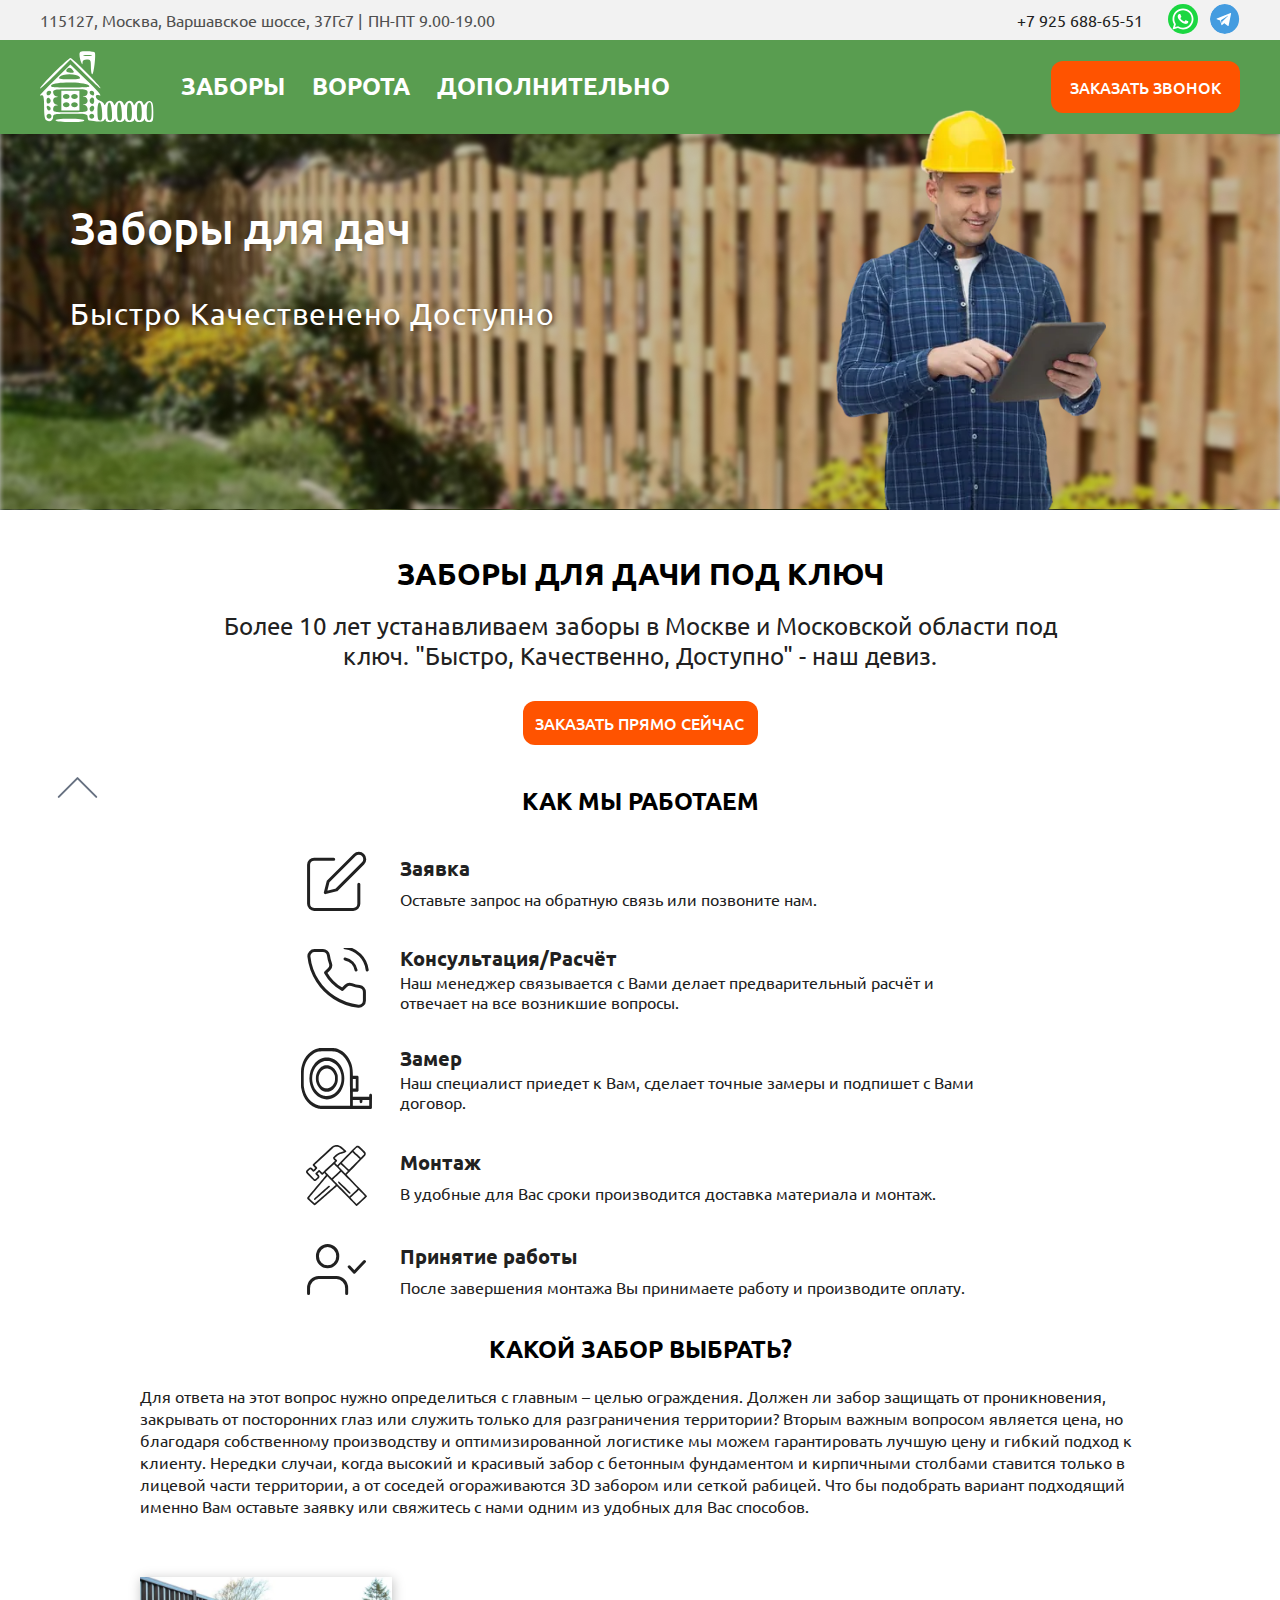
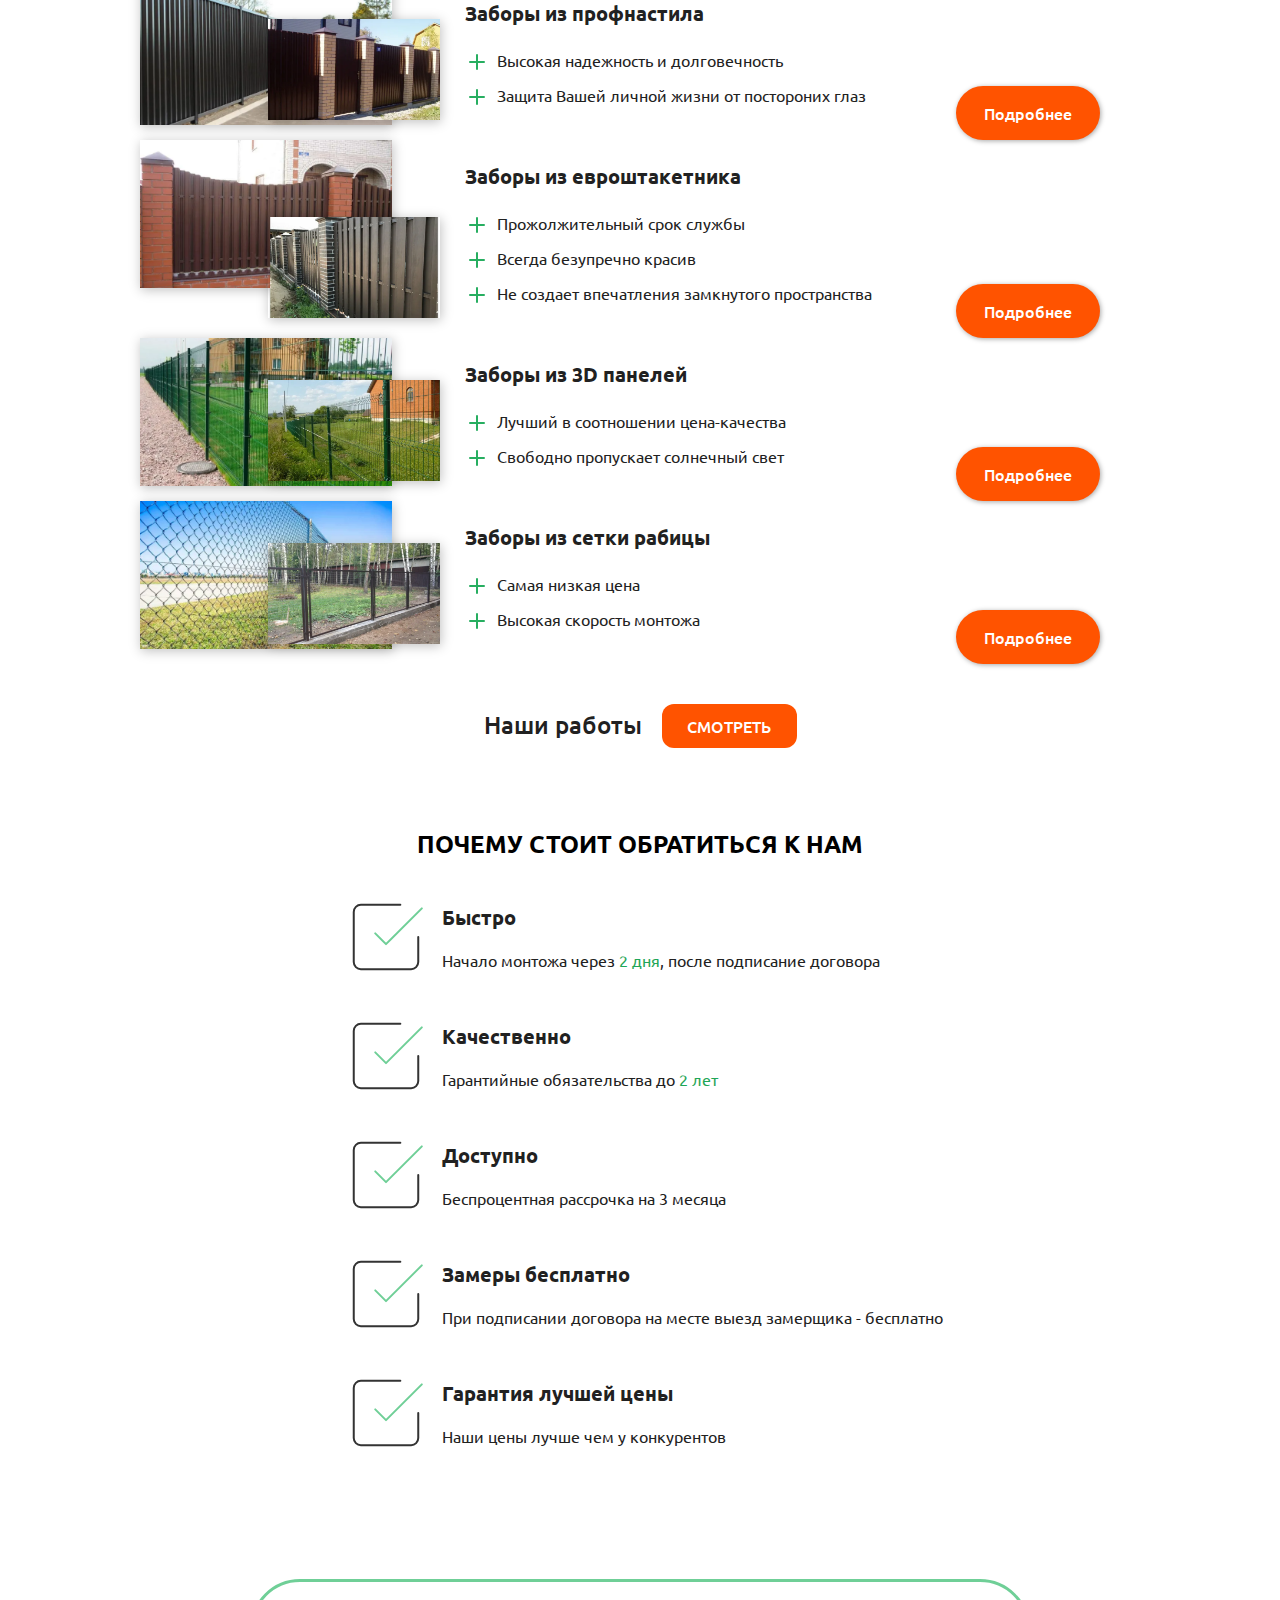
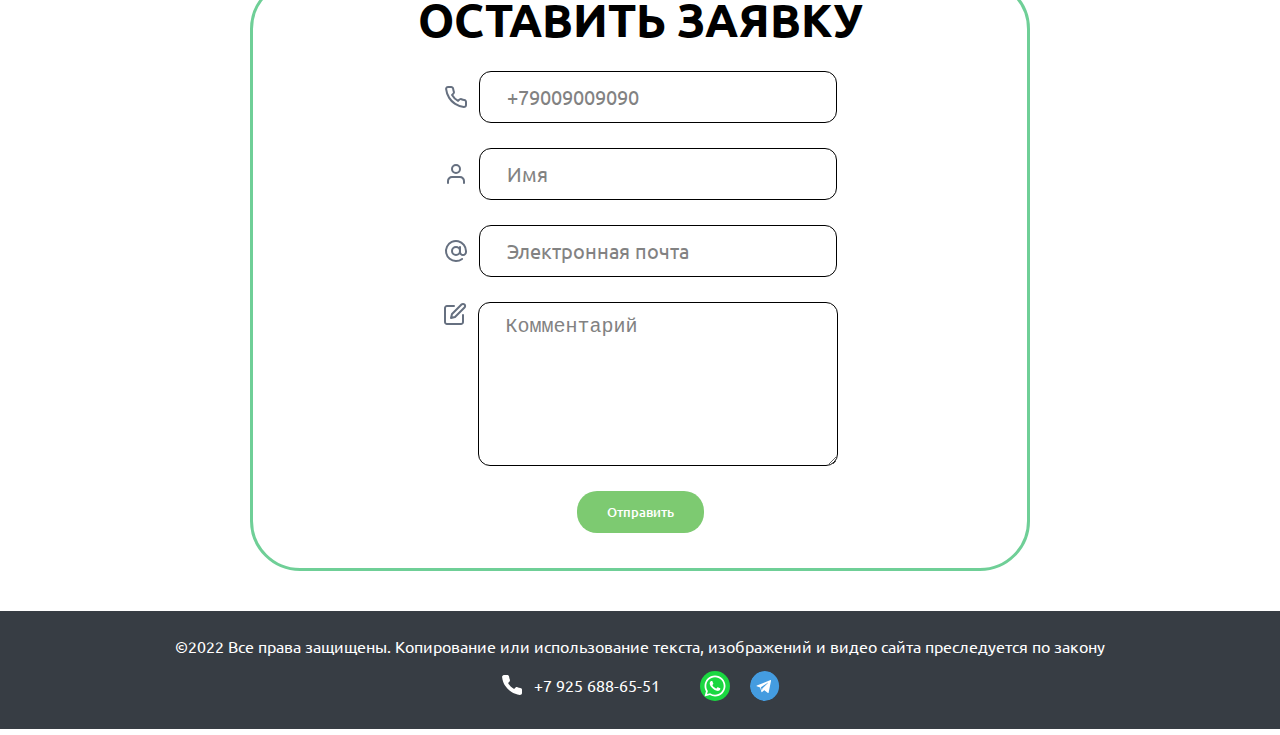
<file: index.html>
<!DOCTYPE html><html><head>    <meta charset="UTF-8">    <meta name="viewport" content="width=device-width, initial-scale=1.0">    <meta name="description" content="ЗаборыДляДач">    <link rel="icon" href="favicon.ico"><link rel="icon" href="images/icons/favicon.svg" type="image/svg+xml">    <title>ЗаборыДляДач</title>    <link rel="stylesheet" href="style/index.css"></head><body>    <div class="wrapper" id="top">        <header class="header">    <div class="header__line_info">    <div class="header__line_info__item">        <span>115127, Москва, Варшавское шоссе, 37Гс7</span>        <span style="padding: 0 2px">        <span style="padding: 0 2px">|</span>         <span>ПН-ПТ 9.00-19.00</span>    </div>    <div class="header__line_info__item">        <a class="mob__phone" data-phone="79256886551">            +7 925 688-65-51        </a>        <span class="header__line_info__network">            <a href="#">                <svg width="40" height="40" viewBox="0 0 40 40" fill="none" xmlns="http://www.w3.org/2000/svg">                    <path d="M40 0H0V40H40V0Z" fill="#1BD741"/>                    <path d="M6.01172 34.0039L7.97103 27.045C6.71108 24.9045 6.0477 22.4692 6.0477 19.9673C6.0477 12.2641 12.3147 5.99707 20.018 5.99707C27.7212 5.99707 33.9881 12.2641 33.9881 19.9673C33.9881 27.6706 27.7212 33.9376 20.018 33.9376C17.6177 33.9376 15.2674 33.3232 13.1881 32.1565L6.01172 34.0039ZM13.555 29.615L13.9826 29.8761C15.7955 30.9828 17.8825 31.5678 20.018 31.5678C26.4145 31.5678 31.6183 26.3638 31.6183 19.9673C31.6183 13.5708 26.4145 8.36689 20.018 8.36689C13.6215 8.36689 8.41752 13.5708 8.41752 19.9673C8.41752 22.1961 9.05097 24.3604 10.2492 26.2264L10.5372 26.6748L9.4089 30.6822L13.555 29.615Z" fill="white"/>                    <path d="M16.0939 13.4651L15.1874 13.4157C14.9026 13.4002 14.6233 13.4953 14.4081 13.6823C13.9687 14.0639 13.266 14.8017 13.0501 15.7631C12.7283 17.1967 13.2257 18.9521 14.513 20.7076C15.8004 22.463 18.1994 25.2716 22.4416 26.4712C23.8087 26.8578 24.884 26.5972 25.7137 26.0664C26.3709 25.6461 26.8239 24.9714 26.9871 24.2087L27.1319 23.5326C27.1779 23.3178 27.0688 23.0998 26.8692 23.0078L23.8055 21.5956C23.6066 21.504 23.3708 21.5619 23.237 21.7353L22.0343 23.2944C21.9435 23.4122 21.7879 23.4589 21.6475 23.4096C20.8238 23.1201 18.0648 21.9646 16.551 19.0485C16.4853 18.922 16.5016 18.7685 16.5948 18.6606L17.7442 17.3309C17.8617 17.1951 17.8913 17.0042 17.8208 16.8392L16.5002 13.7496C16.4298 13.5851 16.2723 13.4749 16.0939 13.4651Z" fill="white"/>                </svg>                          </a>            <a href="#">                <svg width="22" height="22" viewBox="0 0 22 22" fill="none" xmlns="http://www.w3.org/2000/svg">                    <ellipse cx="10.6721" cy="11" rx="10.6721" ry="11" fill="#449CE0"/>                    <path d="M4.98987 11.2063L7.44344 12.1493L8.39991 15.3212C8.44149 15.5355 8.69101 15.5784 8.85735 15.4498L10.2297 14.2925C10.3544 14.1639 10.5624 14.1639 10.7287 14.2925L13.1823 16.1356C13.3486 16.2642 13.5981 16.1785 13.6397 15.9642L15.4695 6.96285C15.5111 6.74853 15.3031 6.53421 15.0952 6.61994L4.98987 10.6491C4.74036 10.7348 4.74036 11.1206 4.98987 11.2063ZM8.27515 11.6778L13.0991 8.63452C13.1823 8.59166 13.2654 8.72025 13.1823 8.76311L9.23162 12.578C9.10686 12.7066 8.9821 12.878 8.9821 13.0923L8.85735 14.121C8.85735 14.2496 8.64942 14.2925 8.60783 14.121L8.1088 12.2351C7.98404 12.0207 8.06722 11.7636 8.27515 11.6778Z" fill="white"/>                </svg>            </a>        </span>    </div></div>    <div class="menu--fixed">    <nav class="header__navbar">        <div class="menu__item--logo mob-logo hidden">            <a href="index" style="display: block;">                <svg class="logotip" width="99" height="62" viewBox="0 0 99 62" fill="#fff" xmlns="http://www.w3.org/2000/svg">    <path fill-rule="evenodd" clip-rule="evenodd" d="M34.7285 6.20215C34.502 5.14062 34.3496 4.06543 34.3232 3.21387C34.2354 0.348633 34.9102 0 40.5566 0C44.04 0 47.2002 0.50293 47.5801 1.11816C48.7061 2.94531 46.7686 20 45.4336 20C44.7588 20 44.2061 17.1074 44.2061 13.5713C44.2061 7.66699 43.915 7.14258 40.6406 7.14258C38.2334 7.14258 37.043 7.95605 36.9756 9.64258C36.8906 11.7803 36.6982 11.7285 35.6494 9.28613C35.2998 8.47168 34.9717 7.34473 34.7285 6.20215ZM38.1455 3.86523C39.9092 4.20605 42.7988 4.20605 44.5625 3.86523C46.3262 3.52441 44.8828 3.24609 41.3535 3.24609C37.8242 3.24609 36.3818 3.52441 38.1455 3.86523ZM0 32.1426C0 31.3887 5.60156 25.1328 12.4473 18.2432C19.2939 11.3516 25.5635 5.71387 26.3809 5.71387C28.2812 5.71387 53.5645 31.0996 52.6133 32.0527C52.2217 32.4453 46.1709 27.001 39.1689 19.9541L26.4375 7.13965L13.2188 20.3271C5.94727 27.5801 0 32.8975 0 32.1426ZM0 38.0596C0 37.7803 5.93066 31.7031 13.1807 24.5576L26.3613 11.5645L39.3721 23.9961C52.0859 36.1455 54.9434 39.7158 50.623 38.0547C49.3096 37.5498 48.4834 38.0576 48.4834 39.3652C48.4834 40.5381 50.0879 42.1104 52.0488 42.8574C54.0098 43.6045 55.6338 45.0342 55.6562 46.0361C55.6826 47.0957 56.3086 46.8115 57.1543 45.3574C58.9746 42.2256 62.5498 42.1172 63.7139 45.1553C64.5234 47.2695 64.6992 47.2695 65.8799 45.1553C67.5322 42.1953 71.1357 42.1953 72.2695 45.1553C73.0791 47.2695 73.2549 47.2695 74.4355 45.1553C76.0889 42.1953 79.6924 42.1953 80.8252 45.1553C81.6357 47.2695 81.8105 47.2695 82.9912 45.1553C84.6172 42.2441 88.2422 42.1797 89.3389 45.041C90.0703 46.9531 90.3965 46.9229 91.9395 44.8096C92.9912 43.3701 94.6523 42.7568 96.0479 43.2939C97.8662 43.9932 98.3936 46.1348 98.3936 52.8125C98.3936 61.0498 98.2373 61.4287 94.8291 61.4287C92.8682 61.4287 91.2129 60.626 91.1514 59.6426C91.0615 58.2139 90.8945 58.2139 90.3203 59.6426C89.9238 60.626 88.0498 61.4287 86.1543 61.4287C84.2598 61.4287 82.6562 60.626 82.5957 59.6426C82.5059 58.2139 82.3389 58.2139 81.7637 59.6426C80.8271 61.9688 74.1865 61.9688 74.0391 59.6426C73.9492 58.2139 73.7822 58.2139 73.208 59.6426C72.8115 60.626 70.9375 61.4287 69.043 61.4287C67.1475 61.4287 65.5449 60.626 65.4834 59.6426C65.3936 58.2139 65.2266 58.2139 64.6523 59.6426C63.7148 61.9697 57.0469 61.9697 57.0186 59.6426C57.001 58.2646 56.7295 58.2783 55.8252 59.707C55.0576 60.917 52.7246 61.3232 49.0732 60.8799C46.0039 60.5088 43.0127 60.1572 42.4238 60.1016C41.834 60.0459 41.3535 58.7139 41.3535 57.1426C41.3535 54.4668 40.4023 54.2861 26.3809 54.2861C12.6396 54.2861 11.4082 54.5088 11.4082 56.9902C11.4082 60.1787 8.41602 61.6797 5.57422 59.9189C4.14355 59.0303 3.56445 55.6758 3.56445 48.2646C3.56445 40.7002 3.07715 37.9541 1.78223 38.2139C0.802734 38.4102 0 38.3418 0 38.0596ZM26.5547 18.5713C29.7178 18.5713 30.0215 18.2402 28.5195 16.4287C26.5879 14.0967 25.2432 13.7598 23.7666 15.2383C21.8008 17.209 22.9395 18.5713 26.5547 18.5713ZM25.668 24.2861C34.6904 24.2861 35.7734 24.0146 34.2236 22.1426C33.1016 20.7881 29.9561 20 25.668 20C21.3799 20 18.2344 20.7881 17.1113 22.1426C15.5615 24.0146 16.6455 24.2861 25.668 24.2861ZM26.4795 31.4287C42.8516 31.4287 44.4629 31.21 41.9824 29.3311C37.9971 26.3096 12.4756 26.2744 9.98145 29.2861C8.41895 31.1719 10.3984 31.4287 26.4795 31.4287ZM38.8584 38.7373C40.3486 38.6387 41.3535 37.4199 41.3535 35.7139C41.3535 33.0381 40.4023 32.8574 26.3809 32.8574C12.5488 32.8574 11.4082 33.0674 11.4082 35.6104C11.4082 37.123 12.5312 38.6553 13.9033 39.0156C16.2803 39.6367 16.2803 39.6768 13.9033 39.834C13.1455 39.8848 12.5 40.2383 12.0557 40.793C11.6465 41.3037 11.4082 41.9834 11.4082 42.7529C11.4082 44.2656 12.5312 45.7988 13.9033 46.1582C16.2803 46.7803 16.2803 46.8203 13.9033 46.9775C12.4131 47.0762 11.4082 48.2939 11.4082 50C11.4082 52.6758 12.3594 52.8574 26.3809 52.8574C40.2129 52.8574 41.3535 52.6475 41.3535 50.1045C41.3535 48.5918 40.2305 47.0586 38.8584 46.6982C37.917 46.4521 37.3486 46.2979 37.1533 46.1904C36.8545 46.0273 37.4229 45.9746 38.8584 45.8799C40.3145 45.7832 41.3535 44.5674 41.3535 42.9619C41.3535 41.4482 40.2305 39.916 38.8584 39.5557C37.9609 39.3213 37.4023 39.1699 37.1826 39.0635C36.8203 38.8877 37.3789 38.835 38.8584 38.7373ZM5.7041 36.5469C5.7041 39.0703 8.77441 38.6318 9.65527 35.9824C9.96582 35.0488 9.20312 34.2861 7.96094 34.2861C6.71875 34.2861 5.7041 35.3027 5.7041 36.5469ZM18.5381 51.4287V42.8574V34.2861H26.3809H34.2236V42.8574V51.4287H26.3809H18.5381ZM45.3652 38.2441C46.2959 38.5557 47.0576 37.791 47.0576 36.5469C47.0576 35.3027 46.043 34.2861 44.8008 34.2861C42.2822 34.2861 42.7197 37.3613 45.3652 38.2441ZM22.8154 41.4287C24.4004 41.4287 25.668 40.4756 25.668 39.2861C25.668 38.0957 24.4004 37.1426 22.8154 37.1426C21.2314 37.1426 19.9639 38.0957 19.9639 39.2861C19.9639 40.4756 21.2314 41.4287 22.8154 41.4287ZM29.9463 41.4287C31.5303 41.4287 32.7979 40.4756 32.7979 39.2861C32.7979 38.0957 31.5303 37.1426 29.9463 37.1426C28.3613 37.1426 27.0938 38.0957 27.0938 39.2861C27.0938 40.4756 28.3613 41.4287 29.9463 41.4287ZM7.48633 45.3574C8.46777 45.0303 9.26855 43.9043 9.26855 42.8574C9.26855 41.8096 8.46777 40.6846 7.48633 40.3574C6.42578 40.0029 5.7041 41.0156 5.7041 42.8574C5.7041 44.6982 6.42578 45.7119 7.48633 45.3574ZM45.7158 45.7139C46.4551 45.7139 47.0576 44.4287 47.0576 42.8574C47.0576 39.8447 44.9834 39.0127 43.4932 41.4287C42.4531 43.1143 43.8027 45.7139 45.7158 45.7139ZM22.8154 48.5713C24.4004 48.5713 25.668 47.6182 25.668 46.4287C25.668 45.2383 24.4004 44.2861 22.8154 44.2861C21.2314 44.2861 19.9639 45.2383 19.9639 46.4287C19.9639 47.6182 21.2314 48.5713 22.8154 48.5713ZM29.9463 48.5713C31.5303 48.5713 32.7979 47.6182 32.7979 46.4287C32.7979 45.2383 31.5303 44.2861 29.9463 44.2861C28.3613 44.2861 27.0938 45.2383 27.0938 46.4287C27.0938 47.6182 28.3613 48.5713 29.9463 48.5713ZM52.123 60C53.8945 60 54.251 58.5225 53.9053 52.6133C53.2881 42.0312 49.9102 41.5332 49.9102 52.0244C49.9102 58.2812 50.3877 60 52.123 60ZM60.6787 60C62.4502 60 62.8066 58.5225 62.4619 52.6133C61.8438 42.0312 58.4658 41.5332 58.4658 52.0244C58.4658 58.2812 58.9434 60 60.6787 60ZM69.2354 60C71.0059 60 71.3623 58.5225 71.0176 52.6133C70.4004 42.0312 67.0215 41.5332 67.0215 52.0244C67.0215 58.2812 67.5 60 69.2354 60ZM77.7168 60C79.3301 60 79.8555 58.2627 79.8555 52.9414C79.8555 46.2695 78.5244 43.2383 76.4893 45.2773C75.9883 45.7803 75.5781 49.2969 75.5781 53.0957C75.5781 58.2803 76.1113 60 77.7168 60ZM86.2725 60C87.8857 60 88.4121 58.2627 88.4121 52.9414C88.4121 46.2695 87.0801 43.2383 85.0449 45.2773C84.7861 45.5381 84.5508 46.6074 84.3848 48.1064C84.2295 49.501 84.1338 51.2656 84.1338 53.0957C84.1338 58.2803 84.667 60 86.2725 60ZM94.8291 60C96.4717 60 96.9678 58.1738 96.9678 52.1426C96.9678 44.8643 96.0068 42.8682 93.6406 45.2383C93.1182 45.7617 92.6904 49.2969 92.6904 53.0957C92.6904 58.2803 93.2236 60 94.8291 60ZM5.92383 49.1973C6.47852 51.874 9.26855 52.3457 9.26855 49.7617C9.26855 48.8457 8.40625 47.8076 7.34961 47.4541C6.15039 47.0547 5.61719 47.707 5.92383 49.1973ZM46.8818 50.3301C46.9941 49.96 47.0576 49.5723 47.0576 49.2012C47.0576 46.8447 44.8047 46.4453 43.4932 48.5713C42.3291 50.457 44.0352 53.1318 45.7305 52.0811C46.2217 51.7773 46.6523 51.0918 46.8818 50.3301ZM7.84277 58.5713C9.01953 58.5713 9.98145 57.6074 9.98145 56.4287C9.98145 55.25 9.01953 54.2861 7.84277 54.2861C6.66602 54.2861 5.7041 55.25 5.7041 56.4287C5.7041 57.6074 6.66602 58.5713 7.84277 58.5713ZM44.9189 58.5713C46.0957 58.5713 47.0576 57.6074 47.0576 56.4287C47.0576 55.25 46.0957 54.2861 44.9189 54.2861C43.7422 54.2861 42.7803 55.25 42.7803 56.4287C42.7803 57.6074 43.7422 58.5713 44.9189 58.5713ZM26.4648 61.4287C19.8438 61.4287 14.0312 60.7861 13.5469 60C12.9834 59.0869 17.334 58.5713 25.584 58.5713C33.2461 58.5713 38.502 59.1533 38.502 60C38.502 60.8398 33.5391 61.4287 26.4648 61.4287Z" fill="#fff"/></svg>            </a>        </div>        <ul class="menu menu--mob">            <li class="menu__item--logo menu__desk-logo">                <a href="index">                    <svg class="logotip" width="99" height="62" viewBox="0 0 99 62" fill="#fff" xmlns="http://www.w3.org/2000/svg">    <path fill-rule="evenodd" clip-rule="evenodd" d="M34.7285 6.20215C34.502 5.14062 34.3496 4.06543 34.3232 3.21387C34.2354 0.348633 34.9102 0 40.5566 0C44.04 0 47.2002 0.50293 47.5801 1.11816C48.7061 2.94531 46.7686 20 45.4336 20C44.7588 20 44.2061 17.1074 44.2061 13.5713C44.2061 7.66699 43.915 7.14258 40.6406 7.14258C38.2334 7.14258 37.043 7.95605 36.9756 9.64258C36.8906 11.7803 36.6982 11.7285 35.6494 9.28613C35.2998 8.47168 34.9717 7.34473 34.7285 6.20215ZM38.1455 3.86523C39.9092 4.20605 42.7988 4.20605 44.5625 3.86523C46.3262 3.52441 44.8828 3.24609 41.3535 3.24609C37.8242 3.24609 36.3818 3.52441 38.1455 3.86523ZM0 32.1426C0 31.3887 5.60156 25.1328 12.4473 18.2432C19.2939 11.3516 25.5635 5.71387 26.3809 5.71387C28.2812 5.71387 53.5645 31.0996 52.6133 32.0527C52.2217 32.4453 46.1709 27.001 39.1689 19.9541L26.4375 7.13965L13.2188 20.3271C5.94727 27.5801 0 32.8975 0 32.1426ZM0 38.0596C0 37.7803 5.93066 31.7031 13.1807 24.5576L26.3613 11.5645L39.3721 23.9961C52.0859 36.1455 54.9434 39.7158 50.623 38.0547C49.3096 37.5498 48.4834 38.0576 48.4834 39.3652C48.4834 40.5381 50.0879 42.1104 52.0488 42.8574C54.0098 43.6045 55.6338 45.0342 55.6562 46.0361C55.6826 47.0957 56.3086 46.8115 57.1543 45.3574C58.9746 42.2256 62.5498 42.1172 63.7139 45.1553C64.5234 47.2695 64.6992 47.2695 65.8799 45.1553C67.5322 42.1953 71.1357 42.1953 72.2695 45.1553C73.0791 47.2695 73.2549 47.2695 74.4355 45.1553C76.0889 42.1953 79.6924 42.1953 80.8252 45.1553C81.6357 47.2695 81.8105 47.2695 82.9912 45.1553C84.6172 42.2441 88.2422 42.1797 89.3389 45.041C90.0703 46.9531 90.3965 46.9229 91.9395 44.8096C92.9912 43.3701 94.6523 42.7568 96.0479 43.2939C97.8662 43.9932 98.3936 46.1348 98.3936 52.8125C98.3936 61.0498 98.2373 61.4287 94.8291 61.4287C92.8682 61.4287 91.2129 60.626 91.1514 59.6426C91.0615 58.2139 90.8945 58.2139 90.3203 59.6426C89.9238 60.626 88.0498 61.4287 86.1543 61.4287C84.2598 61.4287 82.6562 60.626 82.5957 59.6426C82.5059 58.2139 82.3389 58.2139 81.7637 59.6426C80.8271 61.9688 74.1865 61.9688 74.0391 59.6426C73.9492 58.2139 73.7822 58.2139 73.208 59.6426C72.8115 60.626 70.9375 61.4287 69.043 61.4287C67.1475 61.4287 65.5449 60.626 65.4834 59.6426C65.3936 58.2139 65.2266 58.2139 64.6523 59.6426C63.7148 61.9697 57.0469 61.9697 57.0186 59.6426C57.001 58.2646 56.7295 58.2783 55.8252 59.707C55.0576 60.917 52.7246 61.3232 49.0732 60.8799C46.0039 60.5088 43.0127 60.1572 42.4238 60.1016C41.834 60.0459 41.3535 58.7139 41.3535 57.1426C41.3535 54.4668 40.4023 54.2861 26.3809 54.2861C12.6396 54.2861 11.4082 54.5088 11.4082 56.9902C11.4082 60.1787 8.41602 61.6797 5.57422 59.9189C4.14355 59.0303 3.56445 55.6758 3.56445 48.2646C3.56445 40.7002 3.07715 37.9541 1.78223 38.2139C0.802734 38.4102 0 38.3418 0 38.0596ZM26.5547 18.5713C29.7178 18.5713 30.0215 18.2402 28.5195 16.4287C26.5879 14.0967 25.2432 13.7598 23.7666 15.2383C21.8008 17.209 22.9395 18.5713 26.5547 18.5713ZM25.668 24.2861C34.6904 24.2861 35.7734 24.0146 34.2236 22.1426C33.1016 20.7881 29.9561 20 25.668 20C21.3799 20 18.2344 20.7881 17.1113 22.1426C15.5615 24.0146 16.6455 24.2861 25.668 24.2861ZM26.4795 31.4287C42.8516 31.4287 44.4629 31.21 41.9824 29.3311C37.9971 26.3096 12.4756 26.2744 9.98145 29.2861C8.41895 31.1719 10.3984 31.4287 26.4795 31.4287ZM38.8584 38.7373C40.3486 38.6387 41.3535 37.4199 41.3535 35.7139C41.3535 33.0381 40.4023 32.8574 26.3809 32.8574C12.5488 32.8574 11.4082 33.0674 11.4082 35.6104C11.4082 37.123 12.5312 38.6553 13.9033 39.0156C16.2803 39.6367 16.2803 39.6768 13.9033 39.834C13.1455 39.8848 12.5 40.2383 12.0557 40.793C11.6465 41.3037 11.4082 41.9834 11.4082 42.7529C11.4082 44.2656 12.5312 45.7988 13.9033 46.1582C16.2803 46.7803 16.2803 46.8203 13.9033 46.9775C12.4131 47.0762 11.4082 48.2939 11.4082 50C11.4082 52.6758 12.3594 52.8574 26.3809 52.8574C40.2129 52.8574 41.3535 52.6475 41.3535 50.1045C41.3535 48.5918 40.2305 47.0586 38.8584 46.6982C37.917 46.4521 37.3486 46.2979 37.1533 46.1904C36.8545 46.0273 37.4229 45.9746 38.8584 45.8799C40.3145 45.7832 41.3535 44.5674 41.3535 42.9619C41.3535 41.4482 40.2305 39.916 38.8584 39.5557C37.9609 39.3213 37.4023 39.1699 37.1826 39.0635C36.8203 38.8877 37.3789 38.835 38.8584 38.7373ZM5.7041 36.5469C5.7041 39.0703 8.77441 38.6318 9.65527 35.9824C9.96582 35.0488 9.20312 34.2861 7.96094 34.2861C6.71875 34.2861 5.7041 35.3027 5.7041 36.5469ZM18.5381 51.4287V42.8574V34.2861H26.3809H34.2236V42.8574V51.4287H26.3809H18.5381ZM45.3652 38.2441C46.2959 38.5557 47.0576 37.791 47.0576 36.5469C47.0576 35.3027 46.043 34.2861 44.8008 34.2861C42.2822 34.2861 42.7197 37.3613 45.3652 38.2441ZM22.8154 41.4287C24.4004 41.4287 25.668 40.4756 25.668 39.2861C25.668 38.0957 24.4004 37.1426 22.8154 37.1426C21.2314 37.1426 19.9639 38.0957 19.9639 39.2861C19.9639 40.4756 21.2314 41.4287 22.8154 41.4287ZM29.9463 41.4287C31.5303 41.4287 32.7979 40.4756 32.7979 39.2861C32.7979 38.0957 31.5303 37.1426 29.9463 37.1426C28.3613 37.1426 27.0938 38.0957 27.0938 39.2861C27.0938 40.4756 28.3613 41.4287 29.9463 41.4287ZM7.48633 45.3574C8.46777 45.0303 9.26855 43.9043 9.26855 42.8574C9.26855 41.8096 8.46777 40.6846 7.48633 40.3574C6.42578 40.0029 5.7041 41.0156 5.7041 42.8574C5.7041 44.6982 6.42578 45.7119 7.48633 45.3574ZM45.7158 45.7139C46.4551 45.7139 47.0576 44.4287 47.0576 42.8574C47.0576 39.8447 44.9834 39.0127 43.4932 41.4287C42.4531 43.1143 43.8027 45.7139 45.7158 45.7139ZM22.8154 48.5713C24.4004 48.5713 25.668 47.6182 25.668 46.4287C25.668 45.2383 24.4004 44.2861 22.8154 44.2861C21.2314 44.2861 19.9639 45.2383 19.9639 46.4287C19.9639 47.6182 21.2314 48.5713 22.8154 48.5713ZM29.9463 48.5713C31.5303 48.5713 32.7979 47.6182 32.7979 46.4287C32.7979 45.2383 31.5303 44.2861 29.9463 44.2861C28.3613 44.2861 27.0938 45.2383 27.0938 46.4287C27.0938 47.6182 28.3613 48.5713 29.9463 48.5713ZM52.123 60C53.8945 60 54.251 58.5225 53.9053 52.6133C53.2881 42.0312 49.9102 41.5332 49.9102 52.0244C49.9102 58.2812 50.3877 60 52.123 60ZM60.6787 60C62.4502 60 62.8066 58.5225 62.4619 52.6133C61.8438 42.0312 58.4658 41.5332 58.4658 52.0244C58.4658 58.2812 58.9434 60 60.6787 60ZM69.2354 60C71.0059 60 71.3623 58.5225 71.0176 52.6133C70.4004 42.0312 67.0215 41.5332 67.0215 52.0244C67.0215 58.2812 67.5 60 69.2354 60ZM77.7168 60C79.3301 60 79.8555 58.2627 79.8555 52.9414C79.8555 46.2695 78.5244 43.2383 76.4893 45.2773C75.9883 45.7803 75.5781 49.2969 75.5781 53.0957C75.5781 58.2803 76.1113 60 77.7168 60ZM86.2725 60C87.8857 60 88.4121 58.2627 88.4121 52.9414C88.4121 46.2695 87.0801 43.2383 85.0449 45.2773C84.7861 45.5381 84.5508 46.6074 84.3848 48.1064C84.2295 49.501 84.1338 51.2656 84.1338 53.0957C84.1338 58.2803 84.667 60 86.2725 60ZM94.8291 60C96.4717 60 96.9678 58.1738 96.9678 52.1426C96.9678 44.8643 96.0068 42.8682 93.6406 45.2383C93.1182 45.7617 92.6904 49.2969 92.6904 53.0957C92.6904 58.2803 93.2236 60 94.8291 60ZM5.92383 49.1973C6.47852 51.874 9.26855 52.3457 9.26855 49.7617C9.26855 48.8457 8.40625 47.8076 7.34961 47.4541C6.15039 47.0547 5.61719 47.707 5.92383 49.1973ZM46.8818 50.3301C46.9941 49.96 47.0576 49.5723 47.0576 49.2012C47.0576 46.8447 44.8047 46.4453 43.4932 48.5713C42.3291 50.457 44.0352 53.1318 45.7305 52.0811C46.2217 51.7773 46.6523 51.0918 46.8818 50.3301ZM7.84277 58.5713C9.01953 58.5713 9.98145 57.6074 9.98145 56.4287C9.98145 55.25 9.01953 54.2861 7.84277 54.2861C6.66602 54.2861 5.7041 55.25 5.7041 56.4287C5.7041 57.6074 6.66602 58.5713 7.84277 58.5713ZM44.9189 58.5713C46.0957 58.5713 47.0576 57.6074 47.0576 56.4287C47.0576 55.25 46.0957 54.2861 44.9189 54.2861C43.7422 54.2861 42.7803 55.25 42.7803 56.4287C42.7803 57.6074 43.7422 58.5713 44.9189 58.5713ZM26.4648 61.4287C19.8438 61.4287 14.0312 60.7861 13.5469 60C12.9834 59.0869 17.334 58.5713 25.584 58.5713C33.2461 58.5713 38.502 59.1533 38.502 60C38.502 60.8398 33.5391 61.4287 26.4648 61.4287Z" fill="#fff"/></svg>                </a>            </li>            <li class="menu__item">                <a class="menu__link menu__list">заборы</a>                <ul class="submenu hidden">                    <li class="menu__item">                        <a href="corrugated_board" class="menu__link">из профнастила</a>                    </li>                    <li class="menu__item">                        <a href="euro_picket_fence" class="menu__link">из евроштакетника</a>                    </li>                    <li class="menu__item">                        <a href="3d_panels" class="menu__link">из 3D панелей</a>                    </li>                    <li class="menu__item">                        <a href="mesh_netting" class="menu__link">из сетки рабицы</a>                    </li>                </ul>            </li>            <li class="menu__item">                <a href="gates_and_gates" class="menu__link">ворота</a>            </li>            <li class="menu__item hidden">                <a href="gallary" class="menu__link">галерея</a>            </li>            <li class="menu__item">                <a href="extra" class="menu__link">дополнительно</a>            </li>        </ul>        <picture><source srcset="./images/person.webp" type="image/webp"><img src="./images/person.png" alt="personal" class="header__person"></picture>        <svg width="38" height="38" class="menu__icon hidden" viewBox="0 0 38 38" fill="none" xmlns="http://www.w3.org/2000/svg">            <g clip-path="url(#clip0_3_180)">            <path d="M34.503 4.76984H3.49696C1.56876 4.76984 0 6.33852 0 8.26918C0 10.1974 1.56876 11.7661 3.49696 11.7661H34.503C36.4312 11.7661 38 10.1974 38 8.26918C38 6.33852 36.4312 4.76984 34.503 4.76984Z" fill="white"/>            <path d="M34.503 15.502H3.49696C1.56876 15.502 0 17.0707 0 19.0014C0 20.9296 1.56876 22.4983 3.49696 22.4983H34.503C36.4312 22.4983 38 20.9296 38 19.0014C38 17.0707 36.4312 15.502 34.503 15.502Z" fill="white"/>            <path d="M34.503 26.2339H3.49696C1.56876 26.2339 0 27.8027 0 29.7333C0 31.6615 1.56876 33.2303 3.49696 33.2303H34.503C36.4312 33.2303 38 31.6615 38 29.7333C38 27.8027 36.4312 26.2339 34.503 26.2339Z" fill="white"/>            </g>            <defs>            <clipPath id="clip0_3_180">            <rect width="38" height="38" fill="white"/>            </clipPath>            </defs>        </svg>        <div class="menu--full hidden"></div>        <aclass="btn menu__button  menu--mob form--scroll">    Заказать звонок</a>    </nav></div></header>        <article class="banner" style="background-image: url('images/banner/bg-main.png');">    <div class="banner--hide">        <h2 class="banner__title">Заборы для дач</h2>        <p class="banner__paragraph">Быстро  Качественено  Доступно</p>    </div></article>        <section class="name_page">    <h1 class="name_page__title title__section">Заборы для дачи под ключ</h1>    <p class="name_page__paragraph">Более 10 лет устанавливаем заборы в Москве и Московской области под ключ. "Быстро, Качественно, Доступно" - наш девиз.</p></section>        <aclass="btn call_to_action form--scroll">    Заказать прямо сейчас</a>        <section class="icon_text we_work">    <h2 class="icon_text__title title__section">Как мы работаем</h2>    <div class="icon_text__list">        <div class="icon_text__item">    <div class="icon_text__item__icon we_work__icon icon--svg" style="-webkit-mask-image: url('./images/icons/we_work/edit.svg'); mask-image: url('./images/icons/we_work/edit.svg');"></div>    <h3 class="icon_text__item__title">Заявка</h3>    <p class="icon_text__item__paragraph">Оставьте запрос на обратную связь или позвоните нам.</p></div>        <div class="icon_text__item">    <div class="icon_text__item__icon we_work__icon icon--svg" style="-webkit-mask-image: url('./images/icons/we_work/phone-call.svg'); mask-image: url('./images/icons/we_work/phone-call.svg');"></div>    <h3 class="icon_text__item__title">Консультация/Расчёт</h3>    <p class="icon_text__item__paragraph">Наш менеджер связывается с Вами делает предварительный расчёт и отвечает на все возникшие вопросы.</p></div>        <div class="icon_text__item">    <div class="icon_text__item__icon we_work__icon icon--svg" style="-webkit-mask-image: url('./images/icons/we_work/roulet.svg'); mask-image: url('./images/icons/we_work/roulet.svg');"></div>    <h3 class="icon_text__item__title">Замер</h3>    <p class="icon_text__item__paragraph">Наш специалист приедет к Вам, сделает точные замеры и подпишет с Вами договор.</p></div>        <div class="icon_text__item">    <div class="icon_text__item__icon we_work__icon icon--svg" style="-webkit-mask-image: url('./images/icons/we_work/repair.svg'); mask-image: url('./images/icons/we_work/repair.svg');"></div>    <h3 class="icon_text__item__title">Монтаж</h3>    <p class="icon_text__item__paragraph">В удобные для Вас сроки производится доставка материала и монтаж.</p></div>        <div class="icon_text__item">    <div class="icon_text__item__icon we_work__icon icon--svg" style="-webkit-mask-image: url('./images/icons/we_work/user-check.svg'); mask-image: url('./images/icons/we_work/user-check.svg');"></div>    <h3 class="icon_text__item__title">Принятие работы</h3>    <p class="icon_text__item__paragraph">После завершения монтажа Вы принимаете работу и производите оплату.</p></div>    </div></section>        <section class="what_fence">    <h1 class="what_fence__title title__section">Какой забор выбрать?</h1>    <p class="what_fence__paragraph">        Для ответа на этот вопрос нужно определиться с главным – целью ограждения. Должен ли забор защищать от проникновения, закрывать от посторонних глаз или служить только для разграничения территории?         Вторым важным вопросом является цена, но благодаря собственному производству и оптимизированной логистике мы можем гарантировать лучшую цену и гибкий подход к клиенту. Нередки случаи, когда высокий и красивый забор с бетонным фундаментом и кирпичными столбами ставится только в лицевой части территории, а от соседей огораживаются 3D забором или сеткой рабицей.        Что бы подобрать вариант подходящий именно Вам оставьте заявку или свяжитесь с нами одним из удобных для Вас способов.    </p></section>        <section class="list_fences">    <div class="list_fences__item">    <div class="list_fences__item__img">        <picture><source srcset="images/corrugated_board/1.webp" type="image/webp"><img src="images/corrugated_board/1.png" alt="Изображение - Заборы из профнастила (вид 1)" class="list_fences__item__img--first"></picture>        <picture><source srcset="images/corrugated_board/2.webp" type="image/webp"><img src="images/corrugated_board/2.png" alt="Изображение - Заборы из профнастила (вид 2)" class="list_fences__item__img--last"></picture>    </div>        <h3 class="list_fences__item__title">Заборы из профнастила</h3>    <div class="list_fences__benefit">                <div class="list_fences__benefit__item">            <svg width="24" height="24" viewBox="0 0 24 24" fill="none" xmlns="http://www.w3.org/2000/svg">                <path d="M12 5V19" stroke="#27AE60" stroke-width="2" stroke-linecap="round" stroke-linejoin="round"/>                <path d="M5 12H19" stroke="#27AE60" stroke-width="2" stroke-linecap="round" stroke-linejoin="round"/>            </svg>            <p class="list_fences__benefit__text">                Высокая надежность и долговечность            </p>        </div>                <div class="list_fences__benefit__item">            <svg width="24" height="24" viewBox="0 0 24 24" fill="none" xmlns="http://www.w3.org/2000/svg">                <path d="M12 5V19" stroke="#27AE60" stroke-width="2" stroke-linecap="round" stroke-linejoin="round"/>                <path d="M5 12H19" stroke="#27AE60" stroke-width="2" stroke-linecap="round" stroke-linejoin="round"/>            </svg>            <p class="list_fences__benefit__text">                Защита Вашей личной жизни от постороних глаз            </p>        </div>                    </div>    <a     href="corrugated_board.html" class="btn next_info">    Подробнее</a></div>     <div class="list_fences__item">    <div class="list_fences__item__img">        <picture><source srcset="images/euro_picket_fence/1.webp" type="image/webp"><img src="images/euro_picket_fence/1.png" alt="Изображение - Заборы из евроштакетника (вид 1)" class="list_fences__item__img--first"></picture>        <picture><source srcset="images/euro_picket_fence/2.webp" type="image/webp"><img src="images/euro_picket_fence/2.png" alt="Изображение - Заборы из евроштакетника (вид 2)" class="list_fences__item__img--last"></picture>    </div>        <h3 class="list_fences__item__title">Заборы из евроштакетника</h3>    <div class="list_fences__benefit">                <div class="list_fences__benefit__item">            <svg width="24" height="24" viewBox="0 0 24 24" fill="none" xmlns="http://www.w3.org/2000/svg">                <path d="M12 5V19" stroke="#27AE60" stroke-width="2" stroke-linecap="round" stroke-linejoin="round"/>                <path d="M5 12H19" stroke="#27AE60" stroke-width="2" stroke-linecap="round" stroke-linejoin="round"/>            </svg>            <p class="list_fences__benefit__text">                Прожолжительный срок службы            </p>        </div>                <div class="list_fences__benefit__item">            <svg width="24" height="24" viewBox="0 0 24 24" fill="none" xmlns="http://www.w3.org/2000/svg">                <path d="M12 5V19" stroke="#27AE60" stroke-width="2" stroke-linecap="round" stroke-linejoin="round"/>                <path d="M5 12H19" stroke="#27AE60" stroke-width="2" stroke-linecap="round" stroke-linejoin="round"/>            </svg>            <p class="list_fences__benefit__text">                Всегда безупречно красив            </p>        </div>                            <div class="list_fences__benefit__item">                <svg width="24" height="24" viewBox="0 0 24 24" fill="none" xmlns="http://www.w3.org/2000/svg">                    <path d="M12 5V19" stroke="#27AE60" stroke-width="2" stroke-linecap="round" stroke-linejoin="round"/>                    <path d="M5 12H19" stroke="#27AE60" stroke-width="2" stroke-linecap="round" stroke-linejoin="round"/>                </svg>                <p class="list_fences__benefit__text">                    Не создает впечатления замкнутого пространства                </p>            </div>            </div>    <a     href="euro_picket_fence.html" class="btn next_info">    Подробнее</a></div>     <div class="list_fences__item">    <div class="list_fences__item__img">        <picture><source srcset="images/3d_panels/1.webp" type="image/webp"><img src="images/3d_panels/1.png" alt="Изображение - Заборы из 3D панелей (вид 1)" class="list_fences__item__img--first"></picture>        <picture><source srcset="images/3d_panels/2.webp" type="image/webp"><img src="images/3d_panels/2.png" alt="Изображение - Заборы из 3D панелей (вид 2)" class="list_fences__item__img--last"></picture>    </div>        <h3 class="list_fences__item__title">Заборы из 3D панелей</h3>    <div class="list_fences__benefit">                <div class="list_fences__benefit__item">            <svg width="24" height="24" viewBox="0 0 24 24" fill="none" xmlns="http://www.w3.org/2000/svg">                <path d="M12 5V19" stroke="#27AE60" stroke-width="2" stroke-linecap="round" stroke-linejoin="round"/>                <path d="M5 12H19" stroke="#27AE60" stroke-width="2" stroke-linecap="round" stroke-linejoin="round"/>            </svg>            <p class="list_fences__benefit__text">                Лучший в соотношении цена-качества            </p>        </div>                <div class="list_fences__benefit__item">            <svg width="24" height="24" viewBox="0 0 24 24" fill="none" xmlns="http://www.w3.org/2000/svg">                <path d="M12 5V19" stroke="#27AE60" stroke-width="2" stroke-linecap="round" stroke-linejoin="round"/>                <path d="M5 12H19" stroke="#27AE60" stroke-width="2" stroke-linecap="round" stroke-linejoin="round"/>            </svg>            <p class="list_fences__benefit__text">                Свободно пропускает солнечный свет            </p>        </div>                    </div>    <a     href="3d_panels.html" class="btn next_info">    Подробнее</a></div>     <div class="list_fences__item">    <div class="list_fences__item__img">        <picture><source srcset="images/mesh_netting/1.webp" type="image/webp"><img src="images/mesh_netting/1.png" alt="Изображение - Заборы из сетки рабицы (вид 1)" class="list_fences__item__img--first"></picture>        <picture><source srcset="images/mesh_netting/2.webp" type="image/webp"><img src="images/mesh_netting/2.png" alt="Изображение - Заборы из сетки рабицы (вид 2)" class="list_fences__item__img--last"></picture>    </div>        <h3 class="list_fences__item__title">Заборы из сетки рабицы</h3>    <div class="list_fences__benefit">                <div class="list_fences__benefit__item">            <svg width="24" height="24" viewBox="0 0 24 24" fill="none" xmlns="http://www.w3.org/2000/svg">                <path d="M12 5V19" stroke="#27AE60" stroke-width="2" stroke-linecap="round" stroke-linejoin="round"/>                <path d="M5 12H19" stroke="#27AE60" stroke-width="2" stroke-linecap="round" stroke-linejoin="round"/>            </svg>            <p class="list_fences__benefit__text">                Самая низкая цена            </p>        </div>                <div class="list_fences__benefit__item">            <svg width="24" height="24" viewBox="0 0 24 24" fill="none" xmlns="http://www.w3.org/2000/svg">                <path d="M12 5V19" stroke="#27AE60" stroke-width="2" stroke-linecap="round" stroke-linejoin="round"/>                <path d="M5 12H19" stroke="#27AE60" stroke-width="2" stroke-linecap="round" stroke-linejoin="round"/>            </svg>            <p class="list_fences__benefit__text">                Высокая скорость монтожа            </p>        </div>                    </div>    <a     href="mesh_netting.html" class="btn next_info">    Подробнее</a></div> </section>        <div class="gallary__go_page">    <h2 class="gallary__go_page__text">Наши работы</h2>        <a     href="gallary" class="btn call_to_action form--scroll gallary__go_page__link">    смотреть</a></div>        <section class="icon_text benefist">    <h2 class="icon_text__title title__section">Почему стоит обратиться к нам</h2>    <div class="icon_text__list">        <div class="icon_text__item">    <svg class="icon_text__item__icon" width="86" height="86" viewBox="0 0 86 86" fill="none" xmlns="http://www.w3.org/2000/svg">        <path d="M32.25 39.4163L43 50.1663L78.8333 14.333" stroke="#6FCF97" stroke-width="2" stroke-linecap="round" stroke-linejoin="round"/>        <path d="M75.25 43V68.0833C75.25 69.9841 74.4949 71.8069 73.1509 73.1509C71.8069 74.4949 69.9841 75.25 68.0833 75.25H17.9167C16.0159 75.25 14.1931 74.4949 12.8491 73.1509C11.5051 71.8069 10.75 69.9841 10.75 68.0833V17.9167C10.75 16.0159 11.5051 14.1931 12.8491 12.8491C14.1931 11.5051 16.0159 10.75 17.9167 10.75H57.3333" stroke="#333333" stroke-width="2" stroke-linecap="round" stroke-linejoin="round"/>    </svg>    <h3 class="icon_text__item__title">Быстро</h3>    <p class="icon_text__item__paragraph">Начало монтожа через <span class='attent'>2 дня</span>, после подписание договора</p></div>        <div class="icon_text__item">    <svg class="icon_text__item__icon" width="86" height="86" viewBox="0 0 86 86" fill="none" xmlns="http://www.w3.org/2000/svg">        <path d="M32.25 39.4163L43 50.1663L78.8333 14.333" stroke="#6FCF97" stroke-width="2" stroke-linecap="round" stroke-linejoin="round"/>        <path d="M75.25 43V68.0833C75.25 69.9841 74.4949 71.8069 73.1509 73.1509C71.8069 74.4949 69.9841 75.25 68.0833 75.25H17.9167C16.0159 75.25 14.1931 74.4949 12.8491 73.1509C11.5051 71.8069 10.75 69.9841 10.75 68.0833V17.9167C10.75 16.0159 11.5051 14.1931 12.8491 12.8491C14.1931 11.5051 16.0159 10.75 17.9167 10.75H57.3333" stroke="#333333" stroke-width="2" stroke-linecap="round" stroke-linejoin="round"/>    </svg>    <h3 class="icon_text__item__title">Качественно</h3>    <p class="icon_text__item__paragraph">Гарантийные обязательства до <span class='attent'>2 лет</span></p></div>        <div class="icon_text__item">    <svg class="icon_text__item__icon" width="86" height="86" viewBox="0 0 86 86" fill="none" xmlns="http://www.w3.org/2000/svg">        <path d="M32.25 39.4163L43 50.1663L78.8333 14.333" stroke="#6FCF97" stroke-width="2" stroke-linecap="round" stroke-linejoin="round"/>        <path d="M75.25 43V68.0833C75.25 69.9841 74.4949 71.8069 73.1509 73.1509C71.8069 74.4949 69.9841 75.25 68.0833 75.25H17.9167C16.0159 75.25 14.1931 74.4949 12.8491 73.1509C11.5051 71.8069 10.75 69.9841 10.75 68.0833V17.9167C10.75 16.0159 11.5051 14.1931 12.8491 12.8491C14.1931 11.5051 16.0159 10.75 17.9167 10.75H57.3333" stroke="#333333" stroke-width="2" stroke-linecap="round" stroke-linejoin="round"/>    </svg>    <h3 class="icon_text__item__title">Доступно</h3>    <p class="icon_text__item__paragraph">Беспроцентная рассрочка на 3 месяца</p></div>        <div class="icon_text__item">    <svg class="icon_text__item__icon" width="86" height="86" viewBox="0 0 86 86" fill="none" xmlns="http://www.w3.org/2000/svg">        <path d="M32.25 39.4163L43 50.1663L78.8333 14.333" stroke="#6FCF97" stroke-width="2" stroke-linecap="round" stroke-linejoin="round"/>        <path d="M75.25 43V68.0833C75.25 69.9841 74.4949 71.8069 73.1509 73.1509C71.8069 74.4949 69.9841 75.25 68.0833 75.25H17.9167C16.0159 75.25 14.1931 74.4949 12.8491 73.1509C11.5051 71.8069 10.75 69.9841 10.75 68.0833V17.9167C10.75 16.0159 11.5051 14.1931 12.8491 12.8491C14.1931 11.5051 16.0159 10.75 17.9167 10.75H57.3333" stroke="#333333" stroke-width="2" stroke-linecap="round" stroke-linejoin="round"/>    </svg>    <h3 class="icon_text__item__title">Замеры бесплатно</h3>    <p class="icon_text__item__paragraph">При подписании договора на месте выезд замерщика - бесплатно</p></div>        <div class="icon_text__item">    <svg class="icon_text__item__icon" width="86" height="86" viewBox="0 0 86 86" fill="none" xmlns="http://www.w3.org/2000/svg">        <path d="M32.25 39.4163L43 50.1663L78.8333 14.333" stroke="#6FCF97" stroke-width="2" stroke-linecap="round" stroke-linejoin="round"/>        <path d="M75.25 43V68.0833C75.25 69.9841 74.4949 71.8069 73.1509 73.1509C71.8069 74.4949 69.9841 75.25 68.0833 75.25H17.9167C16.0159 75.25 14.1931 74.4949 12.8491 73.1509C11.5051 71.8069 10.75 69.9841 10.75 68.0833V17.9167C10.75 16.0159 11.5051 14.1931 12.8491 12.8491C14.1931 11.5051 16.0159 10.75 17.9167 10.75H57.3333" stroke="#333333" stroke-width="2" stroke-linecap="round" stroke-linejoin="round"/>    </svg>    <h3 class="icon_text__item__title">Гарантия лучшей цены</h3>    <p class="icon_text__item__paragraph">Наши цены лучше чем у конкурентов</p></div>    </div></section>        <div id="form--scroll"></div><section class="order_form">    <form class="form" method="POST" id="form" action="telegram/messageTelegram.php">        <h2 class="form__title title__section">Оставить заявку</h2>        <input class="form__input" type="hidden" name="type" value="Главная">            <label class="form__item">            <svg width="24" height="24" viewBox="0 0 24 24" fill="none" xmlns="http://www.w3.org/2000/svg">                <path d="M22.0004 16.9201V19.9201C22.0016 20.1986 21.9445 20.4743 21.8329 20.7294C21.7214 20.9846 21.5577 21.2137 21.3525 21.402C21.1473 21.5902 20.905 21.7336 20.6412 21.8228C20.3773 21.912 20.0978 21.9452 19.8204 21.9201C16.7433 21.5857 13.7874 20.5342 11.1904 18.8501C8.77425 17.3148 6.72576 15.2663 5.19042 12.8501C3.5004 10.2413 2.44866 7.27109 2.12042 4.1801C2.09543 3.90356 2.1283 3.62486 2.21692 3.36172C2.30555 3.09859 2.44799 2.85679 2.63519 2.65172C2.82238 2.44665 3.05023 2.28281 3.30421 2.17062C3.5582 2.05843 3.83276 2.00036 4.11042 2.0001H7.11042C7.59573 1.99532 8.06621 2.16718 8.43418 2.48363C8.80215 2.80008 9.0425 3.23954 9.11042 3.7201C9.23704 4.68016 9.47187 5.62282 9.81042 6.5301C9.94497 6.88802 9.97408 7.27701 9.89433 7.65098C9.81457 8.02494 9.62928 8.36821 9.36042 8.6401L8.09042 9.9101C9.51398 12.4136 11.5869 14.4865 14.0904 15.9101L15.3604 14.6401C15.6323 14.3712 15.9756 14.1859 16.3495 14.1062C16.7235 14.0264 17.1125 14.0556 17.4704 14.1901C18.3777 14.5286 19.3204 14.7635 20.2804 14.8901C20.7662 14.9586 21.2098 15.2033 21.527 15.5776C21.8441 15.9519 22.0126 16.4297 22.0004 16.9201Z" stroke="#667080" stroke-width="2" stroke-linecap="round" stroke-linejoin="round"/>            </svg>            <input class="form__input" id="online_phone" type="tel" name="phone"                 required                pattern="\+7\s?[\(]{0,1}9[0-9]{2}[\)]{0,1}\s?\d{3}[-]{0,1}\d{2}[-]{0,1}\d{2}"                placeholder="+79009009090" maxlength="12">        </label>            <label class="form__item">            <svg width="24" height="24" viewBox="0 0 24 24" fill="none" xmlns="http://www.w3.org/2000/svg">                <path d="M20 21V19C20 17.9391 19.5786 16.9217 18.8284 16.1716C18.0783 15.4214 17.0609 15 16 15H8C6.93913 15 5.92172 15.4214 5.17157 16.1716C4.42143 16.9217 4 17.9391 4 19V21" stroke="#667080" stroke-width="2" stroke-linecap="round" stroke-linejoin="round"/>                <path d="M12 11C14.2091 11 16 9.20914 16 7C16 4.79086 14.2091 3 12 3C9.79086 3 8 4.79086 8 7C8 9.20914 9.79086 11 12 11Z" stroke="#667080" stroke-width="2" stroke-linecap="round" stroke-linejoin="round"/>            </svg>            <input class="form__input" type="text" name="name" placeholder="Имя" required>        </label>            <label class="form__item">            <svg width="24" height="24" viewBox="0 0 24 24" fill="none" xmlns="http://www.w3.org/2000/svg">                <path d="M12 16C14.2091 16 16 14.2091 16 12C16 9.79086 14.2091 8 12 8C9.79086 8 8 9.79086 8 12C8 14.2091 9.79086 16 12 16Z" stroke="#667080" stroke-width="2" stroke-linecap="round" stroke-linejoin="round"/>                <path d="M16 8.00036V13.0004C16 13.796 16.3161 14.5591 16.8787 15.1217C17.4413 15.6843 18.2044 16.0004 19 16.0004C19.7957 16.0004 20.5587 15.6843 21.1213 15.1217C21.6839 14.5591 22 13.796 22 13.0004V12.0004C21.9999 9.74339 21.2362 7.55283 19.8333 5.78489C18.4303 4.01694 16.4706 2.77558 14.2726 2.26265C12.0747 1.74973 9.76794 1.9954 7.72736 2.95972C5.68677 3.92405 4.03241 5.55031 3.03327 7.57408C2.03413 9.59785 1.74898 11.9001 2.22418 14.1065C2.69938 16.3128 3.90699 18.2936 5.65064 19.7266C7.39429 21.1597 9.57144 21.9607 11.8281 21.9995C14.0847 22.0383 16.2881 21.3126 18.08 19.9404" stroke="#667080" stroke-width="2" stroke-linecap="round" stroke-linejoin="round"/>            </svg>            <input class="form__input" type="email" name="email" placeholder="Электронная почта">        </label>            <label class="form__item">            <svg class="form__icon" width="24" height="24" viewBox="0 0 24 24" fill="none" xmlns="http://www.w3.org/2000/svg">                <path d="M11 4H4C3.46957 4 2.96086 4.21071 2.58579 4.58579C2.21071 4.96086 2 5.46957 2 6V20C2 20.5304 2.21071 21.0391 2.58579 21.4142C2.96086 21.7893 3.46957 22 4 22H18C18.5304 22 19.0391 21.7893 19.4142 21.4142C19.7893 21.0391 20 20.5304 20 20V13" stroke="#667080" stroke-width="2" stroke-linecap="round" stroke-linejoin="round"/>                <path d="M18.5 2.50023C18.8978 2.1024 19.4374 1.87891 20 1.87891C20.5626 1.87891 21.1022 2.1024 21.5 2.50023C21.8978 2.89805 22.1213 3.43762 22.1213 4.00023C22.1213 4.56284 21.8978 5.1024 21.5 5.50023L12 15.0002L8 16.0002L9 12.0002L18.5 2.50023Z" stroke="#667080" stroke-width="2" stroke-linecap="round" stroke-linejoin="round"/>            </svg>            <textarea class="form__input" name="comment" cols="24" rows="6" placeholder="Комментарий"></textarea>        </label>            <div class="form__item">            <input class="btn form__button" type="submit" value="Отправить">        </div>            </form></section>        <div class="arrow--fixed">    <div class="arrow__area">        <a class="arrow_up" href="#top">            <svg width="75" height="75" viewBox="0 0 75 75" fill="none" xmlns="http://www.w3.org/2000/svg">                <path d="M56.25 46.875L37.5 28.125L18.75 46.875" stroke="#667080" stroke-width="2" stroke-linecap="round" stroke-linejoin="round"/>            </svg>        </a>    </div></div><footer class="footer">        <p class="footer__paragraph">    <span class="footer__paragraph--symbol">©</span>2022 Все права защищены. Копирование или использование текста, изображений и видео сайта преследуется по закону</p>    <div class="footer__network">    <div class="footer__network_phone">        <a class="mob__phone" data-phone="79256886551">            <svg width="24" height="24" viewBox="0 0 24 24" fill="#fff" xmlns="http://www.w3.org/2000/svg">                <path d="M22.0004 16.9201V19.9201C22.0016 20.1986 21.9445 20.4743 21.8329 20.7294C21.7214 20.9846 21.5577 21.2137 21.3525 21.402C21.1473 21.5902 20.905 21.7336 20.6412 21.8228C20.3773 21.912 20.0978 21.9452 19.8204 21.9201C16.7433 21.5857 13.7874 20.5342 11.1904 18.8501C8.77425 17.3148 6.72576 15.2663 5.19042 12.8501C3.5004 10.2413 2.44866 7.27109 2.12042 4.1801C2.09543 3.90356 2.1283 3.62486 2.21692 3.36172C2.30555 3.09859 2.44799 2.85679 2.63519 2.65172C2.82238 2.44665 3.05023 2.28281 3.30421 2.17062C3.5582 2.05843 3.83276 2.00036 4.11042 2.0001H7.11042C7.59573 1.99532 8.06621 2.16718 8.43418 2.48363C8.80215 2.80008 9.0425 3.23954 9.11042 3.7201C9.23704 4.68016 9.47187 5.62282 9.81042 6.5301C9.94497 6.88802 9.97408 7.27701 9.89433 7.65098C9.81457 8.02494 9.62928 8.36821 9.36042 8.6401L8.09042 9.9101C9.51398 12.4136 11.5869 14.4865 14.0904 15.9101L15.3604 14.6401C15.6323 14.3712 15.9756 14.1859 16.3495 14.1062C16.7235 14.0264 17.1125 14.0556 17.4704 14.1901C18.3777 14.5286 19.3204 14.7635 20.2804 14.8901C20.7662 14.9586 21.2098 15.2033 21.527 15.5776C21.8441 15.9519 22.0126 16.4297 22.0004 16.9201Z" stroke="transparent" stroke-width="2" stroke-linecap="round" stroke-linejoin="round"/>            </svg>            <span>+7 925 688-65-51</span>        </a>    </div>    <div class="footer__network_soc">        <a href="#">            <svg width="40" height="40" viewBox="0 0 40 40" fill="none" xmlns="http://www.w3.org/2000/svg">                <path d="M40 0H0V40H40V0Z" fill="#1BD741"/>                <path d="M6.01172 34.0039L7.97103 27.045C6.71108 24.9045 6.0477 22.4692 6.0477 19.9673C6.0477 12.2641 12.3147 5.99707 20.018 5.99707C27.7212 5.99707 33.9881 12.2641 33.9881 19.9673C33.9881 27.6706 27.7212 33.9376 20.018 33.9376C17.6177 33.9376 15.2674 33.3232 13.1881 32.1565L6.01172 34.0039ZM13.555 29.615L13.9826 29.8761C15.7955 30.9828 17.8825 31.5678 20.018 31.5678C26.4145 31.5678 31.6183 26.3638 31.6183 19.9673C31.6183 13.5708 26.4145 8.36689 20.018 8.36689C13.6215 8.36689 8.41752 13.5708 8.41752 19.9673C8.41752 22.1961 9.05097 24.3604 10.2492 26.2264L10.5372 26.6748L9.4089 30.6822L13.555 29.615Z" fill="white"/>                <path d="M16.0939 13.4651L15.1874 13.4157C14.9026 13.4002 14.6233 13.4953 14.4081 13.6823C13.9687 14.0639 13.266 14.8017 13.0501 15.7631C12.7283 17.1967 13.2257 18.9521 14.513 20.7076C15.8004 22.463 18.1994 25.2716 22.4416 26.4712C23.8087 26.8578 24.884 26.5972 25.7137 26.0664C26.3709 25.6461 26.8239 24.9714 26.9871 24.2087L27.1319 23.5326C27.1779 23.3178 27.0688 23.0998 26.8692 23.0078L23.8055 21.5956C23.6066 21.504 23.3708 21.5619 23.237 21.7353L22.0343 23.2944C21.9435 23.4122 21.7879 23.4589 21.6475 23.4096C20.8238 23.1201 18.0648 21.9646 16.551 19.0485C16.4853 18.922 16.5016 18.7685 16.5948 18.6606L17.7442 17.3309C17.8617 17.1951 17.8913 17.0042 17.8208 16.8392L16.5002 13.7496C16.4298 13.5851 16.2723 13.4749 16.0939 13.4651Z" fill="white"/>            </svg>               </a>                    <a href="#">            <svg width="22" height="22" viewBox="0 0 22 22" fill="none" xmlns="http://www.w3.org/2000/svg">                <ellipse cx="10.6721" cy="11" rx="10.6721" ry="11" fill="#449CE0"/>                <path d="M4.98987 11.2063L7.44344 12.1493L8.39991 15.3212C8.44149 15.5355 8.69101 15.5784 8.85735 15.4498L10.2297 14.2925C10.3544 14.1639 10.5624 14.1639 10.7287 14.2925L13.1823 16.1356C13.3486 16.2642 13.5981 16.1785 13.6397 15.9642L15.4695 6.96285C15.5111 6.74853 15.3031 6.53421 15.0952 6.61994L4.98987 10.6491C4.74036 10.7348 4.74036 11.1206 4.98987 11.2063ZM8.27515 11.6778L13.0991 8.63452C13.1823 8.59166 13.2654 8.72025 13.1823 8.76311L9.23162 12.578C9.10686 12.7066 8.9821 12.878 8.9821 13.0923L8.85735 14.121C8.85735 14.2496 8.64942 14.2925 8.60783 14.121L8.1088 12.2351C7.98404 12.0207 8.06722 11.7636 8.27515 11.6778Z" fill="white"/>            </svg>        </a>    </div></div></footer>    </div>    <script src="scripts/index.js"></script></body></html>
</file>
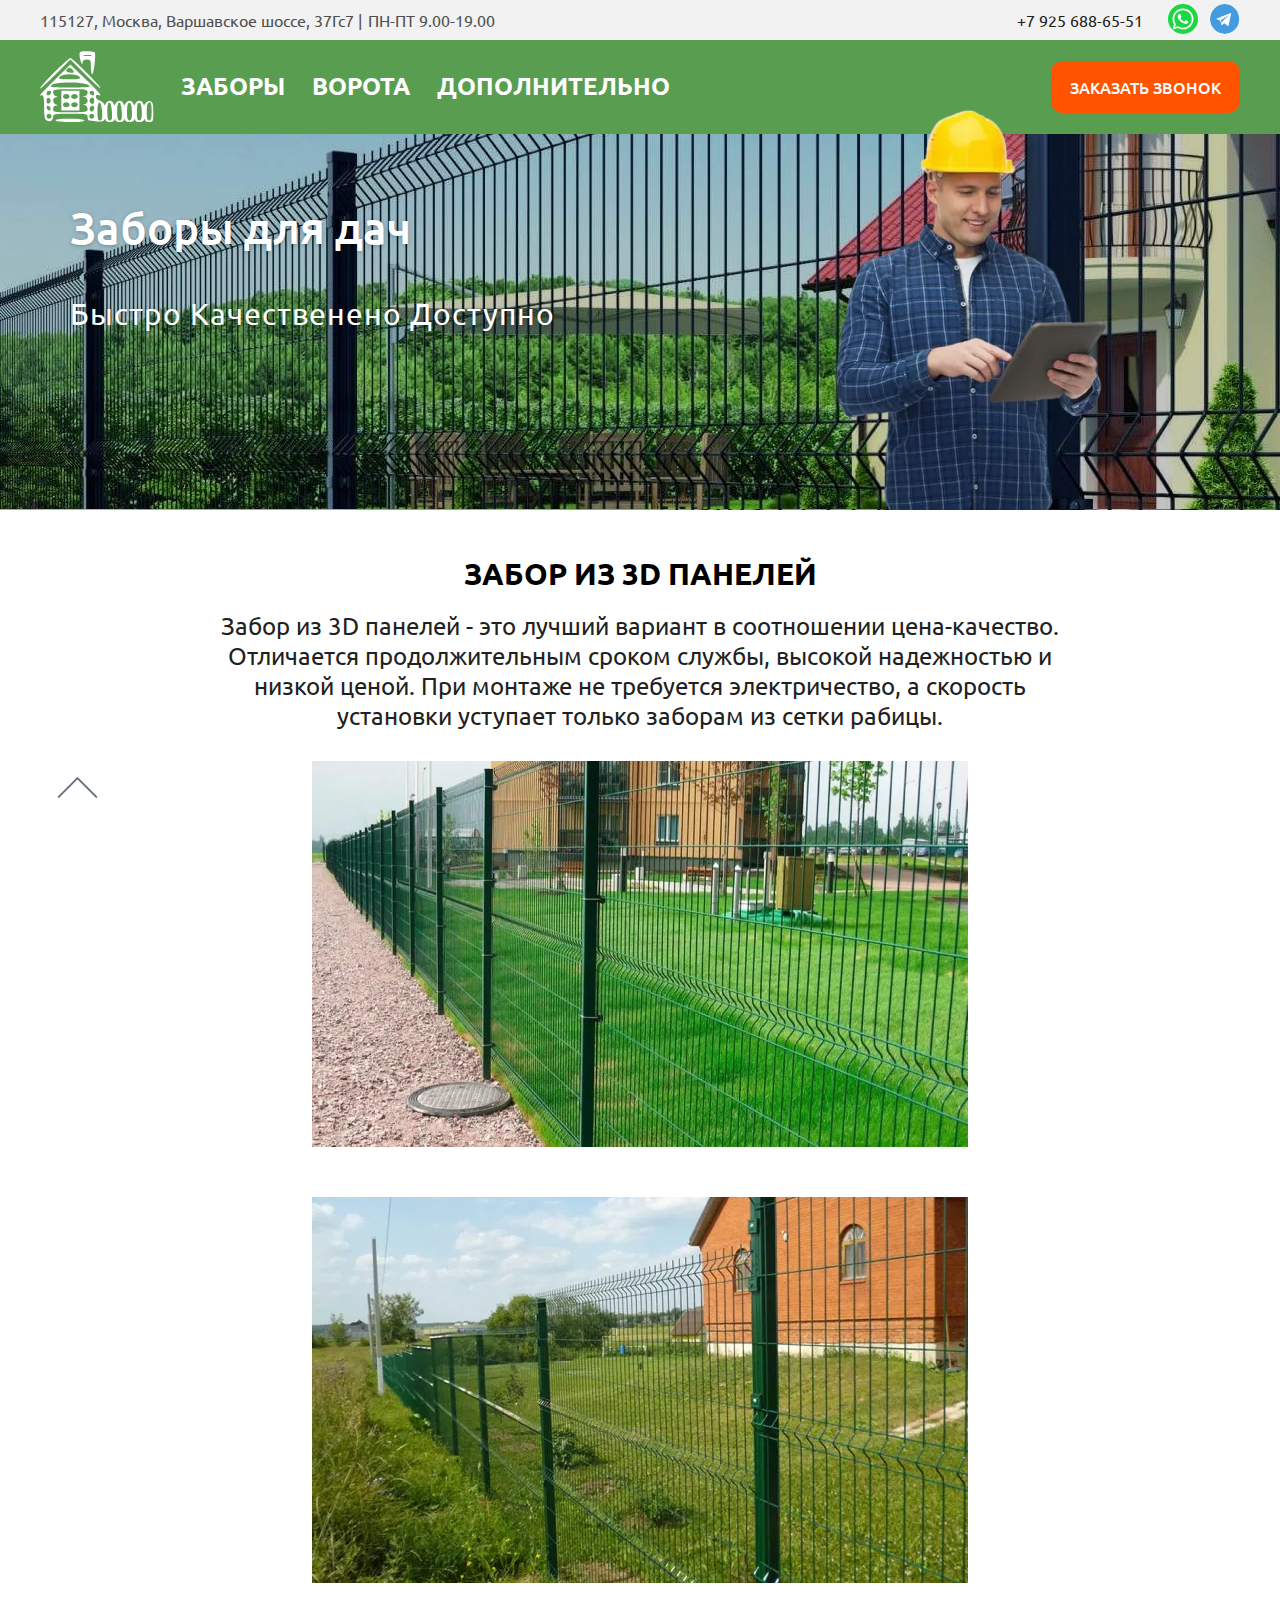
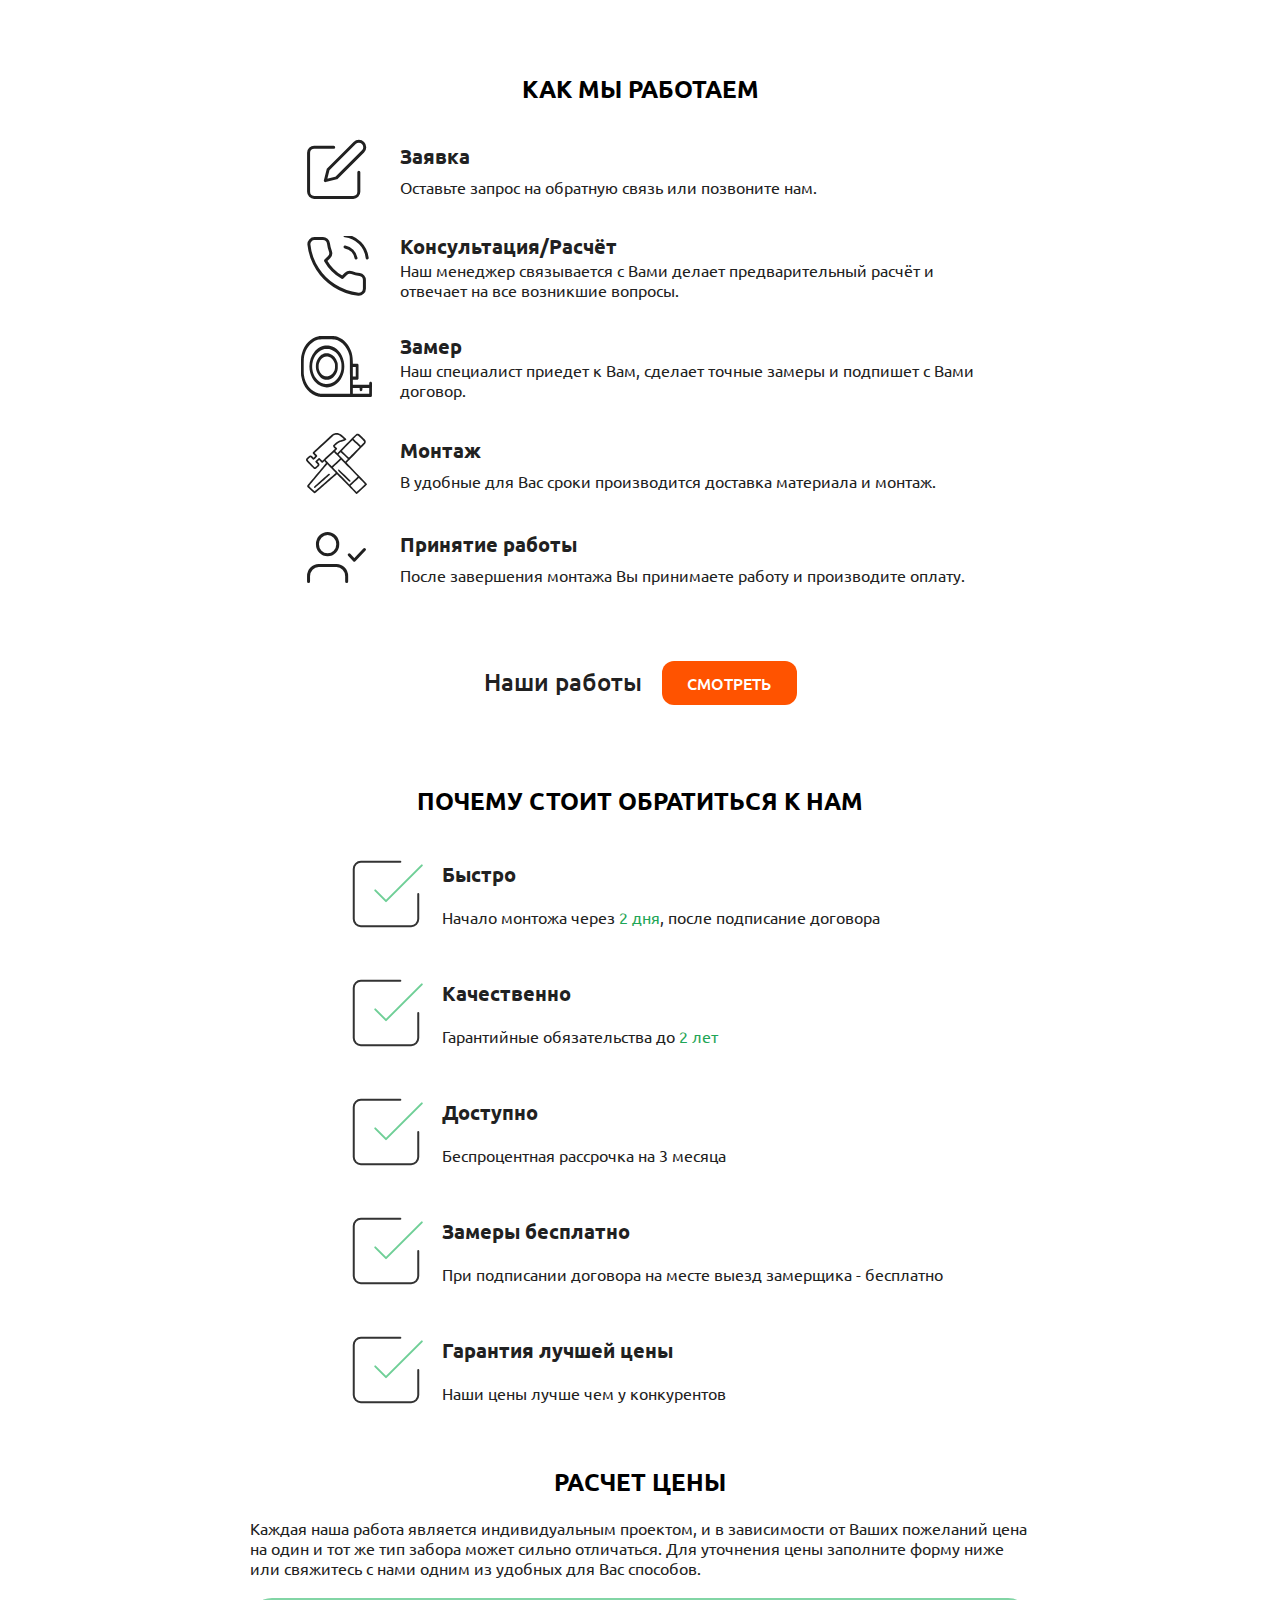
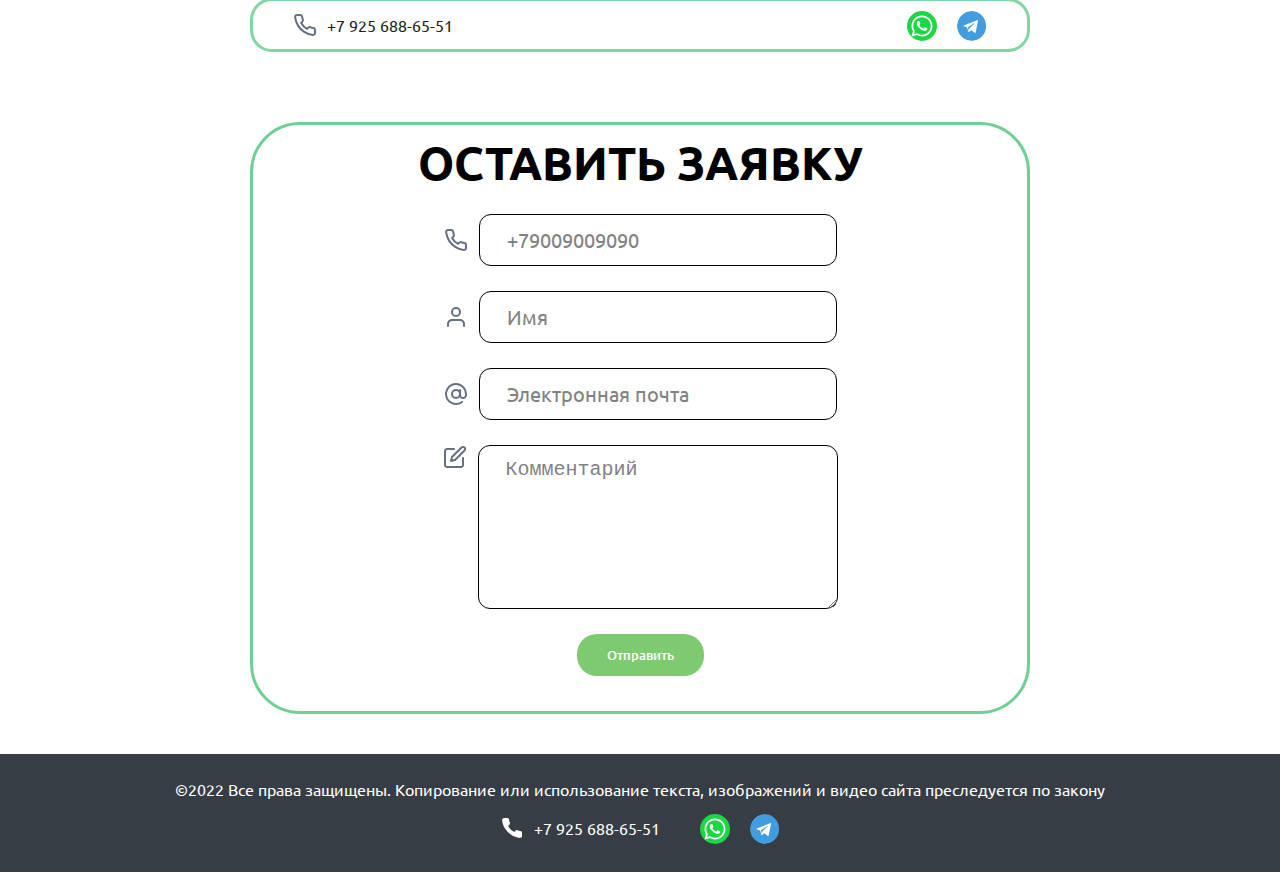
<file: 3d_panels.html>
<!DOCTYPE html><html><head>    <meta charset="UTF-8">    <meta name="viewport" content="width=device-width, initial-scale=1.0">    <meta name="description" content="ЗаборыДляДач">    <link rel="icon" href="favicon.ico"><link rel="icon" href="images/icons/favicon.svg" type="image/svg+xml">    <title>Забор из 3D панелей</title>    <link rel="stylesheet" href="style/index.css"></head><body>    <div class="wrapper">        <header class="header">    <div class="header__line_info">    <div class="header__line_info__item">        <span>115127, Москва, Варшавское шоссе, 37Гс7</span>        <span style="padding: 0 2px">        <span style="padding: 0 2px">|</span>         <span>ПН-ПТ 9.00-19.00</span>    </div>    <div class="header__line_info__item">        <a class="mob__phone" data-phone="79256886551">            +7 925 688-65-51        </a>        <span class="header__line_info__network">            <a href="#">                <svg width="40" height="40" viewBox="0 0 40 40" fill="none" xmlns="http://www.w3.org/2000/svg">                    <path d="M40 0H0V40H40V0Z" fill="#1BD741"/>                    <path d="M6.01172 34.0039L7.97103 27.045C6.71108 24.9045 6.0477 22.4692 6.0477 19.9673C6.0477 12.2641 12.3147 5.99707 20.018 5.99707C27.7212 5.99707 33.9881 12.2641 33.9881 19.9673C33.9881 27.6706 27.7212 33.9376 20.018 33.9376C17.6177 33.9376 15.2674 33.3232 13.1881 32.1565L6.01172 34.0039ZM13.555 29.615L13.9826 29.8761C15.7955 30.9828 17.8825 31.5678 20.018 31.5678C26.4145 31.5678 31.6183 26.3638 31.6183 19.9673C31.6183 13.5708 26.4145 8.36689 20.018 8.36689C13.6215 8.36689 8.41752 13.5708 8.41752 19.9673C8.41752 22.1961 9.05097 24.3604 10.2492 26.2264L10.5372 26.6748L9.4089 30.6822L13.555 29.615Z" fill="white"/>                    <path d="M16.0939 13.4651L15.1874 13.4157C14.9026 13.4002 14.6233 13.4953 14.4081 13.6823C13.9687 14.0639 13.266 14.8017 13.0501 15.7631C12.7283 17.1967 13.2257 18.9521 14.513 20.7076C15.8004 22.463 18.1994 25.2716 22.4416 26.4712C23.8087 26.8578 24.884 26.5972 25.7137 26.0664C26.3709 25.6461 26.8239 24.9714 26.9871 24.2087L27.1319 23.5326C27.1779 23.3178 27.0688 23.0998 26.8692 23.0078L23.8055 21.5956C23.6066 21.504 23.3708 21.5619 23.237 21.7353L22.0343 23.2944C21.9435 23.4122 21.7879 23.4589 21.6475 23.4096C20.8238 23.1201 18.0648 21.9646 16.551 19.0485C16.4853 18.922 16.5016 18.7685 16.5948 18.6606L17.7442 17.3309C17.8617 17.1951 17.8913 17.0042 17.8208 16.8392L16.5002 13.7496C16.4298 13.5851 16.2723 13.4749 16.0939 13.4651Z" fill="white"/>                </svg>                          </a>            <a href="#">                <svg width="22" height="22" viewBox="0 0 22 22" fill="none" xmlns="http://www.w3.org/2000/svg">                    <ellipse cx="10.6721" cy="11" rx="10.6721" ry="11" fill="#449CE0"/>                    <path d="M4.98987 11.2063L7.44344 12.1493L8.39991 15.3212C8.44149 15.5355 8.69101 15.5784 8.85735 15.4498L10.2297 14.2925C10.3544 14.1639 10.5624 14.1639 10.7287 14.2925L13.1823 16.1356C13.3486 16.2642 13.5981 16.1785 13.6397 15.9642L15.4695 6.96285C15.5111 6.74853 15.3031 6.53421 15.0952 6.61994L4.98987 10.6491C4.74036 10.7348 4.74036 11.1206 4.98987 11.2063ZM8.27515 11.6778L13.0991 8.63452C13.1823 8.59166 13.2654 8.72025 13.1823 8.76311L9.23162 12.578C9.10686 12.7066 8.9821 12.878 8.9821 13.0923L8.85735 14.121C8.85735 14.2496 8.64942 14.2925 8.60783 14.121L8.1088 12.2351C7.98404 12.0207 8.06722 11.7636 8.27515 11.6778Z" fill="white"/>                </svg>            </a>        </span>    </div></div>    <div class="menu--fixed">    <nav class="header__navbar">        <div class="menu__item--logo mob-logo hidden">            <a href="index" style="display: block;">                <svg class="logotip" width="99" height="62" viewBox="0 0 99 62" fill="#fff" xmlns="http://www.w3.org/2000/svg">    <path fill-rule="evenodd" clip-rule="evenodd" d="M34.7285 6.20215C34.502 5.14062 34.3496 4.06543 34.3232 3.21387C34.2354 0.348633 34.9102 0 40.5566 0C44.04 0 47.2002 0.50293 47.5801 1.11816C48.7061 2.94531 46.7686 20 45.4336 20C44.7588 20 44.2061 17.1074 44.2061 13.5713C44.2061 7.66699 43.915 7.14258 40.6406 7.14258C38.2334 7.14258 37.043 7.95605 36.9756 9.64258C36.8906 11.7803 36.6982 11.7285 35.6494 9.28613C35.2998 8.47168 34.9717 7.34473 34.7285 6.20215ZM38.1455 3.86523C39.9092 4.20605 42.7988 4.20605 44.5625 3.86523C46.3262 3.52441 44.8828 3.24609 41.3535 3.24609C37.8242 3.24609 36.3818 3.52441 38.1455 3.86523ZM0 32.1426C0 31.3887 5.60156 25.1328 12.4473 18.2432C19.2939 11.3516 25.5635 5.71387 26.3809 5.71387C28.2812 5.71387 53.5645 31.0996 52.6133 32.0527C52.2217 32.4453 46.1709 27.001 39.1689 19.9541L26.4375 7.13965L13.2188 20.3271C5.94727 27.5801 0 32.8975 0 32.1426ZM0 38.0596C0 37.7803 5.93066 31.7031 13.1807 24.5576L26.3613 11.5645L39.3721 23.9961C52.0859 36.1455 54.9434 39.7158 50.623 38.0547C49.3096 37.5498 48.4834 38.0576 48.4834 39.3652C48.4834 40.5381 50.0879 42.1104 52.0488 42.8574C54.0098 43.6045 55.6338 45.0342 55.6562 46.0361C55.6826 47.0957 56.3086 46.8115 57.1543 45.3574C58.9746 42.2256 62.5498 42.1172 63.7139 45.1553C64.5234 47.2695 64.6992 47.2695 65.8799 45.1553C67.5322 42.1953 71.1357 42.1953 72.2695 45.1553C73.0791 47.2695 73.2549 47.2695 74.4355 45.1553C76.0889 42.1953 79.6924 42.1953 80.8252 45.1553C81.6357 47.2695 81.8105 47.2695 82.9912 45.1553C84.6172 42.2441 88.2422 42.1797 89.3389 45.041C90.0703 46.9531 90.3965 46.9229 91.9395 44.8096C92.9912 43.3701 94.6523 42.7568 96.0479 43.2939C97.8662 43.9932 98.3936 46.1348 98.3936 52.8125C98.3936 61.0498 98.2373 61.4287 94.8291 61.4287C92.8682 61.4287 91.2129 60.626 91.1514 59.6426C91.0615 58.2139 90.8945 58.2139 90.3203 59.6426C89.9238 60.626 88.0498 61.4287 86.1543 61.4287C84.2598 61.4287 82.6562 60.626 82.5957 59.6426C82.5059 58.2139 82.3389 58.2139 81.7637 59.6426C80.8271 61.9688 74.1865 61.9688 74.0391 59.6426C73.9492 58.2139 73.7822 58.2139 73.208 59.6426C72.8115 60.626 70.9375 61.4287 69.043 61.4287C67.1475 61.4287 65.5449 60.626 65.4834 59.6426C65.3936 58.2139 65.2266 58.2139 64.6523 59.6426C63.7148 61.9697 57.0469 61.9697 57.0186 59.6426C57.001 58.2646 56.7295 58.2783 55.8252 59.707C55.0576 60.917 52.7246 61.3232 49.0732 60.8799C46.0039 60.5088 43.0127 60.1572 42.4238 60.1016C41.834 60.0459 41.3535 58.7139 41.3535 57.1426C41.3535 54.4668 40.4023 54.2861 26.3809 54.2861C12.6396 54.2861 11.4082 54.5088 11.4082 56.9902C11.4082 60.1787 8.41602 61.6797 5.57422 59.9189C4.14355 59.0303 3.56445 55.6758 3.56445 48.2646C3.56445 40.7002 3.07715 37.9541 1.78223 38.2139C0.802734 38.4102 0 38.3418 0 38.0596ZM26.5547 18.5713C29.7178 18.5713 30.0215 18.2402 28.5195 16.4287C26.5879 14.0967 25.2432 13.7598 23.7666 15.2383C21.8008 17.209 22.9395 18.5713 26.5547 18.5713ZM25.668 24.2861C34.6904 24.2861 35.7734 24.0146 34.2236 22.1426C33.1016 20.7881 29.9561 20 25.668 20C21.3799 20 18.2344 20.7881 17.1113 22.1426C15.5615 24.0146 16.6455 24.2861 25.668 24.2861ZM26.4795 31.4287C42.8516 31.4287 44.4629 31.21 41.9824 29.3311C37.9971 26.3096 12.4756 26.2744 9.98145 29.2861C8.41895 31.1719 10.3984 31.4287 26.4795 31.4287ZM38.8584 38.7373C40.3486 38.6387 41.3535 37.4199 41.3535 35.7139C41.3535 33.0381 40.4023 32.8574 26.3809 32.8574C12.5488 32.8574 11.4082 33.0674 11.4082 35.6104C11.4082 37.123 12.5312 38.6553 13.9033 39.0156C16.2803 39.6367 16.2803 39.6768 13.9033 39.834C13.1455 39.8848 12.5 40.2383 12.0557 40.793C11.6465 41.3037 11.4082 41.9834 11.4082 42.7529C11.4082 44.2656 12.5312 45.7988 13.9033 46.1582C16.2803 46.7803 16.2803 46.8203 13.9033 46.9775C12.4131 47.0762 11.4082 48.2939 11.4082 50C11.4082 52.6758 12.3594 52.8574 26.3809 52.8574C40.2129 52.8574 41.3535 52.6475 41.3535 50.1045C41.3535 48.5918 40.2305 47.0586 38.8584 46.6982C37.917 46.4521 37.3486 46.2979 37.1533 46.1904C36.8545 46.0273 37.4229 45.9746 38.8584 45.8799C40.3145 45.7832 41.3535 44.5674 41.3535 42.9619C41.3535 41.4482 40.2305 39.916 38.8584 39.5557C37.9609 39.3213 37.4023 39.1699 37.1826 39.0635C36.8203 38.8877 37.3789 38.835 38.8584 38.7373ZM5.7041 36.5469C5.7041 39.0703 8.77441 38.6318 9.65527 35.9824C9.96582 35.0488 9.20312 34.2861 7.96094 34.2861C6.71875 34.2861 5.7041 35.3027 5.7041 36.5469ZM18.5381 51.4287V42.8574V34.2861H26.3809H34.2236V42.8574V51.4287H26.3809H18.5381ZM45.3652 38.2441C46.2959 38.5557 47.0576 37.791 47.0576 36.5469C47.0576 35.3027 46.043 34.2861 44.8008 34.2861C42.2822 34.2861 42.7197 37.3613 45.3652 38.2441ZM22.8154 41.4287C24.4004 41.4287 25.668 40.4756 25.668 39.2861C25.668 38.0957 24.4004 37.1426 22.8154 37.1426C21.2314 37.1426 19.9639 38.0957 19.9639 39.2861C19.9639 40.4756 21.2314 41.4287 22.8154 41.4287ZM29.9463 41.4287C31.5303 41.4287 32.7979 40.4756 32.7979 39.2861C32.7979 38.0957 31.5303 37.1426 29.9463 37.1426C28.3613 37.1426 27.0938 38.0957 27.0938 39.2861C27.0938 40.4756 28.3613 41.4287 29.9463 41.4287ZM7.48633 45.3574C8.46777 45.0303 9.26855 43.9043 9.26855 42.8574C9.26855 41.8096 8.46777 40.6846 7.48633 40.3574C6.42578 40.0029 5.7041 41.0156 5.7041 42.8574C5.7041 44.6982 6.42578 45.7119 7.48633 45.3574ZM45.7158 45.7139C46.4551 45.7139 47.0576 44.4287 47.0576 42.8574C47.0576 39.8447 44.9834 39.0127 43.4932 41.4287C42.4531 43.1143 43.8027 45.7139 45.7158 45.7139ZM22.8154 48.5713C24.4004 48.5713 25.668 47.6182 25.668 46.4287C25.668 45.2383 24.4004 44.2861 22.8154 44.2861C21.2314 44.2861 19.9639 45.2383 19.9639 46.4287C19.9639 47.6182 21.2314 48.5713 22.8154 48.5713ZM29.9463 48.5713C31.5303 48.5713 32.7979 47.6182 32.7979 46.4287C32.7979 45.2383 31.5303 44.2861 29.9463 44.2861C28.3613 44.2861 27.0938 45.2383 27.0938 46.4287C27.0938 47.6182 28.3613 48.5713 29.9463 48.5713ZM52.123 60C53.8945 60 54.251 58.5225 53.9053 52.6133C53.2881 42.0312 49.9102 41.5332 49.9102 52.0244C49.9102 58.2812 50.3877 60 52.123 60ZM60.6787 60C62.4502 60 62.8066 58.5225 62.4619 52.6133C61.8438 42.0312 58.4658 41.5332 58.4658 52.0244C58.4658 58.2812 58.9434 60 60.6787 60ZM69.2354 60C71.0059 60 71.3623 58.5225 71.0176 52.6133C70.4004 42.0312 67.0215 41.5332 67.0215 52.0244C67.0215 58.2812 67.5 60 69.2354 60ZM77.7168 60C79.3301 60 79.8555 58.2627 79.8555 52.9414C79.8555 46.2695 78.5244 43.2383 76.4893 45.2773C75.9883 45.7803 75.5781 49.2969 75.5781 53.0957C75.5781 58.2803 76.1113 60 77.7168 60ZM86.2725 60C87.8857 60 88.4121 58.2627 88.4121 52.9414C88.4121 46.2695 87.0801 43.2383 85.0449 45.2773C84.7861 45.5381 84.5508 46.6074 84.3848 48.1064C84.2295 49.501 84.1338 51.2656 84.1338 53.0957C84.1338 58.2803 84.667 60 86.2725 60ZM94.8291 60C96.4717 60 96.9678 58.1738 96.9678 52.1426C96.9678 44.8643 96.0068 42.8682 93.6406 45.2383C93.1182 45.7617 92.6904 49.2969 92.6904 53.0957C92.6904 58.2803 93.2236 60 94.8291 60ZM5.92383 49.1973C6.47852 51.874 9.26855 52.3457 9.26855 49.7617C9.26855 48.8457 8.40625 47.8076 7.34961 47.4541C6.15039 47.0547 5.61719 47.707 5.92383 49.1973ZM46.8818 50.3301C46.9941 49.96 47.0576 49.5723 47.0576 49.2012C47.0576 46.8447 44.8047 46.4453 43.4932 48.5713C42.3291 50.457 44.0352 53.1318 45.7305 52.0811C46.2217 51.7773 46.6523 51.0918 46.8818 50.3301ZM7.84277 58.5713C9.01953 58.5713 9.98145 57.6074 9.98145 56.4287C9.98145 55.25 9.01953 54.2861 7.84277 54.2861C6.66602 54.2861 5.7041 55.25 5.7041 56.4287C5.7041 57.6074 6.66602 58.5713 7.84277 58.5713ZM44.9189 58.5713C46.0957 58.5713 47.0576 57.6074 47.0576 56.4287C47.0576 55.25 46.0957 54.2861 44.9189 54.2861C43.7422 54.2861 42.7803 55.25 42.7803 56.4287C42.7803 57.6074 43.7422 58.5713 44.9189 58.5713ZM26.4648 61.4287C19.8438 61.4287 14.0312 60.7861 13.5469 60C12.9834 59.0869 17.334 58.5713 25.584 58.5713C33.2461 58.5713 38.502 59.1533 38.502 60C38.502 60.8398 33.5391 61.4287 26.4648 61.4287Z" fill="#fff"/></svg>            </a>        </div>        <ul class="menu menu--mob">            <li class="menu__item--logo menu__desk-logo">                <a href="index">                    <svg class="logotip" width="99" height="62" viewBox="0 0 99 62" fill="#fff" xmlns="http://www.w3.org/2000/svg">    <path fill-rule="evenodd" clip-rule="evenodd" d="M34.7285 6.20215C34.502 5.14062 34.3496 4.06543 34.3232 3.21387C34.2354 0.348633 34.9102 0 40.5566 0C44.04 0 47.2002 0.50293 47.5801 1.11816C48.7061 2.94531 46.7686 20 45.4336 20C44.7588 20 44.2061 17.1074 44.2061 13.5713C44.2061 7.66699 43.915 7.14258 40.6406 7.14258C38.2334 7.14258 37.043 7.95605 36.9756 9.64258C36.8906 11.7803 36.6982 11.7285 35.6494 9.28613C35.2998 8.47168 34.9717 7.34473 34.7285 6.20215ZM38.1455 3.86523C39.9092 4.20605 42.7988 4.20605 44.5625 3.86523C46.3262 3.52441 44.8828 3.24609 41.3535 3.24609C37.8242 3.24609 36.3818 3.52441 38.1455 3.86523ZM0 32.1426C0 31.3887 5.60156 25.1328 12.4473 18.2432C19.2939 11.3516 25.5635 5.71387 26.3809 5.71387C28.2812 5.71387 53.5645 31.0996 52.6133 32.0527C52.2217 32.4453 46.1709 27.001 39.1689 19.9541L26.4375 7.13965L13.2188 20.3271C5.94727 27.5801 0 32.8975 0 32.1426ZM0 38.0596C0 37.7803 5.93066 31.7031 13.1807 24.5576L26.3613 11.5645L39.3721 23.9961C52.0859 36.1455 54.9434 39.7158 50.623 38.0547C49.3096 37.5498 48.4834 38.0576 48.4834 39.3652C48.4834 40.5381 50.0879 42.1104 52.0488 42.8574C54.0098 43.6045 55.6338 45.0342 55.6562 46.0361C55.6826 47.0957 56.3086 46.8115 57.1543 45.3574C58.9746 42.2256 62.5498 42.1172 63.7139 45.1553C64.5234 47.2695 64.6992 47.2695 65.8799 45.1553C67.5322 42.1953 71.1357 42.1953 72.2695 45.1553C73.0791 47.2695 73.2549 47.2695 74.4355 45.1553C76.0889 42.1953 79.6924 42.1953 80.8252 45.1553C81.6357 47.2695 81.8105 47.2695 82.9912 45.1553C84.6172 42.2441 88.2422 42.1797 89.3389 45.041C90.0703 46.9531 90.3965 46.9229 91.9395 44.8096C92.9912 43.3701 94.6523 42.7568 96.0479 43.2939C97.8662 43.9932 98.3936 46.1348 98.3936 52.8125C98.3936 61.0498 98.2373 61.4287 94.8291 61.4287C92.8682 61.4287 91.2129 60.626 91.1514 59.6426C91.0615 58.2139 90.8945 58.2139 90.3203 59.6426C89.9238 60.626 88.0498 61.4287 86.1543 61.4287C84.2598 61.4287 82.6562 60.626 82.5957 59.6426C82.5059 58.2139 82.3389 58.2139 81.7637 59.6426C80.8271 61.9688 74.1865 61.9688 74.0391 59.6426C73.9492 58.2139 73.7822 58.2139 73.208 59.6426C72.8115 60.626 70.9375 61.4287 69.043 61.4287C67.1475 61.4287 65.5449 60.626 65.4834 59.6426C65.3936 58.2139 65.2266 58.2139 64.6523 59.6426C63.7148 61.9697 57.0469 61.9697 57.0186 59.6426C57.001 58.2646 56.7295 58.2783 55.8252 59.707C55.0576 60.917 52.7246 61.3232 49.0732 60.8799C46.0039 60.5088 43.0127 60.1572 42.4238 60.1016C41.834 60.0459 41.3535 58.7139 41.3535 57.1426C41.3535 54.4668 40.4023 54.2861 26.3809 54.2861C12.6396 54.2861 11.4082 54.5088 11.4082 56.9902C11.4082 60.1787 8.41602 61.6797 5.57422 59.9189C4.14355 59.0303 3.56445 55.6758 3.56445 48.2646C3.56445 40.7002 3.07715 37.9541 1.78223 38.2139C0.802734 38.4102 0 38.3418 0 38.0596ZM26.5547 18.5713C29.7178 18.5713 30.0215 18.2402 28.5195 16.4287C26.5879 14.0967 25.2432 13.7598 23.7666 15.2383C21.8008 17.209 22.9395 18.5713 26.5547 18.5713ZM25.668 24.2861C34.6904 24.2861 35.7734 24.0146 34.2236 22.1426C33.1016 20.7881 29.9561 20 25.668 20C21.3799 20 18.2344 20.7881 17.1113 22.1426C15.5615 24.0146 16.6455 24.2861 25.668 24.2861ZM26.4795 31.4287C42.8516 31.4287 44.4629 31.21 41.9824 29.3311C37.9971 26.3096 12.4756 26.2744 9.98145 29.2861C8.41895 31.1719 10.3984 31.4287 26.4795 31.4287ZM38.8584 38.7373C40.3486 38.6387 41.3535 37.4199 41.3535 35.7139C41.3535 33.0381 40.4023 32.8574 26.3809 32.8574C12.5488 32.8574 11.4082 33.0674 11.4082 35.6104C11.4082 37.123 12.5312 38.6553 13.9033 39.0156C16.2803 39.6367 16.2803 39.6768 13.9033 39.834C13.1455 39.8848 12.5 40.2383 12.0557 40.793C11.6465 41.3037 11.4082 41.9834 11.4082 42.7529C11.4082 44.2656 12.5312 45.7988 13.9033 46.1582C16.2803 46.7803 16.2803 46.8203 13.9033 46.9775C12.4131 47.0762 11.4082 48.2939 11.4082 50C11.4082 52.6758 12.3594 52.8574 26.3809 52.8574C40.2129 52.8574 41.3535 52.6475 41.3535 50.1045C41.3535 48.5918 40.2305 47.0586 38.8584 46.6982C37.917 46.4521 37.3486 46.2979 37.1533 46.1904C36.8545 46.0273 37.4229 45.9746 38.8584 45.8799C40.3145 45.7832 41.3535 44.5674 41.3535 42.9619C41.3535 41.4482 40.2305 39.916 38.8584 39.5557C37.9609 39.3213 37.4023 39.1699 37.1826 39.0635C36.8203 38.8877 37.3789 38.835 38.8584 38.7373ZM5.7041 36.5469C5.7041 39.0703 8.77441 38.6318 9.65527 35.9824C9.96582 35.0488 9.20312 34.2861 7.96094 34.2861C6.71875 34.2861 5.7041 35.3027 5.7041 36.5469ZM18.5381 51.4287V42.8574V34.2861H26.3809H34.2236V42.8574V51.4287H26.3809H18.5381ZM45.3652 38.2441C46.2959 38.5557 47.0576 37.791 47.0576 36.5469C47.0576 35.3027 46.043 34.2861 44.8008 34.2861C42.2822 34.2861 42.7197 37.3613 45.3652 38.2441ZM22.8154 41.4287C24.4004 41.4287 25.668 40.4756 25.668 39.2861C25.668 38.0957 24.4004 37.1426 22.8154 37.1426C21.2314 37.1426 19.9639 38.0957 19.9639 39.2861C19.9639 40.4756 21.2314 41.4287 22.8154 41.4287ZM29.9463 41.4287C31.5303 41.4287 32.7979 40.4756 32.7979 39.2861C32.7979 38.0957 31.5303 37.1426 29.9463 37.1426C28.3613 37.1426 27.0938 38.0957 27.0938 39.2861C27.0938 40.4756 28.3613 41.4287 29.9463 41.4287ZM7.48633 45.3574C8.46777 45.0303 9.26855 43.9043 9.26855 42.8574C9.26855 41.8096 8.46777 40.6846 7.48633 40.3574C6.42578 40.0029 5.7041 41.0156 5.7041 42.8574C5.7041 44.6982 6.42578 45.7119 7.48633 45.3574ZM45.7158 45.7139C46.4551 45.7139 47.0576 44.4287 47.0576 42.8574C47.0576 39.8447 44.9834 39.0127 43.4932 41.4287C42.4531 43.1143 43.8027 45.7139 45.7158 45.7139ZM22.8154 48.5713C24.4004 48.5713 25.668 47.6182 25.668 46.4287C25.668 45.2383 24.4004 44.2861 22.8154 44.2861C21.2314 44.2861 19.9639 45.2383 19.9639 46.4287C19.9639 47.6182 21.2314 48.5713 22.8154 48.5713ZM29.9463 48.5713C31.5303 48.5713 32.7979 47.6182 32.7979 46.4287C32.7979 45.2383 31.5303 44.2861 29.9463 44.2861C28.3613 44.2861 27.0938 45.2383 27.0938 46.4287C27.0938 47.6182 28.3613 48.5713 29.9463 48.5713ZM52.123 60C53.8945 60 54.251 58.5225 53.9053 52.6133C53.2881 42.0312 49.9102 41.5332 49.9102 52.0244C49.9102 58.2812 50.3877 60 52.123 60ZM60.6787 60C62.4502 60 62.8066 58.5225 62.4619 52.6133C61.8438 42.0312 58.4658 41.5332 58.4658 52.0244C58.4658 58.2812 58.9434 60 60.6787 60ZM69.2354 60C71.0059 60 71.3623 58.5225 71.0176 52.6133C70.4004 42.0312 67.0215 41.5332 67.0215 52.0244C67.0215 58.2812 67.5 60 69.2354 60ZM77.7168 60C79.3301 60 79.8555 58.2627 79.8555 52.9414C79.8555 46.2695 78.5244 43.2383 76.4893 45.2773C75.9883 45.7803 75.5781 49.2969 75.5781 53.0957C75.5781 58.2803 76.1113 60 77.7168 60ZM86.2725 60C87.8857 60 88.4121 58.2627 88.4121 52.9414C88.4121 46.2695 87.0801 43.2383 85.0449 45.2773C84.7861 45.5381 84.5508 46.6074 84.3848 48.1064C84.2295 49.501 84.1338 51.2656 84.1338 53.0957C84.1338 58.2803 84.667 60 86.2725 60ZM94.8291 60C96.4717 60 96.9678 58.1738 96.9678 52.1426C96.9678 44.8643 96.0068 42.8682 93.6406 45.2383C93.1182 45.7617 92.6904 49.2969 92.6904 53.0957C92.6904 58.2803 93.2236 60 94.8291 60ZM5.92383 49.1973C6.47852 51.874 9.26855 52.3457 9.26855 49.7617C9.26855 48.8457 8.40625 47.8076 7.34961 47.4541C6.15039 47.0547 5.61719 47.707 5.92383 49.1973ZM46.8818 50.3301C46.9941 49.96 47.0576 49.5723 47.0576 49.2012C47.0576 46.8447 44.8047 46.4453 43.4932 48.5713C42.3291 50.457 44.0352 53.1318 45.7305 52.0811C46.2217 51.7773 46.6523 51.0918 46.8818 50.3301ZM7.84277 58.5713C9.01953 58.5713 9.98145 57.6074 9.98145 56.4287C9.98145 55.25 9.01953 54.2861 7.84277 54.2861C6.66602 54.2861 5.7041 55.25 5.7041 56.4287C5.7041 57.6074 6.66602 58.5713 7.84277 58.5713ZM44.9189 58.5713C46.0957 58.5713 47.0576 57.6074 47.0576 56.4287C47.0576 55.25 46.0957 54.2861 44.9189 54.2861C43.7422 54.2861 42.7803 55.25 42.7803 56.4287C42.7803 57.6074 43.7422 58.5713 44.9189 58.5713ZM26.4648 61.4287C19.8438 61.4287 14.0312 60.7861 13.5469 60C12.9834 59.0869 17.334 58.5713 25.584 58.5713C33.2461 58.5713 38.502 59.1533 38.502 60C38.502 60.8398 33.5391 61.4287 26.4648 61.4287Z" fill="#fff"/></svg>                </a>            </li>            <li class="menu__item">                <a class="menu__link menu__list">заборы</a>                <ul class="submenu hidden">                    <li class="menu__item">                        <a href="corrugated_board" class="menu__link">из профнастила</a>                    </li>                    <li class="menu__item">                        <a href="euro_picket_fence" class="menu__link">из евроштакетника</a>                    </li>                    <li class="menu__item">                        <a href="3d_panels" class="menu__link">из 3D панелей</a>                    </li>                    <li class="menu__item">                        <a href="mesh_netting" class="menu__link">из сетки рабицы</a>                    </li>                </ul>            </li>            <li class="menu__item">                <a href="gates_and_gates" class="menu__link">ворота</a>            </li>            <li class="menu__item hidden">                <a href="gallary" class="menu__link">галерея</a>            </li>            <li class="menu__item">                <a href="extra" class="menu__link">дополнительно</a>            </li>        </ul>        <picture><source srcset="./images/person.webp" type="image/webp"><img src="./images/person.png" alt="personal" class="header__person"></picture>        <svg width="38" height="38" class="menu__icon hidden" viewBox="0 0 38 38" fill="none" xmlns="http://www.w3.org/2000/svg">            <g clip-path="url(#clip0_3_180)">            <path d="M34.503 4.76984H3.49696C1.56876 4.76984 0 6.33852 0 8.26918C0 10.1974 1.56876 11.7661 3.49696 11.7661H34.503C36.4312 11.7661 38 10.1974 38 8.26918C38 6.33852 36.4312 4.76984 34.503 4.76984Z" fill="white"/>            <path d="M34.503 15.502H3.49696C1.56876 15.502 0 17.0707 0 19.0014C0 20.9296 1.56876 22.4983 3.49696 22.4983H34.503C36.4312 22.4983 38 20.9296 38 19.0014C38 17.0707 36.4312 15.502 34.503 15.502Z" fill="white"/>            <path d="M34.503 26.2339H3.49696C1.56876 26.2339 0 27.8027 0 29.7333C0 31.6615 1.56876 33.2303 3.49696 33.2303H34.503C36.4312 33.2303 38 31.6615 38 29.7333C38 27.8027 36.4312 26.2339 34.503 26.2339Z" fill="white"/>            </g>            <defs>            <clipPath id="clip0_3_180">            <rect width="38" height="38" fill="white"/>            </clipPath>            </defs>        </svg>        <div class="menu--full hidden"></div>        <aclass="btn menu__button  menu--mob form--scroll">    Заказать звонок</a>    </nav></div></header>        <article class="banner" style="background-image: url('images/banner/bg-3d_panels.png');">    <div class="banner--hide">        <h2 class="banner__title">Заборы для дач</h2>        <p class="banner__paragraph">Быстро  Качественено  Доступно</p>    </div></article>        <section class="name_page">    <h1 class="name_page__title title__section">Забор из 3D панелей</h1>    <p class="name_page__paragraph">Забор из 3D панелей - это лучший вариант в соотношении цена-качество. Отличается продолжительным сроком службы, высокой надежностью и низкой ценой. При монтаже не требуется электричество, а скорость установки уступает только заборам из сетки рабицы.</p></section>        <div class="preview">    <picture><source srcset="images/3d_panels/1.webp" type="image/webp"><img src="images/3d_panels/1.png" alt="Изображение - Забор из 3D панелей (вид 1)" class="preview__tem"></picture>    <picture><source srcset="images/3d_panels/2.webp" type="image/webp"><img src="images/3d_panels/2.png" alt="Изображение - Забор из 3D панелей (вид 2)" class="preview__tem"></picture></div>        <section class="icon_text we_work">    <h2 class="icon_text__title title__section">Как мы работаем</h2>    <div class="icon_text__list">        <div class="icon_text__item">    <div class="icon_text__item__icon we_work__icon icon--svg" style="-webkit-mask-image: url('./images/icons/we_work/edit.svg'); mask-image: url('./images/icons/we_work/edit.svg');"></div>    <h3 class="icon_text__item__title">Заявка</h3>    <p class="icon_text__item__paragraph">Оставьте запрос на обратную связь или позвоните нам.</p></div>        <div class="icon_text__item">    <div class="icon_text__item__icon we_work__icon icon--svg" style="-webkit-mask-image: url('./images/icons/we_work/phone-call.svg'); mask-image: url('./images/icons/we_work/phone-call.svg');"></div>    <h3 class="icon_text__item__title">Консультация/Расчёт</h3>    <p class="icon_text__item__paragraph">Наш менеджер связывается с Вами делает предварительный расчёт и отвечает на все возникшие вопросы.</p></div>        <div class="icon_text__item">    <div class="icon_text__item__icon we_work__icon icon--svg" style="-webkit-mask-image: url('./images/icons/we_work/roulet.svg'); mask-image: url('./images/icons/we_work/roulet.svg');"></div>    <h3 class="icon_text__item__title">Замер</h3>    <p class="icon_text__item__paragraph">Наш специалист приедет к Вам, сделает точные замеры и подпишет с Вами договор.</p></div>        <div class="icon_text__item">    <div class="icon_text__item__icon we_work__icon icon--svg" style="-webkit-mask-image: url('./images/icons/we_work/repair.svg'); mask-image: url('./images/icons/we_work/repair.svg');"></div>    <h3 class="icon_text__item__title">Монтаж</h3>    <p class="icon_text__item__paragraph">В удобные для Вас сроки производится доставка материала и монтаж.</p></div>        <div class="icon_text__item">    <div class="icon_text__item__icon we_work__icon icon--svg" style="-webkit-mask-image: url('./images/icons/we_work/user-check.svg'); mask-image: url('./images/icons/we_work/user-check.svg');"></div>    <h3 class="icon_text__item__title">Принятие работы</h3>    <p class="icon_text__item__paragraph">После завершения монтажа Вы принимаете работу и производите оплату.</p></div>    </div></section>        <div class="gallary__go_page">    <h2 class="gallary__go_page__text">Наши работы</h2>        <a     href="gallary" class="btn call_to_action form--scroll gallary__go_page__link">    смотреть</a></div>        <section class="icon_text benefist">    <h2 class="icon_text__title title__section">Почему стоит обратиться к нам</h2>    <div class="icon_text__list">        <div class="icon_text__item">    <svg class="icon_text__item__icon" width="86" height="86" viewBox="0 0 86 86" fill="none" xmlns="http://www.w3.org/2000/svg">        <path d="M32.25 39.4163L43 50.1663L78.8333 14.333" stroke="#6FCF97" stroke-width="2" stroke-linecap="round" stroke-linejoin="round"/>        <path d="M75.25 43V68.0833C75.25 69.9841 74.4949 71.8069 73.1509 73.1509C71.8069 74.4949 69.9841 75.25 68.0833 75.25H17.9167C16.0159 75.25 14.1931 74.4949 12.8491 73.1509C11.5051 71.8069 10.75 69.9841 10.75 68.0833V17.9167C10.75 16.0159 11.5051 14.1931 12.8491 12.8491C14.1931 11.5051 16.0159 10.75 17.9167 10.75H57.3333" stroke="#333333" stroke-width="2" stroke-linecap="round" stroke-linejoin="round"/>    </svg>    <h3 class="icon_text__item__title">Быстро</h3>    <p class="icon_text__item__paragraph">Начало монтожа через <span class='attent'>2 дня</span>, после подписание договора</p></div>        <div class="icon_text__item">    <svg class="icon_text__item__icon" width="86" height="86" viewBox="0 0 86 86" fill="none" xmlns="http://www.w3.org/2000/svg">        <path d="M32.25 39.4163L43 50.1663L78.8333 14.333" stroke="#6FCF97" stroke-width="2" stroke-linecap="round" stroke-linejoin="round"/>        <path d="M75.25 43V68.0833C75.25 69.9841 74.4949 71.8069 73.1509 73.1509C71.8069 74.4949 69.9841 75.25 68.0833 75.25H17.9167C16.0159 75.25 14.1931 74.4949 12.8491 73.1509C11.5051 71.8069 10.75 69.9841 10.75 68.0833V17.9167C10.75 16.0159 11.5051 14.1931 12.8491 12.8491C14.1931 11.5051 16.0159 10.75 17.9167 10.75H57.3333" stroke="#333333" stroke-width="2" stroke-linecap="round" stroke-linejoin="round"/>    </svg>    <h3 class="icon_text__item__title">Качественно</h3>    <p class="icon_text__item__paragraph">Гарантийные обязательства до <span class='attent'>2 лет</span></p></div>        <div class="icon_text__item">    <svg class="icon_text__item__icon" width="86" height="86" viewBox="0 0 86 86" fill="none" xmlns="http://www.w3.org/2000/svg">        <path d="M32.25 39.4163L43 50.1663L78.8333 14.333" stroke="#6FCF97" stroke-width="2" stroke-linecap="round" stroke-linejoin="round"/>        <path d="M75.25 43V68.0833C75.25 69.9841 74.4949 71.8069 73.1509 73.1509C71.8069 74.4949 69.9841 75.25 68.0833 75.25H17.9167C16.0159 75.25 14.1931 74.4949 12.8491 73.1509C11.5051 71.8069 10.75 69.9841 10.75 68.0833V17.9167C10.75 16.0159 11.5051 14.1931 12.8491 12.8491C14.1931 11.5051 16.0159 10.75 17.9167 10.75H57.3333" stroke="#333333" stroke-width="2" stroke-linecap="round" stroke-linejoin="round"/>    </svg>    <h3 class="icon_text__item__title">Доступно</h3>    <p class="icon_text__item__paragraph">Беспроцентная рассрочка на 3 месяца</p></div>        <div class="icon_text__item">    <svg class="icon_text__item__icon" width="86" height="86" viewBox="0 0 86 86" fill="none" xmlns="http://www.w3.org/2000/svg">        <path d="M32.25 39.4163L43 50.1663L78.8333 14.333" stroke="#6FCF97" stroke-width="2" stroke-linecap="round" stroke-linejoin="round"/>        <path d="M75.25 43V68.0833C75.25 69.9841 74.4949 71.8069 73.1509 73.1509C71.8069 74.4949 69.9841 75.25 68.0833 75.25H17.9167C16.0159 75.25 14.1931 74.4949 12.8491 73.1509C11.5051 71.8069 10.75 69.9841 10.75 68.0833V17.9167C10.75 16.0159 11.5051 14.1931 12.8491 12.8491C14.1931 11.5051 16.0159 10.75 17.9167 10.75H57.3333" stroke="#333333" stroke-width="2" stroke-linecap="round" stroke-linejoin="round"/>    </svg>    <h3 class="icon_text__item__title">Замеры бесплатно</h3>    <p class="icon_text__item__paragraph">При подписании договора на месте выезд замерщика - бесплатно</p></div>        <div class="icon_text__item">    <svg class="icon_text__item__icon" width="86" height="86" viewBox="0 0 86 86" fill="none" xmlns="http://www.w3.org/2000/svg">        <path d="M32.25 39.4163L43 50.1663L78.8333 14.333" stroke="#6FCF97" stroke-width="2" stroke-linecap="round" stroke-linejoin="round"/>        <path d="M75.25 43V68.0833C75.25 69.9841 74.4949 71.8069 73.1509 73.1509C71.8069 74.4949 69.9841 75.25 68.0833 75.25H17.9167C16.0159 75.25 14.1931 74.4949 12.8491 73.1509C11.5051 71.8069 10.75 69.9841 10.75 68.0833V17.9167C10.75 16.0159 11.5051 14.1931 12.8491 12.8491C14.1931 11.5051 16.0159 10.75 17.9167 10.75H57.3333" stroke="#333333" stroke-width="2" stroke-linecap="round" stroke-linejoin="round"/>    </svg>    <h3 class="icon_text__item__title">Гарантия лучшей цены</h3>    <p class="icon_text__item__paragraph">Наши цены лучше чем у конкурентов</p></div>    </div></section>        <section class="price">    <h2 class="title__section">Расчет цены</h2>    <div class="price__context">        <p class="price__text">Каждая наша работа является индивидуальным проектом, и в зависимости от Ваших пожеланий цена на один и тот же тип забора может сильно отличаться. Для уточнения цены заполните форму ниже или свяжитесь с нами одним из удобных для Вас способов.</p>        <div class="price__network">            <div class="price__network_phone">                <a class="mob__phone" data-phone="79256886551">                    <svg width="24" height="24" viewBox="0 0 24 24" fill="none" xmlns="http://www.w3.org/2000/svg">                        <path d="M22.0004 16.9201V19.9201C22.0016 20.1986 21.9445 20.4743 21.8329 20.7294C21.7214 20.9846 21.5577 21.2137 21.3525 21.402C21.1473 21.5902 20.905 21.7336 20.6412 21.8228C20.3773 21.912 20.0978 21.9452 19.8204 21.9201C16.7433 21.5857 13.7874 20.5342 11.1904 18.8501C8.77425 17.3148 6.72576 15.2663 5.19042 12.8501C3.5004 10.2413 2.44866 7.27109 2.12042 4.1801C2.09543 3.90356 2.1283 3.62486 2.21692 3.36172C2.30555 3.09859 2.44799 2.85679 2.63519 2.65172C2.82238 2.44665 3.05023 2.28281 3.30421 2.17062C3.5582 2.05843 3.83276 2.00036 4.11042 2.0001H7.11042C7.59573 1.99532 8.06621 2.16718 8.43418 2.48363C8.80215 2.80008 9.0425 3.23954 9.11042 3.7201C9.23704 4.68016 9.47187 5.62282 9.81042 6.5301C9.94497 6.88802 9.97408 7.27701 9.89433 7.65098C9.81457 8.02494 9.62928 8.36821 9.36042 8.6401L8.09042 9.9101C9.51398 12.4136 11.5869 14.4865 14.0904 15.9101L15.3604 14.6401C15.6323 14.3712 15.9756 14.1859 16.3495 14.1062C16.7235 14.0264 17.1125 14.0556 17.4704 14.1901C18.3777 14.5286 19.3204 14.7635 20.2804 14.8901C20.7662 14.9586 21.2098 15.2033 21.527 15.5776C21.8441 15.9519 22.0126 16.4297 22.0004 16.9201Z" stroke="#667080" stroke-width="2" stroke-linecap="round" stroke-linejoin="round"/>                    </svg>                    <span>+7 925 688-65-51</span>                </a>            </div>            <div class="price__network_soc">                <a href="#">                    <svg width="40" height="40" viewBox="0 0 40 40" fill="none" xmlns="http://www.w3.org/2000/svg">                        <path d="M40 0H0V40H40V0Z" fill="#1BD741"/>                        <path d="M6.01172 34.0039L7.97103 27.045C6.71108 24.9045 6.0477 22.4692 6.0477 19.9673C6.0477 12.2641 12.3147 5.99707 20.018 5.99707C27.7212 5.99707 33.9881 12.2641 33.9881 19.9673C33.9881 27.6706 27.7212 33.9376 20.018 33.9376C17.6177 33.9376 15.2674 33.3232 13.1881 32.1565L6.01172 34.0039ZM13.555 29.615L13.9826 29.8761C15.7955 30.9828 17.8825 31.5678 20.018 31.5678C26.4145 31.5678 31.6183 26.3638 31.6183 19.9673C31.6183 13.5708 26.4145 8.36689 20.018 8.36689C13.6215 8.36689 8.41752 13.5708 8.41752 19.9673C8.41752 22.1961 9.05097 24.3604 10.2492 26.2264L10.5372 26.6748L9.4089 30.6822L13.555 29.615Z" fill="white"/>                        <path d="M16.0939 13.4651L15.1874 13.4157C14.9026 13.4002 14.6233 13.4953 14.4081 13.6823C13.9687 14.0639 13.266 14.8017 13.0501 15.7631C12.7283 17.1967 13.2257 18.9521 14.513 20.7076C15.8004 22.463 18.1994 25.2716 22.4416 26.4712C23.8087 26.8578 24.884 26.5972 25.7137 26.0664C26.3709 25.6461 26.8239 24.9714 26.9871 24.2087L27.1319 23.5326C27.1779 23.3178 27.0688 23.0998 26.8692 23.0078L23.8055 21.5956C23.6066 21.504 23.3708 21.5619 23.237 21.7353L22.0343 23.2944C21.9435 23.4122 21.7879 23.4589 21.6475 23.4096C20.8238 23.1201 18.0648 21.9646 16.551 19.0485C16.4853 18.922 16.5016 18.7685 16.5948 18.6606L17.7442 17.3309C17.8617 17.1951 17.8913 17.0042 17.8208 16.8392L16.5002 13.7496C16.4298 13.5851 16.2723 13.4749 16.0939 13.4651Z" fill="white"/>                    </svg>                       </a>                                    <a href="#">                    <svg width="22" height="22" viewBox="0 0 22 22" fill="none" xmlns="http://www.w3.org/2000/svg">                        <ellipse cx="10.6721" cy="11" rx="10.6721" ry="11" fill="#449CE0"/>                        <path d="M4.98987 11.2063L7.44344 12.1493L8.39991 15.3212C8.44149 15.5355 8.69101 15.5784 8.85735 15.4498L10.2297 14.2925C10.3544 14.1639 10.5624 14.1639 10.7287 14.2925L13.1823 16.1356C13.3486 16.2642 13.5981 16.1785 13.6397 15.9642L15.4695 6.96285C15.5111 6.74853 15.3031 6.53421 15.0952 6.61994L4.98987 10.6491C4.74036 10.7348 4.74036 11.1206 4.98987 11.2063ZM8.27515 11.6778L13.0991 8.63452C13.1823 8.59166 13.2654 8.72025 13.1823 8.76311L9.23162 12.578C9.10686 12.7066 8.9821 12.878 8.9821 13.0923L8.85735 14.121C8.85735 14.2496 8.64942 14.2925 8.60783 14.121L8.1088 12.2351C7.98404 12.0207 8.06722 11.7636 8.27515 11.6778Z" fill="white"/>                    </svg>                </a>            </div>        </div>    </div></section>        <div id="form--scroll"></div><section class="order_form">    <form class="form" method="POST" id="form" action="telegram/messageTelegram.php">        <h2 class="form__title title__section">Оставить заявку</h2>        <input class="form__input" type="hidden" name="type" value="Забор из 3D панелей">            <label class="form__item">            <svg width="24" height="24" viewBox="0 0 24 24" fill="none" xmlns="http://www.w3.org/2000/svg">                <path d="M22.0004 16.9201V19.9201C22.0016 20.1986 21.9445 20.4743 21.8329 20.7294C21.7214 20.9846 21.5577 21.2137 21.3525 21.402C21.1473 21.5902 20.905 21.7336 20.6412 21.8228C20.3773 21.912 20.0978 21.9452 19.8204 21.9201C16.7433 21.5857 13.7874 20.5342 11.1904 18.8501C8.77425 17.3148 6.72576 15.2663 5.19042 12.8501C3.5004 10.2413 2.44866 7.27109 2.12042 4.1801C2.09543 3.90356 2.1283 3.62486 2.21692 3.36172C2.30555 3.09859 2.44799 2.85679 2.63519 2.65172C2.82238 2.44665 3.05023 2.28281 3.30421 2.17062C3.5582 2.05843 3.83276 2.00036 4.11042 2.0001H7.11042C7.59573 1.99532 8.06621 2.16718 8.43418 2.48363C8.80215 2.80008 9.0425 3.23954 9.11042 3.7201C9.23704 4.68016 9.47187 5.62282 9.81042 6.5301C9.94497 6.88802 9.97408 7.27701 9.89433 7.65098C9.81457 8.02494 9.62928 8.36821 9.36042 8.6401L8.09042 9.9101C9.51398 12.4136 11.5869 14.4865 14.0904 15.9101L15.3604 14.6401C15.6323 14.3712 15.9756 14.1859 16.3495 14.1062C16.7235 14.0264 17.1125 14.0556 17.4704 14.1901C18.3777 14.5286 19.3204 14.7635 20.2804 14.8901C20.7662 14.9586 21.2098 15.2033 21.527 15.5776C21.8441 15.9519 22.0126 16.4297 22.0004 16.9201Z" stroke="#667080" stroke-width="2" stroke-linecap="round" stroke-linejoin="round"/>            </svg>            <input class="form__input" id="online_phone" type="tel" name="phone"                 required                pattern="\+7\s?[\(]{0,1}9[0-9]{2}[\)]{0,1}\s?\d{3}[-]{0,1}\d{2}[-]{0,1}\d{2}"                placeholder="+79009009090" maxlength="12">        </label>            <label class="form__item">            <svg width="24" height="24" viewBox="0 0 24 24" fill="none" xmlns="http://www.w3.org/2000/svg">                <path d="M20 21V19C20 17.9391 19.5786 16.9217 18.8284 16.1716C18.0783 15.4214 17.0609 15 16 15H8C6.93913 15 5.92172 15.4214 5.17157 16.1716C4.42143 16.9217 4 17.9391 4 19V21" stroke="#667080" stroke-width="2" stroke-linecap="round" stroke-linejoin="round"/>                <path d="M12 11C14.2091 11 16 9.20914 16 7C16 4.79086 14.2091 3 12 3C9.79086 3 8 4.79086 8 7C8 9.20914 9.79086 11 12 11Z" stroke="#667080" stroke-width="2" stroke-linecap="round" stroke-linejoin="round"/>            </svg>            <input class="form__input" type="text" name="name" placeholder="Имя" required>        </label>            <label class="form__item">            <svg width="24" height="24" viewBox="0 0 24 24" fill="none" xmlns="http://www.w3.org/2000/svg">                <path d="M12 16C14.2091 16 16 14.2091 16 12C16 9.79086 14.2091 8 12 8C9.79086 8 8 9.79086 8 12C8 14.2091 9.79086 16 12 16Z" stroke="#667080" stroke-width="2" stroke-linecap="round" stroke-linejoin="round"/>                <path d="M16 8.00036V13.0004C16 13.796 16.3161 14.5591 16.8787 15.1217C17.4413 15.6843 18.2044 16.0004 19 16.0004C19.7957 16.0004 20.5587 15.6843 21.1213 15.1217C21.6839 14.5591 22 13.796 22 13.0004V12.0004C21.9999 9.74339 21.2362 7.55283 19.8333 5.78489C18.4303 4.01694 16.4706 2.77558 14.2726 2.26265C12.0747 1.74973 9.76794 1.9954 7.72736 2.95972C5.68677 3.92405 4.03241 5.55031 3.03327 7.57408C2.03413 9.59785 1.74898 11.9001 2.22418 14.1065C2.69938 16.3128 3.90699 18.2936 5.65064 19.7266C7.39429 21.1597 9.57144 21.9607 11.8281 21.9995C14.0847 22.0383 16.2881 21.3126 18.08 19.9404" stroke="#667080" stroke-width="2" stroke-linecap="round" stroke-linejoin="round"/>            </svg>            <input class="form__input" type="email" name="email" placeholder="Электронная почта">        </label>            <label class="form__item">            <svg class="form__icon" width="24" height="24" viewBox="0 0 24 24" fill="none" xmlns="http://www.w3.org/2000/svg">                <path d="M11 4H4C3.46957 4 2.96086 4.21071 2.58579 4.58579C2.21071 4.96086 2 5.46957 2 6V20C2 20.5304 2.21071 21.0391 2.58579 21.4142C2.96086 21.7893 3.46957 22 4 22H18C18.5304 22 19.0391 21.7893 19.4142 21.4142C19.7893 21.0391 20 20.5304 20 20V13" stroke="#667080" stroke-width="2" stroke-linecap="round" stroke-linejoin="round"/>                <path d="M18.5 2.50023C18.8978 2.1024 19.4374 1.87891 20 1.87891C20.5626 1.87891 21.1022 2.1024 21.5 2.50023C21.8978 2.89805 22.1213 3.43762 22.1213 4.00023C22.1213 4.56284 21.8978 5.1024 21.5 5.50023L12 15.0002L8 16.0002L9 12.0002L18.5 2.50023Z" stroke="#667080" stroke-width="2" stroke-linecap="round" stroke-linejoin="round"/>            </svg>            <textarea class="form__input" name="comment" cols="24" rows="6" placeholder="Комментарий"></textarea>        </label>            <div class="form__item">            <input class="btn form__button" type="submit" value="Отправить">        </div>            </form></section>        <div class="arrow--fixed">    <div class="arrow__area">        <a class="arrow_up" href="#top">            <svg width="75" height="75" viewBox="0 0 75 75" fill="none" xmlns="http://www.w3.org/2000/svg">                <path d="M56.25 46.875L37.5 28.125L18.75 46.875" stroke="#667080" stroke-width="2" stroke-linecap="round" stroke-linejoin="round"/>            </svg>        </a>    </div></div><footer class="footer">        <p class="footer__paragraph">    <span class="footer__paragraph--symbol">©</span>2022 Все права защищены. Копирование или использование текста, изображений и видео сайта преследуется по закону</p>    <div class="footer__network">    <div class="footer__network_phone">        <a class="mob__phone" data-phone="79256886551">            <svg width="24" height="24" viewBox="0 0 24 24" fill="#fff" xmlns="http://www.w3.org/2000/svg">                <path d="M22.0004 16.9201V19.9201C22.0016 20.1986 21.9445 20.4743 21.8329 20.7294C21.7214 20.9846 21.5577 21.2137 21.3525 21.402C21.1473 21.5902 20.905 21.7336 20.6412 21.8228C20.3773 21.912 20.0978 21.9452 19.8204 21.9201C16.7433 21.5857 13.7874 20.5342 11.1904 18.8501C8.77425 17.3148 6.72576 15.2663 5.19042 12.8501C3.5004 10.2413 2.44866 7.27109 2.12042 4.1801C2.09543 3.90356 2.1283 3.62486 2.21692 3.36172C2.30555 3.09859 2.44799 2.85679 2.63519 2.65172C2.82238 2.44665 3.05023 2.28281 3.30421 2.17062C3.5582 2.05843 3.83276 2.00036 4.11042 2.0001H7.11042C7.59573 1.99532 8.06621 2.16718 8.43418 2.48363C8.80215 2.80008 9.0425 3.23954 9.11042 3.7201C9.23704 4.68016 9.47187 5.62282 9.81042 6.5301C9.94497 6.88802 9.97408 7.27701 9.89433 7.65098C9.81457 8.02494 9.62928 8.36821 9.36042 8.6401L8.09042 9.9101C9.51398 12.4136 11.5869 14.4865 14.0904 15.9101L15.3604 14.6401C15.6323 14.3712 15.9756 14.1859 16.3495 14.1062C16.7235 14.0264 17.1125 14.0556 17.4704 14.1901C18.3777 14.5286 19.3204 14.7635 20.2804 14.8901C20.7662 14.9586 21.2098 15.2033 21.527 15.5776C21.8441 15.9519 22.0126 16.4297 22.0004 16.9201Z" stroke="transparent" stroke-width="2" stroke-linecap="round" stroke-linejoin="round"/>            </svg>            <span>+7 925 688-65-51</span>        </a>    </div>    <div class="footer__network_soc">        <a href="#">            <svg width="40" height="40" viewBox="0 0 40 40" fill="none" xmlns="http://www.w3.org/2000/svg">                <path d="M40 0H0V40H40V0Z" fill="#1BD741"/>                <path d="M6.01172 34.0039L7.97103 27.045C6.71108 24.9045 6.0477 22.4692 6.0477 19.9673C6.0477 12.2641 12.3147 5.99707 20.018 5.99707C27.7212 5.99707 33.9881 12.2641 33.9881 19.9673C33.9881 27.6706 27.7212 33.9376 20.018 33.9376C17.6177 33.9376 15.2674 33.3232 13.1881 32.1565L6.01172 34.0039ZM13.555 29.615L13.9826 29.8761C15.7955 30.9828 17.8825 31.5678 20.018 31.5678C26.4145 31.5678 31.6183 26.3638 31.6183 19.9673C31.6183 13.5708 26.4145 8.36689 20.018 8.36689C13.6215 8.36689 8.41752 13.5708 8.41752 19.9673C8.41752 22.1961 9.05097 24.3604 10.2492 26.2264L10.5372 26.6748L9.4089 30.6822L13.555 29.615Z" fill="white"/>                <path d="M16.0939 13.4651L15.1874 13.4157C14.9026 13.4002 14.6233 13.4953 14.4081 13.6823C13.9687 14.0639 13.266 14.8017 13.0501 15.7631C12.7283 17.1967 13.2257 18.9521 14.513 20.7076C15.8004 22.463 18.1994 25.2716 22.4416 26.4712C23.8087 26.8578 24.884 26.5972 25.7137 26.0664C26.3709 25.6461 26.8239 24.9714 26.9871 24.2087L27.1319 23.5326C27.1779 23.3178 27.0688 23.0998 26.8692 23.0078L23.8055 21.5956C23.6066 21.504 23.3708 21.5619 23.237 21.7353L22.0343 23.2944C21.9435 23.4122 21.7879 23.4589 21.6475 23.4096C20.8238 23.1201 18.0648 21.9646 16.551 19.0485C16.4853 18.922 16.5016 18.7685 16.5948 18.6606L17.7442 17.3309C17.8617 17.1951 17.8913 17.0042 17.8208 16.8392L16.5002 13.7496C16.4298 13.5851 16.2723 13.4749 16.0939 13.4651Z" fill="white"/>            </svg>               </a>                    <a href="#">            <svg width="22" height="22" viewBox="0 0 22 22" fill="none" xmlns="http://www.w3.org/2000/svg">                <ellipse cx="10.6721" cy="11" rx="10.6721" ry="11" fill="#449CE0"/>                <path d="M4.98987 11.2063L7.44344 12.1493L8.39991 15.3212C8.44149 15.5355 8.69101 15.5784 8.85735 15.4498L10.2297 14.2925C10.3544 14.1639 10.5624 14.1639 10.7287 14.2925L13.1823 16.1356C13.3486 16.2642 13.5981 16.1785 13.6397 15.9642L15.4695 6.96285C15.5111 6.74853 15.3031 6.53421 15.0952 6.61994L4.98987 10.6491C4.74036 10.7348 4.74036 11.1206 4.98987 11.2063ZM8.27515 11.6778L13.0991 8.63452C13.1823 8.59166 13.2654 8.72025 13.1823 8.76311L9.23162 12.578C9.10686 12.7066 8.9821 12.878 8.9821 13.0923L8.85735 14.121C8.85735 14.2496 8.64942 14.2925 8.60783 14.121L8.1088 12.2351C7.98404 12.0207 8.06722 11.7636 8.27515 11.6778Z" fill="white"/>            </svg>        </a>    </div></div></footer>    </div>    <script src="scripts/index.js"></script></body></html>
</file>
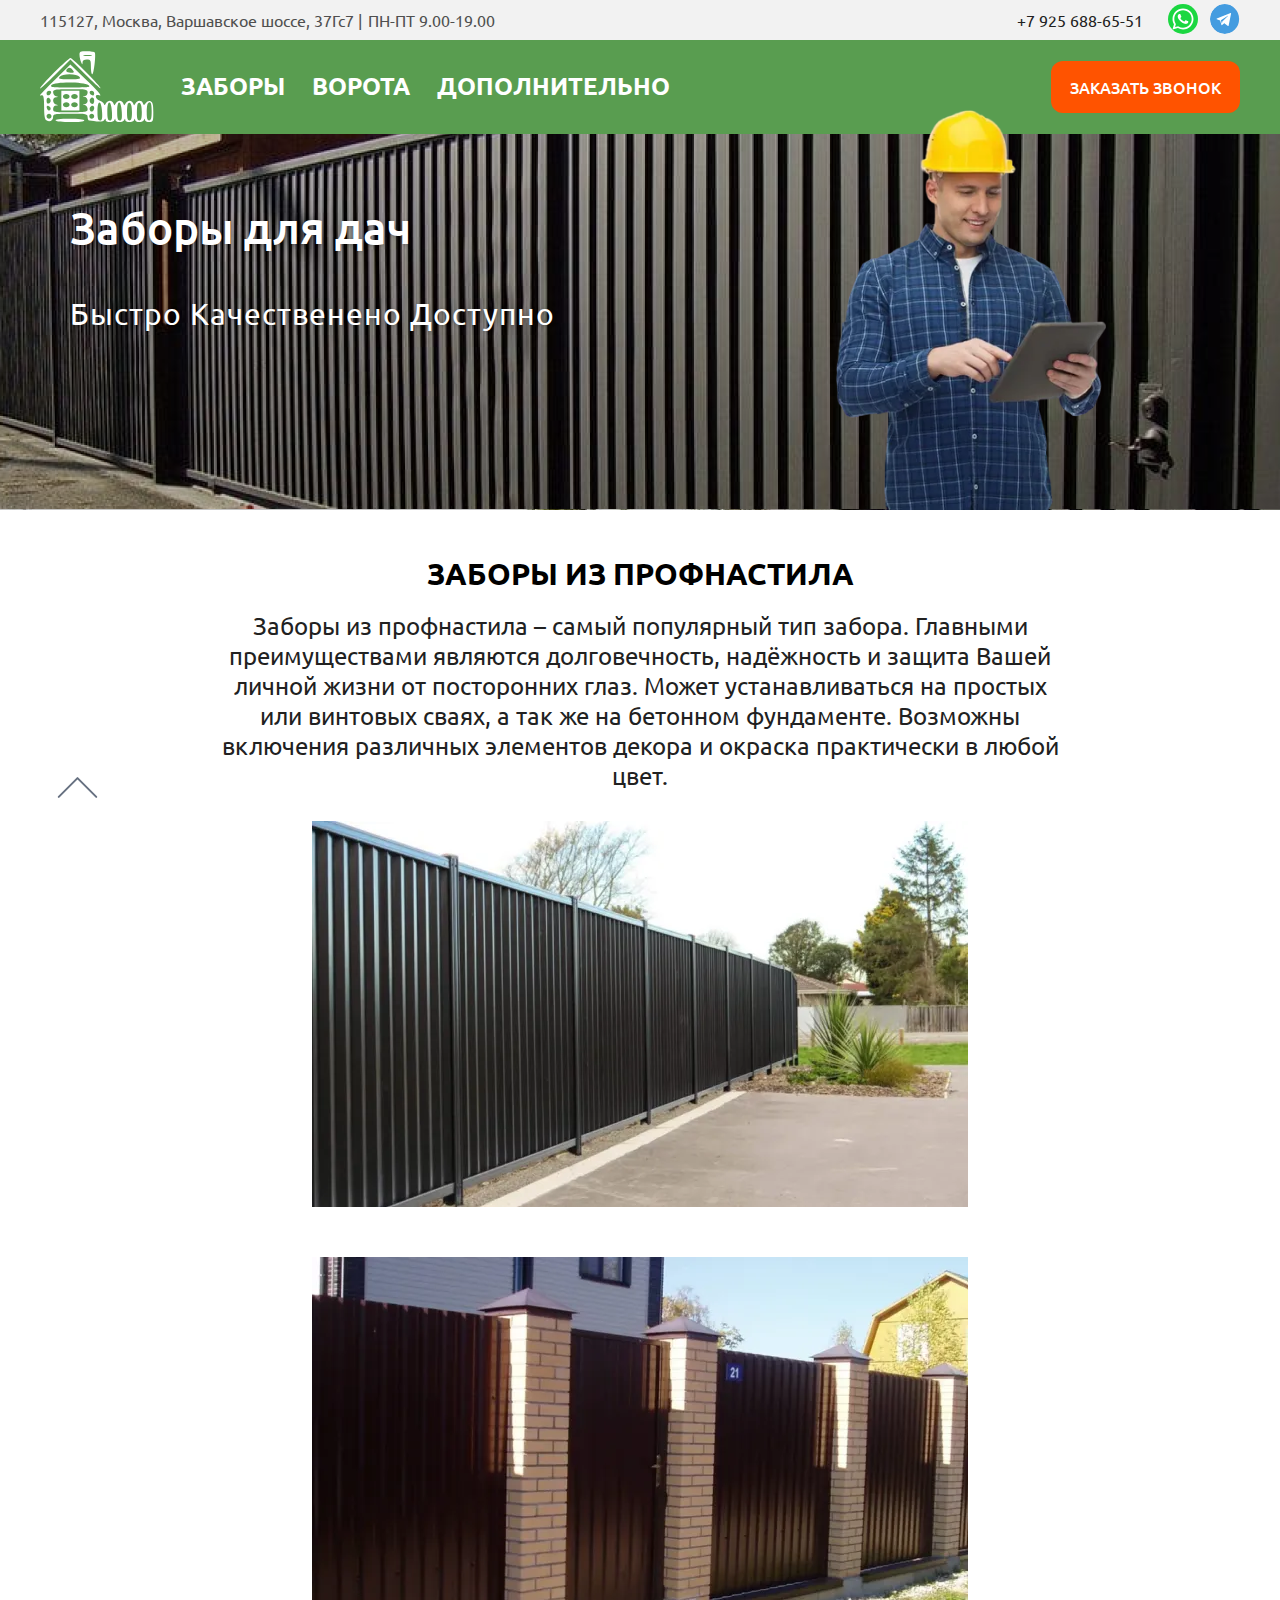
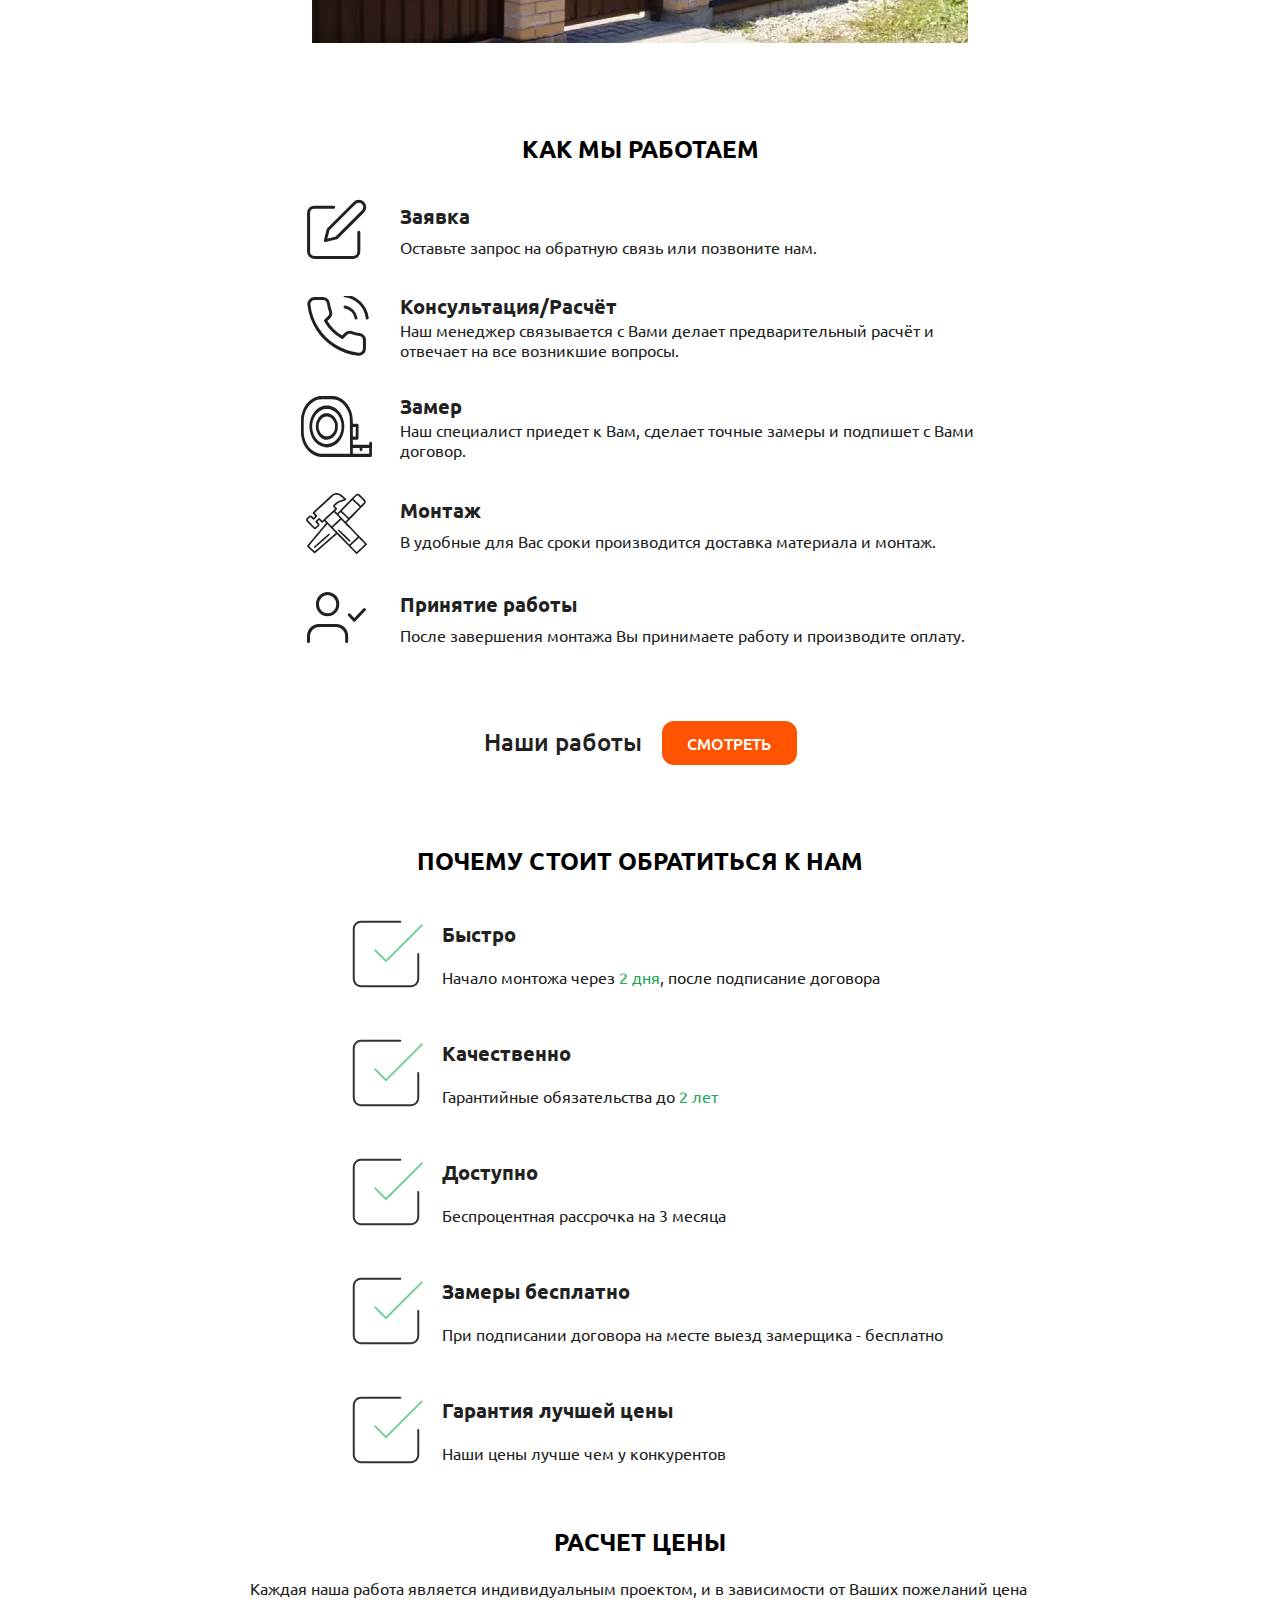
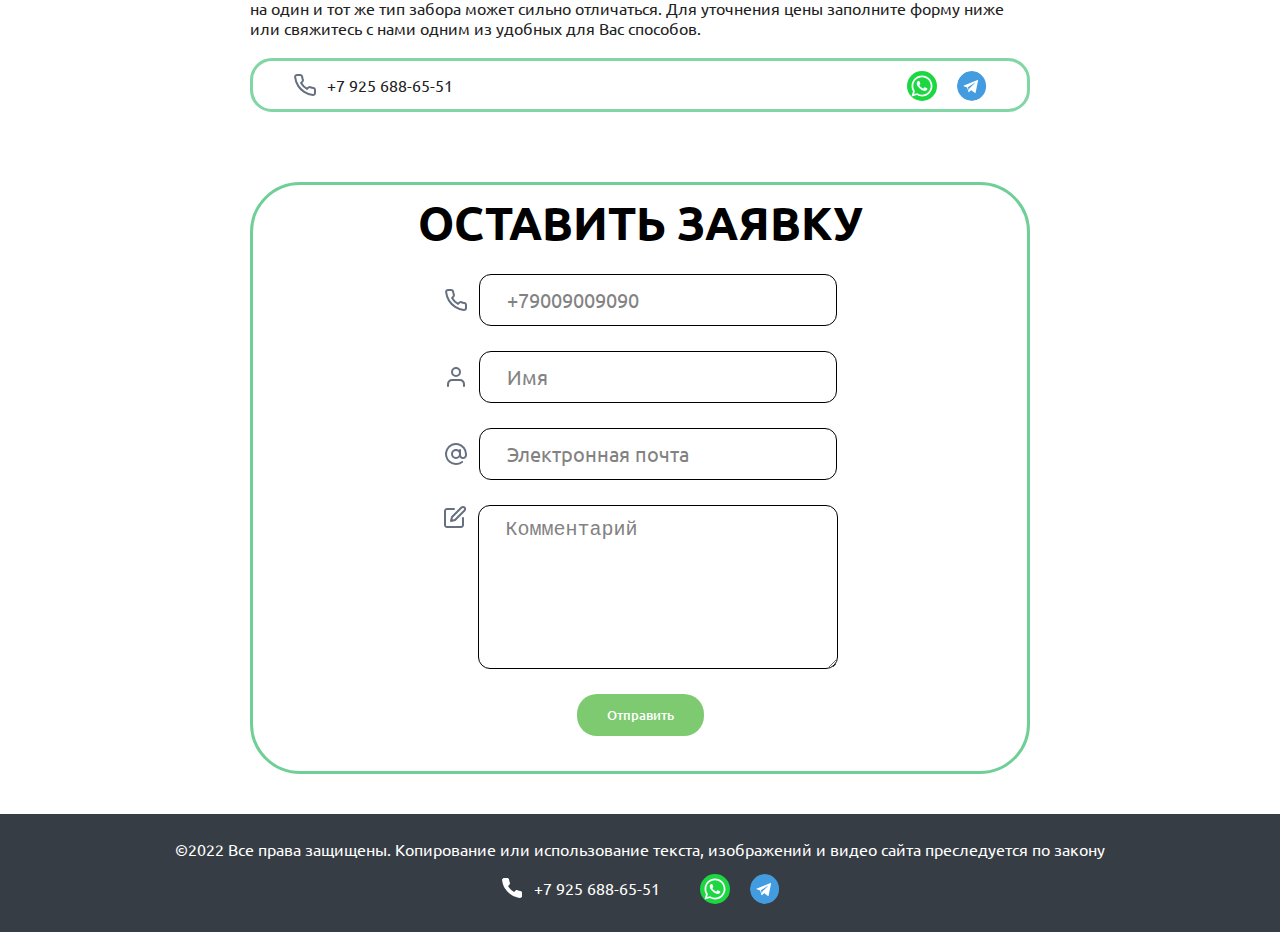
<file: corrugated_board.html>
<!DOCTYPE html><html><head>    <meta charset="UTF-8">    <meta name="viewport" content="width=device-width, initial-scale=1.0">    <meta name="description" content="ЗаборыДляДач">    <link rel="icon" href="favicon.ico"><link rel="icon" href="images/icons/favicon.svg" type="image/svg+xml">    <title>Заборы из профнастила</title>    <link rel="stylesheet" href="style/index.css"></head><body>    <div class="wrapper">        <header class="header">    <div class="header__line_info">    <div class="header__line_info__item">        <span>115127, Москва, Варшавское шоссе, 37Гс7</span>        <span style="padding: 0 2px">        <span style="padding: 0 2px">|</span>         <span>ПН-ПТ 9.00-19.00</span>    </div>    <div class="header__line_info__item">        <a class="mob__phone" data-phone="79256886551">            +7 925 688-65-51        </a>        <span class="header__line_info__network">            <a href="#">                <svg width="40" height="40" viewBox="0 0 40 40" fill="none" xmlns="http://www.w3.org/2000/svg">                    <path d="M40 0H0V40H40V0Z" fill="#1BD741"/>                    <path d="M6.01172 34.0039L7.97103 27.045C6.71108 24.9045 6.0477 22.4692 6.0477 19.9673C6.0477 12.2641 12.3147 5.99707 20.018 5.99707C27.7212 5.99707 33.9881 12.2641 33.9881 19.9673C33.9881 27.6706 27.7212 33.9376 20.018 33.9376C17.6177 33.9376 15.2674 33.3232 13.1881 32.1565L6.01172 34.0039ZM13.555 29.615L13.9826 29.8761C15.7955 30.9828 17.8825 31.5678 20.018 31.5678C26.4145 31.5678 31.6183 26.3638 31.6183 19.9673C31.6183 13.5708 26.4145 8.36689 20.018 8.36689C13.6215 8.36689 8.41752 13.5708 8.41752 19.9673C8.41752 22.1961 9.05097 24.3604 10.2492 26.2264L10.5372 26.6748L9.4089 30.6822L13.555 29.615Z" fill="white"/>                    <path d="M16.0939 13.4651L15.1874 13.4157C14.9026 13.4002 14.6233 13.4953 14.4081 13.6823C13.9687 14.0639 13.266 14.8017 13.0501 15.7631C12.7283 17.1967 13.2257 18.9521 14.513 20.7076C15.8004 22.463 18.1994 25.2716 22.4416 26.4712C23.8087 26.8578 24.884 26.5972 25.7137 26.0664C26.3709 25.6461 26.8239 24.9714 26.9871 24.2087L27.1319 23.5326C27.1779 23.3178 27.0688 23.0998 26.8692 23.0078L23.8055 21.5956C23.6066 21.504 23.3708 21.5619 23.237 21.7353L22.0343 23.2944C21.9435 23.4122 21.7879 23.4589 21.6475 23.4096C20.8238 23.1201 18.0648 21.9646 16.551 19.0485C16.4853 18.922 16.5016 18.7685 16.5948 18.6606L17.7442 17.3309C17.8617 17.1951 17.8913 17.0042 17.8208 16.8392L16.5002 13.7496C16.4298 13.5851 16.2723 13.4749 16.0939 13.4651Z" fill="white"/>                </svg>                          </a>            <a href="#">                <svg width="22" height="22" viewBox="0 0 22 22" fill="none" xmlns="http://www.w3.org/2000/svg">                    <ellipse cx="10.6721" cy="11" rx="10.6721" ry="11" fill="#449CE0"/>                    <path d="M4.98987 11.2063L7.44344 12.1493L8.39991 15.3212C8.44149 15.5355 8.69101 15.5784 8.85735 15.4498L10.2297 14.2925C10.3544 14.1639 10.5624 14.1639 10.7287 14.2925L13.1823 16.1356C13.3486 16.2642 13.5981 16.1785 13.6397 15.9642L15.4695 6.96285C15.5111 6.74853 15.3031 6.53421 15.0952 6.61994L4.98987 10.6491C4.74036 10.7348 4.74036 11.1206 4.98987 11.2063ZM8.27515 11.6778L13.0991 8.63452C13.1823 8.59166 13.2654 8.72025 13.1823 8.76311L9.23162 12.578C9.10686 12.7066 8.9821 12.878 8.9821 13.0923L8.85735 14.121C8.85735 14.2496 8.64942 14.2925 8.60783 14.121L8.1088 12.2351C7.98404 12.0207 8.06722 11.7636 8.27515 11.6778Z" fill="white"/>                </svg>            </a>        </span>    </div></div>    <div class="menu--fixed">    <nav class="header__navbar">        <div class="menu__item--logo mob-logo hidden">            <a href="index" style="display: block;">                <svg class="logotip" width="99" height="62" viewBox="0 0 99 62" fill="#fff" xmlns="http://www.w3.org/2000/svg">    <path fill-rule="evenodd" clip-rule="evenodd" d="M34.7285 6.20215C34.502 5.14062 34.3496 4.06543 34.3232 3.21387C34.2354 0.348633 34.9102 0 40.5566 0C44.04 0 47.2002 0.50293 47.5801 1.11816C48.7061 2.94531 46.7686 20 45.4336 20C44.7588 20 44.2061 17.1074 44.2061 13.5713C44.2061 7.66699 43.915 7.14258 40.6406 7.14258C38.2334 7.14258 37.043 7.95605 36.9756 9.64258C36.8906 11.7803 36.6982 11.7285 35.6494 9.28613C35.2998 8.47168 34.9717 7.34473 34.7285 6.20215ZM38.1455 3.86523C39.9092 4.20605 42.7988 4.20605 44.5625 3.86523C46.3262 3.52441 44.8828 3.24609 41.3535 3.24609C37.8242 3.24609 36.3818 3.52441 38.1455 3.86523ZM0 32.1426C0 31.3887 5.60156 25.1328 12.4473 18.2432C19.2939 11.3516 25.5635 5.71387 26.3809 5.71387C28.2812 5.71387 53.5645 31.0996 52.6133 32.0527C52.2217 32.4453 46.1709 27.001 39.1689 19.9541L26.4375 7.13965L13.2188 20.3271C5.94727 27.5801 0 32.8975 0 32.1426ZM0 38.0596C0 37.7803 5.93066 31.7031 13.1807 24.5576L26.3613 11.5645L39.3721 23.9961C52.0859 36.1455 54.9434 39.7158 50.623 38.0547C49.3096 37.5498 48.4834 38.0576 48.4834 39.3652C48.4834 40.5381 50.0879 42.1104 52.0488 42.8574C54.0098 43.6045 55.6338 45.0342 55.6562 46.0361C55.6826 47.0957 56.3086 46.8115 57.1543 45.3574C58.9746 42.2256 62.5498 42.1172 63.7139 45.1553C64.5234 47.2695 64.6992 47.2695 65.8799 45.1553C67.5322 42.1953 71.1357 42.1953 72.2695 45.1553C73.0791 47.2695 73.2549 47.2695 74.4355 45.1553C76.0889 42.1953 79.6924 42.1953 80.8252 45.1553C81.6357 47.2695 81.8105 47.2695 82.9912 45.1553C84.6172 42.2441 88.2422 42.1797 89.3389 45.041C90.0703 46.9531 90.3965 46.9229 91.9395 44.8096C92.9912 43.3701 94.6523 42.7568 96.0479 43.2939C97.8662 43.9932 98.3936 46.1348 98.3936 52.8125C98.3936 61.0498 98.2373 61.4287 94.8291 61.4287C92.8682 61.4287 91.2129 60.626 91.1514 59.6426C91.0615 58.2139 90.8945 58.2139 90.3203 59.6426C89.9238 60.626 88.0498 61.4287 86.1543 61.4287C84.2598 61.4287 82.6562 60.626 82.5957 59.6426C82.5059 58.2139 82.3389 58.2139 81.7637 59.6426C80.8271 61.9688 74.1865 61.9688 74.0391 59.6426C73.9492 58.2139 73.7822 58.2139 73.208 59.6426C72.8115 60.626 70.9375 61.4287 69.043 61.4287C67.1475 61.4287 65.5449 60.626 65.4834 59.6426C65.3936 58.2139 65.2266 58.2139 64.6523 59.6426C63.7148 61.9697 57.0469 61.9697 57.0186 59.6426C57.001 58.2646 56.7295 58.2783 55.8252 59.707C55.0576 60.917 52.7246 61.3232 49.0732 60.8799C46.0039 60.5088 43.0127 60.1572 42.4238 60.1016C41.834 60.0459 41.3535 58.7139 41.3535 57.1426C41.3535 54.4668 40.4023 54.2861 26.3809 54.2861C12.6396 54.2861 11.4082 54.5088 11.4082 56.9902C11.4082 60.1787 8.41602 61.6797 5.57422 59.9189C4.14355 59.0303 3.56445 55.6758 3.56445 48.2646C3.56445 40.7002 3.07715 37.9541 1.78223 38.2139C0.802734 38.4102 0 38.3418 0 38.0596ZM26.5547 18.5713C29.7178 18.5713 30.0215 18.2402 28.5195 16.4287C26.5879 14.0967 25.2432 13.7598 23.7666 15.2383C21.8008 17.209 22.9395 18.5713 26.5547 18.5713ZM25.668 24.2861C34.6904 24.2861 35.7734 24.0146 34.2236 22.1426C33.1016 20.7881 29.9561 20 25.668 20C21.3799 20 18.2344 20.7881 17.1113 22.1426C15.5615 24.0146 16.6455 24.2861 25.668 24.2861ZM26.4795 31.4287C42.8516 31.4287 44.4629 31.21 41.9824 29.3311C37.9971 26.3096 12.4756 26.2744 9.98145 29.2861C8.41895 31.1719 10.3984 31.4287 26.4795 31.4287ZM38.8584 38.7373C40.3486 38.6387 41.3535 37.4199 41.3535 35.7139C41.3535 33.0381 40.4023 32.8574 26.3809 32.8574C12.5488 32.8574 11.4082 33.0674 11.4082 35.6104C11.4082 37.123 12.5312 38.6553 13.9033 39.0156C16.2803 39.6367 16.2803 39.6768 13.9033 39.834C13.1455 39.8848 12.5 40.2383 12.0557 40.793C11.6465 41.3037 11.4082 41.9834 11.4082 42.7529C11.4082 44.2656 12.5312 45.7988 13.9033 46.1582C16.2803 46.7803 16.2803 46.8203 13.9033 46.9775C12.4131 47.0762 11.4082 48.2939 11.4082 50C11.4082 52.6758 12.3594 52.8574 26.3809 52.8574C40.2129 52.8574 41.3535 52.6475 41.3535 50.1045C41.3535 48.5918 40.2305 47.0586 38.8584 46.6982C37.917 46.4521 37.3486 46.2979 37.1533 46.1904C36.8545 46.0273 37.4229 45.9746 38.8584 45.8799C40.3145 45.7832 41.3535 44.5674 41.3535 42.9619C41.3535 41.4482 40.2305 39.916 38.8584 39.5557C37.9609 39.3213 37.4023 39.1699 37.1826 39.0635C36.8203 38.8877 37.3789 38.835 38.8584 38.7373ZM5.7041 36.5469C5.7041 39.0703 8.77441 38.6318 9.65527 35.9824C9.96582 35.0488 9.20312 34.2861 7.96094 34.2861C6.71875 34.2861 5.7041 35.3027 5.7041 36.5469ZM18.5381 51.4287V42.8574V34.2861H26.3809H34.2236V42.8574V51.4287H26.3809H18.5381ZM45.3652 38.2441C46.2959 38.5557 47.0576 37.791 47.0576 36.5469C47.0576 35.3027 46.043 34.2861 44.8008 34.2861C42.2822 34.2861 42.7197 37.3613 45.3652 38.2441ZM22.8154 41.4287C24.4004 41.4287 25.668 40.4756 25.668 39.2861C25.668 38.0957 24.4004 37.1426 22.8154 37.1426C21.2314 37.1426 19.9639 38.0957 19.9639 39.2861C19.9639 40.4756 21.2314 41.4287 22.8154 41.4287ZM29.9463 41.4287C31.5303 41.4287 32.7979 40.4756 32.7979 39.2861C32.7979 38.0957 31.5303 37.1426 29.9463 37.1426C28.3613 37.1426 27.0938 38.0957 27.0938 39.2861C27.0938 40.4756 28.3613 41.4287 29.9463 41.4287ZM7.48633 45.3574C8.46777 45.0303 9.26855 43.9043 9.26855 42.8574C9.26855 41.8096 8.46777 40.6846 7.48633 40.3574C6.42578 40.0029 5.7041 41.0156 5.7041 42.8574C5.7041 44.6982 6.42578 45.7119 7.48633 45.3574ZM45.7158 45.7139C46.4551 45.7139 47.0576 44.4287 47.0576 42.8574C47.0576 39.8447 44.9834 39.0127 43.4932 41.4287C42.4531 43.1143 43.8027 45.7139 45.7158 45.7139ZM22.8154 48.5713C24.4004 48.5713 25.668 47.6182 25.668 46.4287C25.668 45.2383 24.4004 44.2861 22.8154 44.2861C21.2314 44.2861 19.9639 45.2383 19.9639 46.4287C19.9639 47.6182 21.2314 48.5713 22.8154 48.5713ZM29.9463 48.5713C31.5303 48.5713 32.7979 47.6182 32.7979 46.4287C32.7979 45.2383 31.5303 44.2861 29.9463 44.2861C28.3613 44.2861 27.0938 45.2383 27.0938 46.4287C27.0938 47.6182 28.3613 48.5713 29.9463 48.5713ZM52.123 60C53.8945 60 54.251 58.5225 53.9053 52.6133C53.2881 42.0312 49.9102 41.5332 49.9102 52.0244C49.9102 58.2812 50.3877 60 52.123 60ZM60.6787 60C62.4502 60 62.8066 58.5225 62.4619 52.6133C61.8438 42.0312 58.4658 41.5332 58.4658 52.0244C58.4658 58.2812 58.9434 60 60.6787 60ZM69.2354 60C71.0059 60 71.3623 58.5225 71.0176 52.6133C70.4004 42.0312 67.0215 41.5332 67.0215 52.0244C67.0215 58.2812 67.5 60 69.2354 60ZM77.7168 60C79.3301 60 79.8555 58.2627 79.8555 52.9414C79.8555 46.2695 78.5244 43.2383 76.4893 45.2773C75.9883 45.7803 75.5781 49.2969 75.5781 53.0957C75.5781 58.2803 76.1113 60 77.7168 60ZM86.2725 60C87.8857 60 88.4121 58.2627 88.4121 52.9414C88.4121 46.2695 87.0801 43.2383 85.0449 45.2773C84.7861 45.5381 84.5508 46.6074 84.3848 48.1064C84.2295 49.501 84.1338 51.2656 84.1338 53.0957C84.1338 58.2803 84.667 60 86.2725 60ZM94.8291 60C96.4717 60 96.9678 58.1738 96.9678 52.1426C96.9678 44.8643 96.0068 42.8682 93.6406 45.2383C93.1182 45.7617 92.6904 49.2969 92.6904 53.0957C92.6904 58.2803 93.2236 60 94.8291 60ZM5.92383 49.1973C6.47852 51.874 9.26855 52.3457 9.26855 49.7617C9.26855 48.8457 8.40625 47.8076 7.34961 47.4541C6.15039 47.0547 5.61719 47.707 5.92383 49.1973ZM46.8818 50.3301C46.9941 49.96 47.0576 49.5723 47.0576 49.2012C47.0576 46.8447 44.8047 46.4453 43.4932 48.5713C42.3291 50.457 44.0352 53.1318 45.7305 52.0811C46.2217 51.7773 46.6523 51.0918 46.8818 50.3301ZM7.84277 58.5713C9.01953 58.5713 9.98145 57.6074 9.98145 56.4287C9.98145 55.25 9.01953 54.2861 7.84277 54.2861C6.66602 54.2861 5.7041 55.25 5.7041 56.4287C5.7041 57.6074 6.66602 58.5713 7.84277 58.5713ZM44.9189 58.5713C46.0957 58.5713 47.0576 57.6074 47.0576 56.4287C47.0576 55.25 46.0957 54.2861 44.9189 54.2861C43.7422 54.2861 42.7803 55.25 42.7803 56.4287C42.7803 57.6074 43.7422 58.5713 44.9189 58.5713ZM26.4648 61.4287C19.8438 61.4287 14.0312 60.7861 13.5469 60C12.9834 59.0869 17.334 58.5713 25.584 58.5713C33.2461 58.5713 38.502 59.1533 38.502 60C38.502 60.8398 33.5391 61.4287 26.4648 61.4287Z" fill="#fff"/></svg>            </a>        </div>        <ul class="menu menu--mob">            <li class="menu__item--logo menu__desk-logo">                <a href="index">                    <svg class="logotip" width="99" height="62" viewBox="0 0 99 62" fill="#fff" xmlns="http://www.w3.org/2000/svg">    <path fill-rule="evenodd" clip-rule="evenodd" d="M34.7285 6.20215C34.502 5.14062 34.3496 4.06543 34.3232 3.21387C34.2354 0.348633 34.9102 0 40.5566 0C44.04 0 47.2002 0.50293 47.5801 1.11816C48.7061 2.94531 46.7686 20 45.4336 20C44.7588 20 44.2061 17.1074 44.2061 13.5713C44.2061 7.66699 43.915 7.14258 40.6406 7.14258C38.2334 7.14258 37.043 7.95605 36.9756 9.64258C36.8906 11.7803 36.6982 11.7285 35.6494 9.28613C35.2998 8.47168 34.9717 7.34473 34.7285 6.20215ZM38.1455 3.86523C39.9092 4.20605 42.7988 4.20605 44.5625 3.86523C46.3262 3.52441 44.8828 3.24609 41.3535 3.24609C37.8242 3.24609 36.3818 3.52441 38.1455 3.86523ZM0 32.1426C0 31.3887 5.60156 25.1328 12.4473 18.2432C19.2939 11.3516 25.5635 5.71387 26.3809 5.71387C28.2812 5.71387 53.5645 31.0996 52.6133 32.0527C52.2217 32.4453 46.1709 27.001 39.1689 19.9541L26.4375 7.13965L13.2188 20.3271C5.94727 27.5801 0 32.8975 0 32.1426ZM0 38.0596C0 37.7803 5.93066 31.7031 13.1807 24.5576L26.3613 11.5645L39.3721 23.9961C52.0859 36.1455 54.9434 39.7158 50.623 38.0547C49.3096 37.5498 48.4834 38.0576 48.4834 39.3652C48.4834 40.5381 50.0879 42.1104 52.0488 42.8574C54.0098 43.6045 55.6338 45.0342 55.6562 46.0361C55.6826 47.0957 56.3086 46.8115 57.1543 45.3574C58.9746 42.2256 62.5498 42.1172 63.7139 45.1553C64.5234 47.2695 64.6992 47.2695 65.8799 45.1553C67.5322 42.1953 71.1357 42.1953 72.2695 45.1553C73.0791 47.2695 73.2549 47.2695 74.4355 45.1553C76.0889 42.1953 79.6924 42.1953 80.8252 45.1553C81.6357 47.2695 81.8105 47.2695 82.9912 45.1553C84.6172 42.2441 88.2422 42.1797 89.3389 45.041C90.0703 46.9531 90.3965 46.9229 91.9395 44.8096C92.9912 43.3701 94.6523 42.7568 96.0479 43.2939C97.8662 43.9932 98.3936 46.1348 98.3936 52.8125C98.3936 61.0498 98.2373 61.4287 94.8291 61.4287C92.8682 61.4287 91.2129 60.626 91.1514 59.6426C91.0615 58.2139 90.8945 58.2139 90.3203 59.6426C89.9238 60.626 88.0498 61.4287 86.1543 61.4287C84.2598 61.4287 82.6562 60.626 82.5957 59.6426C82.5059 58.2139 82.3389 58.2139 81.7637 59.6426C80.8271 61.9688 74.1865 61.9688 74.0391 59.6426C73.9492 58.2139 73.7822 58.2139 73.208 59.6426C72.8115 60.626 70.9375 61.4287 69.043 61.4287C67.1475 61.4287 65.5449 60.626 65.4834 59.6426C65.3936 58.2139 65.2266 58.2139 64.6523 59.6426C63.7148 61.9697 57.0469 61.9697 57.0186 59.6426C57.001 58.2646 56.7295 58.2783 55.8252 59.707C55.0576 60.917 52.7246 61.3232 49.0732 60.8799C46.0039 60.5088 43.0127 60.1572 42.4238 60.1016C41.834 60.0459 41.3535 58.7139 41.3535 57.1426C41.3535 54.4668 40.4023 54.2861 26.3809 54.2861C12.6396 54.2861 11.4082 54.5088 11.4082 56.9902C11.4082 60.1787 8.41602 61.6797 5.57422 59.9189C4.14355 59.0303 3.56445 55.6758 3.56445 48.2646C3.56445 40.7002 3.07715 37.9541 1.78223 38.2139C0.802734 38.4102 0 38.3418 0 38.0596ZM26.5547 18.5713C29.7178 18.5713 30.0215 18.2402 28.5195 16.4287C26.5879 14.0967 25.2432 13.7598 23.7666 15.2383C21.8008 17.209 22.9395 18.5713 26.5547 18.5713ZM25.668 24.2861C34.6904 24.2861 35.7734 24.0146 34.2236 22.1426C33.1016 20.7881 29.9561 20 25.668 20C21.3799 20 18.2344 20.7881 17.1113 22.1426C15.5615 24.0146 16.6455 24.2861 25.668 24.2861ZM26.4795 31.4287C42.8516 31.4287 44.4629 31.21 41.9824 29.3311C37.9971 26.3096 12.4756 26.2744 9.98145 29.2861C8.41895 31.1719 10.3984 31.4287 26.4795 31.4287ZM38.8584 38.7373C40.3486 38.6387 41.3535 37.4199 41.3535 35.7139C41.3535 33.0381 40.4023 32.8574 26.3809 32.8574C12.5488 32.8574 11.4082 33.0674 11.4082 35.6104C11.4082 37.123 12.5312 38.6553 13.9033 39.0156C16.2803 39.6367 16.2803 39.6768 13.9033 39.834C13.1455 39.8848 12.5 40.2383 12.0557 40.793C11.6465 41.3037 11.4082 41.9834 11.4082 42.7529C11.4082 44.2656 12.5312 45.7988 13.9033 46.1582C16.2803 46.7803 16.2803 46.8203 13.9033 46.9775C12.4131 47.0762 11.4082 48.2939 11.4082 50C11.4082 52.6758 12.3594 52.8574 26.3809 52.8574C40.2129 52.8574 41.3535 52.6475 41.3535 50.1045C41.3535 48.5918 40.2305 47.0586 38.8584 46.6982C37.917 46.4521 37.3486 46.2979 37.1533 46.1904C36.8545 46.0273 37.4229 45.9746 38.8584 45.8799C40.3145 45.7832 41.3535 44.5674 41.3535 42.9619C41.3535 41.4482 40.2305 39.916 38.8584 39.5557C37.9609 39.3213 37.4023 39.1699 37.1826 39.0635C36.8203 38.8877 37.3789 38.835 38.8584 38.7373ZM5.7041 36.5469C5.7041 39.0703 8.77441 38.6318 9.65527 35.9824C9.96582 35.0488 9.20312 34.2861 7.96094 34.2861C6.71875 34.2861 5.7041 35.3027 5.7041 36.5469ZM18.5381 51.4287V42.8574V34.2861H26.3809H34.2236V42.8574V51.4287H26.3809H18.5381ZM45.3652 38.2441C46.2959 38.5557 47.0576 37.791 47.0576 36.5469C47.0576 35.3027 46.043 34.2861 44.8008 34.2861C42.2822 34.2861 42.7197 37.3613 45.3652 38.2441ZM22.8154 41.4287C24.4004 41.4287 25.668 40.4756 25.668 39.2861C25.668 38.0957 24.4004 37.1426 22.8154 37.1426C21.2314 37.1426 19.9639 38.0957 19.9639 39.2861C19.9639 40.4756 21.2314 41.4287 22.8154 41.4287ZM29.9463 41.4287C31.5303 41.4287 32.7979 40.4756 32.7979 39.2861C32.7979 38.0957 31.5303 37.1426 29.9463 37.1426C28.3613 37.1426 27.0938 38.0957 27.0938 39.2861C27.0938 40.4756 28.3613 41.4287 29.9463 41.4287ZM7.48633 45.3574C8.46777 45.0303 9.26855 43.9043 9.26855 42.8574C9.26855 41.8096 8.46777 40.6846 7.48633 40.3574C6.42578 40.0029 5.7041 41.0156 5.7041 42.8574C5.7041 44.6982 6.42578 45.7119 7.48633 45.3574ZM45.7158 45.7139C46.4551 45.7139 47.0576 44.4287 47.0576 42.8574C47.0576 39.8447 44.9834 39.0127 43.4932 41.4287C42.4531 43.1143 43.8027 45.7139 45.7158 45.7139ZM22.8154 48.5713C24.4004 48.5713 25.668 47.6182 25.668 46.4287C25.668 45.2383 24.4004 44.2861 22.8154 44.2861C21.2314 44.2861 19.9639 45.2383 19.9639 46.4287C19.9639 47.6182 21.2314 48.5713 22.8154 48.5713ZM29.9463 48.5713C31.5303 48.5713 32.7979 47.6182 32.7979 46.4287C32.7979 45.2383 31.5303 44.2861 29.9463 44.2861C28.3613 44.2861 27.0938 45.2383 27.0938 46.4287C27.0938 47.6182 28.3613 48.5713 29.9463 48.5713ZM52.123 60C53.8945 60 54.251 58.5225 53.9053 52.6133C53.2881 42.0312 49.9102 41.5332 49.9102 52.0244C49.9102 58.2812 50.3877 60 52.123 60ZM60.6787 60C62.4502 60 62.8066 58.5225 62.4619 52.6133C61.8438 42.0312 58.4658 41.5332 58.4658 52.0244C58.4658 58.2812 58.9434 60 60.6787 60ZM69.2354 60C71.0059 60 71.3623 58.5225 71.0176 52.6133C70.4004 42.0312 67.0215 41.5332 67.0215 52.0244C67.0215 58.2812 67.5 60 69.2354 60ZM77.7168 60C79.3301 60 79.8555 58.2627 79.8555 52.9414C79.8555 46.2695 78.5244 43.2383 76.4893 45.2773C75.9883 45.7803 75.5781 49.2969 75.5781 53.0957C75.5781 58.2803 76.1113 60 77.7168 60ZM86.2725 60C87.8857 60 88.4121 58.2627 88.4121 52.9414C88.4121 46.2695 87.0801 43.2383 85.0449 45.2773C84.7861 45.5381 84.5508 46.6074 84.3848 48.1064C84.2295 49.501 84.1338 51.2656 84.1338 53.0957C84.1338 58.2803 84.667 60 86.2725 60ZM94.8291 60C96.4717 60 96.9678 58.1738 96.9678 52.1426C96.9678 44.8643 96.0068 42.8682 93.6406 45.2383C93.1182 45.7617 92.6904 49.2969 92.6904 53.0957C92.6904 58.2803 93.2236 60 94.8291 60ZM5.92383 49.1973C6.47852 51.874 9.26855 52.3457 9.26855 49.7617C9.26855 48.8457 8.40625 47.8076 7.34961 47.4541C6.15039 47.0547 5.61719 47.707 5.92383 49.1973ZM46.8818 50.3301C46.9941 49.96 47.0576 49.5723 47.0576 49.2012C47.0576 46.8447 44.8047 46.4453 43.4932 48.5713C42.3291 50.457 44.0352 53.1318 45.7305 52.0811C46.2217 51.7773 46.6523 51.0918 46.8818 50.3301ZM7.84277 58.5713C9.01953 58.5713 9.98145 57.6074 9.98145 56.4287C9.98145 55.25 9.01953 54.2861 7.84277 54.2861C6.66602 54.2861 5.7041 55.25 5.7041 56.4287C5.7041 57.6074 6.66602 58.5713 7.84277 58.5713ZM44.9189 58.5713C46.0957 58.5713 47.0576 57.6074 47.0576 56.4287C47.0576 55.25 46.0957 54.2861 44.9189 54.2861C43.7422 54.2861 42.7803 55.25 42.7803 56.4287C42.7803 57.6074 43.7422 58.5713 44.9189 58.5713ZM26.4648 61.4287C19.8438 61.4287 14.0312 60.7861 13.5469 60C12.9834 59.0869 17.334 58.5713 25.584 58.5713C33.2461 58.5713 38.502 59.1533 38.502 60C38.502 60.8398 33.5391 61.4287 26.4648 61.4287Z" fill="#fff"/></svg>                </a>            </li>            <li class="menu__item">                <a class="menu__link menu__list">заборы</a>                <ul class="submenu hidden">                    <li class="menu__item">                        <a href="corrugated_board" class="menu__link">из профнастила</a>                    </li>                    <li class="menu__item">                        <a href="euro_picket_fence" class="menu__link">из евроштакетника</a>                    </li>                    <li class="menu__item">                        <a href="3d_panels" class="menu__link">из 3D панелей</a>                    </li>                    <li class="menu__item">                        <a href="mesh_netting" class="menu__link">из сетки рабицы</a>                    </li>                </ul>            </li>            <li class="menu__item">                <a href="gates_and_gates" class="menu__link">ворота</a>            </li>            <li class="menu__item hidden">                <a href="gallary" class="menu__link">галерея</a>            </li>            <li class="menu__item">                <a href="extra" class="menu__link">дополнительно</a>            </li>        </ul>        <picture><source srcset="./images/person.webp" type="image/webp"><img src="./images/person.png" alt="personal" class="header__person"></picture>        <svg width="38" height="38" class="menu__icon hidden" viewBox="0 0 38 38" fill="none" xmlns="http://www.w3.org/2000/svg">            <g clip-path="url(#clip0_3_180)">            <path d="M34.503 4.76984H3.49696C1.56876 4.76984 0 6.33852 0 8.26918C0 10.1974 1.56876 11.7661 3.49696 11.7661H34.503C36.4312 11.7661 38 10.1974 38 8.26918C38 6.33852 36.4312 4.76984 34.503 4.76984Z" fill="white"/>            <path d="M34.503 15.502H3.49696C1.56876 15.502 0 17.0707 0 19.0014C0 20.9296 1.56876 22.4983 3.49696 22.4983H34.503C36.4312 22.4983 38 20.9296 38 19.0014C38 17.0707 36.4312 15.502 34.503 15.502Z" fill="white"/>            <path d="M34.503 26.2339H3.49696C1.56876 26.2339 0 27.8027 0 29.7333C0 31.6615 1.56876 33.2303 3.49696 33.2303H34.503C36.4312 33.2303 38 31.6615 38 29.7333C38 27.8027 36.4312 26.2339 34.503 26.2339Z" fill="white"/>            </g>            <defs>            <clipPath id="clip0_3_180">            <rect width="38" height="38" fill="white"/>            </clipPath>            </defs>        </svg>        <div class="menu--full hidden"></div>        <aclass="btn menu__button  menu--mob form--scroll">    Заказать звонок</a>    </nav></div></header>        <article class="banner" style="background-image: url('images/banner/bg-corrugated_board.png');">    <div class="banner--hide">        <h2 class="banner__title">Заборы для дач</h2>        <p class="banner__paragraph">Быстро  Качественено  Доступно</p>    </div></article>        <section class="name_page">    <h1 class="name_page__title title__section">Заборы из профнастила</h1>    <p class="name_page__paragraph">Заборы из профнастила – самый популярный тип забора. Главными преимуществами являются долговечность, надёжность и защита Вашей личной жизни от посторонних глаз. Может устанавливаться на простых или винтовых сваях, а так же на бетонном фундаменте. Возможны включения различных элементов декора и окраска практически в любой цвет.</p></section>        <div class="preview">    <picture><source srcset="images/corrugated_board/1.webp" type="image/webp"><img src="images/corrugated_board/1.png" alt="Изображение - Заборы из профнастила (вид 1)" class="preview__tem"></picture>    <picture><source srcset="images/corrugated_board/2.webp" type="image/webp"><img src="images/corrugated_board/2.png" alt="Изображение - Заборы из профнастила (вид 2)" class="preview__tem"></picture></div>        <section class="icon_text we_work">    <h2 class="icon_text__title title__section">Как мы работаем</h2>    <div class="icon_text__list">        <div class="icon_text__item">    <div class="icon_text__item__icon we_work__icon icon--svg" style="-webkit-mask-image: url('./images/icons/we_work/edit.svg'); mask-image: url('./images/icons/we_work/edit.svg');"></div>    <h3 class="icon_text__item__title">Заявка</h3>    <p class="icon_text__item__paragraph">Оставьте запрос на обратную связь или позвоните нам.</p></div>        <div class="icon_text__item">    <div class="icon_text__item__icon we_work__icon icon--svg" style="-webkit-mask-image: url('./images/icons/we_work/phone-call.svg'); mask-image: url('./images/icons/we_work/phone-call.svg');"></div>    <h3 class="icon_text__item__title">Консультация/Расчёт</h3>    <p class="icon_text__item__paragraph">Наш менеджер связывается с Вами делает предварительный расчёт и отвечает на все возникшие вопросы.</p></div>        <div class="icon_text__item">    <div class="icon_text__item__icon we_work__icon icon--svg" style="-webkit-mask-image: url('./images/icons/we_work/roulet.svg'); mask-image: url('./images/icons/we_work/roulet.svg');"></div>    <h3 class="icon_text__item__title">Замер</h3>    <p class="icon_text__item__paragraph">Наш специалист приедет к Вам, сделает точные замеры и подпишет с Вами договор.</p></div>        <div class="icon_text__item">    <div class="icon_text__item__icon we_work__icon icon--svg" style="-webkit-mask-image: url('./images/icons/we_work/repair.svg'); mask-image: url('./images/icons/we_work/repair.svg');"></div>    <h3 class="icon_text__item__title">Монтаж</h3>    <p class="icon_text__item__paragraph">В удобные для Вас сроки производится доставка материала и монтаж.</p></div>        <div class="icon_text__item">    <div class="icon_text__item__icon we_work__icon icon--svg" style="-webkit-mask-image: url('./images/icons/we_work/user-check.svg'); mask-image: url('./images/icons/we_work/user-check.svg');"></div>    <h3 class="icon_text__item__title">Принятие работы</h3>    <p class="icon_text__item__paragraph">После завершения монтажа Вы принимаете работу и производите оплату.</p></div>    </div></section>        <div class="gallary__go_page">    <h2 class="gallary__go_page__text">Наши работы</h2>        <a     href="gallary" class="btn call_to_action form--scroll gallary__go_page__link">    смотреть</a></div>        <section class="icon_text benefist">    <h2 class="icon_text__title title__section">Почему стоит обратиться к нам</h2>    <div class="icon_text__list">        <div class="icon_text__item">    <svg class="icon_text__item__icon" width="86" height="86" viewBox="0 0 86 86" fill="none" xmlns="http://www.w3.org/2000/svg">        <path d="M32.25 39.4163L43 50.1663L78.8333 14.333" stroke="#6FCF97" stroke-width="2" stroke-linecap="round" stroke-linejoin="round"/>        <path d="M75.25 43V68.0833C75.25 69.9841 74.4949 71.8069 73.1509 73.1509C71.8069 74.4949 69.9841 75.25 68.0833 75.25H17.9167C16.0159 75.25 14.1931 74.4949 12.8491 73.1509C11.5051 71.8069 10.75 69.9841 10.75 68.0833V17.9167C10.75 16.0159 11.5051 14.1931 12.8491 12.8491C14.1931 11.5051 16.0159 10.75 17.9167 10.75H57.3333" stroke="#333333" stroke-width="2" stroke-linecap="round" stroke-linejoin="round"/>    </svg>    <h3 class="icon_text__item__title">Быстро</h3>    <p class="icon_text__item__paragraph">Начало монтожа через <span class='attent'>2 дня</span>, после подписание договора</p></div>        <div class="icon_text__item">    <svg class="icon_text__item__icon" width="86" height="86" viewBox="0 0 86 86" fill="none" xmlns="http://www.w3.org/2000/svg">        <path d="M32.25 39.4163L43 50.1663L78.8333 14.333" stroke="#6FCF97" stroke-width="2" stroke-linecap="round" stroke-linejoin="round"/>        <path d="M75.25 43V68.0833C75.25 69.9841 74.4949 71.8069 73.1509 73.1509C71.8069 74.4949 69.9841 75.25 68.0833 75.25H17.9167C16.0159 75.25 14.1931 74.4949 12.8491 73.1509C11.5051 71.8069 10.75 69.9841 10.75 68.0833V17.9167C10.75 16.0159 11.5051 14.1931 12.8491 12.8491C14.1931 11.5051 16.0159 10.75 17.9167 10.75H57.3333" stroke="#333333" stroke-width="2" stroke-linecap="round" stroke-linejoin="round"/>    </svg>    <h3 class="icon_text__item__title">Качественно</h3>    <p class="icon_text__item__paragraph">Гарантийные обязательства до <span class='attent'>2 лет</span></p></div>        <div class="icon_text__item">    <svg class="icon_text__item__icon" width="86" height="86" viewBox="0 0 86 86" fill="none" xmlns="http://www.w3.org/2000/svg">        <path d="M32.25 39.4163L43 50.1663L78.8333 14.333" stroke="#6FCF97" stroke-width="2" stroke-linecap="round" stroke-linejoin="round"/>        <path d="M75.25 43V68.0833C75.25 69.9841 74.4949 71.8069 73.1509 73.1509C71.8069 74.4949 69.9841 75.25 68.0833 75.25H17.9167C16.0159 75.25 14.1931 74.4949 12.8491 73.1509C11.5051 71.8069 10.75 69.9841 10.75 68.0833V17.9167C10.75 16.0159 11.5051 14.1931 12.8491 12.8491C14.1931 11.5051 16.0159 10.75 17.9167 10.75H57.3333" stroke="#333333" stroke-width="2" stroke-linecap="round" stroke-linejoin="round"/>    </svg>    <h3 class="icon_text__item__title">Доступно</h3>    <p class="icon_text__item__paragraph">Беспроцентная рассрочка на 3 месяца</p></div>        <div class="icon_text__item">    <svg class="icon_text__item__icon" width="86" height="86" viewBox="0 0 86 86" fill="none" xmlns="http://www.w3.org/2000/svg">        <path d="M32.25 39.4163L43 50.1663L78.8333 14.333" stroke="#6FCF97" stroke-width="2" stroke-linecap="round" stroke-linejoin="round"/>        <path d="M75.25 43V68.0833C75.25 69.9841 74.4949 71.8069 73.1509 73.1509C71.8069 74.4949 69.9841 75.25 68.0833 75.25H17.9167C16.0159 75.25 14.1931 74.4949 12.8491 73.1509C11.5051 71.8069 10.75 69.9841 10.75 68.0833V17.9167C10.75 16.0159 11.5051 14.1931 12.8491 12.8491C14.1931 11.5051 16.0159 10.75 17.9167 10.75H57.3333" stroke="#333333" stroke-width="2" stroke-linecap="round" stroke-linejoin="round"/>    </svg>    <h3 class="icon_text__item__title">Замеры бесплатно</h3>    <p class="icon_text__item__paragraph">При подписании договора на месте выезд замерщика - бесплатно</p></div>        <div class="icon_text__item">    <svg class="icon_text__item__icon" width="86" height="86" viewBox="0 0 86 86" fill="none" xmlns="http://www.w3.org/2000/svg">        <path d="M32.25 39.4163L43 50.1663L78.8333 14.333" stroke="#6FCF97" stroke-width="2" stroke-linecap="round" stroke-linejoin="round"/>        <path d="M75.25 43V68.0833C75.25 69.9841 74.4949 71.8069 73.1509 73.1509C71.8069 74.4949 69.9841 75.25 68.0833 75.25H17.9167C16.0159 75.25 14.1931 74.4949 12.8491 73.1509C11.5051 71.8069 10.75 69.9841 10.75 68.0833V17.9167C10.75 16.0159 11.5051 14.1931 12.8491 12.8491C14.1931 11.5051 16.0159 10.75 17.9167 10.75H57.3333" stroke="#333333" stroke-width="2" stroke-linecap="round" stroke-linejoin="round"/>    </svg>    <h3 class="icon_text__item__title">Гарантия лучшей цены</h3>    <p class="icon_text__item__paragraph">Наши цены лучше чем у конкурентов</p></div>    </div></section>        <section class="price">    <h2 class="title__section">Расчет цены</h2>    <div class="price__context">        <p class="price__text">Каждая наша работа является индивидуальным проектом, и в зависимости от Ваших пожеланий цена на один и тот же тип забора может сильно отличаться. Для уточнения цены заполните форму ниже или свяжитесь с нами одним из удобных для Вас способов.</p>        <div class="price__network">            <div class="price__network_phone">                <a class="mob__phone" data-phone="79256886551">                    <svg width="24" height="24" viewBox="0 0 24 24" fill="none" xmlns="http://www.w3.org/2000/svg">                        <path d="M22.0004 16.9201V19.9201C22.0016 20.1986 21.9445 20.4743 21.8329 20.7294C21.7214 20.9846 21.5577 21.2137 21.3525 21.402C21.1473 21.5902 20.905 21.7336 20.6412 21.8228C20.3773 21.912 20.0978 21.9452 19.8204 21.9201C16.7433 21.5857 13.7874 20.5342 11.1904 18.8501C8.77425 17.3148 6.72576 15.2663 5.19042 12.8501C3.5004 10.2413 2.44866 7.27109 2.12042 4.1801C2.09543 3.90356 2.1283 3.62486 2.21692 3.36172C2.30555 3.09859 2.44799 2.85679 2.63519 2.65172C2.82238 2.44665 3.05023 2.28281 3.30421 2.17062C3.5582 2.05843 3.83276 2.00036 4.11042 2.0001H7.11042C7.59573 1.99532 8.06621 2.16718 8.43418 2.48363C8.80215 2.80008 9.0425 3.23954 9.11042 3.7201C9.23704 4.68016 9.47187 5.62282 9.81042 6.5301C9.94497 6.88802 9.97408 7.27701 9.89433 7.65098C9.81457 8.02494 9.62928 8.36821 9.36042 8.6401L8.09042 9.9101C9.51398 12.4136 11.5869 14.4865 14.0904 15.9101L15.3604 14.6401C15.6323 14.3712 15.9756 14.1859 16.3495 14.1062C16.7235 14.0264 17.1125 14.0556 17.4704 14.1901C18.3777 14.5286 19.3204 14.7635 20.2804 14.8901C20.7662 14.9586 21.2098 15.2033 21.527 15.5776C21.8441 15.9519 22.0126 16.4297 22.0004 16.9201Z" stroke="#667080" stroke-width="2" stroke-linecap="round" stroke-linejoin="round"/>                    </svg>                    <span>+7 925 688-65-51</span>                </a>            </div>            <div class="price__network_soc">                <a href="#">                    <svg width="40" height="40" viewBox="0 0 40 40" fill="none" xmlns="http://www.w3.org/2000/svg">                        <path d="M40 0H0V40H40V0Z" fill="#1BD741"/>                        <path d="M6.01172 34.0039L7.97103 27.045C6.71108 24.9045 6.0477 22.4692 6.0477 19.9673C6.0477 12.2641 12.3147 5.99707 20.018 5.99707C27.7212 5.99707 33.9881 12.2641 33.9881 19.9673C33.9881 27.6706 27.7212 33.9376 20.018 33.9376C17.6177 33.9376 15.2674 33.3232 13.1881 32.1565L6.01172 34.0039ZM13.555 29.615L13.9826 29.8761C15.7955 30.9828 17.8825 31.5678 20.018 31.5678C26.4145 31.5678 31.6183 26.3638 31.6183 19.9673C31.6183 13.5708 26.4145 8.36689 20.018 8.36689C13.6215 8.36689 8.41752 13.5708 8.41752 19.9673C8.41752 22.1961 9.05097 24.3604 10.2492 26.2264L10.5372 26.6748L9.4089 30.6822L13.555 29.615Z" fill="white"/>                        <path d="M16.0939 13.4651L15.1874 13.4157C14.9026 13.4002 14.6233 13.4953 14.4081 13.6823C13.9687 14.0639 13.266 14.8017 13.0501 15.7631C12.7283 17.1967 13.2257 18.9521 14.513 20.7076C15.8004 22.463 18.1994 25.2716 22.4416 26.4712C23.8087 26.8578 24.884 26.5972 25.7137 26.0664C26.3709 25.6461 26.8239 24.9714 26.9871 24.2087L27.1319 23.5326C27.1779 23.3178 27.0688 23.0998 26.8692 23.0078L23.8055 21.5956C23.6066 21.504 23.3708 21.5619 23.237 21.7353L22.0343 23.2944C21.9435 23.4122 21.7879 23.4589 21.6475 23.4096C20.8238 23.1201 18.0648 21.9646 16.551 19.0485C16.4853 18.922 16.5016 18.7685 16.5948 18.6606L17.7442 17.3309C17.8617 17.1951 17.8913 17.0042 17.8208 16.8392L16.5002 13.7496C16.4298 13.5851 16.2723 13.4749 16.0939 13.4651Z" fill="white"/>                    </svg>                       </a>                                    <a href="#">                    <svg width="22" height="22" viewBox="0 0 22 22" fill="none" xmlns="http://www.w3.org/2000/svg">                        <ellipse cx="10.6721" cy="11" rx="10.6721" ry="11" fill="#449CE0"/>                        <path d="M4.98987 11.2063L7.44344 12.1493L8.39991 15.3212C8.44149 15.5355 8.69101 15.5784 8.85735 15.4498L10.2297 14.2925C10.3544 14.1639 10.5624 14.1639 10.7287 14.2925L13.1823 16.1356C13.3486 16.2642 13.5981 16.1785 13.6397 15.9642L15.4695 6.96285C15.5111 6.74853 15.3031 6.53421 15.0952 6.61994L4.98987 10.6491C4.74036 10.7348 4.74036 11.1206 4.98987 11.2063ZM8.27515 11.6778L13.0991 8.63452C13.1823 8.59166 13.2654 8.72025 13.1823 8.76311L9.23162 12.578C9.10686 12.7066 8.9821 12.878 8.9821 13.0923L8.85735 14.121C8.85735 14.2496 8.64942 14.2925 8.60783 14.121L8.1088 12.2351C7.98404 12.0207 8.06722 11.7636 8.27515 11.6778Z" fill="white"/>                    </svg>                </a>            </div>        </div>    </div></section>        <div id="form--scroll"></div><section class="order_form">    <form class="form" method="POST" id="form" action="telegram/messageTelegram.php">        <h2 class="form__title title__section">Оставить заявку</h2>        <input class="form__input" type="hidden" name="type" value="Заборы из профнастила">            <label class="form__item">            <svg width="24" height="24" viewBox="0 0 24 24" fill="none" xmlns="http://www.w3.org/2000/svg">                <path d="M22.0004 16.9201V19.9201C22.0016 20.1986 21.9445 20.4743 21.8329 20.7294C21.7214 20.9846 21.5577 21.2137 21.3525 21.402C21.1473 21.5902 20.905 21.7336 20.6412 21.8228C20.3773 21.912 20.0978 21.9452 19.8204 21.9201C16.7433 21.5857 13.7874 20.5342 11.1904 18.8501C8.77425 17.3148 6.72576 15.2663 5.19042 12.8501C3.5004 10.2413 2.44866 7.27109 2.12042 4.1801C2.09543 3.90356 2.1283 3.62486 2.21692 3.36172C2.30555 3.09859 2.44799 2.85679 2.63519 2.65172C2.82238 2.44665 3.05023 2.28281 3.30421 2.17062C3.5582 2.05843 3.83276 2.00036 4.11042 2.0001H7.11042C7.59573 1.99532 8.06621 2.16718 8.43418 2.48363C8.80215 2.80008 9.0425 3.23954 9.11042 3.7201C9.23704 4.68016 9.47187 5.62282 9.81042 6.5301C9.94497 6.88802 9.97408 7.27701 9.89433 7.65098C9.81457 8.02494 9.62928 8.36821 9.36042 8.6401L8.09042 9.9101C9.51398 12.4136 11.5869 14.4865 14.0904 15.9101L15.3604 14.6401C15.6323 14.3712 15.9756 14.1859 16.3495 14.1062C16.7235 14.0264 17.1125 14.0556 17.4704 14.1901C18.3777 14.5286 19.3204 14.7635 20.2804 14.8901C20.7662 14.9586 21.2098 15.2033 21.527 15.5776C21.8441 15.9519 22.0126 16.4297 22.0004 16.9201Z" stroke="#667080" stroke-width="2" stroke-linecap="round" stroke-linejoin="round"/>            </svg>            <input class="form__input" id="online_phone" type="tel" name="phone"                 required                pattern="\+7\s?[\(]{0,1}9[0-9]{2}[\)]{0,1}\s?\d{3}[-]{0,1}\d{2}[-]{0,1}\d{2}"                placeholder="+79009009090" maxlength="12">        </label>            <label class="form__item">            <svg width="24" height="24" viewBox="0 0 24 24" fill="none" xmlns="http://www.w3.org/2000/svg">                <path d="M20 21V19C20 17.9391 19.5786 16.9217 18.8284 16.1716C18.0783 15.4214 17.0609 15 16 15H8C6.93913 15 5.92172 15.4214 5.17157 16.1716C4.42143 16.9217 4 17.9391 4 19V21" stroke="#667080" stroke-width="2" stroke-linecap="round" stroke-linejoin="round"/>                <path d="M12 11C14.2091 11 16 9.20914 16 7C16 4.79086 14.2091 3 12 3C9.79086 3 8 4.79086 8 7C8 9.20914 9.79086 11 12 11Z" stroke="#667080" stroke-width="2" stroke-linecap="round" stroke-linejoin="round"/>            </svg>            <input class="form__input" type="text" name="name" placeholder="Имя" required>        </label>            <label class="form__item">            <svg width="24" height="24" viewBox="0 0 24 24" fill="none" xmlns="http://www.w3.org/2000/svg">                <path d="M12 16C14.2091 16 16 14.2091 16 12C16 9.79086 14.2091 8 12 8C9.79086 8 8 9.79086 8 12C8 14.2091 9.79086 16 12 16Z" stroke="#667080" stroke-width="2" stroke-linecap="round" stroke-linejoin="round"/>                <path d="M16 8.00036V13.0004C16 13.796 16.3161 14.5591 16.8787 15.1217C17.4413 15.6843 18.2044 16.0004 19 16.0004C19.7957 16.0004 20.5587 15.6843 21.1213 15.1217C21.6839 14.5591 22 13.796 22 13.0004V12.0004C21.9999 9.74339 21.2362 7.55283 19.8333 5.78489C18.4303 4.01694 16.4706 2.77558 14.2726 2.26265C12.0747 1.74973 9.76794 1.9954 7.72736 2.95972C5.68677 3.92405 4.03241 5.55031 3.03327 7.57408C2.03413 9.59785 1.74898 11.9001 2.22418 14.1065C2.69938 16.3128 3.90699 18.2936 5.65064 19.7266C7.39429 21.1597 9.57144 21.9607 11.8281 21.9995C14.0847 22.0383 16.2881 21.3126 18.08 19.9404" stroke="#667080" stroke-width="2" stroke-linecap="round" stroke-linejoin="round"/>            </svg>            <input class="form__input" type="email" name="email" placeholder="Электронная почта">        </label>            <label class="form__item">            <svg class="form__icon" width="24" height="24" viewBox="0 0 24 24" fill="none" xmlns="http://www.w3.org/2000/svg">                <path d="M11 4H4C3.46957 4 2.96086 4.21071 2.58579 4.58579C2.21071 4.96086 2 5.46957 2 6V20C2 20.5304 2.21071 21.0391 2.58579 21.4142C2.96086 21.7893 3.46957 22 4 22H18C18.5304 22 19.0391 21.7893 19.4142 21.4142C19.7893 21.0391 20 20.5304 20 20V13" stroke="#667080" stroke-width="2" stroke-linecap="round" stroke-linejoin="round"/>                <path d="M18.5 2.50023C18.8978 2.1024 19.4374 1.87891 20 1.87891C20.5626 1.87891 21.1022 2.1024 21.5 2.50023C21.8978 2.89805 22.1213 3.43762 22.1213 4.00023C22.1213 4.56284 21.8978 5.1024 21.5 5.50023L12 15.0002L8 16.0002L9 12.0002L18.5 2.50023Z" stroke="#667080" stroke-width="2" stroke-linecap="round" stroke-linejoin="round"/>            </svg>            <textarea class="form__input" name="comment" cols="24" rows="6" placeholder="Комментарий"></textarea>        </label>            <div class="form__item">            <input class="btn form__button" type="submit" value="Отправить">        </div>            </form></section>        <div class="arrow--fixed">    <div class="arrow__area">        <a class="arrow_up" href="#top">            <svg width="75" height="75" viewBox="0 0 75 75" fill="none" xmlns="http://www.w3.org/2000/svg">                <path d="M56.25 46.875L37.5 28.125L18.75 46.875" stroke="#667080" stroke-width="2" stroke-linecap="round" stroke-linejoin="round"/>            </svg>        </a>    </div></div><footer class="footer">        <p class="footer__paragraph">    <span class="footer__paragraph--symbol">©</span>2022 Все права защищены. Копирование или использование текста, изображений и видео сайта преследуется по закону</p>    <div class="footer__network">    <div class="footer__network_phone">        <a class="mob__phone" data-phone="79256886551">            <svg width="24" height="24" viewBox="0 0 24 24" fill="#fff" xmlns="http://www.w3.org/2000/svg">                <path d="M22.0004 16.9201V19.9201C22.0016 20.1986 21.9445 20.4743 21.8329 20.7294C21.7214 20.9846 21.5577 21.2137 21.3525 21.402C21.1473 21.5902 20.905 21.7336 20.6412 21.8228C20.3773 21.912 20.0978 21.9452 19.8204 21.9201C16.7433 21.5857 13.7874 20.5342 11.1904 18.8501C8.77425 17.3148 6.72576 15.2663 5.19042 12.8501C3.5004 10.2413 2.44866 7.27109 2.12042 4.1801C2.09543 3.90356 2.1283 3.62486 2.21692 3.36172C2.30555 3.09859 2.44799 2.85679 2.63519 2.65172C2.82238 2.44665 3.05023 2.28281 3.30421 2.17062C3.5582 2.05843 3.83276 2.00036 4.11042 2.0001H7.11042C7.59573 1.99532 8.06621 2.16718 8.43418 2.48363C8.80215 2.80008 9.0425 3.23954 9.11042 3.7201C9.23704 4.68016 9.47187 5.62282 9.81042 6.5301C9.94497 6.88802 9.97408 7.27701 9.89433 7.65098C9.81457 8.02494 9.62928 8.36821 9.36042 8.6401L8.09042 9.9101C9.51398 12.4136 11.5869 14.4865 14.0904 15.9101L15.3604 14.6401C15.6323 14.3712 15.9756 14.1859 16.3495 14.1062C16.7235 14.0264 17.1125 14.0556 17.4704 14.1901C18.3777 14.5286 19.3204 14.7635 20.2804 14.8901C20.7662 14.9586 21.2098 15.2033 21.527 15.5776C21.8441 15.9519 22.0126 16.4297 22.0004 16.9201Z" stroke="transparent" stroke-width="2" stroke-linecap="round" stroke-linejoin="round"/>            </svg>            <span>+7 925 688-65-51</span>        </a>    </div>    <div class="footer__network_soc">        <a href="#">            <svg width="40" height="40" viewBox="0 0 40 40" fill="none" xmlns="http://www.w3.org/2000/svg">                <path d="M40 0H0V40H40V0Z" fill="#1BD741"/>                <path d="M6.01172 34.0039L7.97103 27.045C6.71108 24.9045 6.0477 22.4692 6.0477 19.9673C6.0477 12.2641 12.3147 5.99707 20.018 5.99707C27.7212 5.99707 33.9881 12.2641 33.9881 19.9673C33.9881 27.6706 27.7212 33.9376 20.018 33.9376C17.6177 33.9376 15.2674 33.3232 13.1881 32.1565L6.01172 34.0039ZM13.555 29.615L13.9826 29.8761C15.7955 30.9828 17.8825 31.5678 20.018 31.5678C26.4145 31.5678 31.6183 26.3638 31.6183 19.9673C31.6183 13.5708 26.4145 8.36689 20.018 8.36689C13.6215 8.36689 8.41752 13.5708 8.41752 19.9673C8.41752 22.1961 9.05097 24.3604 10.2492 26.2264L10.5372 26.6748L9.4089 30.6822L13.555 29.615Z" fill="white"/>                <path d="M16.0939 13.4651L15.1874 13.4157C14.9026 13.4002 14.6233 13.4953 14.4081 13.6823C13.9687 14.0639 13.266 14.8017 13.0501 15.7631C12.7283 17.1967 13.2257 18.9521 14.513 20.7076C15.8004 22.463 18.1994 25.2716 22.4416 26.4712C23.8087 26.8578 24.884 26.5972 25.7137 26.0664C26.3709 25.6461 26.8239 24.9714 26.9871 24.2087L27.1319 23.5326C27.1779 23.3178 27.0688 23.0998 26.8692 23.0078L23.8055 21.5956C23.6066 21.504 23.3708 21.5619 23.237 21.7353L22.0343 23.2944C21.9435 23.4122 21.7879 23.4589 21.6475 23.4096C20.8238 23.1201 18.0648 21.9646 16.551 19.0485C16.4853 18.922 16.5016 18.7685 16.5948 18.6606L17.7442 17.3309C17.8617 17.1951 17.8913 17.0042 17.8208 16.8392L16.5002 13.7496C16.4298 13.5851 16.2723 13.4749 16.0939 13.4651Z" fill="white"/>            </svg>               </a>                    <a href="#">            <svg width="22" height="22" viewBox="0 0 22 22" fill="none" xmlns="http://www.w3.org/2000/svg">                <ellipse cx="10.6721" cy="11" rx="10.6721" ry="11" fill="#449CE0"/>                <path d="M4.98987 11.2063L7.44344 12.1493L8.39991 15.3212C8.44149 15.5355 8.69101 15.5784 8.85735 15.4498L10.2297 14.2925C10.3544 14.1639 10.5624 14.1639 10.7287 14.2925L13.1823 16.1356C13.3486 16.2642 13.5981 16.1785 13.6397 15.9642L15.4695 6.96285C15.5111 6.74853 15.3031 6.53421 15.0952 6.61994L4.98987 10.6491C4.74036 10.7348 4.74036 11.1206 4.98987 11.2063ZM8.27515 11.6778L13.0991 8.63452C13.1823 8.59166 13.2654 8.72025 13.1823 8.76311L9.23162 12.578C9.10686 12.7066 8.9821 12.878 8.9821 13.0923L8.85735 14.121C8.85735 14.2496 8.64942 14.2925 8.60783 14.121L8.1088 12.2351C7.98404 12.0207 8.06722 11.7636 8.27515 11.6778Z" fill="white"/>            </svg>        </a>    </div></div></footer>    </div>    <script src="scripts/index.js"></script></body></html>
</file>
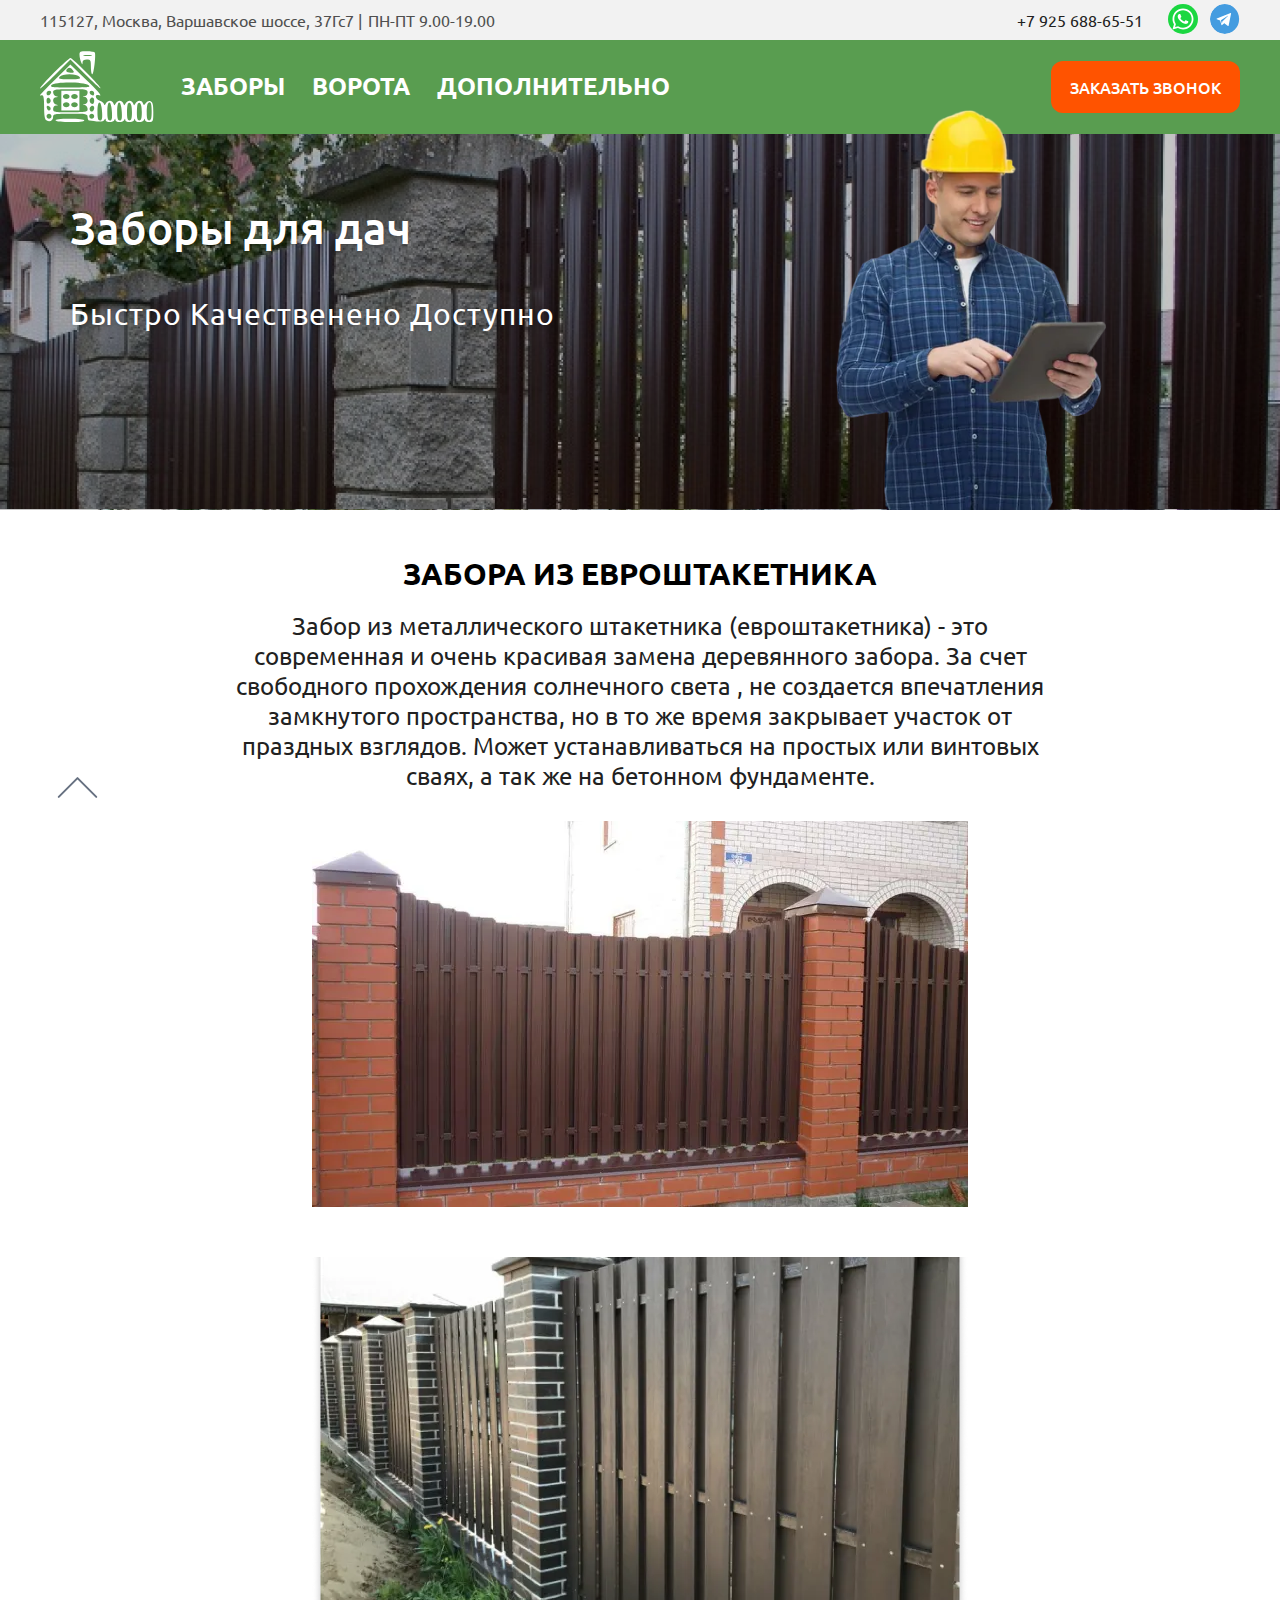
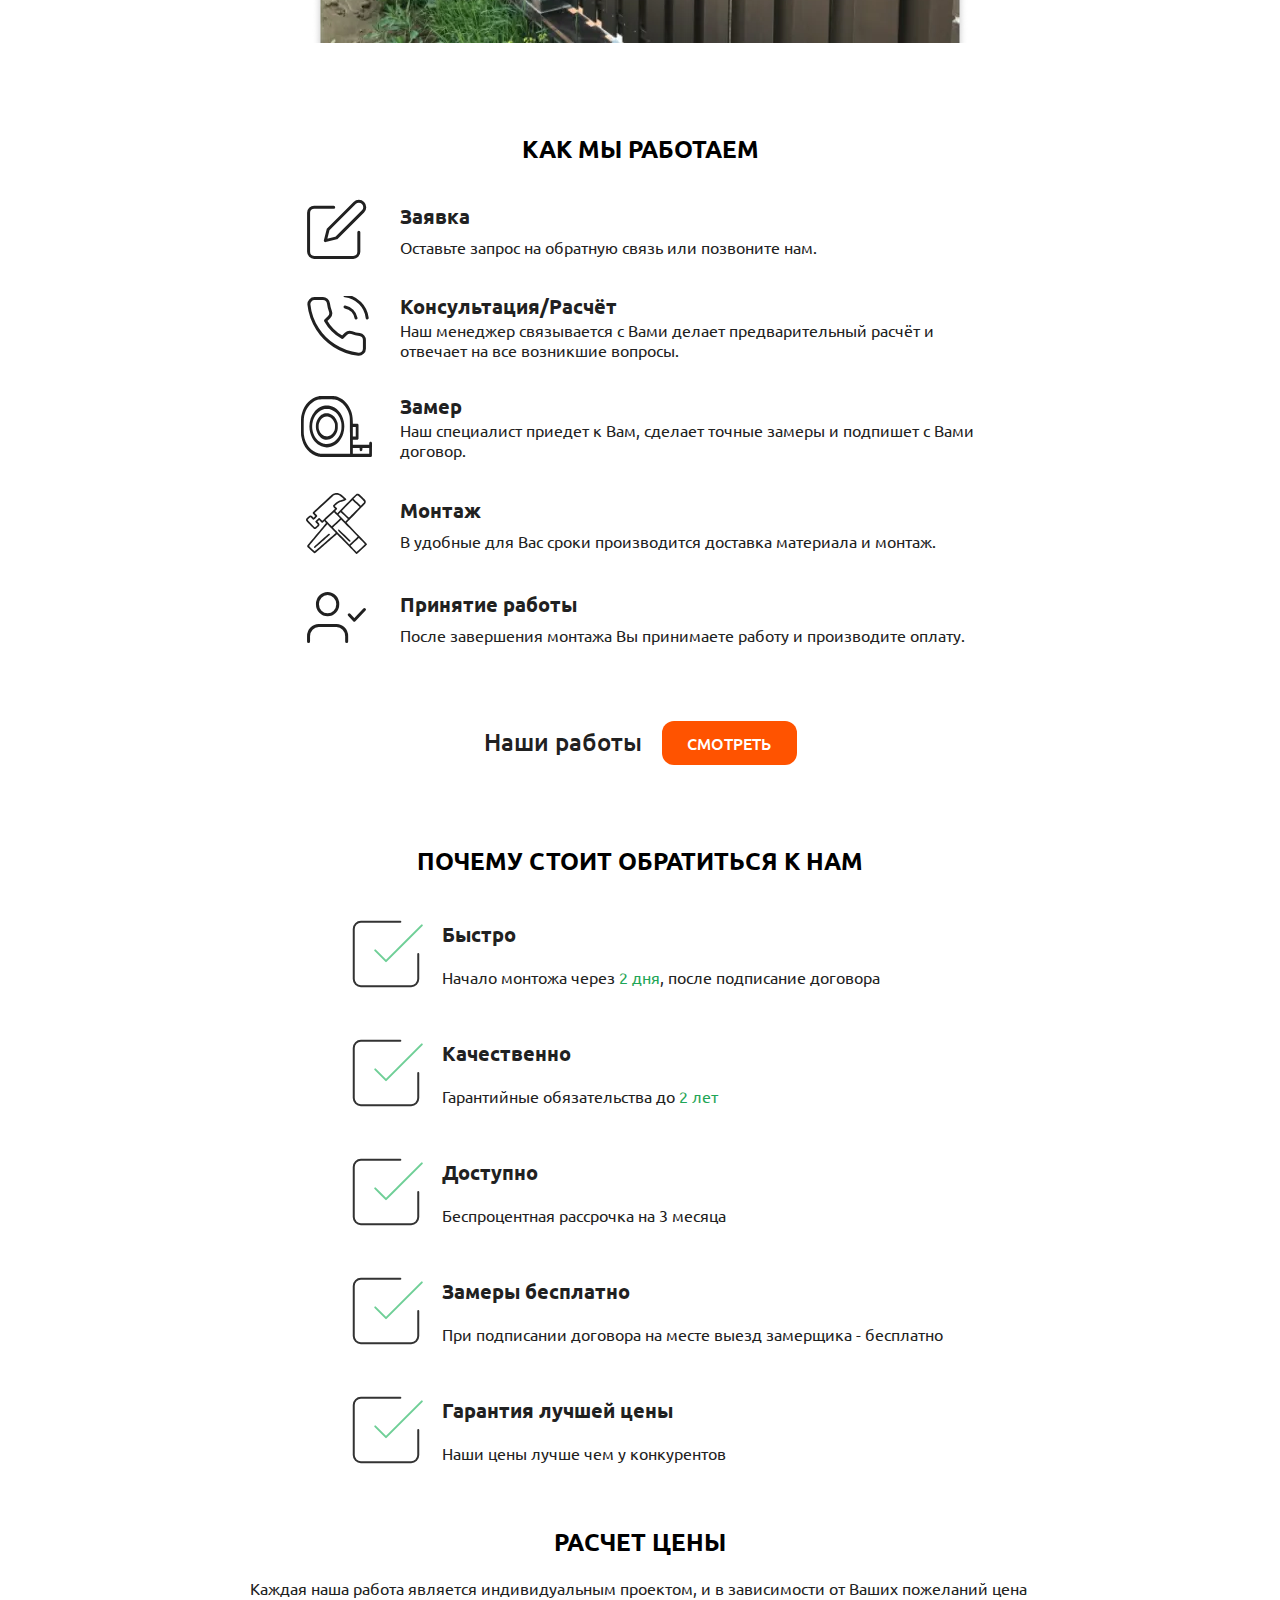
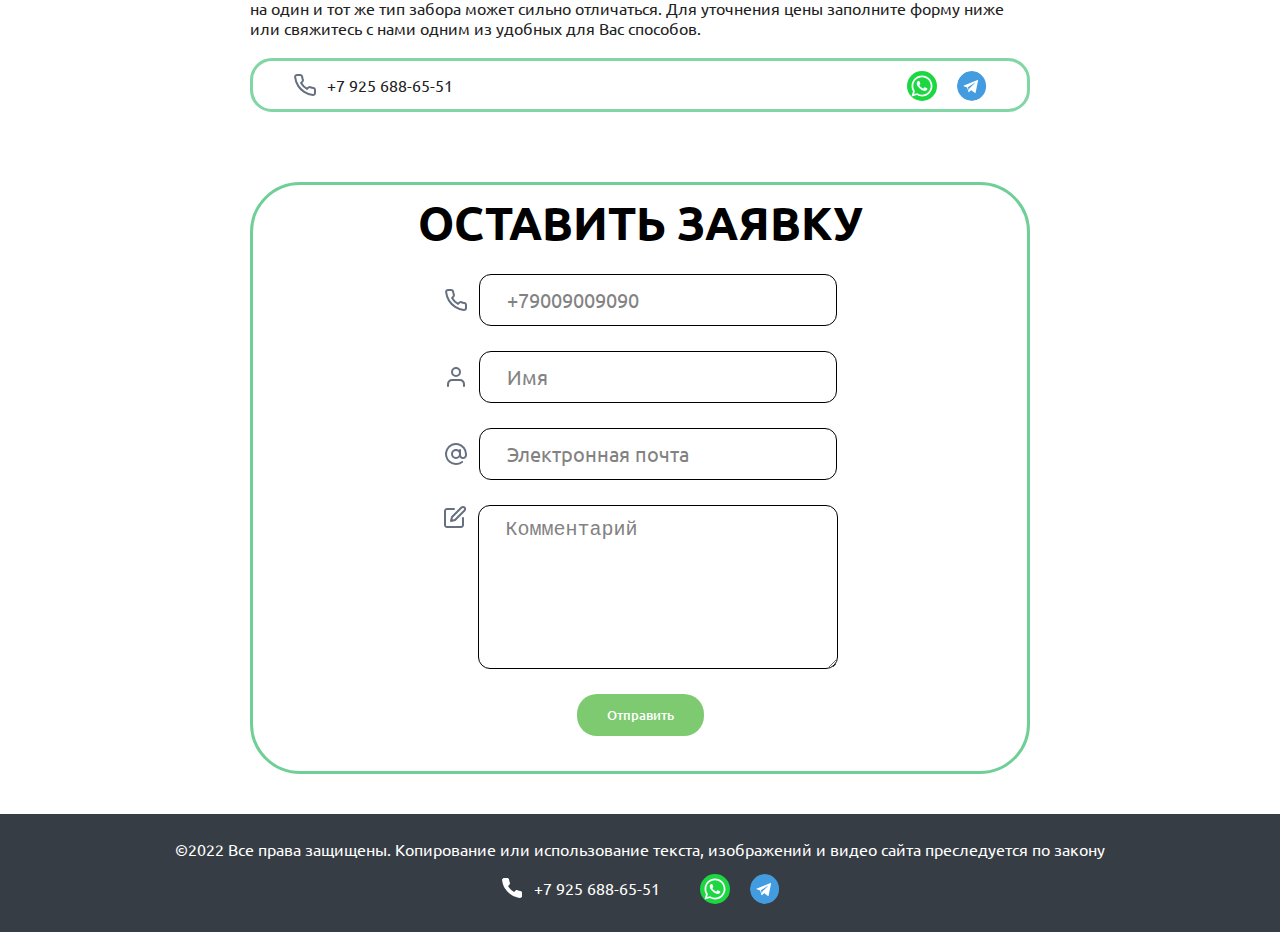
<file: euro_picket_fence.html>
<!DOCTYPE html><html><head>    <meta charset="UTF-8">    <meta name="viewport" content="width=device-width, initial-scale=1.0">    <meta name="description" content="ЗаборыДляДач">    <link rel="icon" href="favicon.ico"><link rel="icon" href="images/icons/favicon.svg" type="image/svg+xml">    <title>Забора из евроштакетника</title>    <link rel="stylesheet" href="style/index.css"></head><body>    <div class="wrapper">        <header class="header">    <div class="header__line_info">    <div class="header__line_info__item">        <span>115127, Москва, Варшавское шоссе, 37Гс7</span>        <span style="padding: 0 2px">        <span style="padding: 0 2px">|</span>         <span>ПН-ПТ 9.00-19.00</span>    </div>    <div class="header__line_info__item">        <a class="mob__phone" data-phone="79256886551">            +7 925 688-65-51        </a>        <span class="header__line_info__network">            <a href="#">                <svg width="40" height="40" viewBox="0 0 40 40" fill="none" xmlns="http://www.w3.org/2000/svg">                    <path d="M40 0H0V40H40V0Z" fill="#1BD741"/>                    <path d="M6.01172 34.0039L7.97103 27.045C6.71108 24.9045 6.0477 22.4692 6.0477 19.9673C6.0477 12.2641 12.3147 5.99707 20.018 5.99707C27.7212 5.99707 33.9881 12.2641 33.9881 19.9673C33.9881 27.6706 27.7212 33.9376 20.018 33.9376C17.6177 33.9376 15.2674 33.3232 13.1881 32.1565L6.01172 34.0039ZM13.555 29.615L13.9826 29.8761C15.7955 30.9828 17.8825 31.5678 20.018 31.5678C26.4145 31.5678 31.6183 26.3638 31.6183 19.9673C31.6183 13.5708 26.4145 8.36689 20.018 8.36689C13.6215 8.36689 8.41752 13.5708 8.41752 19.9673C8.41752 22.1961 9.05097 24.3604 10.2492 26.2264L10.5372 26.6748L9.4089 30.6822L13.555 29.615Z" fill="white"/>                    <path d="M16.0939 13.4651L15.1874 13.4157C14.9026 13.4002 14.6233 13.4953 14.4081 13.6823C13.9687 14.0639 13.266 14.8017 13.0501 15.7631C12.7283 17.1967 13.2257 18.9521 14.513 20.7076C15.8004 22.463 18.1994 25.2716 22.4416 26.4712C23.8087 26.8578 24.884 26.5972 25.7137 26.0664C26.3709 25.6461 26.8239 24.9714 26.9871 24.2087L27.1319 23.5326C27.1779 23.3178 27.0688 23.0998 26.8692 23.0078L23.8055 21.5956C23.6066 21.504 23.3708 21.5619 23.237 21.7353L22.0343 23.2944C21.9435 23.4122 21.7879 23.4589 21.6475 23.4096C20.8238 23.1201 18.0648 21.9646 16.551 19.0485C16.4853 18.922 16.5016 18.7685 16.5948 18.6606L17.7442 17.3309C17.8617 17.1951 17.8913 17.0042 17.8208 16.8392L16.5002 13.7496C16.4298 13.5851 16.2723 13.4749 16.0939 13.4651Z" fill="white"/>                </svg>                          </a>            <a href="#">                <svg width="22" height="22" viewBox="0 0 22 22" fill="none" xmlns="http://www.w3.org/2000/svg">                    <ellipse cx="10.6721" cy="11" rx="10.6721" ry="11" fill="#449CE0"/>                    <path d="M4.98987 11.2063L7.44344 12.1493L8.39991 15.3212C8.44149 15.5355 8.69101 15.5784 8.85735 15.4498L10.2297 14.2925C10.3544 14.1639 10.5624 14.1639 10.7287 14.2925L13.1823 16.1356C13.3486 16.2642 13.5981 16.1785 13.6397 15.9642L15.4695 6.96285C15.5111 6.74853 15.3031 6.53421 15.0952 6.61994L4.98987 10.6491C4.74036 10.7348 4.74036 11.1206 4.98987 11.2063ZM8.27515 11.6778L13.0991 8.63452C13.1823 8.59166 13.2654 8.72025 13.1823 8.76311L9.23162 12.578C9.10686 12.7066 8.9821 12.878 8.9821 13.0923L8.85735 14.121C8.85735 14.2496 8.64942 14.2925 8.60783 14.121L8.1088 12.2351C7.98404 12.0207 8.06722 11.7636 8.27515 11.6778Z" fill="white"/>                </svg>            </a>        </span>    </div></div>    <div class="menu--fixed">    <nav class="header__navbar">        <div class="menu__item--logo mob-logo hidden">            <a href="index" style="display: block;">                <svg class="logotip" width="99" height="62" viewBox="0 0 99 62" fill="#fff" xmlns="http://www.w3.org/2000/svg">    <path fill-rule="evenodd" clip-rule="evenodd" d="M34.7285 6.20215C34.502 5.14062 34.3496 4.06543 34.3232 3.21387C34.2354 0.348633 34.9102 0 40.5566 0C44.04 0 47.2002 0.50293 47.5801 1.11816C48.7061 2.94531 46.7686 20 45.4336 20C44.7588 20 44.2061 17.1074 44.2061 13.5713C44.2061 7.66699 43.915 7.14258 40.6406 7.14258C38.2334 7.14258 37.043 7.95605 36.9756 9.64258C36.8906 11.7803 36.6982 11.7285 35.6494 9.28613C35.2998 8.47168 34.9717 7.34473 34.7285 6.20215ZM38.1455 3.86523C39.9092 4.20605 42.7988 4.20605 44.5625 3.86523C46.3262 3.52441 44.8828 3.24609 41.3535 3.24609C37.8242 3.24609 36.3818 3.52441 38.1455 3.86523ZM0 32.1426C0 31.3887 5.60156 25.1328 12.4473 18.2432C19.2939 11.3516 25.5635 5.71387 26.3809 5.71387C28.2812 5.71387 53.5645 31.0996 52.6133 32.0527C52.2217 32.4453 46.1709 27.001 39.1689 19.9541L26.4375 7.13965L13.2188 20.3271C5.94727 27.5801 0 32.8975 0 32.1426ZM0 38.0596C0 37.7803 5.93066 31.7031 13.1807 24.5576L26.3613 11.5645L39.3721 23.9961C52.0859 36.1455 54.9434 39.7158 50.623 38.0547C49.3096 37.5498 48.4834 38.0576 48.4834 39.3652C48.4834 40.5381 50.0879 42.1104 52.0488 42.8574C54.0098 43.6045 55.6338 45.0342 55.6562 46.0361C55.6826 47.0957 56.3086 46.8115 57.1543 45.3574C58.9746 42.2256 62.5498 42.1172 63.7139 45.1553C64.5234 47.2695 64.6992 47.2695 65.8799 45.1553C67.5322 42.1953 71.1357 42.1953 72.2695 45.1553C73.0791 47.2695 73.2549 47.2695 74.4355 45.1553C76.0889 42.1953 79.6924 42.1953 80.8252 45.1553C81.6357 47.2695 81.8105 47.2695 82.9912 45.1553C84.6172 42.2441 88.2422 42.1797 89.3389 45.041C90.0703 46.9531 90.3965 46.9229 91.9395 44.8096C92.9912 43.3701 94.6523 42.7568 96.0479 43.2939C97.8662 43.9932 98.3936 46.1348 98.3936 52.8125C98.3936 61.0498 98.2373 61.4287 94.8291 61.4287C92.8682 61.4287 91.2129 60.626 91.1514 59.6426C91.0615 58.2139 90.8945 58.2139 90.3203 59.6426C89.9238 60.626 88.0498 61.4287 86.1543 61.4287C84.2598 61.4287 82.6562 60.626 82.5957 59.6426C82.5059 58.2139 82.3389 58.2139 81.7637 59.6426C80.8271 61.9688 74.1865 61.9688 74.0391 59.6426C73.9492 58.2139 73.7822 58.2139 73.208 59.6426C72.8115 60.626 70.9375 61.4287 69.043 61.4287C67.1475 61.4287 65.5449 60.626 65.4834 59.6426C65.3936 58.2139 65.2266 58.2139 64.6523 59.6426C63.7148 61.9697 57.0469 61.9697 57.0186 59.6426C57.001 58.2646 56.7295 58.2783 55.8252 59.707C55.0576 60.917 52.7246 61.3232 49.0732 60.8799C46.0039 60.5088 43.0127 60.1572 42.4238 60.1016C41.834 60.0459 41.3535 58.7139 41.3535 57.1426C41.3535 54.4668 40.4023 54.2861 26.3809 54.2861C12.6396 54.2861 11.4082 54.5088 11.4082 56.9902C11.4082 60.1787 8.41602 61.6797 5.57422 59.9189C4.14355 59.0303 3.56445 55.6758 3.56445 48.2646C3.56445 40.7002 3.07715 37.9541 1.78223 38.2139C0.802734 38.4102 0 38.3418 0 38.0596ZM26.5547 18.5713C29.7178 18.5713 30.0215 18.2402 28.5195 16.4287C26.5879 14.0967 25.2432 13.7598 23.7666 15.2383C21.8008 17.209 22.9395 18.5713 26.5547 18.5713ZM25.668 24.2861C34.6904 24.2861 35.7734 24.0146 34.2236 22.1426C33.1016 20.7881 29.9561 20 25.668 20C21.3799 20 18.2344 20.7881 17.1113 22.1426C15.5615 24.0146 16.6455 24.2861 25.668 24.2861ZM26.4795 31.4287C42.8516 31.4287 44.4629 31.21 41.9824 29.3311C37.9971 26.3096 12.4756 26.2744 9.98145 29.2861C8.41895 31.1719 10.3984 31.4287 26.4795 31.4287ZM38.8584 38.7373C40.3486 38.6387 41.3535 37.4199 41.3535 35.7139C41.3535 33.0381 40.4023 32.8574 26.3809 32.8574C12.5488 32.8574 11.4082 33.0674 11.4082 35.6104C11.4082 37.123 12.5312 38.6553 13.9033 39.0156C16.2803 39.6367 16.2803 39.6768 13.9033 39.834C13.1455 39.8848 12.5 40.2383 12.0557 40.793C11.6465 41.3037 11.4082 41.9834 11.4082 42.7529C11.4082 44.2656 12.5312 45.7988 13.9033 46.1582C16.2803 46.7803 16.2803 46.8203 13.9033 46.9775C12.4131 47.0762 11.4082 48.2939 11.4082 50C11.4082 52.6758 12.3594 52.8574 26.3809 52.8574C40.2129 52.8574 41.3535 52.6475 41.3535 50.1045C41.3535 48.5918 40.2305 47.0586 38.8584 46.6982C37.917 46.4521 37.3486 46.2979 37.1533 46.1904C36.8545 46.0273 37.4229 45.9746 38.8584 45.8799C40.3145 45.7832 41.3535 44.5674 41.3535 42.9619C41.3535 41.4482 40.2305 39.916 38.8584 39.5557C37.9609 39.3213 37.4023 39.1699 37.1826 39.0635C36.8203 38.8877 37.3789 38.835 38.8584 38.7373ZM5.7041 36.5469C5.7041 39.0703 8.77441 38.6318 9.65527 35.9824C9.96582 35.0488 9.20312 34.2861 7.96094 34.2861C6.71875 34.2861 5.7041 35.3027 5.7041 36.5469ZM18.5381 51.4287V42.8574V34.2861H26.3809H34.2236V42.8574V51.4287H26.3809H18.5381ZM45.3652 38.2441C46.2959 38.5557 47.0576 37.791 47.0576 36.5469C47.0576 35.3027 46.043 34.2861 44.8008 34.2861C42.2822 34.2861 42.7197 37.3613 45.3652 38.2441ZM22.8154 41.4287C24.4004 41.4287 25.668 40.4756 25.668 39.2861C25.668 38.0957 24.4004 37.1426 22.8154 37.1426C21.2314 37.1426 19.9639 38.0957 19.9639 39.2861C19.9639 40.4756 21.2314 41.4287 22.8154 41.4287ZM29.9463 41.4287C31.5303 41.4287 32.7979 40.4756 32.7979 39.2861C32.7979 38.0957 31.5303 37.1426 29.9463 37.1426C28.3613 37.1426 27.0938 38.0957 27.0938 39.2861C27.0938 40.4756 28.3613 41.4287 29.9463 41.4287ZM7.48633 45.3574C8.46777 45.0303 9.26855 43.9043 9.26855 42.8574C9.26855 41.8096 8.46777 40.6846 7.48633 40.3574C6.42578 40.0029 5.7041 41.0156 5.7041 42.8574C5.7041 44.6982 6.42578 45.7119 7.48633 45.3574ZM45.7158 45.7139C46.4551 45.7139 47.0576 44.4287 47.0576 42.8574C47.0576 39.8447 44.9834 39.0127 43.4932 41.4287C42.4531 43.1143 43.8027 45.7139 45.7158 45.7139ZM22.8154 48.5713C24.4004 48.5713 25.668 47.6182 25.668 46.4287C25.668 45.2383 24.4004 44.2861 22.8154 44.2861C21.2314 44.2861 19.9639 45.2383 19.9639 46.4287C19.9639 47.6182 21.2314 48.5713 22.8154 48.5713ZM29.9463 48.5713C31.5303 48.5713 32.7979 47.6182 32.7979 46.4287C32.7979 45.2383 31.5303 44.2861 29.9463 44.2861C28.3613 44.2861 27.0938 45.2383 27.0938 46.4287C27.0938 47.6182 28.3613 48.5713 29.9463 48.5713ZM52.123 60C53.8945 60 54.251 58.5225 53.9053 52.6133C53.2881 42.0312 49.9102 41.5332 49.9102 52.0244C49.9102 58.2812 50.3877 60 52.123 60ZM60.6787 60C62.4502 60 62.8066 58.5225 62.4619 52.6133C61.8438 42.0312 58.4658 41.5332 58.4658 52.0244C58.4658 58.2812 58.9434 60 60.6787 60ZM69.2354 60C71.0059 60 71.3623 58.5225 71.0176 52.6133C70.4004 42.0312 67.0215 41.5332 67.0215 52.0244C67.0215 58.2812 67.5 60 69.2354 60ZM77.7168 60C79.3301 60 79.8555 58.2627 79.8555 52.9414C79.8555 46.2695 78.5244 43.2383 76.4893 45.2773C75.9883 45.7803 75.5781 49.2969 75.5781 53.0957C75.5781 58.2803 76.1113 60 77.7168 60ZM86.2725 60C87.8857 60 88.4121 58.2627 88.4121 52.9414C88.4121 46.2695 87.0801 43.2383 85.0449 45.2773C84.7861 45.5381 84.5508 46.6074 84.3848 48.1064C84.2295 49.501 84.1338 51.2656 84.1338 53.0957C84.1338 58.2803 84.667 60 86.2725 60ZM94.8291 60C96.4717 60 96.9678 58.1738 96.9678 52.1426C96.9678 44.8643 96.0068 42.8682 93.6406 45.2383C93.1182 45.7617 92.6904 49.2969 92.6904 53.0957C92.6904 58.2803 93.2236 60 94.8291 60ZM5.92383 49.1973C6.47852 51.874 9.26855 52.3457 9.26855 49.7617C9.26855 48.8457 8.40625 47.8076 7.34961 47.4541C6.15039 47.0547 5.61719 47.707 5.92383 49.1973ZM46.8818 50.3301C46.9941 49.96 47.0576 49.5723 47.0576 49.2012C47.0576 46.8447 44.8047 46.4453 43.4932 48.5713C42.3291 50.457 44.0352 53.1318 45.7305 52.0811C46.2217 51.7773 46.6523 51.0918 46.8818 50.3301ZM7.84277 58.5713C9.01953 58.5713 9.98145 57.6074 9.98145 56.4287C9.98145 55.25 9.01953 54.2861 7.84277 54.2861C6.66602 54.2861 5.7041 55.25 5.7041 56.4287C5.7041 57.6074 6.66602 58.5713 7.84277 58.5713ZM44.9189 58.5713C46.0957 58.5713 47.0576 57.6074 47.0576 56.4287C47.0576 55.25 46.0957 54.2861 44.9189 54.2861C43.7422 54.2861 42.7803 55.25 42.7803 56.4287C42.7803 57.6074 43.7422 58.5713 44.9189 58.5713ZM26.4648 61.4287C19.8438 61.4287 14.0312 60.7861 13.5469 60C12.9834 59.0869 17.334 58.5713 25.584 58.5713C33.2461 58.5713 38.502 59.1533 38.502 60C38.502 60.8398 33.5391 61.4287 26.4648 61.4287Z" fill="#fff"/></svg>            </a>        </div>        <ul class="menu menu--mob">            <li class="menu__item--logo menu__desk-logo">                <a href="index">                    <svg class="logotip" width="99" height="62" viewBox="0 0 99 62" fill="#fff" xmlns="http://www.w3.org/2000/svg">    <path fill-rule="evenodd" clip-rule="evenodd" d="M34.7285 6.20215C34.502 5.14062 34.3496 4.06543 34.3232 3.21387C34.2354 0.348633 34.9102 0 40.5566 0C44.04 0 47.2002 0.50293 47.5801 1.11816C48.7061 2.94531 46.7686 20 45.4336 20C44.7588 20 44.2061 17.1074 44.2061 13.5713C44.2061 7.66699 43.915 7.14258 40.6406 7.14258C38.2334 7.14258 37.043 7.95605 36.9756 9.64258C36.8906 11.7803 36.6982 11.7285 35.6494 9.28613C35.2998 8.47168 34.9717 7.34473 34.7285 6.20215ZM38.1455 3.86523C39.9092 4.20605 42.7988 4.20605 44.5625 3.86523C46.3262 3.52441 44.8828 3.24609 41.3535 3.24609C37.8242 3.24609 36.3818 3.52441 38.1455 3.86523ZM0 32.1426C0 31.3887 5.60156 25.1328 12.4473 18.2432C19.2939 11.3516 25.5635 5.71387 26.3809 5.71387C28.2812 5.71387 53.5645 31.0996 52.6133 32.0527C52.2217 32.4453 46.1709 27.001 39.1689 19.9541L26.4375 7.13965L13.2188 20.3271C5.94727 27.5801 0 32.8975 0 32.1426ZM0 38.0596C0 37.7803 5.93066 31.7031 13.1807 24.5576L26.3613 11.5645L39.3721 23.9961C52.0859 36.1455 54.9434 39.7158 50.623 38.0547C49.3096 37.5498 48.4834 38.0576 48.4834 39.3652C48.4834 40.5381 50.0879 42.1104 52.0488 42.8574C54.0098 43.6045 55.6338 45.0342 55.6562 46.0361C55.6826 47.0957 56.3086 46.8115 57.1543 45.3574C58.9746 42.2256 62.5498 42.1172 63.7139 45.1553C64.5234 47.2695 64.6992 47.2695 65.8799 45.1553C67.5322 42.1953 71.1357 42.1953 72.2695 45.1553C73.0791 47.2695 73.2549 47.2695 74.4355 45.1553C76.0889 42.1953 79.6924 42.1953 80.8252 45.1553C81.6357 47.2695 81.8105 47.2695 82.9912 45.1553C84.6172 42.2441 88.2422 42.1797 89.3389 45.041C90.0703 46.9531 90.3965 46.9229 91.9395 44.8096C92.9912 43.3701 94.6523 42.7568 96.0479 43.2939C97.8662 43.9932 98.3936 46.1348 98.3936 52.8125C98.3936 61.0498 98.2373 61.4287 94.8291 61.4287C92.8682 61.4287 91.2129 60.626 91.1514 59.6426C91.0615 58.2139 90.8945 58.2139 90.3203 59.6426C89.9238 60.626 88.0498 61.4287 86.1543 61.4287C84.2598 61.4287 82.6562 60.626 82.5957 59.6426C82.5059 58.2139 82.3389 58.2139 81.7637 59.6426C80.8271 61.9688 74.1865 61.9688 74.0391 59.6426C73.9492 58.2139 73.7822 58.2139 73.208 59.6426C72.8115 60.626 70.9375 61.4287 69.043 61.4287C67.1475 61.4287 65.5449 60.626 65.4834 59.6426C65.3936 58.2139 65.2266 58.2139 64.6523 59.6426C63.7148 61.9697 57.0469 61.9697 57.0186 59.6426C57.001 58.2646 56.7295 58.2783 55.8252 59.707C55.0576 60.917 52.7246 61.3232 49.0732 60.8799C46.0039 60.5088 43.0127 60.1572 42.4238 60.1016C41.834 60.0459 41.3535 58.7139 41.3535 57.1426C41.3535 54.4668 40.4023 54.2861 26.3809 54.2861C12.6396 54.2861 11.4082 54.5088 11.4082 56.9902C11.4082 60.1787 8.41602 61.6797 5.57422 59.9189C4.14355 59.0303 3.56445 55.6758 3.56445 48.2646C3.56445 40.7002 3.07715 37.9541 1.78223 38.2139C0.802734 38.4102 0 38.3418 0 38.0596ZM26.5547 18.5713C29.7178 18.5713 30.0215 18.2402 28.5195 16.4287C26.5879 14.0967 25.2432 13.7598 23.7666 15.2383C21.8008 17.209 22.9395 18.5713 26.5547 18.5713ZM25.668 24.2861C34.6904 24.2861 35.7734 24.0146 34.2236 22.1426C33.1016 20.7881 29.9561 20 25.668 20C21.3799 20 18.2344 20.7881 17.1113 22.1426C15.5615 24.0146 16.6455 24.2861 25.668 24.2861ZM26.4795 31.4287C42.8516 31.4287 44.4629 31.21 41.9824 29.3311C37.9971 26.3096 12.4756 26.2744 9.98145 29.2861C8.41895 31.1719 10.3984 31.4287 26.4795 31.4287ZM38.8584 38.7373C40.3486 38.6387 41.3535 37.4199 41.3535 35.7139C41.3535 33.0381 40.4023 32.8574 26.3809 32.8574C12.5488 32.8574 11.4082 33.0674 11.4082 35.6104C11.4082 37.123 12.5312 38.6553 13.9033 39.0156C16.2803 39.6367 16.2803 39.6768 13.9033 39.834C13.1455 39.8848 12.5 40.2383 12.0557 40.793C11.6465 41.3037 11.4082 41.9834 11.4082 42.7529C11.4082 44.2656 12.5312 45.7988 13.9033 46.1582C16.2803 46.7803 16.2803 46.8203 13.9033 46.9775C12.4131 47.0762 11.4082 48.2939 11.4082 50C11.4082 52.6758 12.3594 52.8574 26.3809 52.8574C40.2129 52.8574 41.3535 52.6475 41.3535 50.1045C41.3535 48.5918 40.2305 47.0586 38.8584 46.6982C37.917 46.4521 37.3486 46.2979 37.1533 46.1904C36.8545 46.0273 37.4229 45.9746 38.8584 45.8799C40.3145 45.7832 41.3535 44.5674 41.3535 42.9619C41.3535 41.4482 40.2305 39.916 38.8584 39.5557C37.9609 39.3213 37.4023 39.1699 37.1826 39.0635C36.8203 38.8877 37.3789 38.835 38.8584 38.7373ZM5.7041 36.5469C5.7041 39.0703 8.77441 38.6318 9.65527 35.9824C9.96582 35.0488 9.20312 34.2861 7.96094 34.2861C6.71875 34.2861 5.7041 35.3027 5.7041 36.5469ZM18.5381 51.4287V42.8574V34.2861H26.3809H34.2236V42.8574V51.4287H26.3809H18.5381ZM45.3652 38.2441C46.2959 38.5557 47.0576 37.791 47.0576 36.5469C47.0576 35.3027 46.043 34.2861 44.8008 34.2861C42.2822 34.2861 42.7197 37.3613 45.3652 38.2441ZM22.8154 41.4287C24.4004 41.4287 25.668 40.4756 25.668 39.2861C25.668 38.0957 24.4004 37.1426 22.8154 37.1426C21.2314 37.1426 19.9639 38.0957 19.9639 39.2861C19.9639 40.4756 21.2314 41.4287 22.8154 41.4287ZM29.9463 41.4287C31.5303 41.4287 32.7979 40.4756 32.7979 39.2861C32.7979 38.0957 31.5303 37.1426 29.9463 37.1426C28.3613 37.1426 27.0938 38.0957 27.0938 39.2861C27.0938 40.4756 28.3613 41.4287 29.9463 41.4287ZM7.48633 45.3574C8.46777 45.0303 9.26855 43.9043 9.26855 42.8574C9.26855 41.8096 8.46777 40.6846 7.48633 40.3574C6.42578 40.0029 5.7041 41.0156 5.7041 42.8574C5.7041 44.6982 6.42578 45.7119 7.48633 45.3574ZM45.7158 45.7139C46.4551 45.7139 47.0576 44.4287 47.0576 42.8574C47.0576 39.8447 44.9834 39.0127 43.4932 41.4287C42.4531 43.1143 43.8027 45.7139 45.7158 45.7139ZM22.8154 48.5713C24.4004 48.5713 25.668 47.6182 25.668 46.4287C25.668 45.2383 24.4004 44.2861 22.8154 44.2861C21.2314 44.2861 19.9639 45.2383 19.9639 46.4287C19.9639 47.6182 21.2314 48.5713 22.8154 48.5713ZM29.9463 48.5713C31.5303 48.5713 32.7979 47.6182 32.7979 46.4287C32.7979 45.2383 31.5303 44.2861 29.9463 44.2861C28.3613 44.2861 27.0938 45.2383 27.0938 46.4287C27.0938 47.6182 28.3613 48.5713 29.9463 48.5713ZM52.123 60C53.8945 60 54.251 58.5225 53.9053 52.6133C53.2881 42.0312 49.9102 41.5332 49.9102 52.0244C49.9102 58.2812 50.3877 60 52.123 60ZM60.6787 60C62.4502 60 62.8066 58.5225 62.4619 52.6133C61.8438 42.0312 58.4658 41.5332 58.4658 52.0244C58.4658 58.2812 58.9434 60 60.6787 60ZM69.2354 60C71.0059 60 71.3623 58.5225 71.0176 52.6133C70.4004 42.0312 67.0215 41.5332 67.0215 52.0244C67.0215 58.2812 67.5 60 69.2354 60ZM77.7168 60C79.3301 60 79.8555 58.2627 79.8555 52.9414C79.8555 46.2695 78.5244 43.2383 76.4893 45.2773C75.9883 45.7803 75.5781 49.2969 75.5781 53.0957C75.5781 58.2803 76.1113 60 77.7168 60ZM86.2725 60C87.8857 60 88.4121 58.2627 88.4121 52.9414C88.4121 46.2695 87.0801 43.2383 85.0449 45.2773C84.7861 45.5381 84.5508 46.6074 84.3848 48.1064C84.2295 49.501 84.1338 51.2656 84.1338 53.0957C84.1338 58.2803 84.667 60 86.2725 60ZM94.8291 60C96.4717 60 96.9678 58.1738 96.9678 52.1426C96.9678 44.8643 96.0068 42.8682 93.6406 45.2383C93.1182 45.7617 92.6904 49.2969 92.6904 53.0957C92.6904 58.2803 93.2236 60 94.8291 60ZM5.92383 49.1973C6.47852 51.874 9.26855 52.3457 9.26855 49.7617C9.26855 48.8457 8.40625 47.8076 7.34961 47.4541C6.15039 47.0547 5.61719 47.707 5.92383 49.1973ZM46.8818 50.3301C46.9941 49.96 47.0576 49.5723 47.0576 49.2012C47.0576 46.8447 44.8047 46.4453 43.4932 48.5713C42.3291 50.457 44.0352 53.1318 45.7305 52.0811C46.2217 51.7773 46.6523 51.0918 46.8818 50.3301ZM7.84277 58.5713C9.01953 58.5713 9.98145 57.6074 9.98145 56.4287C9.98145 55.25 9.01953 54.2861 7.84277 54.2861C6.66602 54.2861 5.7041 55.25 5.7041 56.4287C5.7041 57.6074 6.66602 58.5713 7.84277 58.5713ZM44.9189 58.5713C46.0957 58.5713 47.0576 57.6074 47.0576 56.4287C47.0576 55.25 46.0957 54.2861 44.9189 54.2861C43.7422 54.2861 42.7803 55.25 42.7803 56.4287C42.7803 57.6074 43.7422 58.5713 44.9189 58.5713ZM26.4648 61.4287C19.8438 61.4287 14.0312 60.7861 13.5469 60C12.9834 59.0869 17.334 58.5713 25.584 58.5713C33.2461 58.5713 38.502 59.1533 38.502 60C38.502 60.8398 33.5391 61.4287 26.4648 61.4287Z" fill="#fff"/></svg>                </a>            </li>            <li class="menu__item">                <a class="menu__link menu__list">заборы</a>                <ul class="submenu hidden">                    <li class="menu__item">                        <a href="corrugated_board" class="menu__link">из профнастила</a>                    </li>                    <li class="menu__item">                        <a href="euro_picket_fence" class="menu__link">из евроштакетника</a>                    </li>                    <li class="menu__item">                        <a href="3d_panels" class="menu__link">из 3D панелей</a>                    </li>                    <li class="menu__item">                        <a href="mesh_netting" class="menu__link">из сетки рабицы</a>                    </li>                </ul>            </li>            <li class="menu__item">                <a href="gates_and_gates" class="menu__link">ворота</a>            </li>            <li class="menu__item hidden">                <a href="gallary" class="menu__link">галерея</a>            </li>            <li class="menu__item">                <a href="extra" class="menu__link">дополнительно</a>            </li>        </ul>        <picture><source srcset="./images/person.webp" type="image/webp"><img src="./images/person.png" alt="personal" class="header__person"></picture>        <svg width="38" height="38" class="menu__icon hidden" viewBox="0 0 38 38" fill="none" xmlns="http://www.w3.org/2000/svg">            <g clip-path="url(#clip0_3_180)">            <path d="M34.503 4.76984H3.49696C1.56876 4.76984 0 6.33852 0 8.26918C0 10.1974 1.56876 11.7661 3.49696 11.7661H34.503C36.4312 11.7661 38 10.1974 38 8.26918C38 6.33852 36.4312 4.76984 34.503 4.76984Z" fill="white"/>            <path d="M34.503 15.502H3.49696C1.56876 15.502 0 17.0707 0 19.0014C0 20.9296 1.56876 22.4983 3.49696 22.4983H34.503C36.4312 22.4983 38 20.9296 38 19.0014C38 17.0707 36.4312 15.502 34.503 15.502Z" fill="white"/>            <path d="M34.503 26.2339H3.49696C1.56876 26.2339 0 27.8027 0 29.7333C0 31.6615 1.56876 33.2303 3.49696 33.2303H34.503C36.4312 33.2303 38 31.6615 38 29.7333C38 27.8027 36.4312 26.2339 34.503 26.2339Z" fill="white"/>            </g>            <defs>            <clipPath id="clip0_3_180">            <rect width="38" height="38" fill="white"/>            </clipPath>            </defs>        </svg>        <div class="menu--full hidden"></div>        <aclass="btn menu__button  menu--mob form--scroll">    Заказать звонок</a>    </nav></div></header>        <article class="banner" style="background-image: url('images/banner/bg-euro_picket_fence.png');">    <div class="banner--hide">        <h2 class="banner__title">Заборы для дач</h2>        <p class="banner__paragraph">Быстро  Качественено  Доступно</p>    </div></article>        <section class="name_page">    <h1 class="name_page__title title__section">Забора из евроштакетника</h1>    <p class="name_page__paragraph">Забор из металлического штакетника (евроштакетника) - это современная и очень красивая замена деревянного забора. За счет свободного прохождения солнечного света , не создается впечатления замкнутого пространства, но в то же время закрывает участок от праздных взглядов. Может устанавливаться на простых или винтовых сваях, а так же на бетонном фундаменте.</p></section>        <div class="preview">    <picture><source srcset="images/euro_picket_fence/1.webp" type="image/webp"><img src="images/euro_picket_fence/1.png" alt="Изображение - Забора из евроштакетника (вид 1)" class="preview__tem"></picture>    <picture><source srcset="images/euro_picket_fence/2.webp" type="image/webp"><img src="images/euro_picket_fence/2.png" alt="Изображение - Забора из евроштакетника (вид 2)" class="preview__tem"></picture></div>        <section class="icon_text we_work">    <h2 class="icon_text__title title__section">Как мы работаем</h2>    <div class="icon_text__list">        <div class="icon_text__item">    <div class="icon_text__item__icon we_work__icon icon--svg" style="-webkit-mask-image: url('./images/icons/we_work/edit.svg'); mask-image: url('./images/icons/we_work/edit.svg');"></div>    <h3 class="icon_text__item__title">Заявка</h3>    <p class="icon_text__item__paragraph">Оставьте запрос на обратную связь или позвоните нам.</p></div>        <div class="icon_text__item">    <div class="icon_text__item__icon we_work__icon icon--svg" style="-webkit-mask-image: url('./images/icons/we_work/phone-call.svg'); mask-image: url('./images/icons/we_work/phone-call.svg');"></div>    <h3 class="icon_text__item__title">Консультация/Расчёт</h3>    <p class="icon_text__item__paragraph">Наш менеджер связывается с Вами делает предварительный расчёт и отвечает на все возникшие вопросы.</p></div>        <div class="icon_text__item">    <div class="icon_text__item__icon we_work__icon icon--svg" style="-webkit-mask-image: url('./images/icons/we_work/roulet.svg'); mask-image: url('./images/icons/we_work/roulet.svg');"></div>    <h3 class="icon_text__item__title">Замер</h3>    <p class="icon_text__item__paragraph">Наш специалист приедет к Вам, сделает точные замеры и подпишет с Вами договор.</p></div>        <div class="icon_text__item">    <div class="icon_text__item__icon we_work__icon icon--svg" style="-webkit-mask-image: url('./images/icons/we_work/repair.svg'); mask-image: url('./images/icons/we_work/repair.svg');"></div>    <h3 class="icon_text__item__title">Монтаж</h3>    <p class="icon_text__item__paragraph">В удобные для Вас сроки производится доставка материала и монтаж.</p></div>        <div class="icon_text__item">    <div class="icon_text__item__icon we_work__icon icon--svg" style="-webkit-mask-image: url('./images/icons/we_work/user-check.svg'); mask-image: url('./images/icons/we_work/user-check.svg');"></div>    <h3 class="icon_text__item__title">Принятие работы</h3>    <p class="icon_text__item__paragraph">После завершения монтажа Вы принимаете работу и производите оплату.</p></div>    </div></section>        <div class="gallary__go_page">    <h2 class="gallary__go_page__text">Наши работы</h2>        <a     href="gallary" class="btn call_to_action form--scroll gallary__go_page__link">    смотреть</a></div>        <section class="icon_text benefist">    <h2 class="icon_text__title title__section">Почему стоит обратиться к нам</h2>    <div class="icon_text__list">        <div class="icon_text__item">    <svg class="icon_text__item__icon" width="86" height="86" viewBox="0 0 86 86" fill="none" xmlns="http://www.w3.org/2000/svg">        <path d="M32.25 39.4163L43 50.1663L78.8333 14.333" stroke="#6FCF97" stroke-width="2" stroke-linecap="round" stroke-linejoin="round"/>        <path d="M75.25 43V68.0833C75.25 69.9841 74.4949 71.8069 73.1509 73.1509C71.8069 74.4949 69.9841 75.25 68.0833 75.25H17.9167C16.0159 75.25 14.1931 74.4949 12.8491 73.1509C11.5051 71.8069 10.75 69.9841 10.75 68.0833V17.9167C10.75 16.0159 11.5051 14.1931 12.8491 12.8491C14.1931 11.5051 16.0159 10.75 17.9167 10.75H57.3333" stroke="#333333" stroke-width="2" stroke-linecap="round" stroke-linejoin="round"/>    </svg>    <h3 class="icon_text__item__title">Быстро</h3>    <p class="icon_text__item__paragraph">Начало монтожа через <span class='attent'>2 дня</span>, после подписание договора</p></div>        <div class="icon_text__item">    <svg class="icon_text__item__icon" width="86" height="86" viewBox="0 0 86 86" fill="none" xmlns="http://www.w3.org/2000/svg">        <path d="M32.25 39.4163L43 50.1663L78.8333 14.333" stroke="#6FCF97" stroke-width="2" stroke-linecap="round" stroke-linejoin="round"/>        <path d="M75.25 43V68.0833C75.25 69.9841 74.4949 71.8069 73.1509 73.1509C71.8069 74.4949 69.9841 75.25 68.0833 75.25H17.9167C16.0159 75.25 14.1931 74.4949 12.8491 73.1509C11.5051 71.8069 10.75 69.9841 10.75 68.0833V17.9167C10.75 16.0159 11.5051 14.1931 12.8491 12.8491C14.1931 11.5051 16.0159 10.75 17.9167 10.75H57.3333" stroke="#333333" stroke-width="2" stroke-linecap="round" stroke-linejoin="round"/>    </svg>    <h3 class="icon_text__item__title">Качественно</h3>    <p class="icon_text__item__paragraph">Гарантийные обязательства до <span class='attent'>2 лет</span></p></div>        <div class="icon_text__item">    <svg class="icon_text__item__icon" width="86" height="86" viewBox="0 0 86 86" fill="none" xmlns="http://www.w3.org/2000/svg">        <path d="M32.25 39.4163L43 50.1663L78.8333 14.333" stroke="#6FCF97" stroke-width="2" stroke-linecap="round" stroke-linejoin="round"/>        <path d="M75.25 43V68.0833C75.25 69.9841 74.4949 71.8069 73.1509 73.1509C71.8069 74.4949 69.9841 75.25 68.0833 75.25H17.9167C16.0159 75.25 14.1931 74.4949 12.8491 73.1509C11.5051 71.8069 10.75 69.9841 10.75 68.0833V17.9167C10.75 16.0159 11.5051 14.1931 12.8491 12.8491C14.1931 11.5051 16.0159 10.75 17.9167 10.75H57.3333" stroke="#333333" stroke-width="2" stroke-linecap="round" stroke-linejoin="round"/>    </svg>    <h3 class="icon_text__item__title">Доступно</h3>    <p class="icon_text__item__paragraph">Беспроцентная рассрочка на 3 месяца</p></div>        <div class="icon_text__item">    <svg class="icon_text__item__icon" width="86" height="86" viewBox="0 0 86 86" fill="none" xmlns="http://www.w3.org/2000/svg">        <path d="M32.25 39.4163L43 50.1663L78.8333 14.333" stroke="#6FCF97" stroke-width="2" stroke-linecap="round" stroke-linejoin="round"/>        <path d="M75.25 43V68.0833C75.25 69.9841 74.4949 71.8069 73.1509 73.1509C71.8069 74.4949 69.9841 75.25 68.0833 75.25H17.9167C16.0159 75.25 14.1931 74.4949 12.8491 73.1509C11.5051 71.8069 10.75 69.9841 10.75 68.0833V17.9167C10.75 16.0159 11.5051 14.1931 12.8491 12.8491C14.1931 11.5051 16.0159 10.75 17.9167 10.75H57.3333" stroke="#333333" stroke-width="2" stroke-linecap="round" stroke-linejoin="round"/>    </svg>    <h3 class="icon_text__item__title">Замеры бесплатно</h3>    <p class="icon_text__item__paragraph">При подписании договора на месте выезд замерщика - бесплатно</p></div>        <div class="icon_text__item">    <svg class="icon_text__item__icon" width="86" height="86" viewBox="0 0 86 86" fill="none" xmlns="http://www.w3.org/2000/svg">        <path d="M32.25 39.4163L43 50.1663L78.8333 14.333" stroke="#6FCF97" stroke-width="2" stroke-linecap="round" stroke-linejoin="round"/>        <path d="M75.25 43V68.0833C75.25 69.9841 74.4949 71.8069 73.1509 73.1509C71.8069 74.4949 69.9841 75.25 68.0833 75.25H17.9167C16.0159 75.25 14.1931 74.4949 12.8491 73.1509C11.5051 71.8069 10.75 69.9841 10.75 68.0833V17.9167C10.75 16.0159 11.5051 14.1931 12.8491 12.8491C14.1931 11.5051 16.0159 10.75 17.9167 10.75H57.3333" stroke="#333333" stroke-width="2" stroke-linecap="round" stroke-linejoin="round"/>    </svg>    <h3 class="icon_text__item__title">Гарантия лучшей цены</h3>    <p class="icon_text__item__paragraph">Наши цены лучше чем у конкурентов</p></div>    </div></section>        <section class="price">    <h2 class="title__section">Расчет цены</h2>    <div class="price__context">        <p class="price__text">Каждая наша работа является индивидуальным проектом, и в зависимости от Ваших пожеланий цена на один и тот же тип забора может сильно отличаться. Для уточнения цены заполните форму ниже или свяжитесь с нами одним из удобных для Вас способов.</p>        <div class="price__network">            <div class="price__network_phone">                <a class="mob__phone" data-phone="79256886551">                    <svg width="24" height="24" viewBox="0 0 24 24" fill="none" xmlns="http://www.w3.org/2000/svg">                        <path d="M22.0004 16.9201V19.9201C22.0016 20.1986 21.9445 20.4743 21.8329 20.7294C21.7214 20.9846 21.5577 21.2137 21.3525 21.402C21.1473 21.5902 20.905 21.7336 20.6412 21.8228C20.3773 21.912 20.0978 21.9452 19.8204 21.9201C16.7433 21.5857 13.7874 20.5342 11.1904 18.8501C8.77425 17.3148 6.72576 15.2663 5.19042 12.8501C3.5004 10.2413 2.44866 7.27109 2.12042 4.1801C2.09543 3.90356 2.1283 3.62486 2.21692 3.36172C2.30555 3.09859 2.44799 2.85679 2.63519 2.65172C2.82238 2.44665 3.05023 2.28281 3.30421 2.17062C3.5582 2.05843 3.83276 2.00036 4.11042 2.0001H7.11042C7.59573 1.99532 8.06621 2.16718 8.43418 2.48363C8.80215 2.80008 9.0425 3.23954 9.11042 3.7201C9.23704 4.68016 9.47187 5.62282 9.81042 6.5301C9.94497 6.88802 9.97408 7.27701 9.89433 7.65098C9.81457 8.02494 9.62928 8.36821 9.36042 8.6401L8.09042 9.9101C9.51398 12.4136 11.5869 14.4865 14.0904 15.9101L15.3604 14.6401C15.6323 14.3712 15.9756 14.1859 16.3495 14.1062C16.7235 14.0264 17.1125 14.0556 17.4704 14.1901C18.3777 14.5286 19.3204 14.7635 20.2804 14.8901C20.7662 14.9586 21.2098 15.2033 21.527 15.5776C21.8441 15.9519 22.0126 16.4297 22.0004 16.9201Z" stroke="#667080" stroke-width="2" stroke-linecap="round" stroke-linejoin="round"/>                    </svg>                    <span>+7 925 688-65-51</span>                </a>            </div>            <div class="price__network_soc">                <a href="#">                    <svg width="40" height="40" viewBox="0 0 40 40" fill="none" xmlns="http://www.w3.org/2000/svg">                        <path d="M40 0H0V40H40V0Z" fill="#1BD741"/>                        <path d="M6.01172 34.0039L7.97103 27.045C6.71108 24.9045 6.0477 22.4692 6.0477 19.9673C6.0477 12.2641 12.3147 5.99707 20.018 5.99707C27.7212 5.99707 33.9881 12.2641 33.9881 19.9673C33.9881 27.6706 27.7212 33.9376 20.018 33.9376C17.6177 33.9376 15.2674 33.3232 13.1881 32.1565L6.01172 34.0039ZM13.555 29.615L13.9826 29.8761C15.7955 30.9828 17.8825 31.5678 20.018 31.5678C26.4145 31.5678 31.6183 26.3638 31.6183 19.9673C31.6183 13.5708 26.4145 8.36689 20.018 8.36689C13.6215 8.36689 8.41752 13.5708 8.41752 19.9673C8.41752 22.1961 9.05097 24.3604 10.2492 26.2264L10.5372 26.6748L9.4089 30.6822L13.555 29.615Z" fill="white"/>                        <path d="M16.0939 13.4651L15.1874 13.4157C14.9026 13.4002 14.6233 13.4953 14.4081 13.6823C13.9687 14.0639 13.266 14.8017 13.0501 15.7631C12.7283 17.1967 13.2257 18.9521 14.513 20.7076C15.8004 22.463 18.1994 25.2716 22.4416 26.4712C23.8087 26.8578 24.884 26.5972 25.7137 26.0664C26.3709 25.6461 26.8239 24.9714 26.9871 24.2087L27.1319 23.5326C27.1779 23.3178 27.0688 23.0998 26.8692 23.0078L23.8055 21.5956C23.6066 21.504 23.3708 21.5619 23.237 21.7353L22.0343 23.2944C21.9435 23.4122 21.7879 23.4589 21.6475 23.4096C20.8238 23.1201 18.0648 21.9646 16.551 19.0485C16.4853 18.922 16.5016 18.7685 16.5948 18.6606L17.7442 17.3309C17.8617 17.1951 17.8913 17.0042 17.8208 16.8392L16.5002 13.7496C16.4298 13.5851 16.2723 13.4749 16.0939 13.4651Z" fill="white"/>                    </svg>                       </a>                                    <a href="#">                    <svg width="22" height="22" viewBox="0 0 22 22" fill="none" xmlns="http://www.w3.org/2000/svg">                        <ellipse cx="10.6721" cy="11" rx="10.6721" ry="11" fill="#449CE0"/>                        <path d="M4.98987 11.2063L7.44344 12.1493L8.39991 15.3212C8.44149 15.5355 8.69101 15.5784 8.85735 15.4498L10.2297 14.2925C10.3544 14.1639 10.5624 14.1639 10.7287 14.2925L13.1823 16.1356C13.3486 16.2642 13.5981 16.1785 13.6397 15.9642L15.4695 6.96285C15.5111 6.74853 15.3031 6.53421 15.0952 6.61994L4.98987 10.6491C4.74036 10.7348 4.74036 11.1206 4.98987 11.2063ZM8.27515 11.6778L13.0991 8.63452C13.1823 8.59166 13.2654 8.72025 13.1823 8.76311L9.23162 12.578C9.10686 12.7066 8.9821 12.878 8.9821 13.0923L8.85735 14.121C8.85735 14.2496 8.64942 14.2925 8.60783 14.121L8.1088 12.2351C7.98404 12.0207 8.06722 11.7636 8.27515 11.6778Z" fill="white"/>                    </svg>                </a>            </div>        </div>    </div></section>        <div id="form--scroll"></div><section class="order_form">    <form class="form" method="POST" id="form" action="telegram/messageTelegram.php">        <h2 class="form__title title__section">Оставить заявку</h2>        <input class="form__input" type="hidden" name="type" value="Забора из евроштакетника">            <label class="form__item">            <svg width="24" height="24" viewBox="0 0 24 24" fill="none" xmlns="http://www.w3.org/2000/svg">                <path d="M22.0004 16.9201V19.9201C22.0016 20.1986 21.9445 20.4743 21.8329 20.7294C21.7214 20.9846 21.5577 21.2137 21.3525 21.402C21.1473 21.5902 20.905 21.7336 20.6412 21.8228C20.3773 21.912 20.0978 21.9452 19.8204 21.9201C16.7433 21.5857 13.7874 20.5342 11.1904 18.8501C8.77425 17.3148 6.72576 15.2663 5.19042 12.8501C3.5004 10.2413 2.44866 7.27109 2.12042 4.1801C2.09543 3.90356 2.1283 3.62486 2.21692 3.36172C2.30555 3.09859 2.44799 2.85679 2.63519 2.65172C2.82238 2.44665 3.05023 2.28281 3.30421 2.17062C3.5582 2.05843 3.83276 2.00036 4.11042 2.0001H7.11042C7.59573 1.99532 8.06621 2.16718 8.43418 2.48363C8.80215 2.80008 9.0425 3.23954 9.11042 3.7201C9.23704 4.68016 9.47187 5.62282 9.81042 6.5301C9.94497 6.88802 9.97408 7.27701 9.89433 7.65098C9.81457 8.02494 9.62928 8.36821 9.36042 8.6401L8.09042 9.9101C9.51398 12.4136 11.5869 14.4865 14.0904 15.9101L15.3604 14.6401C15.6323 14.3712 15.9756 14.1859 16.3495 14.1062C16.7235 14.0264 17.1125 14.0556 17.4704 14.1901C18.3777 14.5286 19.3204 14.7635 20.2804 14.8901C20.7662 14.9586 21.2098 15.2033 21.527 15.5776C21.8441 15.9519 22.0126 16.4297 22.0004 16.9201Z" stroke="#667080" stroke-width="2" stroke-linecap="round" stroke-linejoin="round"/>            </svg>            <input class="form__input" id="online_phone" type="tel" name="phone"                 required                pattern="\+7\s?[\(]{0,1}9[0-9]{2}[\)]{0,1}\s?\d{3}[-]{0,1}\d{2}[-]{0,1}\d{2}"                placeholder="+79009009090" maxlength="12">        </label>            <label class="form__item">            <svg width="24" height="24" viewBox="0 0 24 24" fill="none" xmlns="http://www.w3.org/2000/svg">                <path d="M20 21V19C20 17.9391 19.5786 16.9217 18.8284 16.1716C18.0783 15.4214 17.0609 15 16 15H8C6.93913 15 5.92172 15.4214 5.17157 16.1716C4.42143 16.9217 4 17.9391 4 19V21" stroke="#667080" stroke-width="2" stroke-linecap="round" stroke-linejoin="round"/>                <path d="M12 11C14.2091 11 16 9.20914 16 7C16 4.79086 14.2091 3 12 3C9.79086 3 8 4.79086 8 7C8 9.20914 9.79086 11 12 11Z" stroke="#667080" stroke-width="2" stroke-linecap="round" stroke-linejoin="round"/>            </svg>            <input class="form__input" type="text" name="name" placeholder="Имя" required>        </label>            <label class="form__item">            <svg width="24" height="24" viewBox="0 0 24 24" fill="none" xmlns="http://www.w3.org/2000/svg">                <path d="M12 16C14.2091 16 16 14.2091 16 12C16 9.79086 14.2091 8 12 8C9.79086 8 8 9.79086 8 12C8 14.2091 9.79086 16 12 16Z" stroke="#667080" stroke-width="2" stroke-linecap="round" stroke-linejoin="round"/>                <path d="M16 8.00036V13.0004C16 13.796 16.3161 14.5591 16.8787 15.1217C17.4413 15.6843 18.2044 16.0004 19 16.0004C19.7957 16.0004 20.5587 15.6843 21.1213 15.1217C21.6839 14.5591 22 13.796 22 13.0004V12.0004C21.9999 9.74339 21.2362 7.55283 19.8333 5.78489C18.4303 4.01694 16.4706 2.77558 14.2726 2.26265C12.0747 1.74973 9.76794 1.9954 7.72736 2.95972C5.68677 3.92405 4.03241 5.55031 3.03327 7.57408C2.03413 9.59785 1.74898 11.9001 2.22418 14.1065C2.69938 16.3128 3.90699 18.2936 5.65064 19.7266C7.39429 21.1597 9.57144 21.9607 11.8281 21.9995C14.0847 22.0383 16.2881 21.3126 18.08 19.9404" stroke="#667080" stroke-width="2" stroke-linecap="round" stroke-linejoin="round"/>            </svg>            <input class="form__input" type="email" name="email" placeholder="Электронная почта">        </label>            <label class="form__item">            <svg class="form__icon" width="24" height="24" viewBox="0 0 24 24" fill="none" xmlns="http://www.w3.org/2000/svg">                <path d="M11 4H4C3.46957 4 2.96086 4.21071 2.58579 4.58579C2.21071 4.96086 2 5.46957 2 6V20C2 20.5304 2.21071 21.0391 2.58579 21.4142C2.96086 21.7893 3.46957 22 4 22H18C18.5304 22 19.0391 21.7893 19.4142 21.4142C19.7893 21.0391 20 20.5304 20 20V13" stroke="#667080" stroke-width="2" stroke-linecap="round" stroke-linejoin="round"/>                <path d="M18.5 2.50023C18.8978 2.1024 19.4374 1.87891 20 1.87891C20.5626 1.87891 21.1022 2.1024 21.5 2.50023C21.8978 2.89805 22.1213 3.43762 22.1213 4.00023C22.1213 4.56284 21.8978 5.1024 21.5 5.50023L12 15.0002L8 16.0002L9 12.0002L18.5 2.50023Z" stroke="#667080" stroke-width="2" stroke-linecap="round" stroke-linejoin="round"/>            </svg>            <textarea class="form__input" name="comment" cols="24" rows="6" placeholder="Комментарий"></textarea>        </label>            <div class="form__item">            <input class="btn form__button" type="submit" value="Отправить">        </div>            </form></section>        <div class="arrow--fixed">    <div class="arrow__area">        <a class="arrow_up" href="#top">            <svg width="75" height="75" viewBox="0 0 75 75" fill="none" xmlns="http://www.w3.org/2000/svg">                <path d="M56.25 46.875L37.5 28.125L18.75 46.875" stroke="#667080" stroke-width="2" stroke-linecap="round" stroke-linejoin="round"/>            </svg>        </a>    </div></div><footer class="footer">        <p class="footer__paragraph">    <span class="footer__paragraph--symbol">©</span>2022 Все права защищены. Копирование или использование текста, изображений и видео сайта преследуется по закону</p>    <div class="footer__network">    <div class="footer__network_phone">        <a class="mob__phone" data-phone="79256886551">            <svg width="24" height="24" viewBox="0 0 24 24" fill="#fff" xmlns="http://www.w3.org/2000/svg">                <path d="M22.0004 16.9201V19.9201C22.0016 20.1986 21.9445 20.4743 21.8329 20.7294C21.7214 20.9846 21.5577 21.2137 21.3525 21.402C21.1473 21.5902 20.905 21.7336 20.6412 21.8228C20.3773 21.912 20.0978 21.9452 19.8204 21.9201C16.7433 21.5857 13.7874 20.5342 11.1904 18.8501C8.77425 17.3148 6.72576 15.2663 5.19042 12.8501C3.5004 10.2413 2.44866 7.27109 2.12042 4.1801C2.09543 3.90356 2.1283 3.62486 2.21692 3.36172C2.30555 3.09859 2.44799 2.85679 2.63519 2.65172C2.82238 2.44665 3.05023 2.28281 3.30421 2.17062C3.5582 2.05843 3.83276 2.00036 4.11042 2.0001H7.11042C7.59573 1.99532 8.06621 2.16718 8.43418 2.48363C8.80215 2.80008 9.0425 3.23954 9.11042 3.7201C9.23704 4.68016 9.47187 5.62282 9.81042 6.5301C9.94497 6.88802 9.97408 7.27701 9.89433 7.65098C9.81457 8.02494 9.62928 8.36821 9.36042 8.6401L8.09042 9.9101C9.51398 12.4136 11.5869 14.4865 14.0904 15.9101L15.3604 14.6401C15.6323 14.3712 15.9756 14.1859 16.3495 14.1062C16.7235 14.0264 17.1125 14.0556 17.4704 14.1901C18.3777 14.5286 19.3204 14.7635 20.2804 14.8901C20.7662 14.9586 21.2098 15.2033 21.527 15.5776C21.8441 15.9519 22.0126 16.4297 22.0004 16.9201Z" stroke="transparent" stroke-width="2" stroke-linecap="round" stroke-linejoin="round"/>            </svg>            <span>+7 925 688-65-51</span>        </a>    </div>    <div class="footer__network_soc">        <a href="#">            <svg width="40" height="40" viewBox="0 0 40 40" fill="none" xmlns="http://www.w3.org/2000/svg">                <path d="M40 0H0V40H40V0Z" fill="#1BD741"/>                <path d="M6.01172 34.0039L7.97103 27.045C6.71108 24.9045 6.0477 22.4692 6.0477 19.9673C6.0477 12.2641 12.3147 5.99707 20.018 5.99707C27.7212 5.99707 33.9881 12.2641 33.9881 19.9673C33.9881 27.6706 27.7212 33.9376 20.018 33.9376C17.6177 33.9376 15.2674 33.3232 13.1881 32.1565L6.01172 34.0039ZM13.555 29.615L13.9826 29.8761C15.7955 30.9828 17.8825 31.5678 20.018 31.5678C26.4145 31.5678 31.6183 26.3638 31.6183 19.9673C31.6183 13.5708 26.4145 8.36689 20.018 8.36689C13.6215 8.36689 8.41752 13.5708 8.41752 19.9673C8.41752 22.1961 9.05097 24.3604 10.2492 26.2264L10.5372 26.6748L9.4089 30.6822L13.555 29.615Z" fill="white"/>                <path d="M16.0939 13.4651L15.1874 13.4157C14.9026 13.4002 14.6233 13.4953 14.4081 13.6823C13.9687 14.0639 13.266 14.8017 13.0501 15.7631C12.7283 17.1967 13.2257 18.9521 14.513 20.7076C15.8004 22.463 18.1994 25.2716 22.4416 26.4712C23.8087 26.8578 24.884 26.5972 25.7137 26.0664C26.3709 25.6461 26.8239 24.9714 26.9871 24.2087L27.1319 23.5326C27.1779 23.3178 27.0688 23.0998 26.8692 23.0078L23.8055 21.5956C23.6066 21.504 23.3708 21.5619 23.237 21.7353L22.0343 23.2944C21.9435 23.4122 21.7879 23.4589 21.6475 23.4096C20.8238 23.1201 18.0648 21.9646 16.551 19.0485C16.4853 18.922 16.5016 18.7685 16.5948 18.6606L17.7442 17.3309C17.8617 17.1951 17.8913 17.0042 17.8208 16.8392L16.5002 13.7496C16.4298 13.5851 16.2723 13.4749 16.0939 13.4651Z" fill="white"/>            </svg>               </a>                    <a href="#">            <svg width="22" height="22" viewBox="0 0 22 22" fill="none" xmlns="http://www.w3.org/2000/svg">                <ellipse cx="10.6721" cy="11" rx="10.6721" ry="11" fill="#449CE0"/>                <path d="M4.98987 11.2063L7.44344 12.1493L8.39991 15.3212C8.44149 15.5355 8.69101 15.5784 8.85735 15.4498L10.2297 14.2925C10.3544 14.1639 10.5624 14.1639 10.7287 14.2925L13.1823 16.1356C13.3486 16.2642 13.5981 16.1785 13.6397 15.9642L15.4695 6.96285C15.5111 6.74853 15.3031 6.53421 15.0952 6.61994L4.98987 10.6491C4.74036 10.7348 4.74036 11.1206 4.98987 11.2063ZM8.27515 11.6778L13.0991 8.63452C13.1823 8.59166 13.2654 8.72025 13.1823 8.76311L9.23162 12.578C9.10686 12.7066 8.9821 12.878 8.9821 13.0923L8.85735 14.121C8.85735 14.2496 8.64942 14.2925 8.60783 14.121L8.1088 12.2351C7.98404 12.0207 8.06722 11.7636 8.27515 11.6778Z" fill="white"/>            </svg>        </a>    </div></div></footer>    </div>    <script src="scripts/index.js"></script></body></html>
</file>
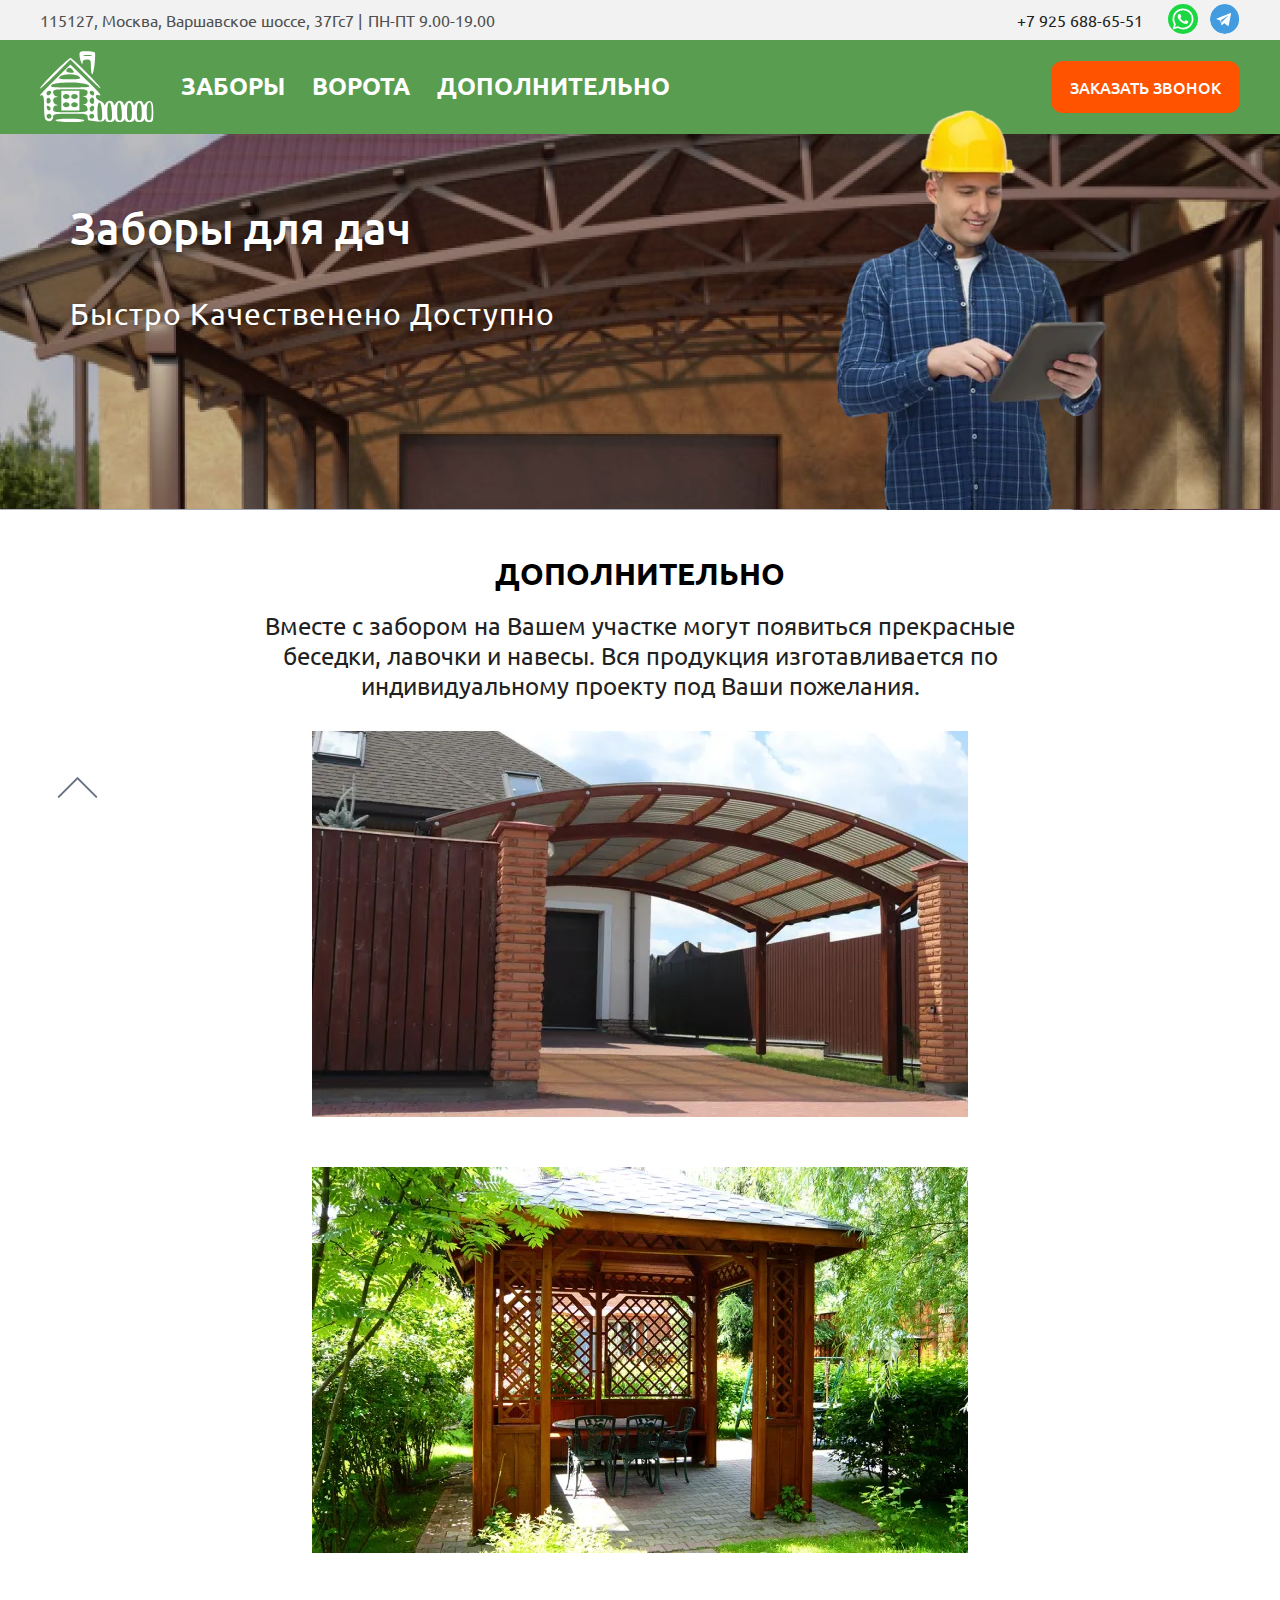
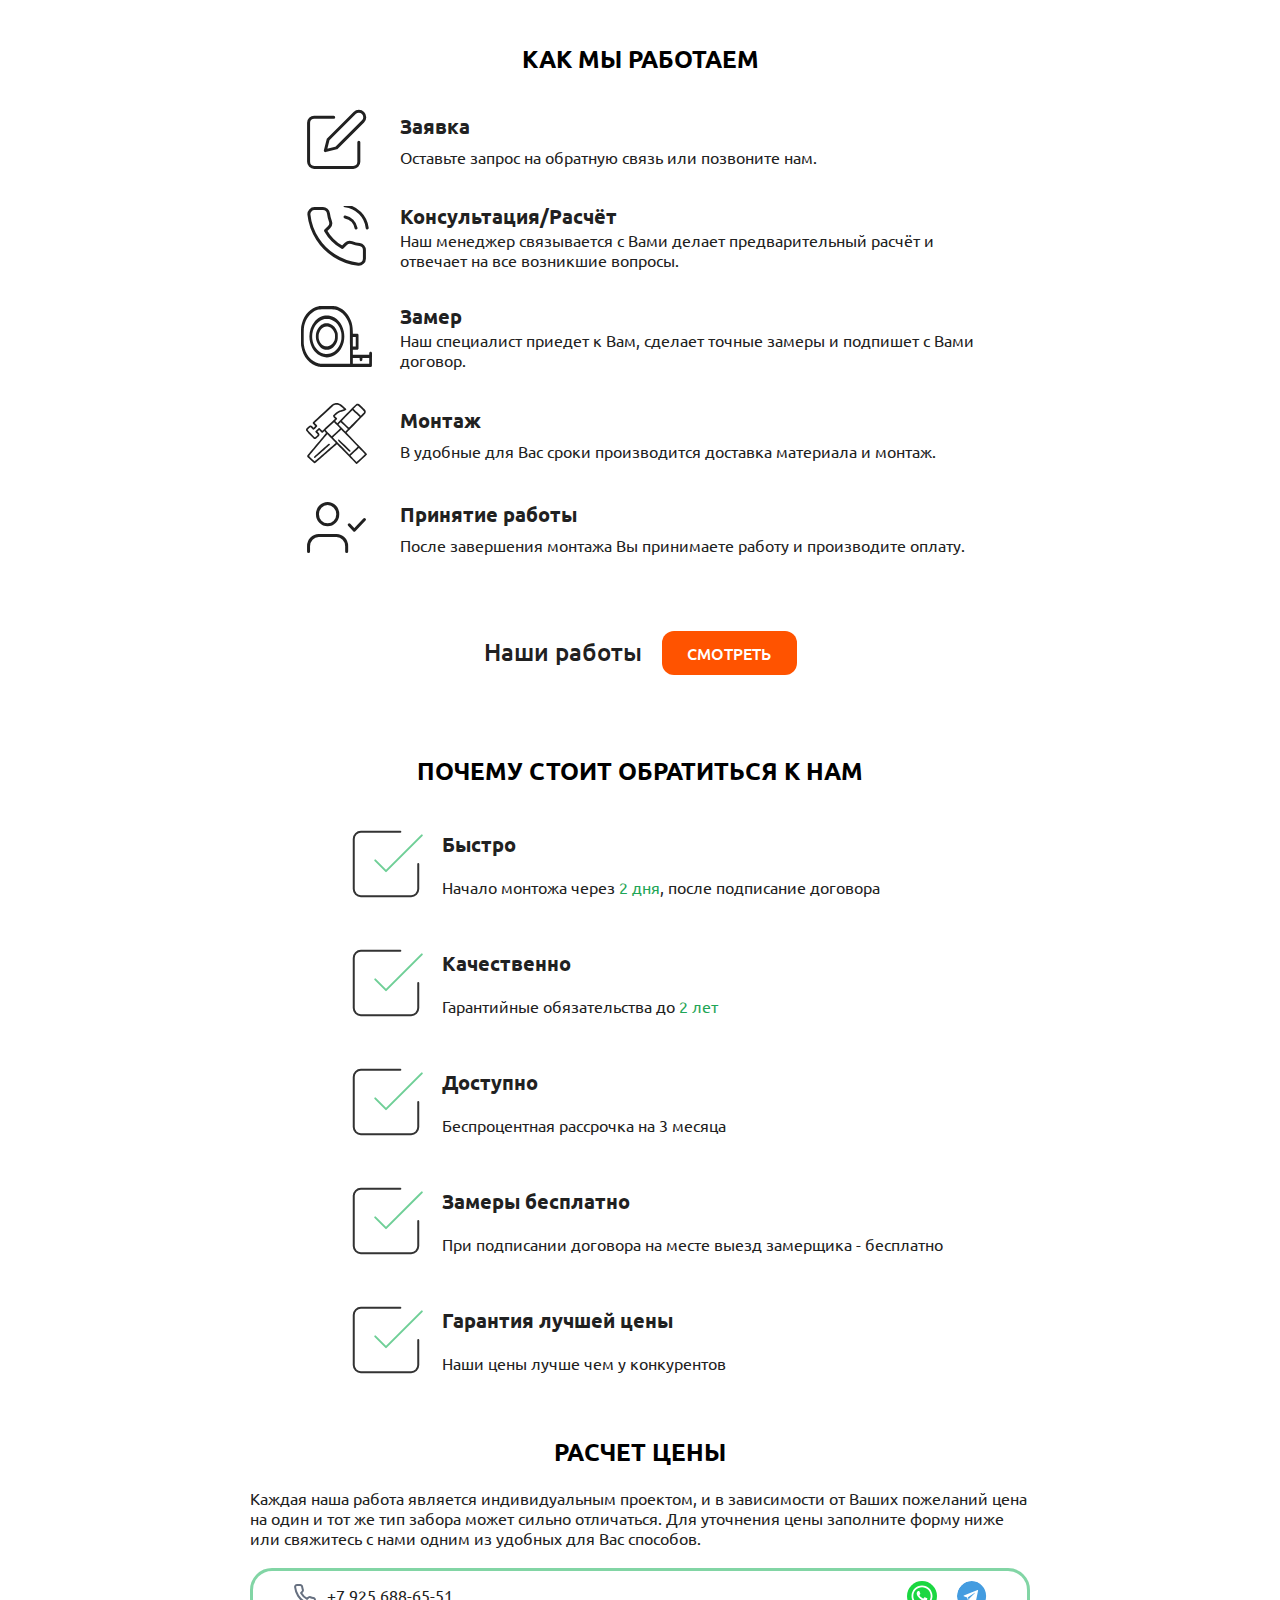
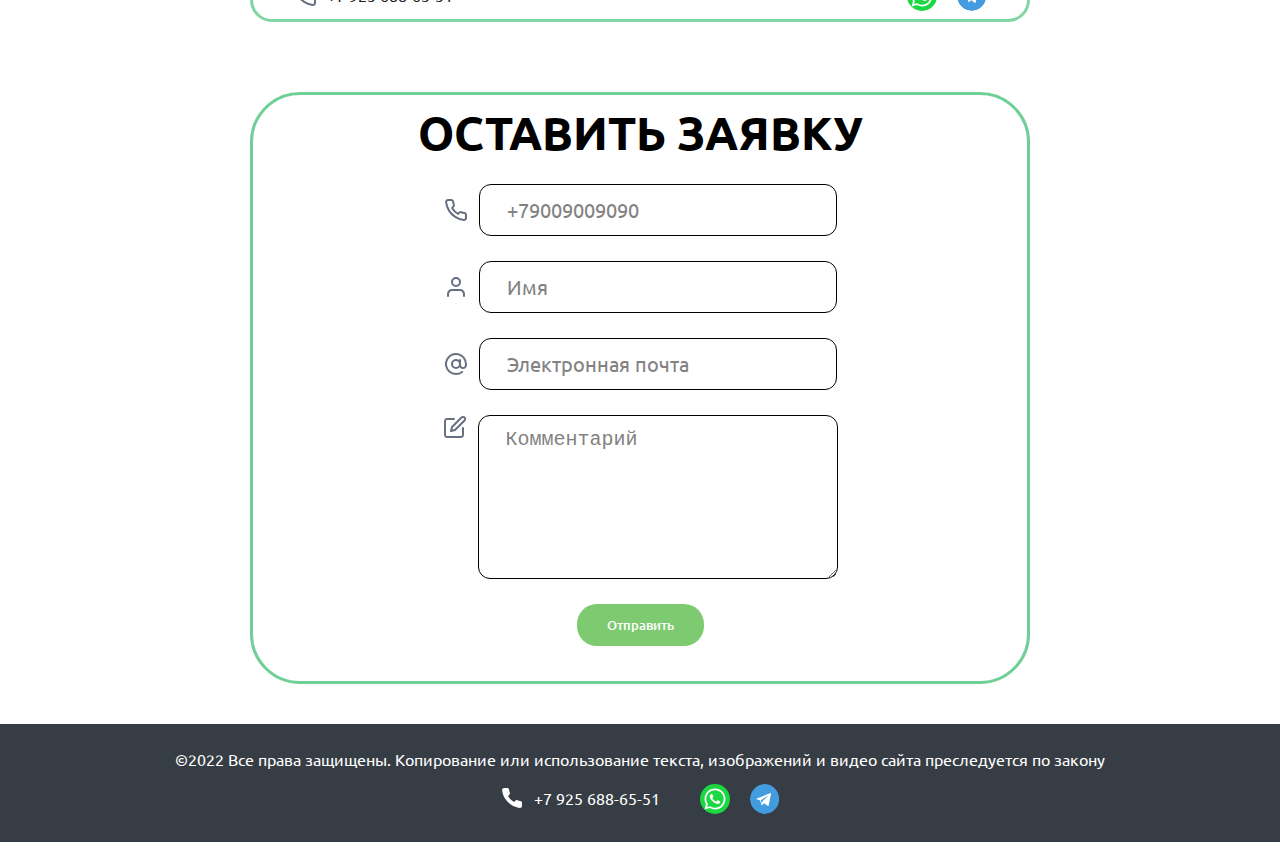
<file: extra.html>
<!DOCTYPE html><html><head>    <meta charset="UTF-8">    <meta name="viewport" content="width=device-width, initial-scale=1.0">    <meta name="description" content="ЗаборыДляДач">    <link rel="icon" href="favicon.ico"><link rel="icon" href="images/icons/favicon.svg" type="image/svg+xml">    <title>Дополнительно</title>    <link rel="stylesheet" href="style/index.css"></head><body>    <div class="wrapper">        <header class="header">    <div class="header__line_info">    <div class="header__line_info__item">        <span>115127, Москва, Варшавское шоссе, 37Гс7</span>        <span style="padding: 0 2px">        <span style="padding: 0 2px">|</span>         <span>ПН-ПТ 9.00-19.00</span>    </div>    <div class="header__line_info__item">        <a class="mob__phone" data-phone="79256886551">            +7 925 688-65-51        </a>        <span class="header__line_info__network">            <a href="#">                <svg width="40" height="40" viewBox="0 0 40 40" fill="none" xmlns="http://www.w3.org/2000/svg">                    <path d="M40 0H0V40H40V0Z" fill="#1BD741"/>                    <path d="M6.01172 34.0039L7.97103 27.045C6.71108 24.9045 6.0477 22.4692 6.0477 19.9673C6.0477 12.2641 12.3147 5.99707 20.018 5.99707C27.7212 5.99707 33.9881 12.2641 33.9881 19.9673C33.9881 27.6706 27.7212 33.9376 20.018 33.9376C17.6177 33.9376 15.2674 33.3232 13.1881 32.1565L6.01172 34.0039ZM13.555 29.615L13.9826 29.8761C15.7955 30.9828 17.8825 31.5678 20.018 31.5678C26.4145 31.5678 31.6183 26.3638 31.6183 19.9673C31.6183 13.5708 26.4145 8.36689 20.018 8.36689C13.6215 8.36689 8.41752 13.5708 8.41752 19.9673C8.41752 22.1961 9.05097 24.3604 10.2492 26.2264L10.5372 26.6748L9.4089 30.6822L13.555 29.615Z" fill="white"/>                    <path d="M16.0939 13.4651L15.1874 13.4157C14.9026 13.4002 14.6233 13.4953 14.4081 13.6823C13.9687 14.0639 13.266 14.8017 13.0501 15.7631C12.7283 17.1967 13.2257 18.9521 14.513 20.7076C15.8004 22.463 18.1994 25.2716 22.4416 26.4712C23.8087 26.8578 24.884 26.5972 25.7137 26.0664C26.3709 25.6461 26.8239 24.9714 26.9871 24.2087L27.1319 23.5326C27.1779 23.3178 27.0688 23.0998 26.8692 23.0078L23.8055 21.5956C23.6066 21.504 23.3708 21.5619 23.237 21.7353L22.0343 23.2944C21.9435 23.4122 21.7879 23.4589 21.6475 23.4096C20.8238 23.1201 18.0648 21.9646 16.551 19.0485C16.4853 18.922 16.5016 18.7685 16.5948 18.6606L17.7442 17.3309C17.8617 17.1951 17.8913 17.0042 17.8208 16.8392L16.5002 13.7496C16.4298 13.5851 16.2723 13.4749 16.0939 13.4651Z" fill="white"/>                </svg>                          </a>            <a href="#">                <svg width="22" height="22" viewBox="0 0 22 22" fill="none" xmlns="http://www.w3.org/2000/svg">                    <ellipse cx="10.6721" cy="11" rx="10.6721" ry="11" fill="#449CE0"/>                    <path d="M4.98987 11.2063L7.44344 12.1493L8.39991 15.3212C8.44149 15.5355 8.69101 15.5784 8.85735 15.4498L10.2297 14.2925C10.3544 14.1639 10.5624 14.1639 10.7287 14.2925L13.1823 16.1356C13.3486 16.2642 13.5981 16.1785 13.6397 15.9642L15.4695 6.96285C15.5111 6.74853 15.3031 6.53421 15.0952 6.61994L4.98987 10.6491C4.74036 10.7348 4.74036 11.1206 4.98987 11.2063ZM8.27515 11.6778L13.0991 8.63452C13.1823 8.59166 13.2654 8.72025 13.1823 8.76311L9.23162 12.578C9.10686 12.7066 8.9821 12.878 8.9821 13.0923L8.85735 14.121C8.85735 14.2496 8.64942 14.2925 8.60783 14.121L8.1088 12.2351C7.98404 12.0207 8.06722 11.7636 8.27515 11.6778Z" fill="white"/>                </svg>            </a>        </span>    </div></div>    <div class="menu--fixed">    <nav class="header__navbar">        <div class="menu__item--logo mob-logo hidden">            <a href="index" style="display: block;">                <svg class="logotip" width="99" height="62" viewBox="0 0 99 62" fill="#fff" xmlns="http://www.w3.org/2000/svg">    <path fill-rule="evenodd" clip-rule="evenodd" d="M34.7285 6.20215C34.502 5.14062 34.3496 4.06543 34.3232 3.21387C34.2354 0.348633 34.9102 0 40.5566 0C44.04 0 47.2002 0.50293 47.5801 1.11816C48.7061 2.94531 46.7686 20 45.4336 20C44.7588 20 44.2061 17.1074 44.2061 13.5713C44.2061 7.66699 43.915 7.14258 40.6406 7.14258C38.2334 7.14258 37.043 7.95605 36.9756 9.64258C36.8906 11.7803 36.6982 11.7285 35.6494 9.28613C35.2998 8.47168 34.9717 7.34473 34.7285 6.20215ZM38.1455 3.86523C39.9092 4.20605 42.7988 4.20605 44.5625 3.86523C46.3262 3.52441 44.8828 3.24609 41.3535 3.24609C37.8242 3.24609 36.3818 3.52441 38.1455 3.86523ZM0 32.1426C0 31.3887 5.60156 25.1328 12.4473 18.2432C19.2939 11.3516 25.5635 5.71387 26.3809 5.71387C28.2812 5.71387 53.5645 31.0996 52.6133 32.0527C52.2217 32.4453 46.1709 27.001 39.1689 19.9541L26.4375 7.13965L13.2188 20.3271C5.94727 27.5801 0 32.8975 0 32.1426ZM0 38.0596C0 37.7803 5.93066 31.7031 13.1807 24.5576L26.3613 11.5645L39.3721 23.9961C52.0859 36.1455 54.9434 39.7158 50.623 38.0547C49.3096 37.5498 48.4834 38.0576 48.4834 39.3652C48.4834 40.5381 50.0879 42.1104 52.0488 42.8574C54.0098 43.6045 55.6338 45.0342 55.6562 46.0361C55.6826 47.0957 56.3086 46.8115 57.1543 45.3574C58.9746 42.2256 62.5498 42.1172 63.7139 45.1553C64.5234 47.2695 64.6992 47.2695 65.8799 45.1553C67.5322 42.1953 71.1357 42.1953 72.2695 45.1553C73.0791 47.2695 73.2549 47.2695 74.4355 45.1553C76.0889 42.1953 79.6924 42.1953 80.8252 45.1553C81.6357 47.2695 81.8105 47.2695 82.9912 45.1553C84.6172 42.2441 88.2422 42.1797 89.3389 45.041C90.0703 46.9531 90.3965 46.9229 91.9395 44.8096C92.9912 43.3701 94.6523 42.7568 96.0479 43.2939C97.8662 43.9932 98.3936 46.1348 98.3936 52.8125C98.3936 61.0498 98.2373 61.4287 94.8291 61.4287C92.8682 61.4287 91.2129 60.626 91.1514 59.6426C91.0615 58.2139 90.8945 58.2139 90.3203 59.6426C89.9238 60.626 88.0498 61.4287 86.1543 61.4287C84.2598 61.4287 82.6562 60.626 82.5957 59.6426C82.5059 58.2139 82.3389 58.2139 81.7637 59.6426C80.8271 61.9688 74.1865 61.9688 74.0391 59.6426C73.9492 58.2139 73.7822 58.2139 73.208 59.6426C72.8115 60.626 70.9375 61.4287 69.043 61.4287C67.1475 61.4287 65.5449 60.626 65.4834 59.6426C65.3936 58.2139 65.2266 58.2139 64.6523 59.6426C63.7148 61.9697 57.0469 61.9697 57.0186 59.6426C57.001 58.2646 56.7295 58.2783 55.8252 59.707C55.0576 60.917 52.7246 61.3232 49.0732 60.8799C46.0039 60.5088 43.0127 60.1572 42.4238 60.1016C41.834 60.0459 41.3535 58.7139 41.3535 57.1426C41.3535 54.4668 40.4023 54.2861 26.3809 54.2861C12.6396 54.2861 11.4082 54.5088 11.4082 56.9902C11.4082 60.1787 8.41602 61.6797 5.57422 59.9189C4.14355 59.0303 3.56445 55.6758 3.56445 48.2646C3.56445 40.7002 3.07715 37.9541 1.78223 38.2139C0.802734 38.4102 0 38.3418 0 38.0596ZM26.5547 18.5713C29.7178 18.5713 30.0215 18.2402 28.5195 16.4287C26.5879 14.0967 25.2432 13.7598 23.7666 15.2383C21.8008 17.209 22.9395 18.5713 26.5547 18.5713ZM25.668 24.2861C34.6904 24.2861 35.7734 24.0146 34.2236 22.1426C33.1016 20.7881 29.9561 20 25.668 20C21.3799 20 18.2344 20.7881 17.1113 22.1426C15.5615 24.0146 16.6455 24.2861 25.668 24.2861ZM26.4795 31.4287C42.8516 31.4287 44.4629 31.21 41.9824 29.3311C37.9971 26.3096 12.4756 26.2744 9.98145 29.2861C8.41895 31.1719 10.3984 31.4287 26.4795 31.4287ZM38.8584 38.7373C40.3486 38.6387 41.3535 37.4199 41.3535 35.7139C41.3535 33.0381 40.4023 32.8574 26.3809 32.8574C12.5488 32.8574 11.4082 33.0674 11.4082 35.6104C11.4082 37.123 12.5312 38.6553 13.9033 39.0156C16.2803 39.6367 16.2803 39.6768 13.9033 39.834C13.1455 39.8848 12.5 40.2383 12.0557 40.793C11.6465 41.3037 11.4082 41.9834 11.4082 42.7529C11.4082 44.2656 12.5312 45.7988 13.9033 46.1582C16.2803 46.7803 16.2803 46.8203 13.9033 46.9775C12.4131 47.0762 11.4082 48.2939 11.4082 50C11.4082 52.6758 12.3594 52.8574 26.3809 52.8574C40.2129 52.8574 41.3535 52.6475 41.3535 50.1045C41.3535 48.5918 40.2305 47.0586 38.8584 46.6982C37.917 46.4521 37.3486 46.2979 37.1533 46.1904C36.8545 46.0273 37.4229 45.9746 38.8584 45.8799C40.3145 45.7832 41.3535 44.5674 41.3535 42.9619C41.3535 41.4482 40.2305 39.916 38.8584 39.5557C37.9609 39.3213 37.4023 39.1699 37.1826 39.0635C36.8203 38.8877 37.3789 38.835 38.8584 38.7373ZM5.7041 36.5469C5.7041 39.0703 8.77441 38.6318 9.65527 35.9824C9.96582 35.0488 9.20312 34.2861 7.96094 34.2861C6.71875 34.2861 5.7041 35.3027 5.7041 36.5469ZM18.5381 51.4287V42.8574V34.2861H26.3809H34.2236V42.8574V51.4287H26.3809H18.5381ZM45.3652 38.2441C46.2959 38.5557 47.0576 37.791 47.0576 36.5469C47.0576 35.3027 46.043 34.2861 44.8008 34.2861C42.2822 34.2861 42.7197 37.3613 45.3652 38.2441ZM22.8154 41.4287C24.4004 41.4287 25.668 40.4756 25.668 39.2861C25.668 38.0957 24.4004 37.1426 22.8154 37.1426C21.2314 37.1426 19.9639 38.0957 19.9639 39.2861C19.9639 40.4756 21.2314 41.4287 22.8154 41.4287ZM29.9463 41.4287C31.5303 41.4287 32.7979 40.4756 32.7979 39.2861C32.7979 38.0957 31.5303 37.1426 29.9463 37.1426C28.3613 37.1426 27.0938 38.0957 27.0938 39.2861C27.0938 40.4756 28.3613 41.4287 29.9463 41.4287ZM7.48633 45.3574C8.46777 45.0303 9.26855 43.9043 9.26855 42.8574C9.26855 41.8096 8.46777 40.6846 7.48633 40.3574C6.42578 40.0029 5.7041 41.0156 5.7041 42.8574C5.7041 44.6982 6.42578 45.7119 7.48633 45.3574ZM45.7158 45.7139C46.4551 45.7139 47.0576 44.4287 47.0576 42.8574C47.0576 39.8447 44.9834 39.0127 43.4932 41.4287C42.4531 43.1143 43.8027 45.7139 45.7158 45.7139ZM22.8154 48.5713C24.4004 48.5713 25.668 47.6182 25.668 46.4287C25.668 45.2383 24.4004 44.2861 22.8154 44.2861C21.2314 44.2861 19.9639 45.2383 19.9639 46.4287C19.9639 47.6182 21.2314 48.5713 22.8154 48.5713ZM29.9463 48.5713C31.5303 48.5713 32.7979 47.6182 32.7979 46.4287C32.7979 45.2383 31.5303 44.2861 29.9463 44.2861C28.3613 44.2861 27.0938 45.2383 27.0938 46.4287C27.0938 47.6182 28.3613 48.5713 29.9463 48.5713ZM52.123 60C53.8945 60 54.251 58.5225 53.9053 52.6133C53.2881 42.0312 49.9102 41.5332 49.9102 52.0244C49.9102 58.2812 50.3877 60 52.123 60ZM60.6787 60C62.4502 60 62.8066 58.5225 62.4619 52.6133C61.8438 42.0312 58.4658 41.5332 58.4658 52.0244C58.4658 58.2812 58.9434 60 60.6787 60ZM69.2354 60C71.0059 60 71.3623 58.5225 71.0176 52.6133C70.4004 42.0312 67.0215 41.5332 67.0215 52.0244C67.0215 58.2812 67.5 60 69.2354 60ZM77.7168 60C79.3301 60 79.8555 58.2627 79.8555 52.9414C79.8555 46.2695 78.5244 43.2383 76.4893 45.2773C75.9883 45.7803 75.5781 49.2969 75.5781 53.0957C75.5781 58.2803 76.1113 60 77.7168 60ZM86.2725 60C87.8857 60 88.4121 58.2627 88.4121 52.9414C88.4121 46.2695 87.0801 43.2383 85.0449 45.2773C84.7861 45.5381 84.5508 46.6074 84.3848 48.1064C84.2295 49.501 84.1338 51.2656 84.1338 53.0957C84.1338 58.2803 84.667 60 86.2725 60ZM94.8291 60C96.4717 60 96.9678 58.1738 96.9678 52.1426C96.9678 44.8643 96.0068 42.8682 93.6406 45.2383C93.1182 45.7617 92.6904 49.2969 92.6904 53.0957C92.6904 58.2803 93.2236 60 94.8291 60ZM5.92383 49.1973C6.47852 51.874 9.26855 52.3457 9.26855 49.7617C9.26855 48.8457 8.40625 47.8076 7.34961 47.4541C6.15039 47.0547 5.61719 47.707 5.92383 49.1973ZM46.8818 50.3301C46.9941 49.96 47.0576 49.5723 47.0576 49.2012C47.0576 46.8447 44.8047 46.4453 43.4932 48.5713C42.3291 50.457 44.0352 53.1318 45.7305 52.0811C46.2217 51.7773 46.6523 51.0918 46.8818 50.3301ZM7.84277 58.5713C9.01953 58.5713 9.98145 57.6074 9.98145 56.4287C9.98145 55.25 9.01953 54.2861 7.84277 54.2861C6.66602 54.2861 5.7041 55.25 5.7041 56.4287C5.7041 57.6074 6.66602 58.5713 7.84277 58.5713ZM44.9189 58.5713C46.0957 58.5713 47.0576 57.6074 47.0576 56.4287C47.0576 55.25 46.0957 54.2861 44.9189 54.2861C43.7422 54.2861 42.7803 55.25 42.7803 56.4287C42.7803 57.6074 43.7422 58.5713 44.9189 58.5713ZM26.4648 61.4287C19.8438 61.4287 14.0312 60.7861 13.5469 60C12.9834 59.0869 17.334 58.5713 25.584 58.5713C33.2461 58.5713 38.502 59.1533 38.502 60C38.502 60.8398 33.5391 61.4287 26.4648 61.4287Z" fill="#fff"/></svg>            </a>        </div>        <ul class="menu menu--mob">            <li class="menu__item--logo menu__desk-logo">                <a href="index">                    <svg class="logotip" width="99" height="62" viewBox="0 0 99 62" fill="#fff" xmlns="http://www.w3.org/2000/svg">    <path fill-rule="evenodd" clip-rule="evenodd" d="M34.7285 6.20215C34.502 5.14062 34.3496 4.06543 34.3232 3.21387C34.2354 0.348633 34.9102 0 40.5566 0C44.04 0 47.2002 0.50293 47.5801 1.11816C48.7061 2.94531 46.7686 20 45.4336 20C44.7588 20 44.2061 17.1074 44.2061 13.5713C44.2061 7.66699 43.915 7.14258 40.6406 7.14258C38.2334 7.14258 37.043 7.95605 36.9756 9.64258C36.8906 11.7803 36.6982 11.7285 35.6494 9.28613C35.2998 8.47168 34.9717 7.34473 34.7285 6.20215ZM38.1455 3.86523C39.9092 4.20605 42.7988 4.20605 44.5625 3.86523C46.3262 3.52441 44.8828 3.24609 41.3535 3.24609C37.8242 3.24609 36.3818 3.52441 38.1455 3.86523ZM0 32.1426C0 31.3887 5.60156 25.1328 12.4473 18.2432C19.2939 11.3516 25.5635 5.71387 26.3809 5.71387C28.2812 5.71387 53.5645 31.0996 52.6133 32.0527C52.2217 32.4453 46.1709 27.001 39.1689 19.9541L26.4375 7.13965L13.2188 20.3271C5.94727 27.5801 0 32.8975 0 32.1426ZM0 38.0596C0 37.7803 5.93066 31.7031 13.1807 24.5576L26.3613 11.5645L39.3721 23.9961C52.0859 36.1455 54.9434 39.7158 50.623 38.0547C49.3096 37.5498 48.4834 38.0576 48.4834 39.3652C48.4834 40.5381 50.0879 42.1104 52.0488 42.8574C54.0098 43.6045 55.6338 45.0342 55.6562 46.0361C55.6826 47.0957 56.3086 46.8115 57.1543 45.3574C58.9746 42.2256 62.5498 42.1172 63.7139 45.1553C64.5234 47.2695 64.6992 47.2695 65.8799 45.1553C67.5322 42.1953 71.1357 42.1953 72.2695 45.1553C73.0791 47.2695 73.2549 47.2695 74.4355 45.1553C76.0889 42.1953 79.6924 42.1953 80.8252 45.1553C81.6357 47.2695 81.8105 47.2695 82.9912 45.1553C84.6172 42.2441 88.2422 42.1797 89.3389 45.041C90.0703 46.9531 90.3965 46.9229 91.9395 44.8096C92.9912 43.3701 94.6523 42.7568 96.0479 43.2939C97.8662 43.9932 98.3936 46.1348 98.3936 52.8125C98.3936 61.0498 98.2373 61.4287 94.8291 61.4287C92.8682 61.4287 91.2129 60.626 91.1514 59.6426C91.0615 58.2139 90.8945 58.2139 90.3203 59.6426C89.9238 60.626 88.0498 61.4287 86.1543 61.4287C84.2598 61.4287 82.6562 60.626 82.5957 59.6426C82.5059 58.2139 82.3389 58.2139 81.7637 59.6426C80.8271 61.9688 74.1865 61.9688 74.0391 59.6426C73.9492 58.2139 73.7822 58.2139 73.208 59.6426C72.8115 60.626 70.9375 61.4287 69.043 61.4287C67.1475 61.4287 65.5449 60.626 65.4834 59.6426C65.3936 58.2139 65.2266 58.2139 64.6523 59.6426C63.7148 61.9697 57.0469 61.9697 57.0186 59.6426C57.001 58.2646 56.7295 58.2783 55.8252 59.707C55.0576 60.917 52.7246 61.3232 49.0732 60.8799C46.0039 60.5088 43.0127 60.1572 42.4238 60.1016C41.834 60.0459 41.3535 58.7139 41.3535 57.1426C41.3535 54.4668 40.4023 54.2861 26.3809 54.2861C12.6396 54.2861 11.4082 54.5088 11.4082 56.9902C11.4082 60.1787 8.41602 61.6797 5.57422 59.9189C4.14355 59.0303 3.56445 55.6758 3.56445 48.2646C3.56445 40.7002 3.07715 37.9541 1.78223 38.2139C0.802734 38.4102 0 38.3418 0 38.0596ZM26.5547 18.5713C29.7178 18.5713 30.0215 18.2402 28.5195 16.4287C26.5879 14.0967 25.2432 13.7598 23.7666 15.2383C21.8008 17.209 22.9395 18.5713 26.5547 18.5713ZM25.668 24.2861C34.6904 24.2861 35.7734 24.0146 34.2236 22.1426C33.1016 20.7881 29.9561 20 25.668 20C21.3799 20 18.2344 20.7881 17.1113 22.1426C15.5615 24.0146 16.6455 24.2861 25.668 24.2861ZM26.4795 31.4287C42.8516 31.4287 44.4629 31.21 41.9824 29.3311C37.9971 26.3096 12.4756 26.2744 9.98145 29.2861C8.41895 31.1719 10.3984 31.4287 26.4795 31.4287ZM38.8584 38.7373C40.3486 38.6387 41.3535 37.4199 41.3535 35.7139C41.3535 33.0381 40.4023 32.8574 26.3809 32.8574C12.5488 32.8574 11.4082 33.0674 11.4082 35.6104C11.4082 37.123 12.5312 38.6553 13.9033 39.0156C16.2803 39.6367 16.2803 39.6768 13.9033 39.834C13.1455 39.8848 12.5 40.2383 12.0557 40.793C11.6465 41.3037 11.4082 41.9834 11.4082 42.7529C11.4082 44.2656 12.5312 45.7988 13.9033 46.1582C16.2803 46.7803 16.2803 46.8203 13.9033 46.9775C12.4131 47.0762 11.4082 48.2939 11.4082 50C11.4082 52.6758 12.3594 52.8574 26.3809 52.8574C40.2129 52.8574 41.3535 52.6475 41.3535 50.1045C41.3535 48.5918 40.2305 47.0586 38.8584 46.6982C37.917 46.4521 37.3486 46.2979 37.1533 46.1904C36.8545 46.0273 37.4229 45.9746 38.8584 45.8799C40.3145 45.7832 41.3535 44.5674 41.3535 42.9619C41.3535 41.4482 40.2305 39.916 38.8584 39.5557C37.9609 39.3213 37.4023 39.1699 37.1826 39.0635C36.8203 38.8877 37.3789 38.835 38.8584 38.7373ZM5.7041 36.5469C5.7041 39.0703 8.77441 38.6318 9.65527 35.9824C9.96582 35.0488 9.20312 34.2861 7.96094 34.2861C6.71875 34.2861 5.7041 35.3027 5.7041 36.5469ZM18.5381 51.4287V42.8574V34.2861H26.3809H34.2236V42.8574V51.4287H26.3809H18.5381ZM45.3652 38.2441C46.2959 38.5557 47.0576 37.791 47.0576 36.5469C47.0576 35.3027 46.043 34.2861 44.8008 34.2861C42.2822 34.2861 42.7197 37.3613 45.3652 38.2441ZM22.8154 41.4287C24.4004 41.4287 25.668 40.4756 25.668 39.2861C25.668 38.0957 24.4004 37.1426 22.8154 37.1426C21.2314 37.1426 19.9639 38.0957 19.9639 39.2861C19.9639 40.4756 21.2314 41.4287 22.8154 41.4287ZM29.9463 41.4287C31.5303 41.4287 32.7979 40.4756 32.7979 39.2861C32.7979 38.0957 31.5303 37.1426 29.9463 37.1426C28.3613 37.1426 27.0938 38.0957 27.0938 39.2861C27.0938 40.4756 28.3613 41.4287 29.9463 41.4287ZM7.48633 45.3574C8.46777 45.0303 9.26855 43.9043 9.26855 42.8574C9.26855 41.8096 8.46777 40.6846 7.48633 40.3574C6.42578 40.0029 5.7041 41.0156 5.7041 42.8574C5.7041 44.6982 6.42578 45.7119 7.48633 45.3574ZM45.7158 45.7139C46.4551 45.7139 47.0576 44.4287 47.0576 42.8574C47.0576 39.8447 44.9834 39.0127 43.4932 41.4287C42.4531 43.1143 43.8027 45.7139 45.7158 45.7139ZM22.8154 48.5713C24.4004 48.5713 25.668 47.6182 25.668 46.4287C25.668 45.2383 24.4004 44.2861 22.8154 44.2861C21.2314 44.2861 19.9639 45.2383 19.9639 46.4287C19.9639 47.6182 21.2314 48.5713 22.8154 48.5713ZM29.9463 48.5713C31.5303 48.5713 32.7979 47.6182 32.7979 46.4287C32.7979 45.2383 31.5303 44.2861 29.9463 44.2861C28.3613 44.2861 27.0938 45.2383 27.0938 46.4287C27.0938 47.6182 28.3613 48.5713 29.9463 48.5713ZM52.123 60C53.8945 60 54.251 58.5225 53.9053 52.6133C53.2881 42.0312 49.9102 41.5332 49.9102 52.0244C49.9102 58.2812 50.3877 60 52.123 60ZM60.6787 60C62.4502 60 62.8066 58.5225 62.4619 52.6133C61.8438 42.0312 58.4658 41.5332 58.4658 52.0244C58.4658 58.2812 58.9434 60 60.6787 60ZM69.2354 60C71.0059 60 71.3623 58.5225 71.0176 52.6133C70.4004 42.0312 67.0215 41.5332 67.0215 52.0244C67.0215 58.2812 67.5 60 69.2354 60ZM77.7168 60C79.3301 60 79.8555 58.2627 79.8555 52.9414C79.8555 46.2695 78.5244 43.2383 76.4893 45.2773C75.9883 45.7803 75.5781 49.2969 75.5781 53.0957C75.5781 58.2803 76.1113 60 77.7168 60ZM86.2725 60C87.8857 60 88.4121 58.2627 88.4121 52.9414C88.4121 46.2695 87.0801 43.2383 85.0449 45.2773C84.7861 45.5381 84.5508 46.6074 84.3848 48.1064C84.2295 49.501 84.1338 51.2656 84.1338 53.0957C84.1338 58.2803 84.667 60 86.2725 60ZM94.8291 60C96.4717 60 96.9678 58.1738 96.9678 52.1426C96.9678 44.8643 96.0068 42.8682 93.6406 45.2383C93.1182 45.7617 92.6904 49.2969 92.6904 53.0957C92.6904 58.2803 93.2236 60 94.8291 60ZM5.92383 49.1973C6.47852 51.874 9.26855 52.3457 9.26855 49.7617C9.26855 48.8457 8.40625 47.8076 7.34961 47.4541C6.15039 47.0547 5.61719 47.707 5.92383 49.1973ZM46.8818 50.3301C46.9941 49.96 47.0576 49.5723 47.0576 49.2012C47.0576 46.8447 44.8047 46.4453 43.4932 48.5713C42.3291 50.457 44.0352 53.1318 45.7305 52.0811C46.2217 51.7773 46.6523 51.0918 46.8818 50.3301ZM7.84277 58.5713C9.01953 58.5713 9.98145 57.6074 9.98145 56.4287C9.98145 55.25 9.01953 54.2861 7.84277 54.2861C6.66602 54.2861 5.7041 55.25 5.7041 56.4287C5.7041 57.6074 6.66602 58.5713 7.84277 58.5713ZM44.9189 58.5713C46.0957 58.5713 47.0576 57.6074 47.0576 56.4287C47.0576 55.25 46.0957 54.2861 44.9189 54.2861C43.7422 54.2861 42.7803 55.25 42.7803 56.4287C42.7803 57.6074 43.7422 58.5713 44.9189 58.5713ZM26.4648 61.4287C19.8438 61.4287 14.0312 60.7861 13.5469 60C12.9834 59.0869 17.334 58.5713 25.584 58.5713C33.2461 58.5713 38.502 59.1533 38.502 60C38.502 60.8398 33.5391 61.4287 26.4648 61.4287Z" fill="#fff"/></svg>                </a>            </li>            <li class="menu__item">                <a class="menu__link menu__list">заборы</a>                <ul class="submenu hidden">                    <li class="menu__item">                        <a href="corrugated_board" class="menu__link">из профнастила</a>                    </li>                    <li class="menu__item">                        <a href="euro_picket_fence" class="menu__link">из евроштакетника</a>                    </li>                    <li class="menu__item">                        <a href="3d_panels" class="menu__link">из 3D панелей</a>                    </li>                    <li class="menu__item">                        <a href="mesh_netting" class="menu__link">из сетки рабицы</a>                    </li>                </ul>            </li>            <li class="menu__item">                <a href="gates_and_gates" class="menu__link">ворота</a>            </li>            <li class="menu__item hidden">                <a href="gallary" class="menu__link">галерея</a>            </li>            <li class="menu__item">                <a href="extra" class="menu__link">дополнительно</a>            </li>        </ul>        <picture><source srcset="./images/person.webp" type="image/webp"><img src="./images/person.png" alt="personal" class="header__person"></picture>        <svg width="38" height="38" class="menu__icon hidden" viewBox="0 0 38 38" fill="none" xmlns="http://www.w3.org/2000/svg">            <g clip-path="url(#clip0_3_180)">            <path d="M34.503 4.76984H3.49696C1.56876 4.76984 0 6.33852 0 8.26918C0 10.1974 1.56876 11.7661 3.49696 11.7661H34.503C36.4312 11.7661 38 10.1974 38 8.26918C38 6.33852 36.4312 4.76984 34.503 4.76984Z" fill="white"/>            <path d="M34.503 15.502H3.49696C1.56876 15.502 0 17.0707 0 19.0014C0 20.9296 1.56876 22.4983 3.49696 22.4983H34.503C36.4312 22.4983 38 20.9296 38 19.0014C38 17.0707 36.4312 15.502 34.503 15.502Z" fill="white"/>            <path d="M34.503 26.2339H3.49696C1.56876 26.2339 0 27.8027 0 29.7333C0 31.6615 1.56876 33.2303 3.49696 33.2303H34.503C36.4312 33.2303 38 31.6615 38 29.7333C38 27.8027 36.4312 26.2339 34.503 26.2339Z" fill="white"/>            </g>            <defs>            <clipPath id="clip0_3_180">            <rect width="38" height="38" fill="white"/>            </clipPath>            </defs>        </svg>        <div class="menu--full hidden"></div>        <aclass="btn menu__button  menu--mob form--scroll">    Заказать звонок</a>    </nav></div></header>        <article class="banner" style="background-image: url('images/banner/bg-extra.png');">    <div class="banner--hide">        <h2 class="banner__title">Заборы для дач</h2>        <p class="banner__paragraph">Быстро  Качественено  Доступно</p>    </div></article>        <section class="name_page">    <h1 class="name_page__title title__section">Дополнительно</h1>    <p class="name_page__paragraph">Вместе с забором на Вашем участке могут появиться прекрасные беседки, лавочки и навесы. Вся продукция изготавливается по индивидуальному проекту под Ваши пожелания.</p></section>        <div class="preview">    <picture><source srcset="images/extra/1.webp" type="image/webp"><img src="images/extra/1.png" alt="Изображение - Дополнительно (вид 1)" class="preview__tem"></picture>    <picture><source srcset="images/extra/2.webp" type="image/webp"><img src="images/extra/2.png" alt="Изображение - Дополнительно (вид 2)" class="preview__tem"></picture></div>        <section class="icon_text we_work">    <h2 class="icon_text__title title__section">Как мы работаем</h2>    <div class="icon_text__list">        <div class="icon_text__item">    <div class="icon_text__item__icon we_work__icon icon--svg" style="-webkit-mask-image: url('./images/icons/we_work/edit.svg'); mask-image: url('./images/icons/we_work/edit.svg');"></div>    <h3 class="icon_text__item__title">Заявка</h3>    <p class="icon_text__item__paragraph">Оставьте запрос на обратную связь или позвоните нам.</p></div>        <div class="icon_text__item">    <div class="icon_text__item__icon we_work__icon icon--svg" style="-webkit-mask-image: url('./images/icons/we_work/phone-call.svg'); mask-image: url('./images/icons/we_work/phone-call.svg');"></div>    <h3 class="icon_text__item__title">Консультация/Расчёт</h3>    <p class="icon_text__item__paragraph">Наш менеджер связывается с Вами делает предварительный расчёт и отвечает на все возникшие вопросы.</p></div>        <div class="icon_text__item">    <div class="icon_text__item__icon we_work__icon icon--svg" style="-webkit-mask-image: url('./images/icons/we_work/roulet.svg'); mask-image: url('./images/icons/we_work/roulet.svg');"></div>    <h3 class="icon_text__item__title">Замер</h3>    <p class="icon_text__item__paragraph">Наш специалист приедет к Вам, сделает точные замеры и подпишет с Вами договор.</p></div>        <div class="icon_text__item">    <div class="icon_text__item__icon we_work__icon icon--svg" style="-webkit-mask-image: url('./images/icons/we_work/repair.svg'); mask-image: url('./images/icons/we_work/repair.svg');"></div>    <h3 class="icon_text__item__title">Монтаж</h3>    <p class="icon_text__item__paragraph">В удобные для Вас сроки производится доставка материала и монтаж.</p></div>        <div class="icon_text__item">    <div class="icon_text__item__icon we_work__icon icon--svg" style="-webkit-mask-image: url('./images/icons/we_work/user-check.svg'); mask-image: url('./images/icons/we_work/user-check.svg');"></div>    <h3 class="icon_text__item__title">Принятие работы</h3>    <p class="icon_text__item__paragraph">После завершения монтажа Вы принимаете работу и производите оплату.</p></div>    </div></section>        <div class="gallary__go_page">    <h2 class="gallary__go_page__text">Наши работы</h2>        <a     href="gallary" class="btn call_to_action form--scroll gallary__go_page__link">    смотреть</a></div>        <section class="icon_text benefist">    <h2 class="icon_text__title title__section">Почему стоит обратиться к нам</h2>    <div class="icon_text__list">        <div class="icon_text__item">    <svg class="icon_text__item__icon" width="86" height="86" viewBox="0 0 86 86" fill="none" xmlns="http://www.w3.org/2000/svg">        <path d="M32.25 39.4163L43 50.1663L78.8333 14.333" stroke="#6FCF97" stroke-width="2" stroke-linecap="round" stroke-linejoin="round"/>        <path d="M75.25 43V68.0833C75.25 69.9841 74.4949 71.8069 73.1509 73.1509C71.8069 74.4949 69.9841 75.25 68.0833 75.25H17.9167C16.0159 75.25 14.1931 74.4949 12.8491 73.1509C11.5051 71.8069 10.75 69.9841 10.75 68.0833V17.9167C10.75 16.0159 11.5051 14.1931 12.8491 12.8491C14.1931 11.5051 16.0159 10.75 17.9167 10.75H57.3333" stroke="#333333" stroke-width="2" stroke-linecap="round" stroke-linejoin="round"/>    </svg>    <h3 class="icon_text__item__title">Быстро</h3>    <p class="icon_text__item__paragraph">Начало монтожа через <span class='attent'>2 дня</span>, после подписание договора</p></div>        <div class="icon_text__item">    <svg class="icon_text__item__icon" width="86" height="86" viewBox="0 0 86 86" fill="none" xmlns="http://www.w3.org/2000/svg">        <path d="M32.25 39.4163L43 50.1663L78.8333 14.333" stroke="#6FCF97" stroke-width="2" stroke-linecap="round" stroke-linejoin="round"/>        <path d="M75.25 43V68.0833C75.25 69.9841 74.4949 71.8069 73.1509 73.1509C71.8069 74.4949 69.9841 75.25 68.0833 75.25H17.9167C16.0159 75.25 14.1931 74.4949 12.8491 73.1509C11.5051 71.8069 10.75 69.9841 10.75 68.0833V17.9167C10.75 16.0159 11.5051 14.1931 12.8491 12.8491C14.1931 11.5051 16.0159 10.75 17.9167 10.75H57.3333" stroke="#333333" stroke-width="2" stroke-linecap="round" stroke-linejoin="round"/>    </svg>    <h3 class="icon_text__item__title">Качественно</h3>    <p class="icon_text__item__paragraph">Гарантийные обязательства до <span class='attent'>2 лет</span></p></div>        <div class="icon_text__item">    <svg class="icon_text__item__icon" width="86" height="86" viewBox="0 0 86 86" fill="none" xmlns="http://www.w3.org/2000/svg">        <path d="M32.25 39.4163L43 50.1663L78.8333 14.333" stroke="#6FCF97" stroke-width="2" stroke-linecap="round" stroke-linejoin="round"/>        <path d="M75.25 43V68.0833C75.25 69.9841 74.4949 71.8069 73.1509 73.1509C71.8069 74.4949 69.9841 75.25 68.0833 75.25H17.9167C16.0159 75.25 14.1931 74.4949 12.8491 73.1509C11.5051 71.8069 10.75 69.9841 10.75 68.0833V17.9167C10.75 16.0159 11.5051 14.1931 12.8491 12.8491C14.1931 11.5051 16.0159 10.75 17.9167 10.75H57.3333" stroke="#333333" stroke-width="2" stroke-linecap="round" stroke-linejoin="round"/>    </svg>    <h3 class="icon_text__item__title">Доступно</h3>    <p class="icon_text__item__paragraph">Беспроцентная рассрочка на 3 месяца</p></div>        <div class="icon_text__item">    <svg class="icon_text__item__icon" width="86" height="86" viewBox="0 0 86 86" fill="none" xmlns="http://www.w3.org/2000/svg">        <path d="M32.25 39.4163L43 50.1663L78.8333 14.333" stroke="#6FCF97" stroke-width="2" stroke-linecap="round" stroke-linejoin="round"/>        <path d="M75.25 43V68.0833C75.25 69.9841 74.4949 71.8069 73.1509 73.1509C71.8069 74.4949 69.9841 75.25 68.0833 75.25H17.9167C16.0159 75.25 14.1931 74.4949 12.8491 73.1509C11.5051 71.8069 10.75 69.9841 10.75 68.0833V17.9167C10.75 16.0159 11.5051 14.1931 12.8491 12.8491C14.1931 11.5051 16.0159 10.75 17.9167 10.75H57.3333" stroke="#333333" stroke-width="2" stroke-linecap="round" stroke-linejoin="round"/>    </svg>    <h3 class="icon_text__item__title">Замеры бесплатно</h3>    <p class="icon_text__item__paragraph">При подписании договора на месте выезд замерщика - бесплатно</p></div>        <div class="icon_text__item">    <svg class="icon_text__item__icon" width="86" height="86" viewBox="0 0 86 86" fill="none" xmlns="http://www.w3.org/2000/svg">        <path d="M32.25 39.4163L43 50.1663L78.8333 14.333" stroke="#6FCF97" stroke-width="2" stroke-linecap="round" stroke-linejoin="round"/>        <path d="M75.25 43V68.0833C75.25 69.9841 74.4949 71.8069 73.1509 73.1509C71.8069 74.4949 69.9841 75.25 68.0833 75.25H17.9167C16.0159 75.25 14.1931 74.4949 12.8491 73.1509C11.5051 71.8069 10.75 69.9841 10.75 68.0833V17.9167C10.75 16.0159 11.5051 14.1931 12.8491 12.8491C14.1931 11.5051 16.0159 10.75 17.9167 10.75H57.3333" stroke="#333333" stroke-width="2" stroke-linecap="round" stroke-linejoin="round"/>    </svg>    <h3 class="icon_text__item__title">Гарантия лучшей цены</h3>    <p class="icon_text__item__paragraph">Наши цены лучше чем у конкурентов</p></div>    </div></section>        <section class="price">    <h2 class="title__section">Расчет цены</h2>    <div class="price__context">        <p class="price__text">Каждая наша работа является индивидуальным проектом, и в зависимости от Ваших пожеланий цена на один и тот же тип забора может сильно отличаться. Для уточнения цены заполните форму ниже или свяжитесь с нами одним из удобных для Вас способов.</p>        <div class="price__network">            <div class="price__network_phone">                <a class="mob__phone" data-phone="79256886551">                    <svg width="24" height="24" viewBox="0 0 24 24" fill="none" xmlns="http://www.w3.org/2000/svg">                        <path d="M22.0004 16.9201V19.9201C22.0016 20.1986 21.9445 20.4743 21.8329 20.7294C21.7214 20.9846 21.5577 21.2137 21.3525 21.402C21.1473 21.5902 20.905 21.7336 20.6412 21.8228C20.3773 21.912 20.0978 21.9452 19.8204 21.9201C16.7433 21.5857 13.7874 20.5342 11.1904 18.8501C8.77425 17.3148 6.72576 15.2663 5.19042 12.8501C3.5004 10.2413 2.44866 7.27109 2.12042 4.1801C2.09543 3.90356 2.1283 3.62486 2.21692 3.36172C2.30555 3.09859 2.44799 2.85679 2.63519 2.65172C2.82238 2.44665 3.05023 2.28281 3.30421 2.17062C3.5582 2.05843 3.83276 2.00036 4.11042 2.0001H7.11042C7.59573 1.99532 8.06621 2.16718 8.43418 2.48363C8.80215 2.80008 9.0425 3.23954 9.11042 3.7201C9.23704 4.68016 9.47187 5.62282 9.81042 6.5301C9.94497 6.88802 9.97408 7.27701 9.89433 7.65098C9.81457 8.02494 9.62928 8.36821 9.36042 8.6401L8.09042 9.9101C9.51398 12.4136 11.5869 14.4865 14.0904 15.9101L15.3604 14.6401C15.6323 14.3712 15.9756 14.1859 16.3495 14.1062C16.7235 14.0264 17.1125 14.0556 17.4704 14.1901C18.3777 14.5286 19.3204 14.7635 20.2804 14.8901C20.7662 14.9586 21.2098 15.2033 21.527 15.5776C21.8441 15.9519 22.0126 16.4297 22.0004 16.9201Z" stroke="#667080" stroke-width="2" stroke-linecap="round" stroke-linejoin="round"/>                    </svg>                    <span>+7 925 688-65-51</span>                </a>            </div>            <div class="price__network_soc">                <a href="#">                    <svg width="40" height="40" viewBox="0 0 40 40" fill="none" xmlns="http://www.w3.org/2000/svg">                        <path d="M40 0H0V40H40V0Z" fill="#1BD741"/>                        <path d="M6.01172 34.0039L7.97103 27.045C6.71108 24.9045 6.0477 22.4692 6.0477 19.9673C6.0477 12.2641 12.3147 5.99707 20.018 5.99707C27.7212 5.99707 33.9881 12.2641 33.9881 19.9673C33.9881 27.6706 27.7212 33.9376 20.018 33.9376C17.6177 33.9376 15.2674 33.3232 13.1881 32.1565L6.01172 34.0039ZM13.555 29.615L13.9826 29.8761C15.7955 30.9828 17.8825 31.5678 20.018 31.5678C26.4145 31.5678 31.6183 26.3638 31.6183 19.9673C31.6183 13.5708 26.4145 8.36689 20.018 8.36689C13.6215 8.36689 8.41752 13.5708 8.41752 19.9673C8.41752 22.1961 9.05097 24.3604 10.2492 26.2264L10.5372 26.6748L9.4089 30.6822L13.555 29.615Z" fill="white"/>                        <path d="M16.0939 13.4651L15.1874 13.4157C14.9026 13.4002 14.6233 13.4953 14.4081 13.6823C13.9687 14.0639 13.266 14.8017 13.0501 15.7631C12.7283 17.1967 13.2257 18.9521 14.513 20.7076C15.8004 22.463 18.1994 25.2716 22.4416 26.4712C23.8087 26.8578 24.884 26.5972 25.7137 26.0664C26.3709 25.6461 26.8239 24.9714 26.9871 24.2087L27.1319 23.5326C27.1779 23.3178 27.0688 23.0998 26.8692 23.0078L23.8055 21.5956C23.6066 21.504 23.3708 21.5619 23.237 21.7353L22.0343 23.2944C21.9435 23.4122 21.7879 23.4589 21.6475 23.4096C20.8238 23.1201 18.0648 21.9646 16.551 19.0485C16.4853 18.922 16.5016 18.7685 16.5948 18.6606L17.7442 17.3309C17.8617 17.1951 17.8913 17.0042 17.8208 16.8392L16.5002 13.7496C16.4298 13.5851 16.2723 13.4749 16.0939 13.4651Z" fill="white"/>                    </svg>                       </a>                                    <a href="#">                    <svg width="22" height="22" viewBox="0 0 22 22" fill="none" xmlns="http://www.w3.org/2000/svg">                        <ellipse cx="10.6721" cy="11" rx="10.6721" ry="11" fill="#449CE0"/>                        <path d="M4.98987 11.2063L7.44344 12.1493L8.39991 15.3212C8.44149 15.5355 8.69101 15.5784 8.85735 15.4498L10.2297 14.2925C10.3544 14.1639 10.5624 14.1639 10.7287 14.2925L13.1823 16.1356C13.3486 16.2642 13.5981 16.1785 13.6397 15.9642L15.4695 6.96285C15.5111 6.74853 15.3031 6.53421 15.0952 6.61994L4.98987 10.6491C4.74036 10.7348 4.74036 11.1206 4.98987 11.2063ZM8.27515 11.6778L13.0991 8.63452C13.1823 8.59166 13.2654 8.72025 13.1823 8.76311L9.23162 12.578C9.10686 12.7066 8.9821 12.878 8.9821 13.0923L8.85735 14.121C8.85735 14.2496 8.64942 14.2925 8.60783 14.121L8.1088 12.2351C7.98404 12.0207 8.06722 11.7636 8.27515 11.6778Z" fill="white"/>                    </svg>                </a>            </div>        </div>    </div></section>        <div id="form--scroll"></div><section class="order_form">    <form class="form" method="POST" id="form" action="telegram/messageTelegram.php">        <h2 class="form__title title__section">Оставить заявку</h2>        <input class="form__input" type="hidden" name="type" value="Дополнительно">            <label class="form__item">            <svg width="24" height="24" viewBox="0 0 24 24" fill="none" xmlns="http://www.w3.org/2000/svg">                <path d="M22.0004 16.9201V19.9201C22.0016 20.1986 21.9445 20.4743 21.8329 20.7294C21.7214 20.9846 21.5577 21.2137 21.3525 21.402C21.1473 21.5902 20.905 21.7336 20.6412 21.8228C20.3773 21.912 20.0978 21.9452 19.8204 21.9201C16.7433 21.5857 13.7874 20.5342 11.1904 18.8501C8.77425 17.3148 6.72576 15.2663 5.19042 12.8501C3.5004 10.2413 2.44866 7.27109 2.12042 4.1801C2.09543 3.90356 2.1283 3.62486 2.21692 3.36172C2.30555 3.09859 2.44799 2.85679 2.63519 2.65172C2.82238 2.44665 3.05023 2.28281 3.30421 2.17062C3.5582 2.05843 3.83276 2.00036 4.11042 2.0001H7.11042C7.59573 1.99532 8.06621 2.16718 8.43418 2.48363C8.80215 2.80008 9.0425 3.23954 9.11042 3.7201C9.23704 4.68016 9.47187 5.62282 9.81042 6.5301C9.94497 6.88802 9.97408 7.27701 9.89433 7.65098C9.81457 8.02494 9.62928 8.36821 9.36042 8.6401L8.09042 9.9101C9.51398 12.4136 11.5869 14.4865 14.0904 15.9101L15.3604 14.6401C15.6323 14.3712 15.9756 14.1859 16.3495 14.1062C16.7235 14.0264 17.1125 14.0556 17.4704 14.1901C18.3777 14.5286 19.3204 14.7635 20.2804 14.8901C20.7662 14.9586 21.2098 15.2033 21.527 15.5776C21.8441 15.9519 22.0126 16.4297 22.0004 16.9201Z" stroke="#667080" stroke-width="2" stroke-linecap="round" stroke-linejoin="round"/>            </svg>            <input class="form__input" id="online_phone" type="tel" name="phone"                 required                pattern="\+7\s?[\(]{0,1}9[0-9]{2}[\)]{0,1}\s?\d{3}[-]{0,1}\d{2}[-]{0,1}\d{2}"                placeholder="+79009009090" maxlength="12">        </label>            <label class="form__item">            <svg width="24" height="24" viewBox="0 0 24 24" fill="none" xmlns="http://www.w3.org/2000/svg">                <path d="M20 21V19C20 17.9391 19.5786 16.9217 18.8284 16.1716C18.0783 15.4214 17.0609 15 16 15H8C6.93913 15 5.92172 15.4214 5.17157 16.1716C4.42143 16.9217 4 17.9391 4 19V21" stroke="#667080" stroke-width="2" stroke-linecap="round" stroke-linejoin="round"/>                <path d="M12 11C14.2091 11 16 9.20914 16 7C16 4.79086 14.2091 3 12 3C9.79086 3 8 4.79086 8 7C8 9.20914 9.79086 11 12 11Z" stroke="#667080" stroke-width="2" stroke-linecap="round" stroke-linejoin="round"/>            </svg>            <input class="form__input" type="text" name="name" placeholder="Имя" required>        </label>            <label class="form__item">            <svg width="24" height="24" viewBox="0 0 24 24" fill="none" xmlns="http://www.w3.org/2000/svg">                <path d="M12 16C14.2091 16 16 14.2091 16 12C16 9.79086 14.2091 8 12 8C9.79086 8 8 9.79086 8 12C8 14.2091 9.79086 16 12 16Z" stroke="#667080" stroke-width="2" stroke-linecap="round" stroke-linejoin="round"/>                <path d="M16 8.00036V13.0004C16 13.796 16.3161 14.5591 16.8787 15.1217C17.4413 15.6843 18.2044 16.0004 19 16.0004C19.7957 16.0004 20.5587 15.6843 21.1213 15.1217C21.6839 14.5591 22 13.796 22 13.0004V12.0004C21.9999 9.74339 21.2362 7.55283 19.8333 5.78489C18.4303 4.01694 16.4706 2.77558 14.2726 2.26265C12.0747 1.74973 9.76794 1.9954 7.72736 2.95972C5.68677 3.92405 4.03241 5.55031 3.03327 7.57408C2.03413 9.59785 1.74898 11.9001 2.22418 14.1065C2.69938 16.3128 3.90699 18.2936 5.65064 19.7266C7.39429 21.1597 9.57144 21.9607 11.8281 21.9995C14.0847 22.0383 16.2881 21.3126 18.08 19.9404" stroke="#667080" stroke-width="2" stroke-linecap="round" stroke-linejoin="round"/>            </svg>            <input class="form__input" type="email" name="email" placeholder="Электронная почта">        </label>            <label class="form__item">            <svg class="form__icon" width="24" height="24" viewBox="0 0 24 24" fill="none" xmlns="http://www.w3.org/2000/svg">                <path d="M11 4H4C3.46957 4 2.96086 4.21071 2.58579 4.58579C2.21071 4.96086 2 5.46957 2 6V20C2 20.5304 2.21071 21.0391 2.58579 21.4142C2.96086 21.7893 3.46957 22 4 22H18C18.5304 22 19.0391 21.7893 19.4142 21.4142C19.7893 21.0391 20 20.5304 20 20V13" stroke="#667080" stroke-width="2" stroke-linecap="round" stroke-linejoin="round"/>                <path d="M18.5 2.50023C18.8978 2.1024 19.4374 1.87891 20 1.87891C20.5626 1.87891 21.1022 2.1024 21.5 2.50023C21.8978 2.89805 22.1213 3.43762 22.1213 4.00023C22.1213 4.56284 21.8978 5.1024 21.5 5.50023L12 15.0002L8 16.0002L9 12.0002L18.5 2.50023Z" stroke="#667080" stroke-width="2" stroke-linecap="round" stroke-linejoin="round"/>            </svg>            <textarea class="form__input" name="comment" cols="24" rows="6" placeholder="Комментарий"></textarea>        </label>            <div class="form__item">            <input class="btn form__button" type="submit" value="Отправить">        </div>            </form></section>        <div class="arrow--fixed">    <div class="arrow__area">        <a class="arrow_up" href="#top">            <svg width="75" height="75" viewBox="0 0 75 75" fill="none" xmlns="http://www.w3.org/2000/svg">                <path d="M56.25 46.875L37.5 28.125L18.75 46.875" stroke="#667080" stroke-width="2" stroke-linecap="round" stroke-linejoin="round"/>            </svg>        </a>    </div></div><footer class="footer">        <p class="footer__paragraph">    <span class="footer__paragraph--symbol">©</span>2022 Все права защищены. Копирование или использование текста, изображений и видео сайта преследуется по закону</p>    <div class="footer__network">    <div class="footer__network_phone">        <a class="mob__phone" data-phone="79256886551">            <svg width="24" height="24" viewBox="0 0 24 24" fill="#fff" xmlns="http://www.w3.org/2000/svg">                <path d="M22.0004 16.9201V19.9201C22.0016 20.1986 21.9445 20.4743 21.8329 20.7294C21.7214 20.9846 21.5577 21.2137 21.3525 21.402C21.1473 21.5902 20.905 21.7336 20.6412 21.8228C20.3773 21.912 20.0978 21.9452 19.8204 21.9201C16.7433 21.5857 13.7874 20.5342 11.1904 18.8501C8.77425 17.3148 6.72576 15.2663 5.19042 12.8501C3.5004 10.2413 2.44866 7.27109 2.12042 4.1801C2.09543 3.90356 2.1283 3.62486 2.21692 3.36172C2.30555 3.09859 2.44799 2.85679 2.63519 2.65172C2.82238 2.44665 3.05023 2.28281 3.30421 2.17062C3.5582 2.05843 3.83276 2.00036 4.11042 2.0001H7.11042C7.59573 1.99532 8.06621 2.16718 8.43418 2.48363C8.80215 2.80008 9.0425 3.23954 9.11042 3.7201C9.23704 4.68016 9.47187 5.62282 9.81042 6.5301C9.94497 6.88802 9.97408 7.27701 9.89433 7.65098C9.81457 8.02494 9.62928 8.36821 9.36042 8.6401L8.09042 9.9101C9.51398 12.4136 11.5869 14.4865 14.0904 15.9101L15.3604 14.6401C15.6323 14.3712 15.9756 14.1859 16.3495 14.1062C16.7235 14.0264 17.1125 14.0556 17.4704 14.1901C18.3777 14.5286 19.3204 14.7635 20.2804 14.8901C20.7662 14.9586 21.2098 15.2033 21.527 15.5776C21.8441 15.9519 22.0126 16.4297 22.0004 16.9201Z" stroke="transparent" stroke-width="2" stroke-linecap="round" stroke-linejoin="round"/>            </svg>            <span>+7 925 688-65-51</span>        </a>    </div>    <div class="footer__network_soc">        <a href="#">            <svg width="40" height="40" viewBox="0 0 40 40" fill="none" xmlns="http://www.w3.org/2000/svg">                <path d="M40 0H0V40H40V0Z" fill="#1BD741"/>                <path d="M6.01172 34.0039L7.97103 27.045C6.71108 24.9045 6.0477 22.4692 6.0477 19.9673C6.0477 12.2641 12.3147 5.99707 20.018 5.99707C27.7212 5.99707 33.9881 12.2641 33.9881 19.9673C33.9881 27.6706 27.7212 33.9376 20.018 33.9376C17.6177 33.9376 15.2674 33.3232 13.1881 32.1565L6.01172 34.0039ZM13.555 29.615L13.9826 29.8761C15.7955 30.9828 17.8825 31.5678 20.018 31.5678C26.4145 31.5678 31.6183 26.3638 31.6183 19.9673C31.6183 13.5708 26.4145 8.36689 20.018 8.36689C13.6215 8.36689 8.41752 13.5708 8.41752 19.9673C8.41752 22.1961 9.05097 24.3604 10.2492 26.2264L10.5372 26.6748L9.4089 30.6822L13.555 29.615Z" fill="white"/>                <path d="M16.0939 13.4651L15.1874 13.4157C14.9026 13.4002 14.6233 13.4953 14.4081 13.6823C13.9687 14.0639 13.266 14.8017 13.0501 15.7631C12.7283 17.1967 13.2257 18.9521 14.513 20.7076C15.8004 22.463 18.1994 25.2716 22.4416 26.4712C23.8087 26.8578 24.884 26.5972 25.7137 26.0664C26.3709 25.6461 26.8239 24.9714 26.9871 24.2087L27.1319 23.5326C27.1779 23.3178 27.0688 23.0998 26.8692 23.0078L23.8055 21.5956C23.6066 21.504 23.3708 21.5619 23.237 21.7353L22.0343 23.2944C21.9435 23.4122 21.7879 23.4589 21.6475 23.4096C20.8238 23.1201 18.0648 21.9646 16.551 19.0485C16.4853 18.922 16.5016 18.7685 16.5948 18.6606L17.7442 17.3309C17.8617 17.1951 17.8913 17.0042 17.8208 16.8392L16.5002 13.7496C16.4298 13.5851 16.2723 13.4749 16.0939 13.4651Z" fill="white"/>            </svg>               </a>                    <a href="#">            <svg width="22" height="22" viewBox="0 0 22 22" fill="none" xmlns="http://www.w3.org/2000/svg">                <ellipse cx="10.6721" cy="11" rx="10.6721" ry="11" fill="#449CE0"/>                <path d="M4.98987 11.2063L7.44344 12.1493L8.39991 15.3212C8.44149 15.5355 8.69101 15.5784 8.85735 15.4498L10.2297 14.2925C10.3544 14.1639 10.5624 14.1639 10.7287 14.2925L13.1823 16.1356C13.3486 16.2642 13.5981 16.1785 13.6397 15.9642L15.4695 6.96285C15.5111 6.74853 15.3031 6.53421 15.0952 6.61994L4.98987 10.6491C4.74036 10.7348 4.74036 11.1206 4.98987 11.2063ZM8.27515 11.6778L13.0991 8.63452C13.1823 8.59166 13.2654 8.72025 13.1823 8.76311L9.23162 12.578C9.10686 12.7066 8.9821 12.878 8.9821 13.0923L8.85735 14.121C8.85735 14.2496 8.64942 14.2925 8.60783 14.121L8.1088 12.2351C7.98404 12.0207 8.06722 11.7636 8.27515 11.6778Z" fill="white"/>            </svg>        </a>    </div></div></footer>    </div>    <script src="scripts/index.js"></script></body></html>
</file>
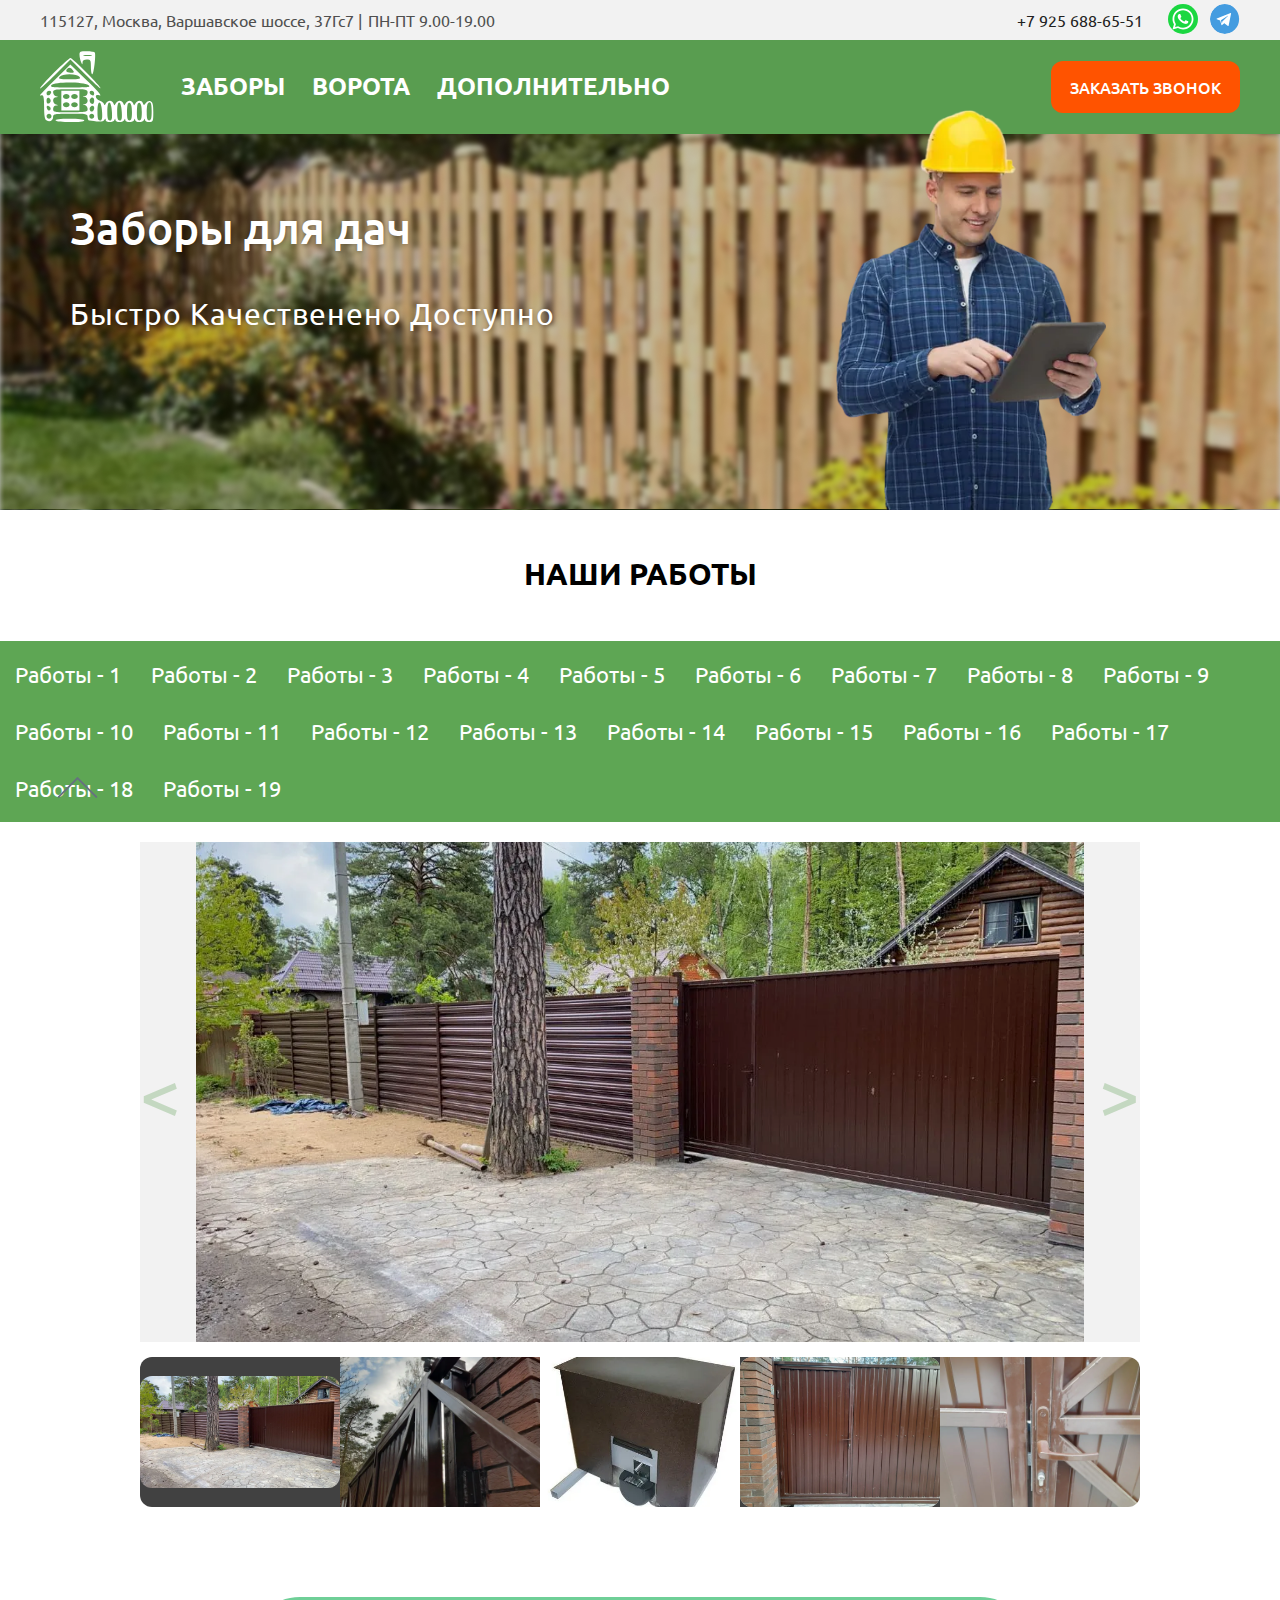
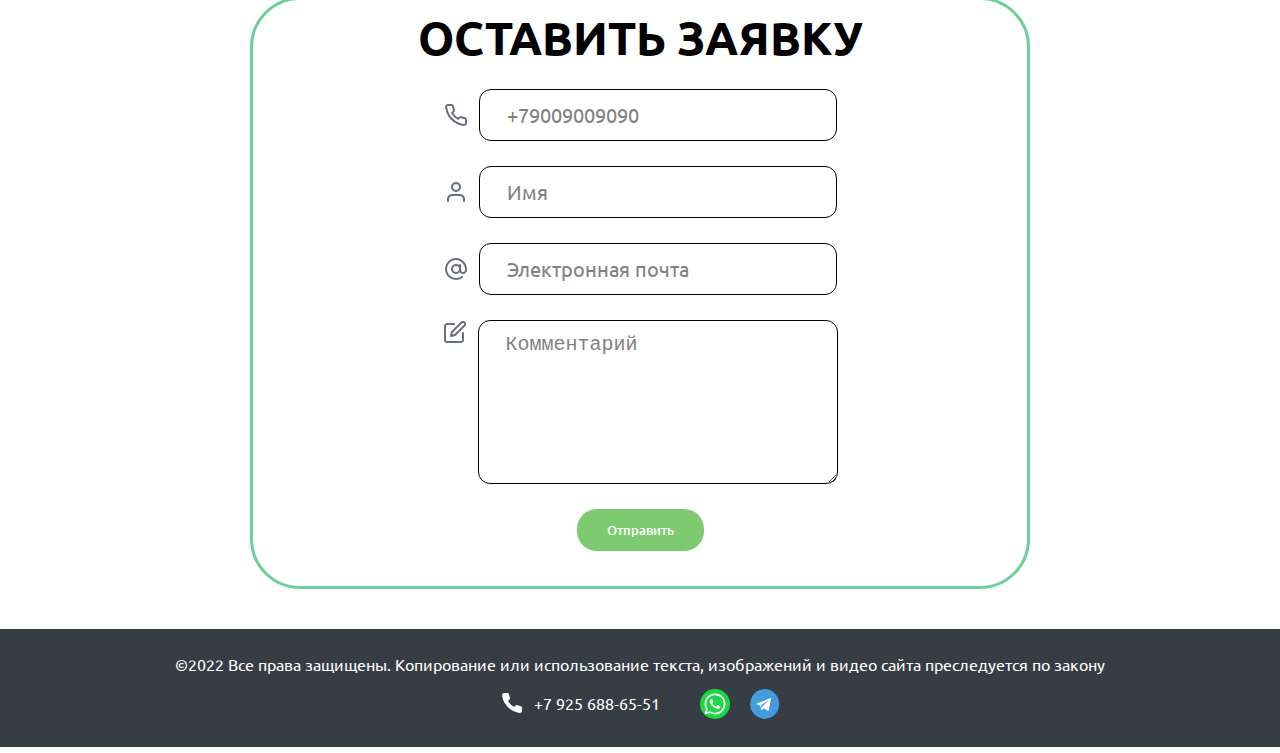
<file: gallary.html>
<!DOCTYPE html><html><head>    <meta charset="UTF-8">    <meta name="viewport" content="width=device-width, initial-scale=1.0">    <meta name="description" content="ЗаборыДляДач - наши работы">    <link rel="icon" href="favicon.ico"><link rel="icon" href="images/icons/favicon.svg" type="image/svg+xml">    <title>Наши работы</title>    <link rel="stylesheet" href="style/index.css"></head><body>    <div class="wrapper">        <header class="header">    <div class="header__line_info">    <div class="header__line_info__item">        <span>115127, Москва, Варшавское шоссе, 37Гс7</span>        <span style="padding: 0 2px">        <span style="padding: 0 2px">|</span>         <span>ПН-ПТ 9.00-19.00</span>    </div>    <div class="header__line_info__item">        <a class="mob__phone" data-phone="79256886551">            +7 925 688-65-51        </a>        <span class="header__line_info__network">            <a href="#">                <svg width="40" height="40" viewBox="0 0 40 40" fill="none" xmlns="http://www.w3.org/2000/svg">                    <path d="M40 0H0V40H40V0Z" fill="#1BD741"/>                    <path d="M6.01172 34.0039L7.97103 27.045C6.71108 24.9045 6.0477 22.4692 6.0477 19.9673C6.0477 12.2641 12.3147 5.99707 20.018 5.99707C27.7212 5.99707 33.9881 12.2641 33.9881 19.9673C33.9881 27.6706 27.7212 33.9376 20.018 33.9376C17.6177 33.9376 15.2674 33.3232 13.1881 32.1565L6.01172 34.0039ZM13.555 29.615L13.9826 29.8761C15.7955 30.9828 17.8825 31.5678 20.018 31.5678C26.4145 31.5678 31.6183 26.3638 31.6183 19.9673C31.6183 13.5708 26.4145 8.36689 20.018 8.36689C13.6215 8.36689 8.41752 13.5708 8.41752 19.9673C8.41752 22.1961 9.05097 24.3604 10.2492 26.2264L10.5372 26.6748L9.4089 30.6822L13.555 29.615Z" fill="white"/>                    <path d="M16.0939 13.4651L15.1874 13.4157C14.9026 13.4002 14.6233 13.4953 14.4081 13.6823C13.9687 14.0639 13.266 14.8017 13.0501 15.7631C12.7283 17.1967 13.2257 18.9521 14.513 20.7076C15.8004 22.463 18.1994 25.2716 22.4416 26.4712C23.8087 26.8578 24.884 26.5972 25.7137 26.0664C26.3709 25.6461 26.8239 24.9714 26.9871 24.2087L27.1319 23.5326C27.1779 23.3178 27.0688 23.0998 26.8692 23.0078L23.8055 21.5956C23.6066 21.504 23.3708 21.5619 23.237 21.7353L22.0343 23.2944C21.9435 23.4122 21.7879 23.4589 21.6475 23.4096C20.8238 23.1201 18.0648 21.9646 16.551 19.0485C16.4853 18.922 16.5016 18.7685 16.5948 18.6606L17.7442 17.3309C17.8617 17.1951 17.8913 17.0042 17.8208 16.8392L16.5002 13.7496C16.4298 13.5851 16.2723 13.4749 16.0939 13.4651Z" fill="white"/>                </svg>                          </a>            <a href="#">                <svg width="22" height="22" viewBox="0 0 22 22" fill="none" xmlns="http://www.w3.org/2000/svg">                    <ellipse cx="10.6721" cy="11" rx="10.6721" ry="11" fill="#449CE0"/>                    <path d="M4.98987 11.2063L7.44344 12.1493L8.39991 15.3212C8.44149 15.5355 8.69101 15.5784 8.85735 15.4498L10.2297 14.2925C10.3544 14.1639 10.5624 14.1639 10.7287 14.2925L13.1823 16.1356C13.3486 16.2642 13.5981 16.1785 13.6397 15.9642L15.4695 6.96285C15.5111 6.74853 15.3031 6.53421 15.0952 6.61994L4.98987 10.6491C4.74036 10.7348 4.74036 11.1206 4.98987 11.2063ZM8.27515 11.6778L13.0991 8.63452C13.1823 8.59166 13.2654 8.72025 13.1823 8.76311L9.23162 12.578C9.10686 12.7066 8.9821 12.878 8.9821 13.0923L8.85735 14.121C8.85735 14.2496 8.64942 14.2925 8.60783 14.121L8.1088 12.2351C7.98404 12.0207 8.06722 11.7636 8.27515 11.6778Z" fill="white"/>                </svg>            </a>        </span>    </div></div>    <div class="menu--fixed">    <nav class="header__navbar">        <div class="menu__item--logo mob-logo hidden">            <a href="index" style="display: block;">                <svg class="logotip" width="99" height="62" viewBox="0 0 99 62" fill="#fff" xmlns="http://www.w3.org/2000/svg">    <path fill-rule="evenodd" clip-rule="evenodd" d="M34.7285 6.20215C34.502 5.14062 34.3496 4.06543 34.3232 3.21387C34.2354 0.348633 34.9102 0 40.5566 0C44.04 0 47.2002 0.50293 47.5801 1.11816C48.7061 2.94531 46.7686 20 45.4336 20C44.7588 20 44.2061 17.1074 44.2061 13.5713C44.2061 7.66699 43.915 7.14258 40.6406 7.14258C38.2334 7.14258 37.043 7.95605 36.9756 9.64258C36.8906 11.7803 36.6982 11.7285 35.6494 9.28613C35.2998 8.47168 34.9717 7.34473 34.7285 6.20215ZM38.1455 3.86523C39.9092 4.20605 42.7988 4.20605 44.5625 3.86523C46.3262 3.52441 44.8828 3.24609 41.3535 3.24609C37.8242 3.24609 36.3818 3.52441 38.1455 3.86523ZM0 32.1426C0 31.3887 5.60156 25.1328 12.4473 18.2432C19.2939 11.3516 25.5635 5.71387 26.3809 5.71387C28.2812 5.71387 53.5645 31.0996 52.6133 32.0527C52.2217 32.4453 46.1709 27.001 39.1689 19.9541L26.4375 7.13965L13.2188 20.3271C5.94727 27.5801 0 32.8975 0 32.1426ZM0 38.0596C0 37.7803 5.93066 31.7031 13.1807 24.5576L26.3613 11.5645L39.3721 23.9961C52.0859 36.1455 54.9434 39.7158 50.623 38.0547C49.3096 37.5498 48.4834 38.0576 48.4834 39.3652C48.4834 40.5381 50.0879 42.1104 52.0488 42.8574C54.0098 43.6045 55.6338 45.0342 55.6562 46.0361C55.6826 47.0957 56.3086 46.8115 57.1543 45.3574C58.9746 42.2256 62.5498 42.1172 63.7139 45.1553C64.5234 47.2695 64.6992 47.2695 65.8799 45.1553C67.5322 42.1953 71.1357 42.1953 72.2695 45.1553C73.0791 47.2695 73.2549 47.2695 74.4355 45.1553C76.0889 42.1953 79.6924 42.1953 80.8252 45.1553C81.6357 47.2695 81.8105 47.2695 82.9912 45.1553C84.6172 42.2441 88.2422 42.1797 89.3389 45.041C90.0703 46.9531 90.3965 46.9229 91.9395 44.8096C92.9912 43.3701 94.6523 42.7568 96.0479 43.2939C97.8662 43.9932 98.3936 46.1348 98.3936 52.8125C98.3936 61.0498 98.2373 61.4287 94.8291 61.4287C92.8682 61.4287 91.2129 60.626 91.1514 59.6426C91.0615 58.2139 90.8945 58.2139 90.3203 59.6426C89.9238 60.626 88.0498 61.4287 86.1543 61.4287C84.2598 61.4287 82.6562 60.626 82.5957 59.6426C82.5059 58.2139 82.3389 58.2139 81.7637 59.6426C80.8271 61.9688 74.1865 61.9688 74.0391 59.6426C73.9492 58.2139 73.7822 58.2139 73.208 59.6426C72.8115 60.626 70.9375 61.4287 69.043 61.4287C67.1475 61.4287 65.5449 60.626 65.4834 59.6426C65.3936 58.2139 65.2266 58.2139 64.6523 59.6426C63.7148 61.9697 57.0469 61.9697 57.0186 59.6426C57.001 58.2646 56.7295 58.2783 55.8252 59.707C55.0576 60.917 52.7246 61.3232 49.0732 60.8799C46.0039 60.5088 43.0127 60.1572 42.4238 60.1016C41.834 60.0459 41.3535 58.7139 41.3535 57.1426C41.3535 54.4668 40.4023 54.2861 26.3809 54.2861C12.6396 54.2861 11.4082 54.5088 11.4082 56.9902C11.4082 60.1787 8.41602 61.6797 5.57422 59.9189C4.14355 59.0303 3.56445 55.6758 3.56445 48.2646C3.56445 40.7002 3.07715 37.9541 1.78223 38.2139C0.802734 38.4102 0 38.3418 0 38.0596ZM26.5547 18.5713C29.7178 18.5713 30.0215 18.2402 28.5195 16.4287C26.5879 14.0967 25.2432 13.7598 23.7666 15.2383C21.8008 17.209 22.9395 18.5713 26.5547 18.5713ZM25.668 24.2861C34.6904 24.2861 35.7734 24.0146 34.2236 22.1426C33.1016 20.7881 29.9561 20 25.668 20C21.3799 20 18.2344 20.7881 17.1113 22.1426C15.5615 24.0146 16.6455 24.2861 25.668 24.2861ZM26.4795 31.4287C42.8516 31.4287 44.4629 31.21 41.9824 29.3311C37.9971 26.3096 12.4756 26.2744 9.98145 29.2861C8.41895 31.1719 10.3984 31.4287 26.4795 31.4287ZM38.8584 38.7373C40.3486 38.6387 41.3535 37.4199 41.3535 35.7139C41.3535 33.0381 40.4023 32.8574 26.3809 32.8574C12.5488 32.8574 11.4082 33.0674 11.4082 35.6104C11.4082 37.123 12.5312 38.6553 13.9033 39.0156C16.2803 39.6367 16.2803 39.6768 13.9033 39.834C13.1455 39.8848 12.5 40.2383 12.0557 40.793C11.6465 41.3037 11.4082 41.9834 11.4082 42.7529C11.4082 44.2656 12.5312 45.7988 13.9033 46.1582C16.2803 46.7803 16.2803 46.8203 13.9033 46.9775C12.4131 47.0762 11.4082 48.2939 11.4082 50C11.4082 52.6758 12.3594 52.8574 26.3809 52.8574C40.2129 52.8574 41.3535 52.6475 41.3535 50.1045C41.3535 48.5918 40.2305 47.0586 38.8584 46.6982C37.917 46.4521 37.3486 46.2979 37.1533 46.1904C36.8545 46.0273 37.4229 45.9746 38.8584 45.8799C40.3145 45.7832 41.3535 44.5674 41.3535 42.9619C41.3535 41.4482 40.2305 39.916 38.8584 39.5557C37.9609 39.3213 37.4023 39.1699 37.1826 39.0635C36.8203 38.8877 37.3789 38.835 38.8584 38.7373ZM5.7041 36.5469C5.7041 39.0703 8.77441 38.6318 9.65527 35.9824C9.96582 35.0488 9.20312 34.2861 7.96094 34.2861C6.71875 34.2861 5.7041 35.3027 5.7041 36.5469ZM18.5381 51.4287V42.8574V34.2861H26.3809H34.2236V42.8574V51.4287H26.3809H18.5381ZM45.3652 38.2441C46.2959 38.5557 47.0576 37.791 47.0576 36.5469C47.0576 35.3027 46.043 34.2861 44.8008 34.2861C42.2822 34.2861 42.7197 37.3613 45.3652 38.2441ZM22.8154 41.4287C24.4004 41.4287 25.668 40.4756 25.668 39.2861C25.668 38.0957 24.4004 37.1426 22.8154 37.1426C21.2314 37.1426 19.9639 38.0957 19.9639 39.2861C19.9639 40.4756 21.2314 41.4287 22.8154 41.4287ZM29.9463 41.4287C31.5303 41.4287 32.7979 40.4756 32.7979 39.2861C32.7979 38.0957 31.5303 37.1426 29.9463 37.1426C28.3613 37.1426 27.0938 38.0957 27.0938 39.2861C27.0938 40.4756 28.3613 41.4287 29.9463 41.4287ZM7.48633 45.3574C8.46777 45.0303 9.26855 43.9043 9.26855 42.8574C9.26855 41.8096 8.46777 40.6846 7.48633 40.3574C6.42578 40.0029 5.7041 41.0156 5.7041 42.8574C5.7041 44.6982 6.42578 45.7119 7.48633 45.3574ZM45.7158 45.7139C46.4551 45.7139 47.0576 44.4287 47.0576 42.8574C47.0576 39.8447 44.9834 39.0127 43.4932 41.4287C42.4531 43.1143 43.8027 45.7139 45.7158 45.7139ZM22.8154 48.5713C24.4004 48.5713 25.668 47.6182 25.668 46.4287C25.668 45.2383 24.4004 44.2861 22.8154 44.2861C21.2314 44.2861 19.9639 45.2383 19.9639 46.4287C19.9639 47.6182 21.2314 48.5713 22.8154 48.5713ZM29.9463 48.5713C31.5303 48.5713 32.7979 47.6182 32.7979 46.4287C32.7979 45.2383 31.5303 44.2861 29.9463 44.2861C28.3613 44.2861 27.0938 45.2383 27.0938 46.4287C27.0938 47.6182 28.3613 48.5713 29.9463 48.5713ZM52.123 60C53.8945 60 54.251 58.5225 53.9053 52.6133C53.2881 42.0312 49.9102 41.5332 49.9102 52.0244C49.9102 58.2812 50.3877 60 52.123 60ZM60.6787 60C62.4502 60 62.8066 58.5225 62.4619 52.6133C61.8438 42.0312 58.4658 41.5332 58.4658 52.0244C58.4658 58.2812 58.9434 60 60.6787 60ZM69.2354 60C71.0059 60 71.3623 58.5225 71.0176 52.6133C70.4004 42.0312 67.0215 41.5332 67.0215 52.0244C67.0215 58.2812 67.5 60 69.2354 60ZM77.7168 60C79.3301 60 79.8555 58.2627 79.8555 52.9414C79.8555 46.2695 78.5244 43.2383 76.4893 45.2773C75.9883 45.7803 75.5781 49.2969 75.5781 53.0957C75.5781 58.2803 76.1113 60 77.7168 60ZM86.2725 60C87.8857 60 88.4121 58.2627 88.4121 52.9414C88.4121 46.2695 87.0801 43.2383 85.0449 45.2773C84.7861 45.5381 84.5508 46.6074 84.3848 48.1064C84.2295 49.501 84.1338 51.2656 84.1338 53.0957C84.1338 58.2803 84.667 60 86.2725 60ZM94.8291 60C96.4717 60 96.9678 58.1738 96.9678 52.1426C96.9678 44.8643 96.0068 42.8682 93.6406 45.2383C93.1182 45.7617 92.6904 49.2969 92.6904 53.0957C92.6904 58.2803 93.2236 60 94.8291 60ZM5.92383 49.1973C6.47852 51.874 9.26855 52.3457 9.26855 49.7617C9.26855 48.8457 8.40625 47.8076 7.34961 47.4541C6.15039 47.0547 5.61719 47.707 5.92383 49.1973ZM46.8818 50.3301C46.9941 49.96 47.0576 49.5723 47.0576 49.2012C47.0576 46.8447 44.8047 46.4453 43.4932 48.5713C42.3291 50.457 44.0352 53.1318 45.7305 52.0811C46.2217 51.7773 46.6523 51.0918 46.8818 50.3301ZM7.84277 58.5713C9.01953 58.5713 9.98145 57.6074 9.98145 56.4287C9.98145 55.25 9.01953 54.2861 7.84277 54.2861C6.66602 54.2861 5.7041 55.25 5.7041 56.4287C5.7041 57.6074 6.66602 58.5713 7.84277 58.5713ZM44.9189 58.5713C46.0957 58.5713 47.0576 57.6074 47.0576 56.4287C47.0576 55.25 46.0957 54.2861 44.9189 54.2861C43.7422 54.2861 42.7803 55.25 42.7803 56.4287C42.7803 57.6074 43.7422 58.5713 44.9189 58.5713ZM26.4648 61.4287C19.8438 61.4287 14.0312 60.7861 13.5469 60C12.9834 59.0869 17.334 58.5713 25.584 58.5713C33.2461 58.5713 38.502 59.1533 38.502 60C38.502 60.8398 33.5391 61.4287 26.4648 61.4287Z" fill="#fff"/></svg>            </a>        </div>        <ul class="menu menu--mob">            <li class="menu__item--logo menu__desk-logo">                <a href="index">                    <svg class="logotip" width="99" height="62" viewBox="0 0 99 62" fill="#fff" xmlns="http://www.w3.org/2000/svg">    <path fill-rule="evenodd" clip-rule="evenodd" d="M34.7285 6.20215C34.502 5.14062 34.3496 4.06543 34.3232 3.21387C34.2354 0.348633 34.9102 0 40.5566 0C44.04 0 47.2002 0.50293 47.5801 1.11816C48.7061 2.94531 46.7686 20 45.4336 20C44.7588 20 44.2061 17.1074 44.2061 13.5713C44.2061 7.66699 43.915 7.14258 40.6406 7.14258C38.2334 7.14258 37.043 7.95605 36.9756 9.64258C36.8906 11.7803 36.6982 11.7285 35.6494 9.28613C35.2998 8.47168 34.9717 7.34473 34.7285 6.20215ZM38.1455 3.86523C39.9092 4.20605 42.7988 4.20605 44.5625 3.86523C46.3262 3.52441 44.8828 3.24609 41.3535 3.24609C37.8242 3.24609 36.3818 3.52441 38.1455 3.86523ZM0 32.1426C0 31.3887 5.60156 25.1328 12.4473 18.2432C19.2939 11.3516 25.5635 5.71387 26.3809 5.71387C28.2812 5.71387 53.5645 31.0996 52.6133 32.0527C52.2217 32.4453 46.1709 27.001 39.1689 19.9541L26.4375 7.13965L13.2188 20.3271C5.94727 27.5801 0 32.8975 0 32.1426ZM0 38.0596C0 37.7803 5.93066 31.7031 13.1807 24.5576L26.3613 11.5645L39.3721 23.9961C52.0859 36.1455 54.9434 39.7158 50.623 38.0547C49.3096 37.5498 48.4834 38.0576 48.4834 39.3652C48.4834 40.5381 50.0879 42.1104 52.0488 42.8574C54.0098 43.6045 55.6338 45.0342 55.6562 46.0361C55.6826 47.0957 56.3086 46.8115 57.1543 45.3574C58.9746 42.2256 62.5498 42.1172 63.7139 45.1553C64.5234 47.2695 64.6992 47.2695 65.8799 45.1553C67.5322 42.1953 71.1357 42.1953 72.2695 45.1553C73.0791 47.2695 73.2549 47.2695 74.4355 45.1553C76.0889 42.1953 79.6924 42.1953 80.8252 45.1553C81.6357 47.2695 81.8105 47.2695 82.9912 45.1553C84.6172 42.2441 88.2422 42.1797 89.3389 45.041C90.0703 46.9531 90.3965 46.9229 91.9395 44.8096C92.9912 43.3701 94.6523 42.7568 96.0479 43.2939C97.8662 43.9932 98.3936 46.1348 98.3936 52.8125C98.3936 61.0498 98.2373 61.4287 94.8291 61.4287C92.8682 61.4287 91.2129 60.626 91.1514 59.6426C91.0615 58.2139 90.8945 58.2139 90.3203 59.6426C89.9238 60.626 88.0498 61.4287 86.1543 61.4287C84.2598 61.4287 82.6562 60.626 82.5957 59.6426C82.5059 58.2139 82.3389 58.2139 81.7637 59.6426C80.8271 61.9688 74.1865 61.9688 74.0391 59.6426C73.9492 58.2139 73.7822 58.2139 73.208 59.6426C72.8115 60.626 70.9375 61.4287 69.043 61.4287C67.1475 61.4287 65.5449 60.626 65.4834 59.6426C65.3936 58.2139 65.2266 58.2139 64.6523 59.6426C63.7148 61.9697 57.0469 61.9697 57.0186 59.6426C57.001 58.2646 56.7295 58.2783 55.8252 59.707C55.0576 60.917 52.7246 61.3232 49.0732 60.8799C46.0039 60.5088 43.0127 60.1572 42.4238 60.1016C41.834 60.0459 41.3535 58.7139 41.3535 57.1426C41.3535 54.4668 40.4023 54.2861 26.3809 54.2861C12.6396 54.2861 11.4082 54.5088 11.4082 56.9902C11.4082 60.1787 8.41602 61.6797 5.57422 59.9189C4.14355 59.0303 3.56445 55.6758 3.56445 48.2646C3.56445 40.7002 3.07715 37.9541 1.78223 38.2139C0.802734 38.4102 0 38.3418 0 38.0596ZM26.5547 18.5713C29.7178 18.5713 30.0215 18.2402 28.5195 16.4287C26.5879 14.0967 25.2432 13.7598 23.7666 15.2383C21.8008 17.209 22.9395 18.5713 26.5547 18.5713ZM25.668 24.2861C34.6904 24.2861 35.7734 24.0146 34.2236 22.1426C33.1016 20.7881 29.9561 20 25.668 20C21.3799 20 18.2344 20.7881 17.1113 22.1426C15.5615 24.0146 16.6455 24.2861 25.668 24.2861ZM26.4795 31.4287C42.8516 31.4287 44.4629 31.21 41.9824 29.3311C37.9971 26.3096 12.4756 26.2744 9.98145 29.2861C8.41895 31.1719 10.3984 31.4287 26.4795 31.4287ZM38.8584 38.7373C40.3486 38.6387 41.3535 37.4199 41.3535 35.7139C41.3535 33.0381 40.4023 32.8574 26.3809 32.8574C12.5488 32.8574 11.4082 33.0674 11.4082 35.6104C11.4082 37.123 12.5312 38.6553 13.9033 39.0156C16.2803 39.6367 16.2803 39.6768 13.9033 39.834C13.1455 39.8848 12.5 40.2383 12.0557 40.793C11.6465 41.3037 11.4082 41.9834 11.4082 42.7529C11.4082 44.2656 12.5312 45.7988 13.9033 46.1582C16.2803 46.7803 16.2803 46.8203 13.9033 46.9775C12.4131 47.0762 11.4082 48.2939 11.4082 50C11.4082 52.6758 12.3594 52.8574 26.3809 52.8574C40.2129 52.8574 41.3535 52.6475 41.3535 50.1045C41.3535 48.5918 40.2305 47.0586 38.8584 46.6982C37.917 46.4521 37.3486 46.2979 37.1533 46.1904C36.8545 46.0273 37.4229 45.9746 38.8584 45.8799C40.3145 45.7832 41.3535 44.5674 41.3535 42.9619C41.3535 41.4482 40.2305 39.916 38.8584 39.5557C37.9609 39.3213 37.4023 39.1699 37.1826 39.0635C36.8203 38.8877 37.3789 38.835 38.8584 38.7373ZM5.7041 36.5469C5.7041 39.0703 8.77441 38.6318 9.65527 35.9824C9.96582 35.0488 9.20312 34.2861 7.96094 34.2861C6.71875 34.2861 5.7041 35.3027 5.7041 36.5469ZM18.5381 51.4287V42.8574V34.2861H26.3809H34.2236V42.8574V51.4287H26.3809H18.5381ZM45.3652 38.2441C46.2959 38.5557 47.0576 37.791 47.0576 36.5469C47.0576 35.3027 46.043 34.2861 44.8008 34.2861C42.2822 34.2861 42.7197 37.3613 45.3652 38.2441ZM22.8154 41.4287C24.4004 41.4287 25.668 40.4756 25.668 39.2861C25.668 38.0957 24.4004 37.1426 22.8154 37.1426C21.2314 37.1426 19.9639 38.0957 19.9639 39.2861C19.9639 40.4756 21.2314 41.4287 22.8154 41.4287ZM29.9463 41.4287C31.5303 41.4287 32.7979 40.4756 32.7979 39.2861C32.7979 38.0957 31.5303 37.1426 29.9463 37.1426C28.3613 37.1426 27.0938 38.0957 27.0938 39.2861C27.0938 40.4756 28.3613 41.4287 29.9463 41.4287ZM7.48633 45.3574C8.46777 45.0303 9.26855 43.9043 9.26855 42.8574C9.26855 41.8096 8.46777 40.6846 7.48633 40.3574C6.42578 40.0029 5.7041 41.0156 5.7041 42.8574C5.7041 44.6982 6.42578 45.7119 7.48633 45.3574ZM45.7158 45.7139C46.4551 45.7139 47.0576 44.4287 47.0576 42.8574C47.0576 39.8447 44.9834 39.0127 43.4932 41.4287C42.4531 43.1143 43.8027 45.7139 45.7158 45.7139ZM22.8154 48.5713C24.4004 48.5713 25.668 47.6182 25.668 46.4287C25.668 45.2383 24.4004 44.2861 22.8154 44.2861C21.2314 44.2861 19.9639 45.2383 19.9639 46.4287C19.9639 47.6182 21.2314 48.5713 22.8154 48.5713ZM29.9463 48.5713C31.5303 48.5713 32.7979 47.6182 32.7979 46.4287C32.7979 45.2383 31.5303 44.2861 29.9463 44.2861C28.3613 44.2861 27.0938 45.2383 27.0938 46.4287C27.0938 47.6182 28.3613 48.5713 29.9463 48.5713ZM52.123 60C53.8945 60 54.251 58.5225 53.9053 52.6133C53.2881 42.0312 49.9102 41.5332 49.9102 52.0244C49.9102 58.2812 50.3877 60 52.123 60ZM60.6787 60C62.4502 60 62.8066 58.5225 62.4619 52.6133C61.8438 42.0312 58.4658 41.5332 58.4658 52.0244C58.4658 58.2812 58.9434 60 60.6787 60ZM69.2354 60C71.0059 60 71.3623 58.5225 71.0176 52.6133C70.4004 42.0312 67.0215 41.5332 67.0215 52.0244C67.0215 58.2812 67.5 60 69.2354 60ZM77.7168 60C79.3301 60 79.8555 58.2627 79.8555 52.9414C79.8555 46.2695 78.5244 43.2383 76.4893 45.2773C75.9883 45.7803 75.5781 49.2969 75.5781 53.0957C75.5781 58.2803 76.1113 60 77.7168 60ZM86.2725 60C87.8857 60 88.4121 58.2627 88.4121 52.9414C88.4121 46.2695 87.0801 43.2383 85.0449 45.2773C84.7861 45.5381 84.5508 46.6074 84.3848 48.1064C84.2295 49.501 84.1338 51.2656 84.1338 53.0957C84.1338 58.2803 84.667 60 86.2725 60ZM94.8291 60C96.4717 60 96.9678 58.1738 96.9678 52.1426C96.9678 44.8643 96.0068 42.8682 93.6406 45.2383C93.1182 45.7617 92.6904 49.2969 92.6904 53.0957C92.6904 58.2803 93.2236 60 94.8291 60ZM5.92383 49.1973C6.47852 51.874 9.26855 52.3457 9.26855 49.7617C9.26855 48.8457 8.40625 47.8076 7.34961 47.4541C6.15039 47.0547 5.61719 47.707 5.92383 49.1973ZM46.8818 50.3301C46.9941 49.96 47.0576 49.5723 47.0576 49.2012C47.0576 46.8447 44.8047 46.4453 43.4932 48.5713C42.3291 50.457 44.0352 53.1318 45.7305 52.0811C46.2217 51.7773 46.6523 51.0918 46.8818 50.3301ZM7.84277 58.5713C9.01953 58.5713 9.98145 57.6074 9.98145 56.4287C9.98145 55.25 9.01953 54.2861 7.84277 54.2861C6.66602 54.2861 5.7041 55.25 5.7041 56.4287C5.7041 57.6074 6.66602 58.5713 7.84277 58.5713ZM44.9189 58.5713C46.0957 58.5713 47.0576 57.6074 47.0576 56.4287C47.0576 55.25 46.0957 54.2861 44.9189 54.2861C43.7422 54.2861 42.7803 55.25 42.7803 56.4287C42.7803 57.6074 43.7422 58.5713 44.9189 58.5713ZM26.4648 61.4287C19.8438 61.4287 14.0312 60.7861 13.5469 60C12.9834 59.0869 17.334 58.5713 25.584 58.5713C33.2461 58.5713 38.502 59.1533 38.502 60C38.502 60.8398 33.5391 61.4287 26.4648 61.4287Z" fill="#fff"/></svg>                </a>            </li>            <li class="menu__item">                <a class="menu__link menu__list">заборы</a>                <ul class="submenu hidden">                    <li class="menu__item">                        <a href="corrugated_board" class="menu__link">из профнастила</a>                    </li>                    <li class="menu__item">                        <a href="euro_picket_fence" class="menu__link">из евроштакетника</a>                    </li>                    <li class="menu__item">                        <a href="3d_panels" class="menu__link">из 3D панелей</a>                    </li>                    <li class="menu__item">                        <a href="mesh_netting" class="menu__link">из сетки рабицы</a>                    </li>                </ul>            </li>            <li class="menu__item">                <a href="gates_and_gates" class="menu__link">ворота</a>            </li>            <li class="menu__item hidden">                <a href="gallary" class="menu__link">галерея</a>            </li>            <li class="menu__item">                <a href="extra" class="menu__link">дополнительно</a>            </li>        </ul>        <picture><source srcset="./images/person.webp" type="image/webp"><img src="./images/person.png" alt="personal" class="header__person"></picture>        <svg width="38" height="38" class="menu__icon hidden" viewBox="0 0 38 38" fill="none" xmlns="http://www.w3.org/2000/svg">            <g clip-path="url(#clip0_3_180)">            <path d="M34.503 4.76984H3.49696C1.56876 4.76984 0 6.33852 0 8.26918C0 10.1974 1.56876 11.7661 3.49696 11.7661H34.503C36.4312 11.7661 38 10.1974 38 8.26918C38 6.33852 36.4312 4.76984 34.503 4.76984Z" fill="white"/>            <path d="M34.503 15.502H3.49696C1.56876 15.502 0 17.0707 0 19.0014C0 20.9296 1.56876 22.4983 3.49696 22.4983H34.503C36.4312 22.4983 38 20.9296 38 19.0014C38 17.0707 36.4312 15.502 34.503 15.502Z" fill="white"/>            <path d="M34.503 26.2339H3.49696C1.56876 26.2339 0 27.8027 0 29.7333C0 31.6615 1.56876 33.2303 3.49696 33.2303H34.503C36.4312 33.2303 38 31.6615 38 29.7333C38 27.8027 36.4312 26.2339 34.503 26.2339Z" fill="white"/>            </g>            <defs>            <clipPath id="clip0_3_180">            <rect width="38" height="38" fill="white"/>            </clipPath>            </defs>        </svg>        <div class="menu--full hidden"></div>        <aclass="btn menu__button  menu--mob form--scroll">    Заказать звонок</a>    </nav></div></header>        <article class="banner" style="background-image: url('images/banner/bg-main.png');">    <div class="banner--hide">        <h2 class="banner__title">Заборы для дач</h2>        <p class="banner__paragraph">Быстро  Качественено  Доступно</p>    </div></article>        <section class="name_page">    <h1 class="name_page__title title__section">Наши работы</h1>    <p class="name_page__paragraph"></p></section>                <section class="gallary">      <ul class="gallary_menu">    <li class="gallary_menu__item">        <a href="#" class="gallary_menu__link">Работы - 1</a>    </li>    <li class="gallary_menu__item">        <a href="#" class="gallary_menu__link">Работы - 2</a>    </li>    <li class="gallary_menu__item">        <a href="#" class="gallary_menu__link">Работы - 3</a>    </li>    <li class="gallary_menu__item">        <a href="#" class="gallary_menu__link">Работы - 4</a>    </li>    <li class="gallary_menu__item">        <a href="#" class="gallary_menu__link">Работы - 5</a>    </li>    <li class="gallary_menu__item">        <a href="#" class="gallary_menu__link">Работы - 6</a>    </li>    <li class="gallary_menu__item">        <a href="#" class="gallary_menu__link">Работы - 7</a>    </li>    <li class="gallary_menu__item">        <a href="#" class="gallary_menu__link">Работы - 8</a>    </li>    <li class="gallary_menu__item">        <a href="#" class="gallary_menu__link">Работы - 9</a>    </li>    <li class="gallary_menu__item">        <a href="#" class="gallary_menu__link">Работы - 10</a>    </li>    <li class="gallary_menu__item">        <a href="#" class="gallary_menu__link">Работы - 11</a>    </li>    <li class="gallary_menu__item">        <a href="#" class="gallary_menu__link">Работы - 12</a>    </li>    <li class="gallary_menu__item">        <a href="#" class="gallary_menu__link">Работы - 13</a>    </li>    <li class="gallary_menu__item">        <a href="#" class="gallary_menu__link">Работы - 14</a>    </li>    <li class="gallary_menu__item">        <a href="#" class="gallary_menu__link">Работы - 15</a>    </li>    <li class="gallary_menu__item">        <a href="#" class="gallary_menu__link">Работы - 16</a>    </li>    <li class="gallary_menu__item">        <a href="#" class="gallary_menu__link">Работы - 17</a>    </li>    <li class="gallary_menu__item">        <a href="#" class="gallary_menu__link">Работы - 18</a>    </li>    <li class="gallary_menu__item">        <a href="#" class="gallary_menu__link">Работы - 19</a>    </li></ul>        <div class="gallary__slider slider">    <div class="gallary__slider--preview">        <picture><source srcset="./images/gallary/1/image_1.webp" type="image/webp"><img src="./images/gallary/1/image_1.jpeg" alt="" data-item="0" class="gallary__slider--preview__image"></picture>        <div class="gallary__slider--control">            <div class="gallary__slider--control__left"></div>            <div class="gallary__slider--control__right"></div>        </div>    </div>    <div class="gallary__slider--list__overflow">        <div class="gallary__slider--list">            <div class="gallary__slider--list__item">                <picture><source srcset="./images/gallary/1/image_1.webp" type="image/webp"><img src="./images/gallary/1/image_1.jpeg" alt="" class="gallary__slider--list__img"></picture>            </div>            <div class="gallary__slider--list__item">                <picture><source srcset="./images/gallary/1/image_2.webp" type="image/webp"><img src="./images/gallary/1/image_2.jpeg" alt="" class="gallary__slider--list__img"></picture>            </div>            <div class="gallary__slider--list__item">                <picture><source srcset="./images/gallary/1/image_3.webp" type="image/webp"><img src="./images/gallary/1/image_3.jpeg" alt="" class="gallary__slider--list__img"></picture>            </div>            <div class="gallary__slider--list__item">                <picture><source srcset="./images/gallary/1/image_4.webp" type="image/webp"><img src="./images/gallary/1/image_4.jpeg" alt="" class="gallary__slider--list__img"></picture>            </div>            <div class="gallary__slider--list__item">                <picture><source srcset="./images/gallary/1/image_5.webp" type="image/webp"><img src="./images/gallary/1/image_5.jpeg" alt="" class="gallary__slider--list__img"></picture>            </div>            <div class="gallary__slider--list__item">                <picture><source srcset="./images/gallary/1/image_6.webp" type="image/webp"><img src="./images/gallary/1/image_6.jpeg" alt="" class="gallary__slider--list__img"></picture>            </div>            <div class="gallary__slider--list__item">                <picture><source srcset="./images/gallary/1/image_7.webp" type="image/webp"><img src="./images/gallary/1/image_7.jpeg" alt="" class="gallary__slider--list__img"></picture>            </div>            <div class="gallary__slider--list__item">                <picture><source srcset="./images/gallary/1/image_8.webp" type="image/webp"><img src="./images/gallary/1/image_8.jpeg" alt="" class="gallary__slider--list__img"></picture>            </div>            <div class="gallary__slider--list__item">                <picture><source srcset="./images/gallary/1/image_9.webp" type="image/webp"><img src="./images/gallary/1/image_9.jpeg" alt="" class="gallary__slider--list__img"></picture>            </div>            <div class="gallary__slider--list__item">                <picture><source srcset="./images/gallary/1/image_10.webp" type="image/webp"><img src="./images/gallary/1/image_10.jpeg" alt="" class="gallary__slider--list__img"></picture>            </div>            <div class="gallary__slider--list__item">                <picture><source srcset="./images/gallary/1/image_11.webp" type="image/webp"><img src="./images/gallary/1/image_11.jpeg" alt="" class="gallary__slider--list__img"></picture>            </div>            <div class="gallary__slider--list__item">                <picture><source srcset="./images/gallary/1/image_12.webp" type="image/webp"><img src="./images/gallary/1/image_12.jpeg" alt="" class="gallary__slider--list__img"></picture>            </div>        </div>    </div></div></section>        <div id="form--scroll"></div><section class="order_form">    <form class="form" method="POST" id="form" action="telegram/messageTelegram.php">        <h2 class="form__title title__section">Оставить заявку</h2>        <input class="form__input" type="hidden" name="type" value="Галерея">            <label class="form__item">            <svg width="24" height="24" viewBox="0 0 24 24" fill="none" xmlns="http://www.w3.org/2000/svg">                <path d="M22.0004 16.9201V19.9201C22.0016 20.1986 21.9445 20.4743 21.8329 20.7294C21.7214 20.9846 21.5577 21.2137 21.3525 21.402C21.1473 21.5902 20.905 21.7336 20.6412 21.8228C20.3773 21.912 20.0978 21.9452 19.8204 21.9201C16.7433 21.5857 13.7874 20.5342 11.1904 18.8501C8.77425 17.3148 6.72576 15.2663 5.19042 12.8501C3.5004 10.2413 2.44866 7.27109 2.12042 4.1801C2.09543 3.90356 2.1283 3.62486 2.21692 3.36172C2.30555 3.09859 2.44799 2.85679 2.63519 2.65172C2.82238 2.44665 3.05023 2.28281 3.30421 2.17062C3.5582 2.05843 3.83276 2.00036 4.11042 2.0001H7.11042C7.59573 1.99532 8.06621 2.16718 8.43418 2.48363C8.80215 2.80008 9.0425 3.23954 9.11042 3.7201C9.23704 4.68016 9.47187 5.62282 9.81042 6.5301C9.94497 6.88802 9.97408 7.27701 9.89433 7.65098C9.81457 8.02494 9.62928 8.36821 9.36042 8.6401L8.09042 9.9101C9.51398 12.4136 11.5869 14.4865 14.0904 15.9101L15.3604 14.6401C15.6323 14.3712 15.9756 14.1859 16.3495 14.1062C16.7235 14.0264 17.1125 14.0556 17.4704 14.1901C18.3777 14.5286 19.3204 14.7635 20.2804 14.8901C20.7662 14.9586 21.2098 15.2033 21.527 15.5776C21.8441 15.9519 22.0126 16.4297 22.0004 16.9201Z" stroke="#667080" stroke-width="2" stroke-linecap="round" stroke-linejoin="round"/>            </svg>            <input class="form__input" id="online_phone" type="tel" name="phone"                 required                pattern="\+7\s?[\(]{0,1}9[0-9]{2}[\)]{0,1}\s?\d{3}[-]{0,1}\d{2}[-]{0,1}\d{2}"                placeholder="+79009009090" maxlength="12">        </label>            <label class="form__item">            <svg width="24" height="24" viewBox="0 0 24 24" fill="none" xmlns="http://www.w3.org/2000/svg">                <path d="M20 21V19C20 17.9391 19.5786 16.9217 18.8284 16.1716C18.0783 15.4214 17.0609 15 16 15H8C6.93913 15 5.92172 15.4214 5.17157 16.1716C4.42143 16.9217 4 17.9391 4 19V21" stroke="#667080" stroke-width="2" stroke-linecap="round" stroke-linejoin="round"/>                <path d="M12 11C14.2091 11 16 9.20914 16 7C16 4.79086 14.2091 3 12 3C9.79086 3 8 4.79086 8 7C8 9.20914 9.79086 11 12 11Z" stroke="#667080" stroke-width="2" stroke-linecap="round" stroke-linejoin="round"/>            </svg>            <input class="form__input" type="text" name="name" placeholder="Имя" required>        </label>            <label class="form__item">            <svg width="24" height="24" viewBox="0 0 24 24" fill="none" xmlns="http://www.w3.org/2000/svg">                <path d="M12 16C14.2091 16 16 14.2091 16 12C16 9.79086 14.2091 8 12 8C9.79086 8 8 9.79086 8 12C8 14.2091 9.79086 16 12 16Z" stroke="#667080" stroke-width="2" stroke-linecap="round" stroke-linejoin="round"/>                <path d="M16 8.00036V13.0004C16 13.796 16.3161 14.5591 16.8787 15.1217C17.4413 15.6843 18.2044 16.0004 19 16.0004C19.7957 16.0004 20.5587 15.6843 21.1213 15.1217C21.6839 14.5591 22 13.796 22 13.0004V12.0004C21.9999 9.74339 21.2362 7.55283 19.8333 5.78489C18.4303 4.01694 16.4706 2.77558 14.2726 2.26265C12.0747 1.74973 9.76794 1.9954 7.72736 2.95972C5.68677 3.92405 4.03241 5.55031 3.03327 7.57408C2.03413 9.59785 1.74898 11.9001 2.22418 14.1065C2.69938 16.3128 3.90699 18.2936 5.65064 19.7266C7.39429 21.1597 9.57144 21.9607 11.8281 21.9995C14.0847 22.0383 16.2881 21.3126 18.08 19.9404" stroke="#667080" stroke-width="2" stroke-linecap="round" stroke-linejoin="round"/>            </svg>            <input class="form__input" type="email" name="email" placeholder="Электронная почта">        </label>            <label class="form__item">            <svg class="form__icon" width="24" height="24" viewBox="0 0 24 24" fill="none" xmlns="http://www.w3.org/2000/svg">                <path d="M11 4H4C3.46957 4 2.96086 4.21071 2.58579 4.58579C2.21071 4.96086 2 5.46957 2 6V20C2 20.5304 2.21071 21.0391 2.58579 21.4142C2.96086 21.7893 3.46957 22 4 22H18C18.5304 22 19.0391 21.7893 19.4142 21.4142C19.7893 21.0391 20 20.5304 20 20V13" stroke="#667080" stroke-width="2" stroke-linecap="round" stroke-linejoin="round"/>                <path d="M18.5 2.50023C18.8978 2.1024 19.4374 1.87891 20 1.87891C20.5626 1.87891 21.1022 2.1024 21.5 2.50023C21.8978 2.89805 22.1213 3.43762 22.1213 4.00023C22.1213 4.56284 21.8978 5.1024 21.5 5.50023L12 15.0002L8 16.0002L9 12.0002L18.5 2.50023Z" stroke="#667080" stroke-width="2" stroke-linecap="round" stroke-linejoin="round"/>            </svg>            <textarea class="form__input" name="comment" cols="24" rows="6" placeholder="Комментарий"></textarea>        </label>            <div class="form__item">            <input class="btn form__button" type="submit" value="Отправить">        </div>            </form></section>        <div class="arrow--fixed">    <div class="arrow__area">        <a class="arrow_up" href="#top">            <svg width="75" height="75" viewBox="0 0 75 75" fill="none" xmlns="http://www.w3.org/2000/svg">                <path d="M56.25 46.875L37.5 28.125L18.75 46.875" stroke="#667080" stroke-width="2" stroke-linecap="round" stroke-linejoin="round"/>            </svg>        </a>    </div></div><footer class="footer">        <p class="footer__paragraph">    <span class="footer__paragraph--symbol">©</span>2022 Все права защищены. Копирование или использование текста, изображений и видео сайта преследуется по закону</p>    <div class="footer__network">    <div class="footer__network_phone">        <a class="mob__phone" data-phone="79256886551">            <svg width="24" height="24" viewBox="0 0 24 24" fill="#fff" xmlns="http://www.w3.org/2000/svg">                <path d="M22.0004 16.9201V19.9201C22.0016 20.1986 21.9445 20.4743 21.8329 20.7294C21.7214 20.9846 21.5577 21.2137 21.3525 21.402C21.1473 21.5902 20.905 21.7336 20.6412 21.8228C20.3773 21.912 20.0978 21.9452 19.8204 21.9201C16.7433 21.5857 13.7874 20.5342 11.1904 18.8501C8.77425 17.3148 6.72576 15.2663 5.19042 12.8501C3.5004 10.2413 2.44866 7.27109 2.12042 4.1801C2.09543 3.90356 2.1283 3.62486 2.21692 3.36172C2.30555 3.09859 2.44799 2.85679 2.63519 2.65172C2.82238 2.44665 3.05023 2.28281 3.30421 2.17062C3.5582 2.05843 3.83276 2.00036 4.11042 2.0001H7.11042C7.59573 1.99532 8.06621 2.16718 8.43418 2.48363C8.80215 2.80008 9.0425 3.23954 9.11042 3.7201C9.23704 4.68016 9.47187 5.62282 9.81042 6.5301C9.94497 6.88802 9.97408 7.27701 9.89433 7.65098C9.81457 8.02494 9.62928 8.36821 9.36042 8.6401L8.09042 9.9101C9.51398 12.4136 11.5869 14.4865 14.0904 15.9101L15.3604 14.6401C15.6323 14.3712 15.9756 14.1859 16.3495 14.1062C16.7235 14.0264 17.1125 14.0556 17.4704 14.1901C18.3777 14.5286 19.3204 14.7635 20.2804 14.8901C20.7662 14.9586 21.2098 15.2033 21.527 15.5776C21.8441 15.9519 22.0126 16.4297 22.0004 16.9201Z" stroke="transparent" stroke-width="2" stroke-linecap="round" stroke-linejoin="round"/>            </svg>            <span>+7 925 688-65-51</span>        </a>    </div>    <div class="footer__network_soc">        <a href="#">            <svg width="40" height="40" viewBox="0 0 40 40" fill="none" xmlns="http://www.w3.org/2000/svg">                <path d="M40 0H0V40H40V0Z" fill="#1BD741"/>                <path d="M6.01172 34.0039L7.97103 27.045C6.71108 24.9045 6.0477 22.4692 6.0477 19.9673C6.0477 12.2641 12.3147 5.99707 20.018 5.99707C27.7212 5.99707 33.9881 12.2641 33.9881 19.9673C33.9881 27.6706 27.7212 33.9376 20.018 33.9376C17.6177 33.9376 15.2674 33.3232 13.1881 32.1565L6.01172 34.0039ZM13.555 29.615L13.9826 29.8761C15.7955 30.9828 17.8825 31.5678 20.018 31.5678C26.4145 31.5678 31.6183 26.3638 31.6183 19.9673C31.6183 13.5708 26.4145 8.36689 20.018 8.36689C13.6215 8.36689 8.41752 13.5708 8.41752 19.9673C8.41752 22.1961 9.05097 24.3604 10.2492 26.2264L10.5372 26.6748L9.4089 30.6822L13.555 29.615Z" fill="white"/>                <path d="M16.0939 13.4651L15.1874 13.4157C14.9026 13.4002 14.6233 13.4953 14.4081 13.6823C13.9687 14.0639 13.266 14.8017 13.0501 15.7631C12.7283 17.1967 13.2257 18.9521 14.513 20.7076C15.8004 22.463 18.1994 25.2716 22.4416 26.4712C23.8087 26.8578 24.884 26.5972 25.7137 26.0664C26.3709 25.6461 26.8239 24.9714 26.9871 24.2087L27.1319 23.5326C27.1779 23.3178 27.0688 23.0998 26.8692 23.0078L23.8055 21.5956C23.6066 21.504 23.3708 21.5619 23.237 21.7353L22.0343 23.2944C21.9435 23.4122 21.7879 23.4589 21.6475 23.4096C20.8238 23.1201 18.0648 21.9646 16.551 19.0485C16.4853 18.922 16.5016 18.7685 16.5948 18.6606L17.7442 17.3309C17.8617 17.1951 17.8913 17.0042 17.8208 16.8392L16.5002 13.7496C16.4298 13.5851 16.2723 13.4749 16.0939 13.4651Z" fill="white"/>            </svg>               </a>                    <a href="#">            <svg width="22" height="22" viewBox="0 0 22 22" fill="none" xmlns="http://www.w3.org/2000/svg">                <ellipse cx="10.6721" cy="11" rx="10.6721" ry="11" fill="#449CE0"/>                <path d="M4.98987 11.2063L7.44344 12.1493L8.39991 15.3212C8.44149 15.5355 8.69101 15.5784 8.85735 15.4498L10.2297 14.2925C10.3544 14.1639 10.5624 14.1639 10.7287 14.2925L13.1823 16.1356C13.3486 16.2642 13.5981 16.1785 13.6397 15.9642L15.4695 6.96285C15.5111 6.74853 15.3031 6.53421 15.0952 6.61994L4.98987 10.6491C4.74036 10.7348 4.74036 11.1206 4.98987 11.2063ZM8.27515 11.6778L13.0991 8.63452C13.1823 8.59166 13.2654 8.72025 13.1823 8.76311L9.23162 12.578C9.10686 12.7066 8.9821 12.878 8.9821 13.0923L8.85735 14.121C8.85735 14.2496 8.64942 14.2925 8.60783 14.121L8.1088 12.2351C7.98404 12.0207 8.06722 11.7636 8.27515 11.6778Z" fill="white"/>            </svg>        </a>    </div></div></footer>    </div>    <script src="scripts/index.js"></script></body></html>
</file>
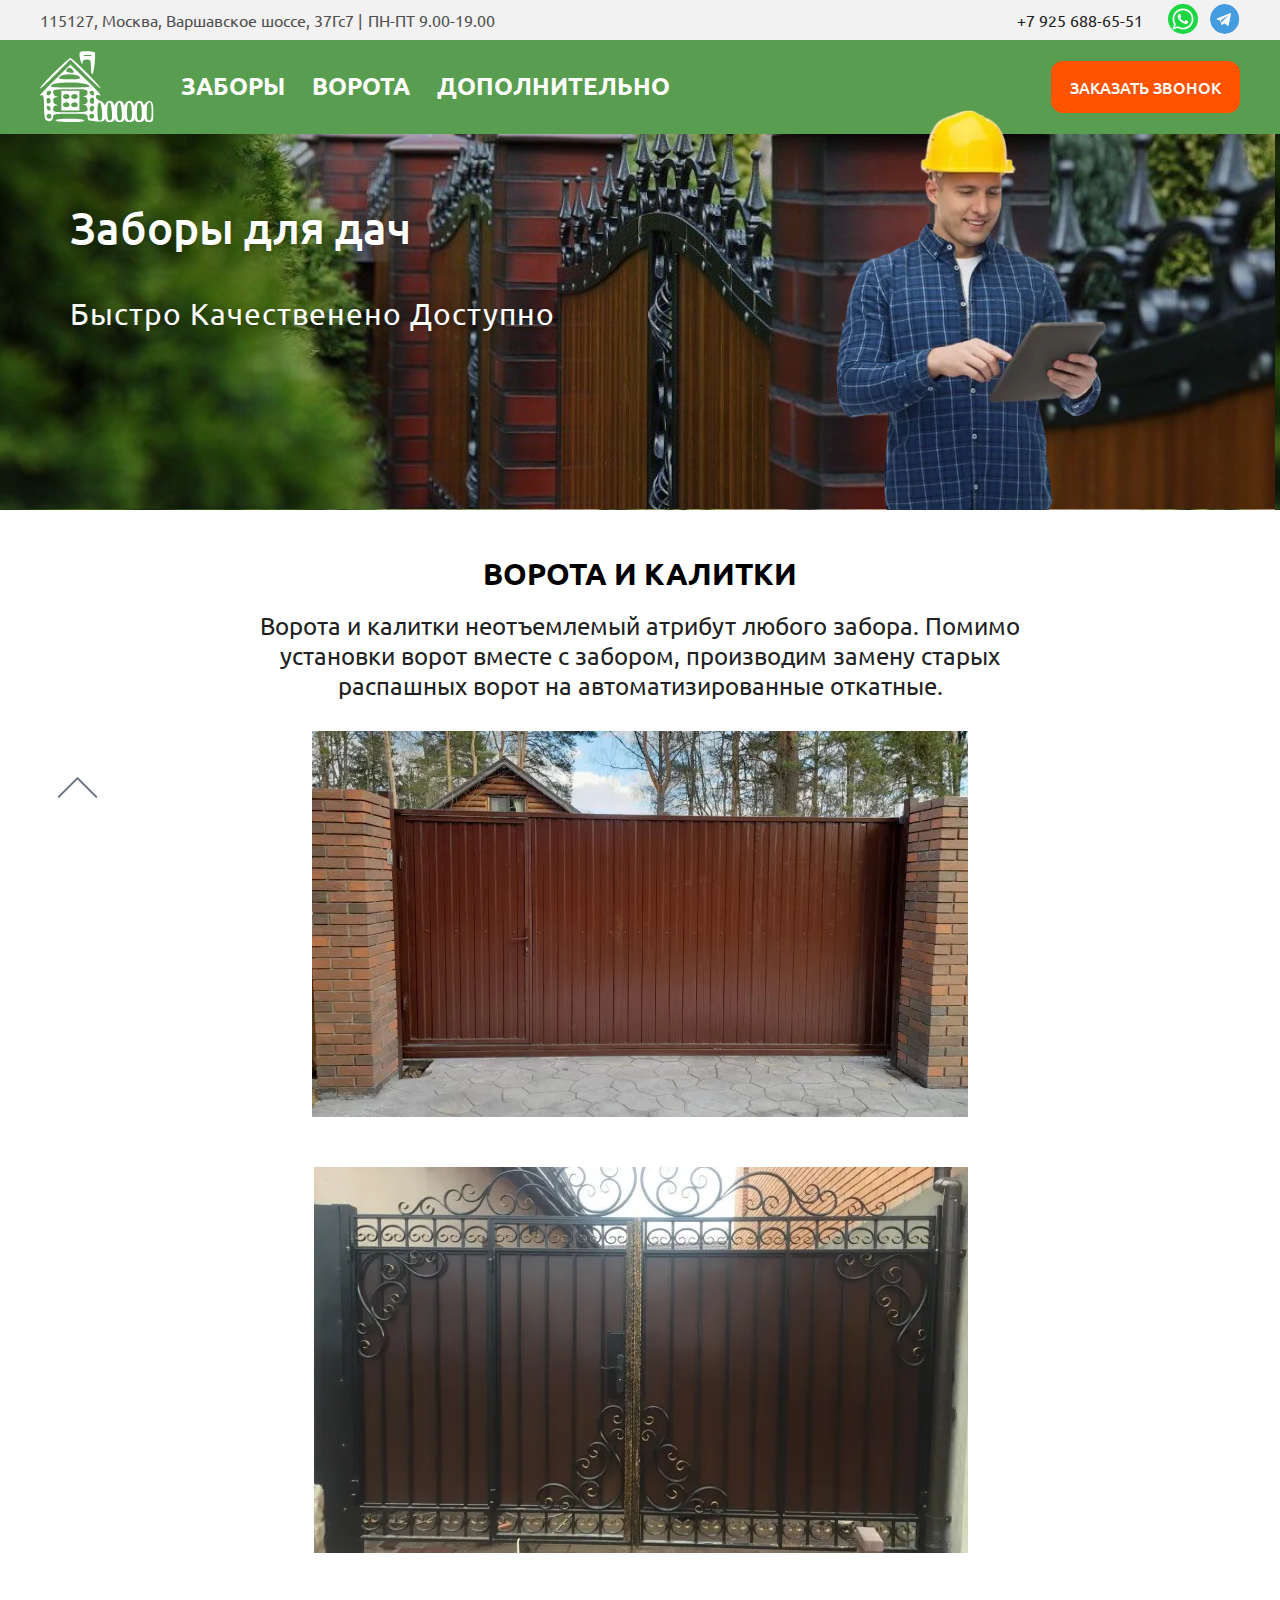
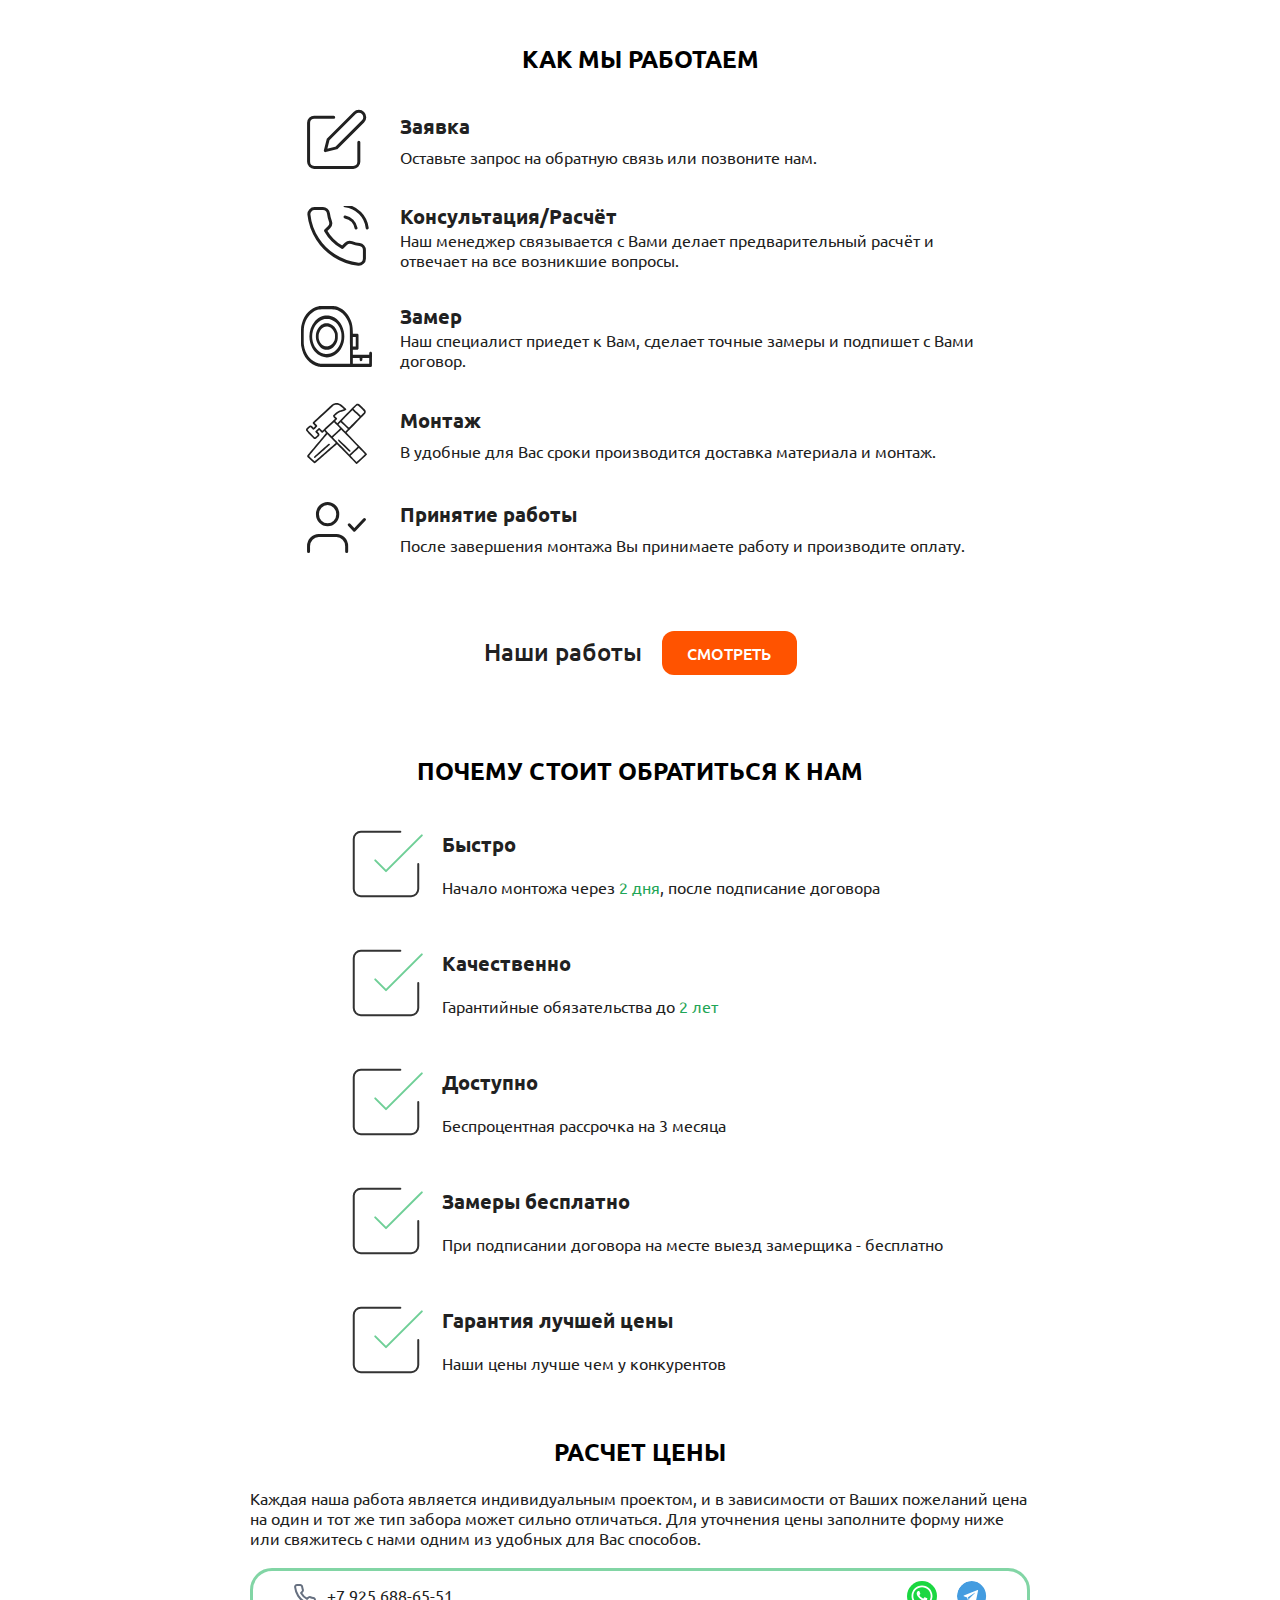
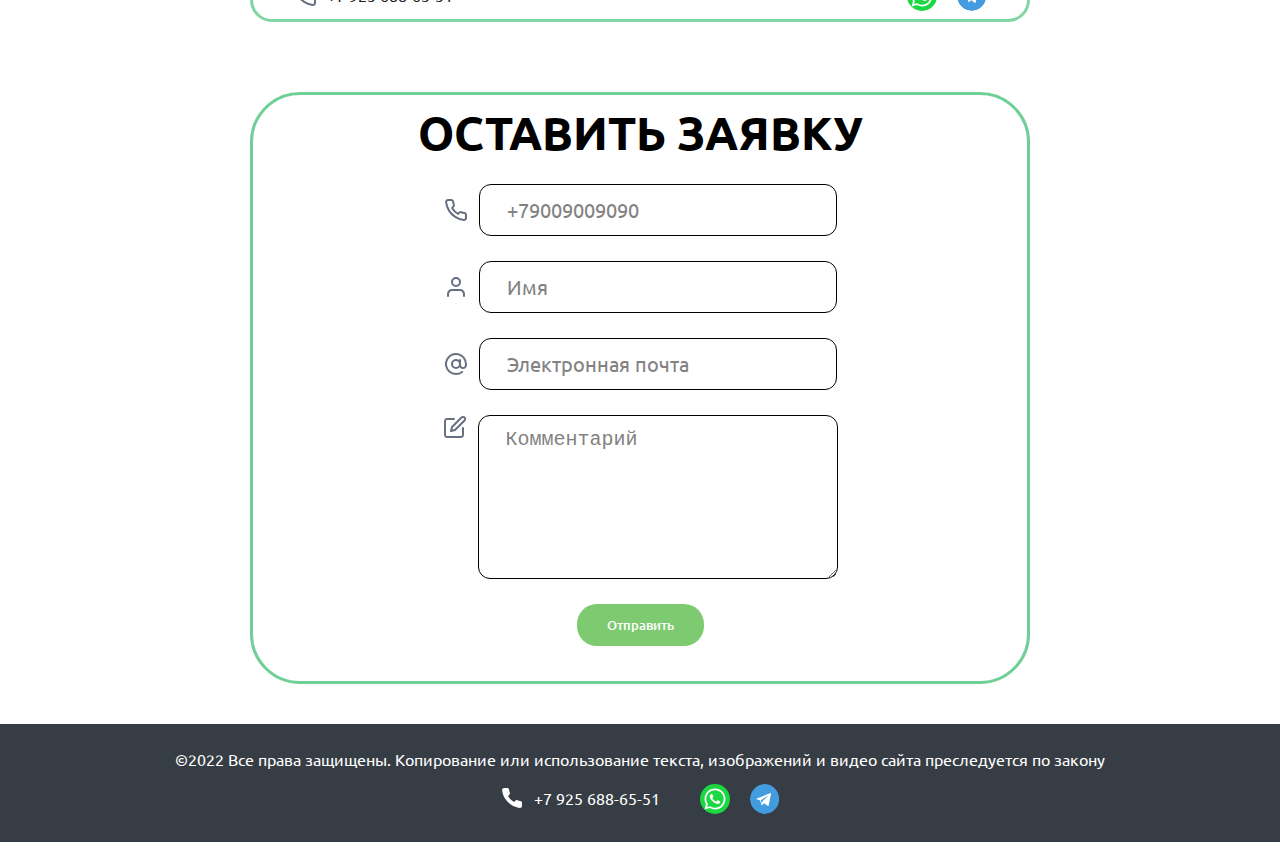
<file: gates_and_gates.html>
<!DOCTYPE html><html><head>    <meta charset="UTF-8">    <meta name="viewport" content="width=device-width, initial-scale=1.0">    <meta name="Keywords" content="ворота, откатные вороты, откатные ворота купить, вороты откатные цена, откатные ворота цена, откатные ворота под, установка откатных ворот, вороты откатные установка, откатные вороты под ключ, откатные ворота под ключ, автоматика для откатных ворот, откатные ворота под ключ цены, привод для откатных ворот, откатные ворота цена с установкой, откатные вороты калиткой, откатные ворота метра, откатные ворота дорхан, откатные ворота с калиткой, ворота откатные с электроприводом, откатные вороты с электроприводом, откатные ворота размеры, вороты откатные размеры, сделать откатные вороты, откатные ворота комплектующие купить, откатные вороты алютех, ворота откатные алютех, откатные ворота мск, монтаж откатных ворот, откатные ворота ключ установкой, установка откатных ворот под ключ, откатные вороты фото, откатные ворота фото, откатные ворота под ключ цена с установкой, откатные ворота 4, откатные ворота москва, ворота, раздвижные двери, гаражные ворота, раздвижные ворота, роллетные ворота, ворота рольставни, металлические ворота, сдвижные ворота, откатные двери, раздвижные ворота на роликах, сдвижные двери, ролл ворота, выдвижные ворота, раздвижные двери купе, раздвижные ворота для дачи, выдвижные двери, раздвижные двухстворчатые двери">    <meta name="description" content="Выдвижные ворота, рассрочка до трех месяцев. Гарантия два года.">    <link rel="icon" href="favicon.ico"><link rel="icon" href="images/icons/favicon.svg" type="image/svg+xml">    <title>Ворота и Калитки</title>    <link rel="stylesheet" href="style/index.css"></head><body>    <div class="wrapper">        <header class="header">    <div class="header__line_info">    <div class="header__line_info__item">        <span>115127, Москва, Варшавское шоссе, 37Гс7</span>        <span style="padding: 0 2px">        <span style="padding: 0 2px">|</span>         <span>ПН-ПТ 9.00-19.00</span>    </div>    <div class="header__line_info__item">        <a class="mob__phone" data-phone="79256886551">            +7 925 688-65-51        </a>        <span class="header__line_info__network">            <a href="#">                <svg width="40" height="40" viewBox="0 0 40 40" fill="none" xmlns="http://www.w3.org/2000/svg">                    <path d="M40 0H0V40H40V0Z" fill="#1BD741"/>                    <path d="M6.01172 34.0039L7.97103 27.045C6.71108 24.9045 6.0477 22.4692 6.0477 19.9673C6.0477 12.2641 12.3147 5.99707 20.018 5.99707C27.7212 5.99707 33.9881 12.2641 33.9881 19.9673C33.9881 27.6706 27.7212 33.9376 20.018 33.9376C17.6177 33.9376 15.2674 33.3232 13.1881 32.1565L6.01172 34.0039ZM13.555 29.615L13.9826 29.8761C15.7955 30.9828 17.8825 31.5678 20.018 31.5678C26.4145 31.5678 31.6183 26.3638 31.6183 19.9673C31.6183 13.5708 26.4145 8.36689 20.018 8.36689C13.6215 8.36689 8.41752 13.5708 8.41752 19.9673C8.41752 22.1961 9.05097 24.3604 10.2492 26.2264L10.5372 26.6748L9.4089 30.6822L13.555 29.615Z" fill="white"/>                    <path d="M16.0939 13.4651L15.1874 13.4157C14.9026 13.4002 14.6233 13.4953 14.4081 13.6823C13.9687 14.0639 13.266 14.8017 13.0501 15.7631C12.7283 17.1967 13.2257 18.9521 14.513 20.7076C15.8004 22.463 18.1994 25.2716 22.4416 26.4712C23.8087 26.8578 24.884 26.5972 25.7137 26.0664C26.3709 25.6461 26.8239 24.9714 26.9871 24.2087L27.1319 23.5326C27.1779 23.3178 27.0688 23.0998 26.8692 23.0078L23.8055 21.5956C23.6066 21.504 23.3708 21.5619 23.237 21.7353L22.0343 23.2944C21.9435 23.4122 21.7879 23.4589 21.6475 23.4096C20.8238 23.1201 18.0648 21.9646 16.551 19.0485C16.4853 18.922 16.5016 18.7685 16.5948 18.6606L17.7442 17.3309C17.8617 17.1951 17.8913 17.0042 17.8208 16.8392L16.5002 13.7496C16.4298 13.5851 16.2723 13.4749 16.0939 13.4651Z" fill="white"/>                </svg>                          </a>            <a href="#">                <svg width="22" height="22" viewBox="0 0 22 22" fill="none" xmlns="http://www.w3.org/2000/svg">                    <ellipse cx="10.6721" cy="11" rx="10.6721" ry="11" fill="#449CE0"/>                    <path d="M4.98987 11.2063L7.44344 12.1493L8.39991 15.3212C8.44149 15.5355 8.69101 15.5784 8.85735 15.4498L10.2297 14.2925C10.3544 14.1639 10.5624 14.1639 10.7287 14.2925L13.1823 16.1356C13.3486 16.2642 13.5981 16.1785 13.6397 15.9642L15.4695 6.96285C15.5111 6.74853 15.3031 6.53421 15.0952 6.61994L4.98987 10.6491C4.74036 10.7348 4.74036 11.1206 4.98987 11.2063ZM8.27515 11.6778L13.0991 8.63452C13.1823 8.59166 13.2654 8.72025 13.1823 8.76311L9.23162 12.578C9.10686 12.7066 8.9821 12.878 8.9821 13.0923L8.85735 14.121C8.85735 14.2496 8.64942 14.2925 8.60783 14.121L8.1088 12.2351C7.98404 12.0207 8.06722 11.7636 8.27515 11.6778Z" fill="white"/>                </svg>            </a>        </span>    </div></div>    <div class="menu--fixed">    <nav class="header__navbar">        <div class="menu__item--logo mob-logo hidden">            <a href="index" style="display: block;">                <svg class="logotip" width="99" height="62" viewBox="0 0 99 62" fill="#fff" xmlns="http://www.w3.org/2000/svg">    <path fill-rule="evenodd" clip-rule="evenodd" d="M34.7285 6.20215C34.502 5.14062 34.3496 4.06543 34.3232 3.21387C34.2354 0.348633 34.9102 0 40.5566 0C44.04 0 47.2002 0.50293 47.5801 1.11816C48.7061 2.94531 46.7686 20 45.4336 20C44.7588 20 44.2061 17.1074 44.2061 13.5713C44.2061 7.66699 43.915 7.14258 40.6406 7.14258C38.2334 7.14258 37.043 7.95605 36.9756 9.64258C36.8906 11.7803 36.6982 11.7285 35.6494 9.28613C35.2998 8.47168 34.9717 7.34473 34.7285 6.20215ZM38.1455 3.86523C39.9092 4.20605 42.7988 4.20605 44.5625 3.86523C46.3262 3.52441 44.8828 3.24609 41.3535 3.24609C37.8242 3.24609 36.3818 3.52441 38.1455 3.86523ZM0 32.1426C0 31.3887 5.60156 25.1328 12.4473 18.2432C19.2939 11.3516 25.5635 5.71387 26.3809 5.71387C28.2812 5.71387 53.5645 31.0996 52.6133 32.0527C52.2217 32.4453 46.1709 27.001 39.1689 19.9541L26.4375 7.13965L13.2188 20.3271C5.94727 27.5801 0 32.8975 0 32.1426ZM0 38.0596C0 37.7803 5.93066 31.7031 13.1807 24.5576L26.3613 11.5645L39.3721 23.9961C52.0859 36.1455 54.9434 39.7158 50.623 38.0547C49.3096 37.5498 48.4834 38.0576 48.4834 39.3652C48.4834 40.5381 50.0879 42.1104 52.0488 42.8574C54.0098 43.6045 55.6338 45.0342 55.6562 46.0361C55.6826 47.0957 56.3086 46.8115 57.1543 45.3574C58.9746 42.2256 62.5498 42.1172 63.7139 45.1553C64.5234 47.2695 64.6992 47.2695 65.8799 45.1553C67.5322 42.1953 71.1357 42.1953 72.2695 45.1553C73.0791 47.2695 73.2549 47.2695 74.4355 45.1553C76.0889 42.1953 79.6924 42.1953 80.8252 45.1553C81.6357 47.2695 81.8105 47.2695 82.9912 45.1553C84.6172 42.2441 88.2422 42.1797 89.3389 45.041C90.0703 46.9531 90.3965 46.9229 91.9395 44.8096C92.9912 43.3701 94.6523 42.7568 96.0479 43.2939C97.8662 43.9932 98.3936 46.1348 98.3936 52.8125C98.3936 61.0498 98.2373 61.4287 94.8291 61.4287C92.8682 61.4287 91.2129 60.626 91.1514 59.6426C91.0615 58.2139 90.8945 58.2139 90.3203 59.6426C89.9238 60.626 88.0498 61.4287 86.1543 61.4287C84.2598 61.4287 82.6562 60.626 82.5957 59.6426C82.5059 58.2139 82.3389 58.2139 81.7637 59.6426C80.8271 61.9688 74.1865 61.9688 74.0391 59.6426C73.9492 58.2139 73.7822 58.2139 73.208 59.6426C72.8115 60.626 70.9375 61.4287 69.043 61.4287C67.1475 61.4287 65.5449 60.626 65.4834 59.6426C65.3936 58.2139 65.2266 58.2139 64.6523 59.6426C63.7148 61.9697 57.0469 61.9697 57.0186 59.6426C57.001 58.2646 56.7295 58.2783 55.8252 59.707C55.0576 60.917 52.7246 61.3232 49.0732 60.8799C46.0039 60.5088 43.0127 60.1572 42.4238 60.1016C41.834 60.0459 41.3535 58.7139 41.3535 57.1426C41.3535 54.4668 40.4023 54.2861 26.3809 54.2861C12.6396 54.2861 11.4082 54.5088 11.4082 56.9902C11.4082 60.1787 8.41602 61.6797 5.57422 59.9189C4.14355 59.0303 3.56445 55.6758 3.56445 48.2646C3.56445 40.7002 3.07715 37.9541 1.78223 38.2139C0.802734 38.4102 0 38.3418 0 38.0596ZM26.5547 18.5713C29.7178 18.5713 30.0215 18.2402 28.5195 16.4287C26.5879 14.0967 25.2432 13.7598 23.7666 15.2383C21.8008 17.209 22.9395 18.5713 26.5547 18.5713ZM25.668 24.2861C34.6904 24.2861 35.7734 24.0146 34.2236 22.1426C33.1016 20.7881 29.9561 20 25.668 20C21.3799 20 18.2344 20.7881 17.1113 22.1426C15.5615 24.0146 16.6455 24.2861 25.668 24.2861ZM26.4795 31.4287C42.8516 31.4287 44.4629 31.21 41.9824 29.3311C37.9971 26.3096 12.4756 26.2744 9.98145 29.2861C8.41895 31.1719 10.3984 31.4287 26.4795 31.4287ZM38.8584 38.7373C40.3486 38.6387 41.3535 37.4199 41.3535 35.7139C41.3535 33.0381 40.4023 32.8574 26.3809 32.8574C12.5488 32.8574 11.4082 33.0674 11.4082 35.6104C11.4082 37.123 12.5312 38.6553 13.9033 39.0156C16.2803 39.6367 16.2803 39.6768 13.9033 39.834C13.1455 39.8848 12.5 40.2383 12.0557 40.793C11.6465 41.3037 11.4082 41.9834 11.4082 42.7529C11.4082 44.2656 12.5312 45.7988 13.9033 46.1582C16.2803 46.7803 16.2803 46.8203 13.9033 46.9775C12.4131 47.0762 11.4082 48.2939 11.4082 50C11.4082 52.6758 12.3594 52.8574 26.3809 52.8574C40.2129 52.8574 41.3535 52.6475 41.3535 50.1045C41.3535 48.5918 40.2305 47.0586 38.8584 46.6982C37.917 46.4521 37.3486 46.2979 37.1533 46.1904C36.8545 46.0273 37.4229 45.9746 38.8584 45.8799C40.3145 45.7832 41.3535 44.5674 41.3535 42.9619C41.3535 41.4482 40.2305 39.916 38.8584 39.5557C37.9609 39.3213 37.4023 39.1699 37.1826 39.0635C36.8203 38.8877 37.3789 38.835 38.8584 38.7373ZM5.7041 36.5469C5.7041 39.0703 8.77441 38.6318 9.65527 35.9824C9.96582 35.0488 9.20312 34.2861 7.96094 34.2861C6.71875 34.2861 5.7041 35.3027 5.7041 36.5469ZM18.5381 51.4287V42.8574V34.2861H26.3809H34.2236V42.8574V51.4287H26.3809H18.5381ZM45.3652 38.2441C46.2959 38.5557 47.0576 37.791 47.0576 36.5469C47.0576 35.3027 46.043 34.2861 44.8008 34.2861C42.2822 34.2861 42.7197 37.3613 45.3652 38.2441ZM22.8154 41.4287C24.4004 41.4287 25.668 40.4756 25.668 39.2861C25.668 38.0957 24.4004 37.1426 22.8154 37.1426C21.2314 37.1426 19.9639 38.0957 19.9639 39.2861C19.9639 40.4756 21.2314 41.4287 22.8154 41.4287ZM29.9463 41.4287C31.5303 41.4287 32.7979 40.4756 32.7979 39.2861C32.7979 38.0957 31.5303 37.1426 29.9463 37.1426C28.3613 37.1426 27.0938 38.0957 27.0938 39.2861C27.0938 40.4756 28.3613 41.4287 29.9463 41.4287ZM7.48633 45.3574C8.46777 45.0303 9.26855 43.9043 9.26855 42.8574C9.26855 41.8096 8.46777 40.6846 7.48633 40.3574C6.42578 40.0029 5.7041 41.0156 5.7041 42.8574C5.7041 44.6982 6.42578 45.7119 7.48633 45.3574ZM45.7158 45.7139C46.4551 45.7139 47.0576 44.4287 47.0576 42.8574C47.0576 39.8447 44.9834 39.0127 43.4932 41.4287C42.4531 43.1143 43.8027 45.7139 45.7158 45.7139ZM22.8154 48.5713C24.4004 48.5713 25.668 47.6182 25.668 46.4287C25.668 45.2383 24.4004 44.2861 22.8154 44.2861C21.2314 44.2861 19.9639 45.2383 19.9639 46.4287C19.9639 47.6182 21.2314 48.5713 22.8154 48.5713ZM29.9463 48.5713C31.5303 48.5713 32.7979 47.6182 32.7979 46.4287C32.7979 45.2383 31.5303 44.2861 29.9463 44.2861C28.3613 44.2861 27.0938 45.2383 27.0938 46.4287C27.0938 47.6182 28.3613 48.5713 29.9463 48.5713ZM52.123 60C53.8945 60 54.251 58.5225 53.9053 52.6133C53.2881 42.0312 49.9102 41.5332 49.9102 52.0244C49.9102 58.2812 50.3877 60 52.123 60ZM60.6787 60C62.4502 60 62.8066 58.5225 62.4619 52.6133C61.8438 42.0312 58.4658 41.5332 58.4658 52.0244C58.4658 58.2812 58.9434 60 60.6787 60ZM69.2354 60C71.0059 60 71.3623 58.5225 71.0176 52.6133C70.4004 42.0312 67.0215 41.5332 67.0215 52.0244C67.0215 58.2812 67.5 60 69.2354 60ZM77.7168 60C79.3301 60 79.8555 58.2627 79.8555 52.9414C79.8555 46.2695 78.5244 43.2383 76.4893 45.2773C75.9883 45.7803 75.5781 49.2969 75.5781 53.0957C75.5781 58.2803 76.1113 60 77.7168 60ZM86.2725 60C87.8857 60 88.4121 58.2627 88.4121 52.9414C88.4121 46.2695 87.0801 43.2383 85.0449 45.2773C84.7861 45.5381 84.5508 46.6074 84.3848 48.1064C84.2295 49.501 84.1338 51.2656 84.1338 53.0957C84.1338 58.2803 84.667 60 86.2725 60ZM94.8291 60C96.4717 60 96.9678 58.1738 96.9678 52.1426C96.9678 44.8643 96.0068 42.8682 93.6406 45.2383C93.1182 45.7617 92.6904 49.2969 92.6904 53.0957C92.6904 58.2803 93.2236 60 94.8291 60ZM5.92383 49.1973C6.47852 51.874 9.26855 52.3457 9.26855 49.7617C9.26855 48.8457 8.40625 47.8076 7.34961 47.4541C6.15039 47.0547 5.61719 47.707 5.92383 49.1973ZM46.8818 50.3301C46.9941 49.96 47.0576 49.5723 47.0576 49.2012C47.0576 46.8447 44.8047 46.4453 43.4932 48.5713C42.3291 50.457 44.0352 53.1318 45.7305 52.0811C46.2217 51.7773 46.6523 51.0918 46.8818 50.3301ZM7.84277 58.5713C9.01953 58.5713 9.98145 57.6074 9.98145 56.4287C9.98145 55.25 9.01953 54.2861 7.84277 54.2861C6.66602 54.2861 5.7041 55.25 5.7041 56.4287C5.7041 57.6074 6.66602 58.5713 7.84277 58.5713ZM44.9189 58.5713C46.0957 58.5713 47.0576 57.6074 47.0576 56.4287C47.0576 55.25 46.0957 54.2861 44.9189 54.2861C43.7422 54.2861 42.7803 55.25 42.7803 56.4287C42.7803 57.6074 43.7422 58.5713 44.9189 58.5713ZM26.4648 61.4287C19.8438 61.4287 14.0312 60.7861 13.5469 60C12.9834 59.0869 17.334 58.5713 25.584 58.5713C33.2461 58.5713 38.502 59.1533 38.502 60C38.502 60.8398 33.5391 61.4287 26.4648 61.4287Z" fill="#fff"/></svg>            </a>        </div>        <ul class="menu menu--mob">            <li class="menu__item--logo menu__desk-logo">                <a href="index">                    <svg class="logotip" width="99" height="62" viewBox="0 0 99 62" fill="#fff" xmlns="http://www.w3.org/2000/svg">    <path fill-rule="evenodd" clip-rule="evenodd" d="M34.7285 6.20215C34.502 5.14062 34.3496 4.06543 34.3232 3.21387C34.2354 0.348633 34.9102 0 40.5566 0C44.04 0 47.2002 0.50293 47.5801 1.11816C48.7061 2.94531 46.7686 20 45.4336 20C44.7588 20 44.2061 17.1074 44.2061 13.5713C44.2061 7.66699 43.915 7.14258 40.6406 7.14258C38.2334 7.14258 37.043 7.95605 36.9756 9.64258C36.8906 11.7803 36.6982 11.7285 35.6494 9.28613C35.2998 8.47168 34.9717 7.34473 34.7285 6.20215ZM38.1455 3.86523C39.9092 4.20605 42.7988 4.20605 44.5625 3.86523C46.3262 3.52441 44.8828 3.24609 41.3535 3.24609C37.8242 3.24609 36.3818 3.52441 38.1455 3.86523ZM0 32.1426C0 31.3887 5.60156 25.1328 12.4473 18.2432C19.2939 11.3516 25.5635 5.71387 26.3809 5.71387C28.2812 5.71387 53.5645 31.0996 52.6133 32.0527C52.2217 32.4453 46.1709 27.001 39.1689 19.9541L26.4375 7.13965L13.2188 20.3271C5.94727 27.5801 0 32.8975 0 32.1426ZM0 38.0596C0 37.7803 5.93066 31.7031 13.1807 24.5576L26.3613 11.5645L39.3721 23.9961C52.0859 36.1455 54.9434 39.7158 50.623 38.0547C49.3096 37.5498 48.4834 38.0576 48.4834 39.3652C48.4834 40.5381 50.0879 42.1104 52.0488 42.8574C54.0098 43.6045 55.6338 45.0342 55.6562 46.0361C55.6826 47.0957 56.3086 46.8115 57.1543 45.3574C58.9746 42.2256 62.5498 42.1172 63.7139 45.1553C64.5234 47.2695 64.6992 47.2695 65.8799 45.1553C67.5322 42.1953 71.1357 42.1953 72.2695 45.1553C73.0791 47.2695 73.2549 47.2695 74.4355 45.1553C76.0889 42.1953 79.6924 42.1953 80.8252 45.1553C81.6357 47.2695 81.8105 47.2695 82.9912 45.1553C84.6172 42.2441 88.2422 42.1797 89.3389 45.041C90.0703 46.9531 90.3965 46.9229 91.9395 44.8096C92.9912 43.3701 94.6523 42.7568 96.0479 43.2939C97.8662 43.9932 98.3936 46.1348 98.3936 52.8125C98.3936 61.0498 98.2373 61.4287 94.8291 61.4287C92.8682 61.4287 91.2129 60.626 91.1514 59.6426C91.0615 58.2139 90.8945 58.2139 90.3203 59.6426C89.9238 60.626 88.0498 61.4287 86.1543 61.4287C84.2598 61.4287 82.6562 60.626 82.5957 59.6426C82.5059 58.2139 82.3389 58.2139 81.7637 59.6426C80.8271 61.9688 74.1865 61.9688 74.0391 59.6426C73.9492 58.2139 73.7822 58.2139 73.208 59.6426C72.8115 60.626 70.9375 61.4287 69.043 61.4287C67.1475 61.4287 65.5449 60.626 65.4834 59.6426C65.3936 58.2139 65.2266 58.2139 64.6523 59.6426C63.7148 61.9697 57.0469 61.9697 57.0186 59.6426C57.001 58.2646 56.7295 58.2783 55.8252 59.707C55.0576 60.917 52.7246 61.3232 49.0732 60.8799C46.0039 60.5088 43.0127 60.1572 42.4238 60.1016C41.834 60.0459 41.3535 58.7139 41.3535 57.1426C41.3535 54.4668 40.4023 54.2861 26.3809 54.2861C12.6396 54.2861 11.4082 54.5088 11.4082 56.9902C11.4082 60.1787 8.41602 61.6797 5.57422 59.9189C4.14355 59.0303 3.56445 55.6758 3.56445 48.2646C3.56445 40.7002 3.07715 37.9541 1.78223 38.2139C0.802734 38.4102 0 38.3418 0 38.0596ZM26.5547 18.5713C29.7178 18.5713 30.0215 18.2402 28.5195 16.4287C26.5879 14.0967 25.2432 13.7598 23.7666 15.2383C21.8008 17.209 22.9395 18.5713 26.5547 18.5713ZM25.668 24.2861C34.6904 24.2861 35.7734 24.0146 34.2236 22.1426C33.1016 20.7881 29.9561 20 25.668 20C21.3799 20 18.2344 20.7881 17.1113 22.1426C15.5615 24.0146 16.6455 24.2861 25.668 24.2861ZM26.4795 31.4287C42.8516 31.4287 44.4629 31.21 41.9824 29.3311C37.9971 26.3096 12.4756 26.2744 9.98145 29.2861C8.41895 31.1719 10.3984 31.4287 26.4795 31.4287ZM38.8584 38.7373C40.3486 38.6387 41.3535 37.4199 41.3535 35.7139C41.3535 33.0381 40.4023 32.8574 26.3809 32.8574C12.5488 32.8574 11.4082 33.0674 11.4082 35.6104C11.4082 37.123 12.5312 38.6553 13.9033 39.0156C16.2803 39.6367 16.2803 39.6768 13.9033 39.834C13.1455 39.8848 12.5 40.2383 12.0557 40.793C11.6465 41.3037 11.4082 41.9834 11.4082 42.7529C11.4082 44.2656 12.5312 45.7988 13.9033 46.1582C16.2803 46.7803 16.2803 46.8203 13.9033 46.9775C12.4131 47.0762 11.4082 48.2939 11.4082 50C11.4082 52.6758 12.3594 52.8574 26.3809 52.8574C40.2129 52.8574 41.3535 52.6475 41.3535 50.1045C41.3535 48.5918 40.2305 47.0586 38.8584 46.6982C37.917 46.4521 37.3486 46.2979 37.1533 46.1904C36.8545 46.0273 37.4229 45.9746 38.8584 45.8799C40.3145 45.7832 41.3535 44.5674 41.3535 42.9619C41.3535 41.4482 40.2305 39.916 38.8584 39.5557C37.9609 39.3213 37.4023 39.1699 37.1826 39.0635C36.8203 38.8877 37.3789 38.835 38.8584 38.7373ZM5.7041 36.5469C5.7041 39.0703 8.77441 38.6318 9.65527 35.9824C9.96582 35.0488 9.20312 34.2861 7.96094 34.2861C6.71875 34.2861 5.7041 35.3027 5.7041 36.5469ZM18.5381 51.4287V42.8574V34.2861H26.3809H34.2236V42.8574V51.4287H26.3809H18.5381ZM45.3652 38.2441C46.2959 38.5557 47.0576 37.791 47.0576 36.5469C47.0576 35.3027 46.043 34.2861 44.8008 34.2861C42.2822 34.2861 42.7197 37.3613 45.3652 38.2441ZM22.8154 41.4287C24.4004 41.4287 25.668 40.4756 25.668 39.2861C25.668 38.0957 24.4004 37.1426 22.8154 37.1426C21.2314 37.1426 19.9639 38.0957 19.9639 39.2861C19.9639 40.4756 21.2314 41.4287 22.8154 41.4287ZM29.9463 41.4287C31.5303 41.4287 32.7979 40.4756 32.7979 39.2861C32.7979 38.0957 31.5303 37.1426 29.9463 37.1426C28.3613 37.1426 27.0938 38.0957 27.0938 39.2861C27.0938 40.4756 28.3613 41.4287 29.9463 41.4287ZM7.48633 45.3574C8.46777 45.0303 9.26855 43.9043 9.26855 42.8574C9.26855 41.8096 8.46777 40.6846 7.48633 40.3574C6.42578 40.0029 5.7041 41.0156 5.7041 42.8574C5.7041 44.6982 6.42578 45.7119 7.48633 45.3574ZM45.7158 45.7139C46.4551 45.7139 47.0576 44.4287 47.0576 42.8574C47.0576 39.8447 44.9834 39.0127 43.4932 41.4287C42.4531 43.1143 43.8027 45.7139 45.7158 45.7139ZM22.8154 48.5713C24.4004 48.5713 25.668 47.6182 25.668 46.4287C25.668 45.2383 24.4004 44.2861 22.8154 44.2861C21.2314 44.2861 19.9639 45.2383 19.9639 46.4287C19.9639 47.6182 21.2314 48.5713 22.8154 48.5713ZM29.9463 48.5713C31.5303 48.5713 32.7979 47.6182 32.7979 46.4287C32.7979 45.2383 31.5303 44.2861 29.9463 44.2861C28.3613 44.2861 27.0938 45.2383 27.0938 46.4287C27.0938 47.6182 28.3613 48.5713 29.9463 48.5713ZM52.123 60C53.8945 60 54.251 58.5225 53.9053 52.6133C53.2881 42.0312 49.9102 41.5332 49.9102 52.0244C49.9102 58.2812 50.3877 60 52.123 60ZM60.6787 60C62.4502 60 62.8066 58.5225 62.4619 52.6133C61.8438 42.0312 58.4658 41.5332 58.4658 52.0244C58.4658 58.2812 58.9434 60 60.6787 60ZM69.2354 60C71.0059 60 71.3623 58.5225 71.0176 52.6133C70.4004 42.0312 67.0215 41.5332 67.0215 52.0244C67.0215 58.2812 67.5 60 69.2354 60ZM77.7168 60C79.3301 60 79.8555 58.2627 79.8555 52.9414C79.8555 46.2695 78.5244 43.2383 76.4893 45.2773C75.9883 45.7803 75.5781 49.2969 75.5781 53.0957C75.5781 58.2803 76.1113 60 77.7168 60ZM86.2725 60C87.8857 60 88.4121 58.2627 88.4121 52.9414C88.4121 46.2695 87.0801 43.2383 85.0449 45.2773C84.7861 45.5381 84.5508 46.6074 84.3848 48.1064C84.2295 49.501 84.1338 51.2656 84.1338 53.0957C84.1338 58.2803 84.667 60 86.2725 60ZM94.8291 60C96.4717 60 96.9678 58.1738 96.9678 52.1426C96.9678 44.8643 96.0068 42.8682 93.6406 45.2383C93.1182 45.7617 92.6904 49.2969 92.6904 53.0957C92.6904 58.2803 93.2236 60 94.8291 60ZM5.92383 49.1973C6.47852 51.874 9.26855 52.3457 9.26855 49.7617C9.26855 48.8457 8.40625 47.8076 7.34961 47.4541C6.15039 47.0547 5.61719 47.707 5.92383 49.1973ZM46.8818 50.3301C46.9941 49.96 47.0576 49.5723 47.0576 49.2012C47.0576 46.8447 44.8047 46.4453 43.4932 48.5713C42.3291 50.457 44.0352 53.1318 45.7305 52.0811C46.2217 51.7773 46.6523 51.0918 46.8818 50.3301ZM7.84277 58.5713C9.01953 58.5713 9.98145 57.6074 9.98145 56.4287C9.98145 55.25 9.01953 54.2861 7.84277 54.2861C6.66602 54.2861 5.7041 55.25 5.7041 56.4287C5.7041 57.6074 6.66602 58.5713 7.84277 58.5713ZM44.9189 58.5713C46.0957 58.5713 47.0576 57.6074 47.0576 56.4287C47.0576 55.25 46.0957 54.2861 44.9189 54.2861C43.7422 54.2861 42.7803 55.25 42.7803 56.4287C42.7803 57.6074 43.7422 58.5713 44.9189 58.5713ZM26.4648 61.4287C19.8438 61.4287 14.0312 60.7861 13.5469 60C12.9834 59.0869 17.334 58.5713 25.584 58.5713C33.2461 58.5713 38.502 59.1533 38.502 60C38.502 60.8398 33.5391 61.4287 26.4648 61.4287Z" fill="#fff"/></svg>                </a>            </li>            <li class="menu__item">                <a class="menu__link menu__list">заборы</a>                <ul class="submenu hidden">                    <li class="menu__item">                        <a href="corrugated_board" class="menu__link">из профнастила</a>                    </li>                    <li class="menu__item">                        <a href="euro_picket_fence" class="menu__link">из евроштакетника</a>                    </li>                    <li class="menu__item">                        <a href="3d_panels" class="menu__link">из 3D панелей</a>                    </li>                    <li class="menu__item">                        <a href="mesh_netting" class="menu__link">из сетки рабицы</a>                    </li>                </ul>            </li>            <li class="menu__item">                <a href="gates_and_gates" class="menu__link">ворота</a>            </li>            <li class="menu__item hidden">                <a href="gallary" class="menu__link">галерея</a>            </li>            <li class="menu__item">                <a href="extra" class="menu__link">дополнительно</a>            </li>        </ul>        <picture><source srcset="./images/person.webp" type="image/webp"><img src="./images/person.png" alt="personal" class="header__person"></picture>        <svg width="38" height="38" class="menu__icon hidden" viewBox="0 0 38 38" fill="none" xmlns="http://www.w3.org/2000/svg">            <g clip-path="url(#clip0_3_180)">            <path d="M34.503 4.76984H3.49696C1.56876 4.76984 0 6.33852 0 8.26918C0 10.1974 1.56876 11.7661 3.49696 11.7661H34.503C36.4312 11.7661 38 10.1974 38 8.26918C38 6.33852 36.4312 4.76984 34.503 4.76984Z" fill="white"/>            <path d="M34.503 15.502H3.49696C1.56876 15.502 0 17.0707 0 19.0014C0 20.9296 1.56876 22.4983 3.49696 22.4983H34.503C36.4312 22.4983 38 20.9296 38 19.0014C38 17.0707 36.4312 15.502 34.503 15.502Z" fill="white"/>            <path d="M34.503 26.2339H3.49696C1.56876 26.2339 0 27.8027 0 29.7333C0 31.6615 1.56876 33.2303 3.49696 33.2303H34.503C36.4312 33.2303 38 31.6615 38 29.7333C38 27.8027 36.4312 26.2339 34.503 26.2339Z" fill="white"/>            </g>            <defs>            <clipPath id="clip0_3_180">            <rect width="38" height="38" fill="white"/>            </clipPath>            </defs>        </svg>        <div class="menu--full hidden"></div>        <aclass="btn menu__button  menu--mob form--scroll">    Заказать звонок</a>    </nav></div></header>        <article class="banner" style="background-image: url('images/banner/bg-gates_and_gates.png');">    <div class="banner--hide">        <h2 class="banner__title">Заборы для дач</h2>        <p class="banner__paragraph">Быстро  Качественено  Доступно</p>    </div></article>        <section class="name_page">    <h1 class="name_page__title title__section">Ворота и Калитки</h1>    <p class="name_page__paragraph">Ворота и калитки неотъемлемый атрибут любого забора. Помимо установки ворот вместе с забором, производим замену старых распашных ворот на автоматизированные откатные.</p></section>        <div class="preview">    <picture><source srcset="images/gates_and_gates/1.webp" type="image/webp"><img src="images/gates_and_gates/1.png" alt="Изображение - Ворота и Калитки (вид 1)" class="preview__tem"></picture>    <picture><source srcset="images/gates_and_gates/2.webp" type="image/webp"><img src="images/gates_and_gates/2.png" alt="Изображение - Ворота и Калитки (вид 2)" class="preview__tem"></picture></div>        <section class="icon_text we_work">    <h2 class="icon_text__title title__section">Как мы работаем</h2>    <div class="icon_text__list">        <div class="icon_text__item">    <div class="icon_text__item__icon we_work__icon icon--svg" style="-webkit-mask-image: url('./images/icons/we_work/edit.svg'); mask-image: url('./images/icons/we_work/edit.svg');"></div>    <h3 class="icon_text__item__title">Заявка</h3>    <p class="icon_text__item__paragraph">Оставьте запрос на обратную связь или позвоните нам.</p></div>        <div class="icon_text__item">    <div class="icon_text__item__icon we_work__icon icon--svg" style="-webkit-mask-image: url('./images/icons/we_work/phone-call.svg'); mask-image: url('./images/icons/we_work/phone-call.svg');"></div>    <h3 class="icon_text__item__title">Консультация/Расчёт</h3>    <p class="icon_text__item__paragraph">Наш менеджер связывается с Вами делает предварительный расчёт и отвечает на все возникшие вопросы.</p></div>        <div class="icon_text__item">    <div class="icon_text__item__icon we_work__icon icon--svg" style="-webkit-mask-image: url('./images/icons/we_work/roulet.svg'); mask-image: url('./images/icons/we_work/roulet.svg');"></div>    <h3 class="icon_text__item__title">Замер</h3>    <p class="icon_text__item__paragraph">Наш специалист приедет к Вам, сделает точные замеры и подпишет с Вами договор.</p></div>        <div class="icon_text__item">    <div class="icon_text__item__icon we_work__icon icon--svg" style="-webkit-mask-image: url('./images/icons/we_work/repair.svg'); mask-image: url('./images/icons/we_work/repair.svg');"></div>    <h3 class="icon_text__item__title">Монтаж</h3>    <p class="icon_text__item__paragraph">В удобные для Вас сроки производится доставка материала и монтаж.</p></div>        <div class="icon_text__item">    <div class="icon_text__item__icon we_work__icon icon--svg" style="-webkit-mask-image: url('./images/icons/we_work/user-check.svg'); mask-image: url('./images/icons/we_work/user-check.svg');"></div>    <h3 class="icon_text__item__title">Принятие работы</h3>    <p class="icon_text__item__paragraph">После завершения монтажа Вы принимаете работу и производите оплату.</p></div>    </div></section>        <div class="gallary__go_page">    <h2 class="gallary__go_page__text">Наши работы</h2>        <a     href="gallary" class="btn call_to_action form--scroll gallary__go_page__link">    смотреть</a></div>        <section class="icon_text benefist">    <h2 class="icon_text__title title__section">Почему стоит обратиться к нам</h2>    <div class="icon_text__list">        <div class="icon_text__item">    <svg class="icon_text__item__icon" width="86" height="86" viewBox="0 0 86 86" fill="none" xmlns="http://www.w3.org/2000/svg">        <path d="M32.25 39.4163L43 50.1663L78.8333 14.333" stroke="#6FCF97" stroke-width="2" stroke-linecap="round" stroke-linejoin="round"/>        <path d="M75.25 43V68.0833C75.25 69.9841 74.4949 71.8069 73.1509 73.1509C71.8069 74.4949 69.9841 75.25 68.0833 75.25H17.9167C16.0159 75.25 14.1931 74.4949 12.8491 73.1509C11.5051 71.8069 10.75 69.9841 10.75 68.0833V17.9167C10.75 16.0159 11.5051 14.1931 12.8491 12.8491C14.1931 11.5051 16.0159 10.75 17.9167 10.75H57.3333" stroke="#333333" stroke-width="2" stroke-linecap="round" stroke-linejoin="round"/>    </svg>    <h3 class="icon_text__item__title">Быстро</h3>    <p class="icon_text__item__paragraph">Начало монтожа через <span class='attent'>2 дня</span>, после подписание договора</p></div>        <div class="icon_text__item">    <svg class="icon_text__item__icon" width="86" height="86" viewBox="0 0 86 86" fill="none" xmlns="http://www.w3.org/2000/svg">        <path d="M32.25 39.4163L43 50.1663L78.8333 14.333" stroke="#6FCF97" stroke-width="2" stroke-linecap="round" stroke-linejoin="round"/>        <path d="M75.25 43V68.0833C75.25 69.9841 74.4949 71.8069 73.1509 73.1509C71.8069 74.4949 69.9841 75.25 68.0833 75.25H17.9167C16.0159 75.25 14.1931 74.4949 12.8491 73.1509C11.5051 71.8069 10.75 69.9841 10.75 68.0833V17.9167C10.75 16.0159 11.5051 14.1931 12.8491 12.8491C14.1931 11.5051 16.0159 10.75 17.9167 10.75H57.3333" stroke="#333333" stroke-width="2" stroke-linecap="round" stroke-linejoin="round"/>    </svg>    <h3 class="icon_text__item__title">Качественно</h3>    <p class="icon_text__item__paragraph">Гарантийные обязательства до <span class='attent'>2 лет</span></p></div>        <div class="icon_text__item">    <svg class="icon_text__item__icon" width="86" height="86" viewBox="0 0 86 86" fill="none" xmlns="http://www.w3.org/2000/svg">        <path d="M32.25 39.4163L43 50.1663L78.8333 14.333" stroke="#6FCF97" stroke-width="2" stroke-linecap="round" stroke-linejoin="round"/>        <path d="M75.25 43V68.0833C75.25 69.9841 74.4949 71.8069 73.1509 73.1509C71.8069 74.4949 69.9841 75.25 68.0833 75.25H17.9167C16.0159 75.25 14.1931 74.4949 12.8491 73.1509C11.5051 71.8069 10.75 69.9841 10.75 68.0833V17.9167C10.75 16.0159 11.5051 14.1931 12.8491 12.8491C14.1931 11.5051 16.0159 10.75 17.9167 10.75H57.3333" stroke="#333333" stroke-width="2" stroke-linecap="round" stroke-linejoin="round"/>    </svg>    <h3 class="icon_text__item__title">Доступно</h3>    <p class="icon_text__item__paragraph">Беспроцентная рассрочка на 3 месяца</p></div>        <div class="icon_text__item">    <svg class="icon_text__item__icon" width="86" height="86" viewBox="0 0 86 86" fill="none" xmlns="http://www.w3.org/2000/svg">        <path d="M32.25 39.4163L43 50.1663L78.8333 14.333" stroke="#6FCF97" stroke-width="2" stroke-linecap="round" stroke-linejoin="round"/>        <path d="M75.25 43V68.0833C75.25 69.9841 74.4949 71.8069 73.1509 73.1509C71.8069 74.4949 69.9841 75.25 68.0833 75.25H17.9167C16.0159 75.25 14.1931 74.4949 12.8491 73.1509C11.5051 71.8069 10.75 69.9841 10.75 68.0833V17.9167C10.75 16.0159 11.5051 14.1931 12.8491 12.8491C14.1931 11.5051 16.0159 10.75 17.9167 10.75H57.3333" stroke="#333333" stroke-width="2" stroke-linecap="round" stroke-linejoin="round"/>    </svg>    <h3 class="icon_text__item__title">Замеры бесплатно</h3>    <p class="icon_text__item__paragraph">При подписании договора на месте выезд замерщика - бесплатно</p></div>        <div class="icon_text__item">    <svg class="icon_text__item__icon" width="86" height="86" viewBox="0 0 86 86" fill="none" xmlns="http://www.w3.org/2000/svg">        <path d="M32.25 39.4163L43 50.1663L78.8333 14.333" stroke="#6FCF97" stroke-width="2" stroke-linecap="round" stroke-linejoin="round"/>        <path d="M75.25 43V68.0833C75.25 69.9841 74.4949 71.8069 73.1509 73.1509C71.8069 74.4949 69.9841 75.25 68.0833 75.25H17.9167C16.0159 75.25 14.1931 74.4949 12.8491 73.1509C11.5051 71.8069 10.75 69.9841 10.75 68.0833V17.9167C10.75 16.0159 11.5051 14.1931 12.8491 12.8491C14.1931 11.5051 16.0159 10.75 17.9167 10.75H57.3333" stroke="#333333" stroke-width="2" stroke-linecap="round" stroke-linejoin="round"/>    </svg>    <h3 class="icon_text__item__title">Гарантия лучшей цены</h3>    <p class="icon_text__item__paragraph">Наши цены лучше чем у конкурентов</p></div>    </div></section>        <section class="price">    <h2 class="title__section">Расчет цены</h2>    <div class="price__context">        <p class="price__text">Каждая наша работа является индивидуальным проектом, и в зависимости от Ваших пожеланий цена на один и тот же тип забора может сильно отличаться. Для уточнения цены заполните форму ниже или свяжитесь с нами одним из удобных для Вас способов.</p>        <div class="price__network">            <div class="price__network_phone">                <a class="mob__phone" data-phone="79256886551">                    <svg width="24" height="24" viewBox="0 0 24 24" fill="none" xmlns="http://www.w3.org/2000/svg">                        <path d="M22.0004 16.9201V19.9201C22.0016 20.1986 21.9445 20.4743 21.8329 20.7294C21.7214 20.9846 21.5577 21.2137 21.3525 21.402C21.1473 21.5902 20.905 21.7336 20.6412 21.8228C20.3773 21.912 20.0978 21.9452 19.8204 21.9201C16.7433 21.5857 13.7874 20.5342 11.1904 18.8501C8.77425 17.3148 6.72576 15.2663 5.19042 12.8501C3.5004 10.2413 2.44866 7.27109 2.12042 4.1801C2.09543 3.90356 2.1283 3.62486 2.21692 3.36172C2.30555 3.09859 2.44799 2.85679 2.63519 2.65172C2.82238 2.44665 3.05023 2.28281 3.30421 2.17062C3.5582 2.05843 3.83276 2.00036 4.11042 2.0001H7.11042C7.59573 1.99532 8.06621 2.16718 8.43418 2.48363C8.80215 2.80008 9.0425 3.23954 9.11042 3.7201C9.23704 4.68016 9.47187 5.62282 9.81042 6.5301C9.94497 6.88802 9.97408 7.27701 9.89433 7.65098C9.81457 8.02494 9.62928 8.36821 9.36042 8.6401L8.09042 9.9101C9.51398 12.4136 11.5869 14.4865 14.0904 15.9101L15.3604 14.6401C15.6323 14.3712 15.9756 14.1859 16.3495 14.1062C16.7235 14.0264 17.1125 14.0556 17.4704 14.1901C18.3777 14.5286 19.3204 14.7635 20.2804 14.8901C20.7662 14.9586 21.2098 15.2033 21.527 15.5776C21.8441 15.9519 22.0126 16.4297 22.0004 16.9201Z" stroke="#667080" stroke-width="2" stroke-linecap="round" stroke-linejoin="round"/>                    </svg>                    <span>+7 925 688-65-51</span>                </a>            </div>            <div class="price__network_soc">                <a href="#">                    <svg width="40" height="40" viewBox="0 0 40 40" fill="none" xmlns="http://www.w3.org/2000/svg">                        <path d="M40 0H0V40H40V0Z" fill="#1BD741"/>                        <path d="M6.01172 34.0039L7.97103 27.045C6.71108 24.9045 6.0477 22.4692 6.0477 19.9673C6.0477 12.2641 12.3147 5.99707 20.018 5.99707C27.7212 5.99707 33.9881 12.2641 33.9881 19.9673C33.9881 27.6706 27.7212 33.9376 20.018 33.9376C17.6177 33.9376 15.2674 33.3232 13.1881 32.1565L6.01172 34.0039ZM13.555 29.615L13.9826 29.8761C15.7955 30.9828 17.8825 31.5678 20.018 31.5678C26.4145 31.5678 31.6183 26.3638 31.6183 19.9673C31.6183 13.5708 26.4145 8.36689 20.018 8.36689C13.6215 8.36689 8.41752 13.5708 8.41752 19.9673C8.41752 22.1961 9.05097 24.3604 10.2492 26.2264L10.5372 26.6748L9.4089 30.6822L13.555 29.615Z" fill="white"/>                        <path d="M16.0939 13.4651L15.1874 13.4157C14.9026 13.4002 14.6233 13.4953 14.4081 13.6823C13.9687 14.0639 13.266 14.8017 13.0501 15.7631C12.7283 17.1967 13.2257 18.9521 14.513 20.7076C15.8004 22.463 18.1994 25.2716 22.4416 26.4712C23.8087 26.8578 24.884 26.5972 25.7137 26.0664C26.3709 25.6461 26.8239 24.9714 26.9871 24.2087L27.1319 23.5326C27.1779 23.3178 27.0688 23.0998 26.8692 23.0078L23.8055 21.5956C23.6066 21.504 23.3708 21.5619 23.237 21.7353L22.0343 23.2944C21.9435 23.4122 21.7879 23.4589 21.6475 23.4096C20.8238 23.1201 18.0648 21.9646 16.551 19.0485C16.4853 18.922 16.5016 18.7685 16.5948 18.6606L17.7442 17.3309C17.8617 17.1951 17.8913 17.0042 17.8208 16.8392L16.5002 13.7496C16.4298 13.5851 16.2723 13.4749 16.0939 13.4651Z" fill="white"/>                    </svg>                       </a>                                    <a href="#">                    <svg width="22" height="22" viewBox="0 0 22 22" fill="none" xmlns="http://www.w3.org/2000/svg">                        <ellipse cx="10.6721" cy="11" rx="10.6721" ry="11" fill="#449CE0"/>                        <path d="M4.98987 11.2063L7.44344 12.1493L8.39991 15.3212C8.44149 15.5355 8.69101 15.5784 8.85735 15.4498L10.2297 14.2925C10.3544 14.1639 10.5624 14.1639 10.7287 14.2925L13.1823 16.1356C13.3486 16.2642 13.5981 16.1785 13.6397 15.9642L15.4695 6.96285C15.5111 6.74853 15.3031 6.53421 15.0952 6.61994L4.98987 10.6491C4.74036 10.7348 4.74036 11.1206 4.98987 11.2063ZM8.27515 11.6778L13.0991 8.63452C13.1823 8.59166 13.2654 8.72025 13.1823 8.76311L9.23162 12.578C9.10686 12.7066 8.9821 12.878 8.9821 13.0923L8.85735 14.121C8.85735 14.2496 8.64942 14.2925 8.60783 14.121L8.1088 12.2351C7.98404 12.0207 8.06722 11.7636 8.27515 11.6778Z" fill="white"/>                    </svg>                </a>            </div>        </div>    </div></section>        <div id="form--scroll"></div><section class="order_form">    <form class="form" method="POST" id="form" action="telegram/messageTelegram.php">        <h2 class="form__title title__section">Оставить заявку</h2>        <input class="form__input" type="hidden" name="type" value="Ворота и Калитки">            <label class="form__item">            <svg width="24" height="24" viewBox="0 0 24 24" fill="none" xmlns="http://www.w3.org/2000/svg">                <path d="M22.0004 16.9201V19.9201C22.0016 20.1986 21.9445 20.4743 21.8329 20.7294C21.7214 20.9846 21.5577 21.2137 21.3525 21.402C21.1473 21.5902 20.905 21.7336 20.6412 21.8228C20.3773 21.912 20.0978 21.9452 19.8204 21.9201C16.7433 21.5857 13.7874 20.5342 11.1904 18.8501C8.77425 17.3148 6.72576 15.2663 5.19042 12.8501C3.5004 10.2413 2.44866 7.27109 2.12042 4.1801C2.09543 3.90356 2.1283 3.62486 2.21692 3.36172C2.30555 3.09859 2.44799 2.85679 2.63519 2.65172C2.82238 2.44665 3.05023 2.28281 3.30421 2.17062C3.5582 2.05843 3.83276 2.00036 4.11042 2.0001H7.11042C7.59573 1.99532 8.06621 2.16718 8.43418 2.48363C8.80215 2.80008 9.0425 3.23954 9.11042 3.7201C9.23704 4.68016 9.47187 5.62282 9.81042 6.5301C9.94497 6.88802 9.97408 7.27701 9.89433 7.65098C9.81457 8.02494 9.62928 8.36821 9.36042 8.6401L8.09042 9.9101C9.51398 12.4136 11.5869 14.4865 14.0904 15.9101L15.3604 14.6401C15.6323 14.3712 15.9756 14.1859 16.3495 14.1062C16.7235 14.0264 17.1125 14.0556 17.4704 14.1901C18.3777 14.5286 19.3204 14.7635 20.2804 14.8901C20.7662 14.9586 21.2098 15.2033 21.527 15.5776C21.8441 15.9519 22.0126 16.4297 22.0004 16.9201Z" stroke="#667080" stroke-width="2" stroke-linecap="round" stroke-linejoin="round"/>            </svg>            <input class="form__input" id="online_phone" type="tel" name="phone"                 required                pattern="\+7\s?[\(]{0,1}9[0-9]{2}[\)]{0,1}\s?\d{3}[-]{0,1}\d{2}[-]{0,1}\d{2}"                placeholder="+79009009090" maxlength="12">        </label>            <label class="form__item">            <svg width="24" height="24" viewBox="0 0 24 24" fill="none" xmlns="http://www.w3.org/2000/svg">                <path d="M20 21V19C20 17.9391 19.5786 16.9217 18.8284 16.1716C18.0783 15.4214 17.0609 15 16 15H8C6.93913 15 5.92172 15.4214 5.17157 16.1716C4.42143 16.9217 4 17.9391 4 19V21" stroke="#667080" stroke-width="2" stroke-linecap="round" stroke-linejoin="round"/>                <path d="M12 11C14.2091 11 16 9.20914 16 7C16 4.79086 14.2091 3 12 3C9.79086 3 8 4.79086 8 7C8 9.20914 9.79086 11 12 11Z" stroke="#667080" stroke-width="2" stroke-linecap="round" stroke-linejoin="round"/>            </svg>            <input class="form__input" type="text" name="name" placeholder="Имя" required>        </label>            <label class="form__item">            <svg width="24" height="24" viewBox="0 0 24 24" fill="none" xmlns="http://www.w3.org/2000/svg">                <path d="M12 16C14.2091 16 16 14.2091 16 12C16 9.79086 14.2091 8 12 8C9.79086 8 8 9.79086 8 12C8 14.2091 9.79086 16 12 16Z" stroke="#667080" stroke-width="2" stroke-linecap="round" stroke-linejoin="round"/>                <path d="M16 8.00036V13.0004C16 13.796 16.3161 14.5591 16.8787 15.1217C17.4413 15.6843 18.2044 16.0004 19 16.0004C19.7957 16.0004 20.5587 15.6843 21.1213 15.1217C21.6839 14.5591 22 13.796 22 13.0004V12.0004C21.9999 9.74339 21.2362 7.55283 19.8333 5.78489C18.4303 4.01694 16.4706 2.77558 14.2726 2.26265C12.0747 1.74973 9.76794 1.9954 7.72736 2.95972C5.68677 3.92405 4.03241 5.55031 3.03327 7.57408C2.03413 9.59785 1.74898 11.9001 2.22418 14.1065C2.69938 16.3128 3.90699 18.2936 5.65064 19.7266C7.39429 21.1597 9.57144 21.9607 11.8281 21.9995C14.0847 22.0383 16.2881 21.3126 18.08 19.9404" stroke="#667080" stroke-width="2" stroke-linecap="round" stroke-linejoin="round"/>            </svg>            <input class="form__input" type="email" name="email" placeholder="Электронная почта">        </label>            <label class="form__item">            <svg class="form__icon" width="24" height="24" viewBox="0 0 24 24" fill="none" xmlns="http://www.w3.org/2000/svg">                <path d="M11 4H4C3.46957 4 2.96086 4.21071 2.58579 4.58579C2.21071 4.96086 2 5.46957 2 6V20C2 20.5304 2.21071 21.0391 2.58579 21.4142C2.96086 21.7893 3.46957 22 4 22H18C18.5304 22 19.0391 21.7893 19.4142 21.4142C19.7893 21.0391 20 20.5304 20 20V13" stroke="#667080" stroke-width="2" stroke-linecap="round" stroke-linejoin="round"/>                <path d="M18.5 2.50023C18.8978 2.1024 19.4374 1.87891 20 1.87891C20.5626 1.87891 21.1022 2.1024 21.5 2.50023C21.8978 2.89805 22.1213 3.43762 22.1213 4.00023C22.1213 4.56284 21.8978 5.1024 21.5 5.50023L12 15.0002L8 16.0002L9 12.0002L18.5 2.50023Z" stroke="#667080" stroke-width="2" stroke-linecap="round" stroke-linejoin="round"/>            </svg>            <textarea class="form__input" name="comment" cols="24" rows="6" placeholder="Комментарий"></textarea>        </label>            <div class="form__item">            <input class="btn form__button" type="submit" value="Отправить">        </div>            </form></section>        <div class="arrow--fixed">    <div class="arrow__area">        <a class="arrow_up" href="#top">            <svg width="75" height="75" viewBox="0 0 75 75" fill="none" xmlns="http://www.w3.org/2000/svg">                <path d="M56.25 46.875L37.5 28.125L18.75 46.875" stroke="#667080" stroke-width="2" stroke-linecap="round" stroke-linejoin="round"/>            </svg>        </a>    </div></div><footer class="footer">        <p class="footer__paragraph">    <span class="footer__paragraph--symbol">©</span>2022 Все права защищены. Копирование или использование текста, изображений и видео сайта преследуется по закону</p>    <div class="footer__network">    <div class="footer__network_phone">        <a class="mob__phone" data-phone="79256886551">            <svg width="24" height="24" viewBox="0 0 24 24" fill="#fff" xmlns="http://www.w3.org/2000/svg">                <path d="M22.0004 16.9201V19.9201C22.0016 20.1986 21.9445 20.4743 21.8329 20.7294C21.7214 20.9846 21.5577 21.2137 21.3525 21.402C21.1473 21.5902 20.905 21.7336 20.6412 21.8228C20.3773 21.912 20.0978 21.9452 19.8204 21.9201C16.7433 21.5857 13.7874 20.5342 11.1904 18.8501C8.77425 17.3148 6.72576 15.2663 5.19042 12.8501C3.5004 10.2413 2.44866 7.27109 2.12042 4.1801C2.09543 3.90356 2.1283 3.62486 2.21692 3.36172C2.30555 3.09859 2.44799 2.85679 2.63519 2.65172C2.82238 2.44665 3.05023 2.28281 3.30421 2.17062C3.5582 2.05843 3.83276 2.00036 4.11042 2.0001H7.11042C7.59573 1.99532 8.06621 2.16718 8.43418 2.48363C8.80215 2.80008 9.0425 3.23954 9.11042 3.7201C9.23704 4.68016 9.47187 5.62282 9.81042 6.5301C9.94497 6.88802 9.97408 7.27701 9.89433 7.65098C9.81457 8.02494 9.62928 8.36821 9.36042 8.6401L8.09042 9.9101C9.51398 12.4136 11.5869 14.4865 14.0904 15.9101L15.3604 14.6401C15.6323 14.3712 15.9756 14.1859 16.3495 14.1062C16.7235 14.0264 17.1125 14.0556 17.4704 14.1901C18.3777 14.5286 19.3204 14.7635 20.2804 14.8901C20.7662 14.9586 21.2098 15.2033 21.527 15.5776C21.8441 15.9519 22.0126 16.4297 22.0004 16.9201Z" stroke="transparent" stroke-width="2" stroke-linecap="round" stroke-linejoin="round"/>            </svg>            <span>+7 925 688-65-51</span>        </a>    </div>    <div class="footer__network_soc">        <a href="#">            <svg width="40" height="40" viewBox="0 0 40 40" fill="none" xmlns="http://www.w3.org/2000/svg">                <path d="M40 0H0V40H40V0Z" fill="#1BD741"/>                <path d="M6.01172 34.0039L7.97103 27.045C6.71108 24.9045 6.0477 22.4692 6.0477 19.9673C6.0477 12.2641 12.3147 5.99707 20.018 5.99707C27.7212 5.99707 33.9881 12.2641 33.9881 19.9673C33.9881 27.6706 27.7212 33.9376 20.018 33.9376C17.6177 33.9376 15.2674 33.3232 13.1881 32.1565L6.01172 34.0039ZM13.555 29.615L13.9826 29.8761C15.7955 30.9828 17.8825 31.5678 20.018 31.5678C26.4145 31.5678 31.6183 26.3638 31.6183 19.9673C31.6183 13.5708 26.4145 8.36689 20.018 8.36689C13.6215 8.36689 8.41752 13.5708 8.41752 19.9673C8.41752 22.1961 9.05097 24.3604 10.2492 26.2264L10.5372 26.6748L9.4089 30.6822L13.555 29.615Z" fill="white"/>                <path d="M16.0939 13.4651L15.1874 13.4157C14.9026 13.4002 14.6233 13.4953 14.4081 13.6823C13.9687 14.0639 13.266 14.8017 13.0501 15.7631C12.7283 17.1967 13.2257 18.9521 14.513 20.7076C15.8004 22.463 18.1994 25.2716 22.4416 26.4712C23.8087 26.8578 24.884 26.5972 25.7137 26.0664C26.3709 25.6461 26.8239 24.9714 26.9871 24.2087L27.1319 23.5326C27.1779 23.3178 27.0688 23.0998 26.8692 23.0078L23.8055 21.5956C23.6066 21.504 23.3708 21.5619 23.237 21.7353L22.0343 23.2944C21.9435 23.4122 21.7879 23.4589 21.6475 23.4096C20.8238 23.1201 18.0648 21.9646 16.551 19.0485C16.4853 18.922 16.5016 18.7685 16.5948 18.6606L17.7442 17.3309C17.8617 17.1951 17.8913 17.0042 17.8208 16.8392L16.5002 13.7496C16.4298 13.5851 16.2723 13.4749 16.0939 13.4651Z" fill="white"/>            </svg>               </a>                    <a href="#">            <svg width="22" height="22" viewBox="0 0 22 22" fill="none" xmlns="http://www.w3.org/2000/svg">                <ellipse cx="10.6721" cy="11" rx="10.6721" ry="11" fill="#449CE0"/>                <path d="M4.98987 11.2063L7.44344 12.1493L8.39991 15.3212C8.44149 15.5355 8.69101 15.5784 8.85735 15.4498L10.2297 14.2925C10.3544 14.1639 10.5624 14.1639 10.7287 14.2925L13.1823 16.1356C13.3486 16.2642 13.5981 16.1785 13.6397 15.9642L15.4695 6.96285C15.5111 6.74853 15.3031 6.53421 15.0952 6.61994L4.98987 10.6491C4.74036 10.7348 4.74036 11.1206 4.98987 11.2063ZM8.27515 11.6778L13.0991 8.63452C13.1823 8.59166 13.2654 8.72025 13.1823 8.76311L9.23162 12.578C9.10686 12.7066 8.9821 12.878 8.9821 13.0923L8.85735 14.121C8.85735 14.2496 8.64942 14.2925 8.60783 14.121L8.1088 12.2351C7.98404 12.0207 8.06722 11.7636 8.27515 11.6778Z" fill="white"/>            </svg>        </a>    </div></div></footer>    </div>    <script src="scripts/index.js"></script></body></html>
</file>
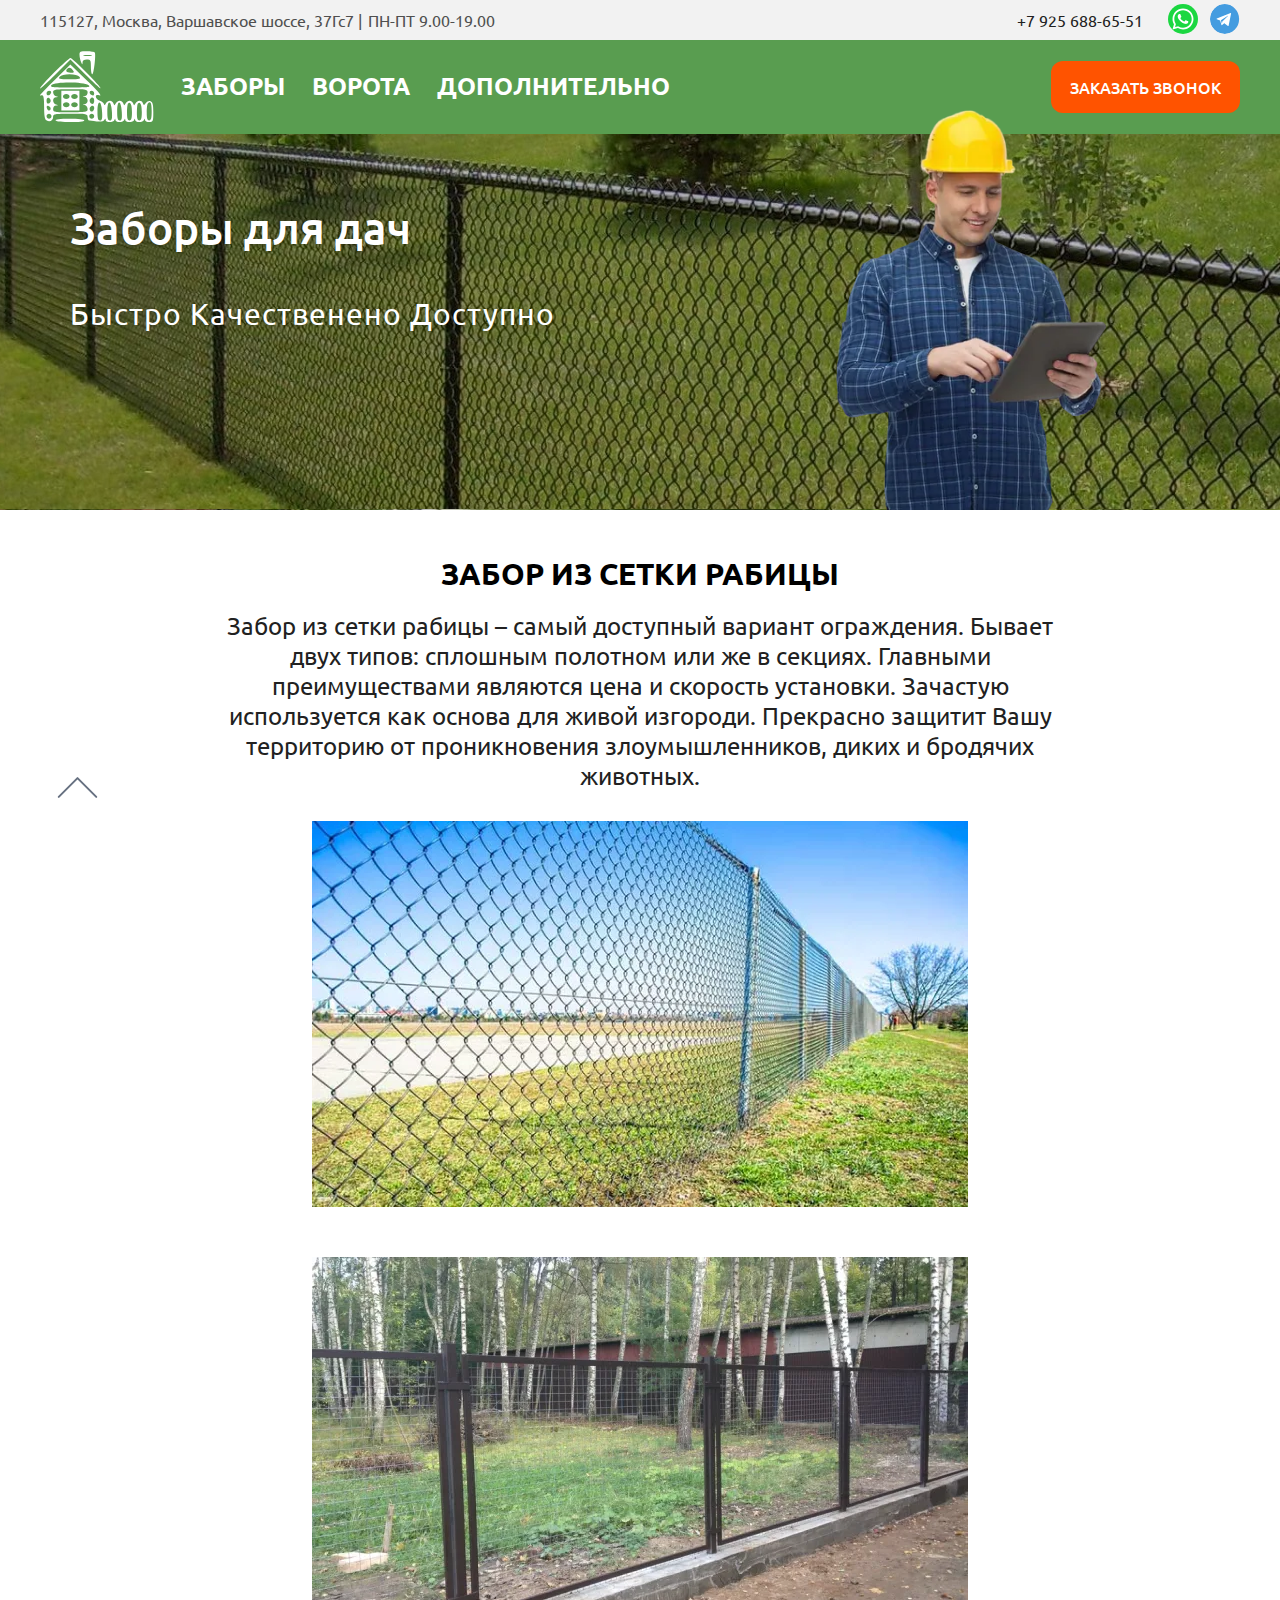
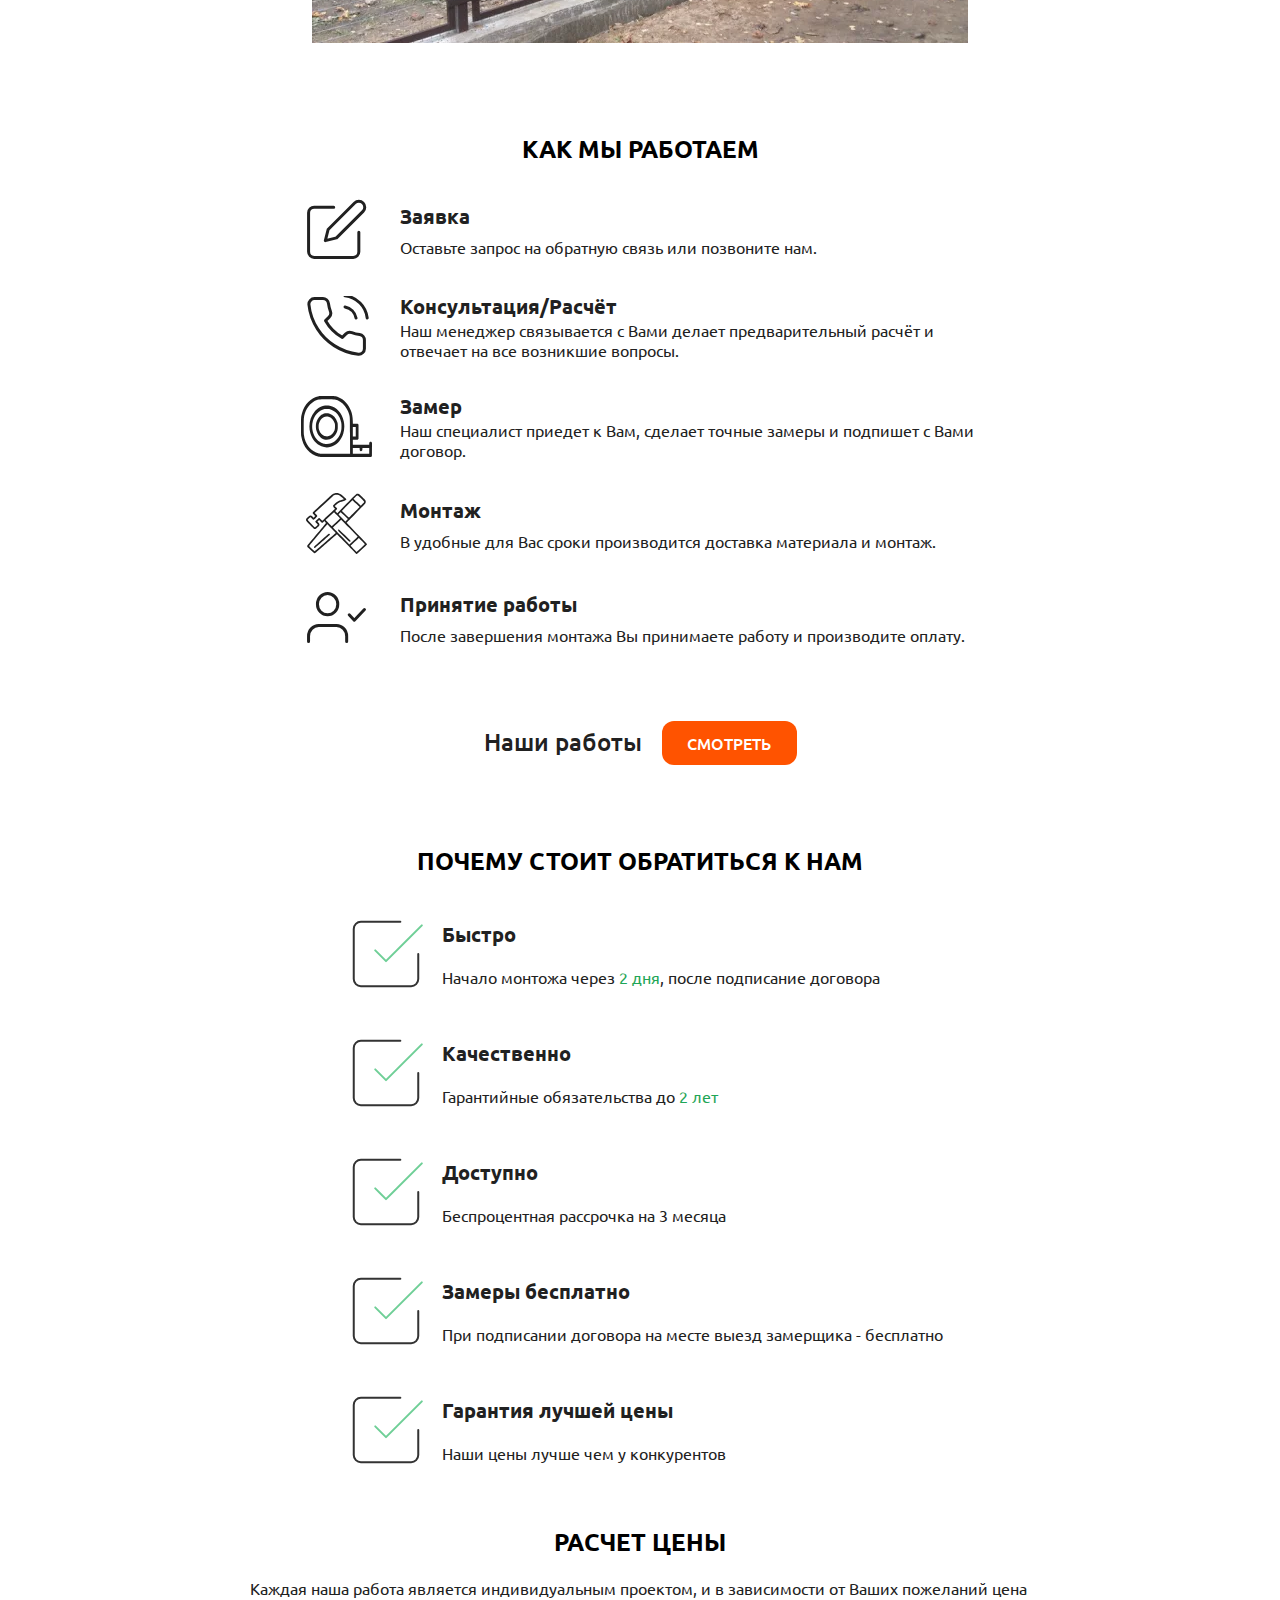
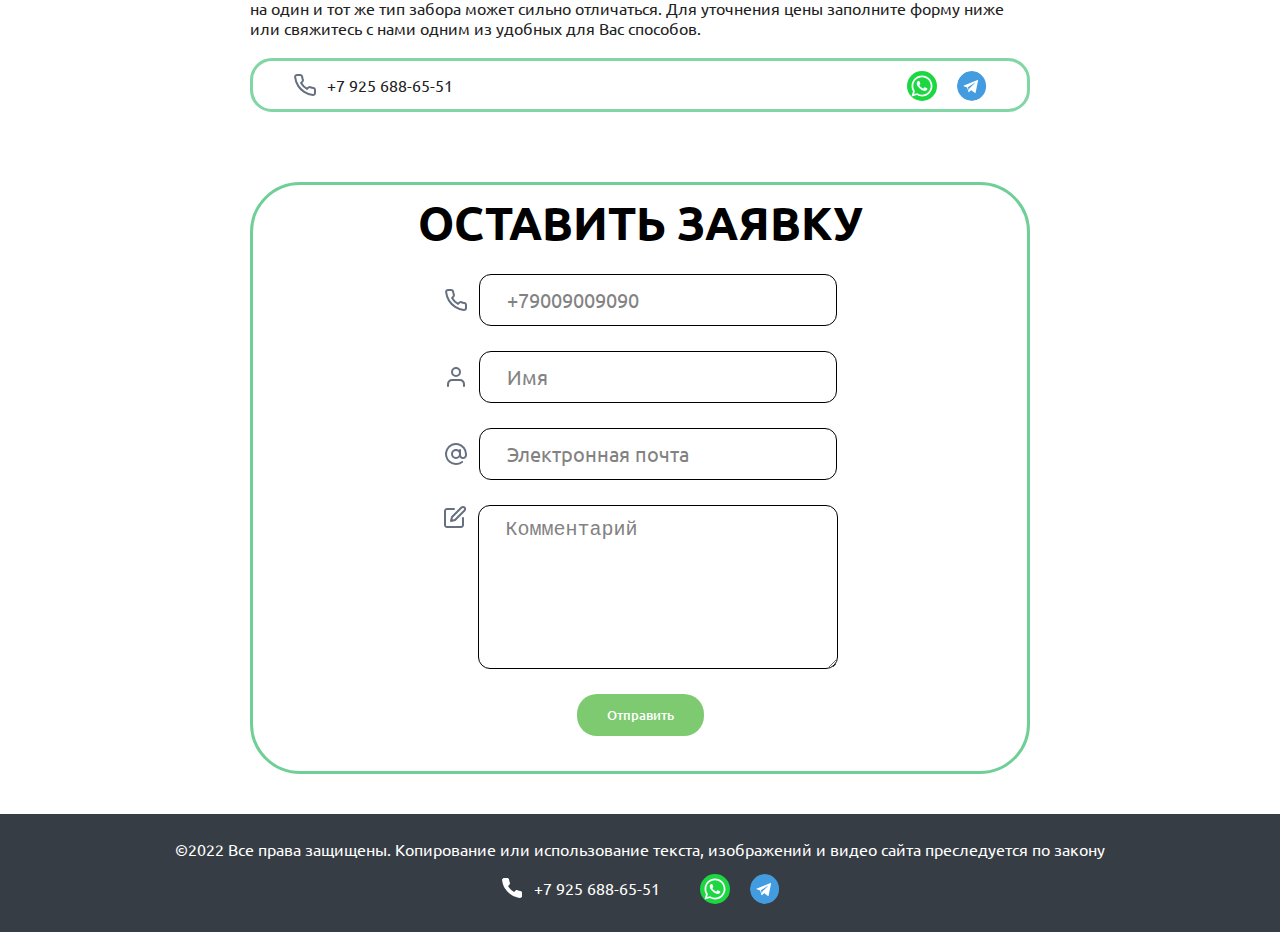
<file: mesh_netting.html>
<!DOCTYPE html><html><head>    <meta charset="UTF-8">    <meta name="viewport" content="width=device-width, initial-scale=1.0">    <meta name="description" content="ЗаборыДляДач">    <link rel="icon" href="favicon.ico"><link rel="icon" href="images/icons/favicon.svg" type="image/svg+xml">    <title>Забор из сетки рабицы</title>    <link rel="stylesheet" href="style/index.css"></head><body>    <div class="wrapper">        <header class="header">    <div class="header__line_info">    <div class="header__line_info__item">        <span>115127, Москва, Варшавское шоссе, 37Гс7</span>        <span style="padding: 0 2px">        <span style="padding: 0 2px">|</span>         <span>ПН-ПТ 9.00-19.00</span>    </div>    <div class="header__line_info__item">        <a class="mob__phone" data-phone="79256886551">            +7 925 688-65-51        </a>        <span class="header__line_info__network">            <a href="#">                <svg width="40" height="40" viewBox="0 0 40 40" fill="none" xmlns="http://www.w3.org/2000/svg">                    <path d="M40 0H0V40H40V0Z" fill="#1BD741"/>                    <path d="M6.01172 34.0039L7.97103 27.045C6.71108 24.9045 6.0477 22.4692 6.0477 19.9673C6.0477 12.2641 12.3147 5.99707 20.018 5.99707C27.7212 5.99707 33.9881 12.2641 33.9881 19.9673C33.9881 27.6706 27.7212 33.9376 20.018 33.9376C17.6177 33.9376 15.2674 33.3232 13.1881 32.1565L6.01172 34.0039ZM13.555 29.615L13.9826 29.8761C15.7955 30.9828 17.8825 31.5678 20.018 31.5678C26.4145 31.5678 31.6183 26.3638 31.6183 19.9673C31.6183 13.5708 26.4145 8.36689 20.018 8.36689C13.6215 8.36689 8.41752 13.5708 8.41752 19.9673C8.41752 22.1961 9.05097 24.3604 10.2492 26.2264L10.5372 26.6748L9.4089 30.6822L13.555 29.615Z" fill="white"/>                    <path d="M16.0939 13.4651L15.1874 13.4157C14.9026 13.4002 14.6233 13.4953 14.4081 13.6823C13.9687 14.0639 13.266 14.8017 13.0501 15.7631C12.7283 17.1967 13.2257 18.9521 14.513 20.7076C15.8004 22.463 18.1994 25.2716 22.4416 26.4712C23.8087 26.8578 24.884 26.5972 25.7137 26.0664C26.3709 25.6461 26.8239 24.9714 26.9871 24.2087L27.1319 23.5326C27.1779 23.3178 27.0688 23.0998 26.8692 23.0078L23.8055 21.5956C23.6066 21.504 23.3708 21.5619 23.237 21.7353L22.0343 23.2944C21.9435 23.4122 21.7879 23.4589 21.6475 23.4096C20.8238 23.1201 18.0648 21.9646 16.551 19.0485C16.4853 18.922 16.5016 18.7685 16.5948 18.6606L17.7442 17.3309C17.8617 17.1951 17.8913 17.0042 17.8208 16.8392L16.5002 13.7496C16.4298 13.5851 16.2723 13.4749 16.0939 13.4651Z" fill="white"/>                </svg>                          </a>            <a href="#">                <svg width="22" height="22" viewBox="0 0 22 22" fill="none" xmlns="http://www.w3.org/2000/svg">                    <ellipse cx="10.6721" cy="11" rx="10.6721" ry="11" fill="#449CE0"/>                    <path d="M4.98987 11.2063L7.44344 12.1493L8.39991 15.3212C8.44149 15.5355 8.69101 15.5784 8.85735 15.4498L10.2297 14.2925C10.3544 14.1639 10.5624 14.1639 10.7287 14.2925L13.1823 16.1356C13.3486 16.2642 13.5981 16.1785 13.6397 15.9642L15.4695 6.96285C15.5111 6.74853 15.3031 6.53421 15.0952 6.61994L4.98987 10.6491C4.74036 10.7348 4.74036 11.1206 4.98987 11.2063ZM8.27515 11.6778L13.0991 8.63452C13.1823 8.59166 13.2654 8.72025 13.1823 8.76311L9.23162 12.578C9.10686 12.7066 8.9821 12.878 8.9821 13.0923L8.85735 14.121C8.85735 14.2496 8.64942 14.2925 8.60783 14.121L8.1088 12.2351C7.98404 12.0207 8.06722 11.7636 8.27515 11.6778Z" fill="white"/>                </svg>            </a>        </span>    </div></div>    <div class="menu--fixed">    <nav class="header__navbar">        <div class="menu__item--logo mob-logo hidden">            <a href="index" style="display: block;">                <svg class="logotip" width="99" height="62" viewBox="0 0 99 62" fill="#fff" xmlns="http://www.w3.org/2000/svg">    <path fill-rule="evenodd" clip-rule="evenodd" d="M34.7285 6.20215C34.502 5.14062 34.3496 4.06543 34.3232 3.21387C34.2354 0.348633 34.9102 0 40.5566 0C44.04 0 47.2002 0.50293 47.5801 1.11816C48.7061 2.94531 46.7686 20 45.4336 20C44.7588 20 44.2061 17.1074 44.2061 13.5713C44.2061 7.66699 43.915 7.14258 40.6406 7.14258C38.2334 7.14258 37.043 7.95605 36.9756 9.64258C36.8906 11.7803 36.6982 11.7285 35.6494 9.28613C35.2998 8.47168 34.9717 7.34473 34.7285 6.20215ZM38.1455 3.86523C39.9092 4.20605 42.7988 4.20605 44.5625 3.86523C46.3262 3.52441 44.8828 3.24609 41.3535 3.24609C37.8242 3.24609 36.3818 3.52441 38.1455 3.86523ZM0 32.1426C0 31.3887 5.60156 25.1328 12.4473 18.2432C19.2939 11.3516 25.5635 5.71387 26.3809 5.71387C28.2812 5.71387 53.5645 31.0996 52.6133 32.0527C52.2217 32.4453 46.1709 27.001 39.1689 19.9541L26.4375 7.13965L13.2188 20.3271C5.94727 27.5801 0 32.8975 0 32.1426ZM0 38.0596C0 37.7803 5.93066 31.7031 13.1807 24.5576L26.3613 11.5645L39.3721 23.9961C52.0859 36.1455 54.9434 39.7158 50.623 38.0547C49.3096 37.5498 48.4834 38.0576 48.4834 39.3652C48.4834 40.5381 50.0879 42.1104 52.0488 42.8574C54.0098 43.6045 55.6338 45.0342 55.6562 46.0361C55.6826 47.0957 56.3086 46.8115 57.1543 45.3574C58.9746 42.2256 62.5498 42.1172 63.7139 45.1553C64.5234 47.2695 64.6992 47.2695 65.8799 45.1553C67.5322 42.1953 71.1357 42.1953 72.2695 45.1553C73.0791 47.2695 73.2549 47.2695 74.4355 45.1553C76.0889 42.1953 79.6924 42.1953 80.8252 45.1553C81.6357 47.2695 81.8105 47.2695 82.9912 45.1553C84.6172 42.2441 88.2422 42.1797 89.3389 45.041C90.0703 46.9531 90.3965 46.9229 91.9395 44.8096C92.9912 43.3701 94.6523 42.7568 96.0479 43.2939C97.8662 43.9932 98.3936 46.1348 98.3936 52.8125C98.3936 61.0498 98.2373 61.4287 94.8291 61.4287C92.8682 61.4287 91.2129 60.626 91.1514 59.6426C91.0615 58.2139 90.8945 58.2139 90.3203 59.6426C89.9238 60.626 88.0498 61.4287 86.1543 61.4287C84.2598 61.4287 82.6562 60.626 82.5957 59.6426C82.5059 58.2139 82.3389 58.2139 81.7637 59.6426C80.8271 61.9688 74.1865 61.9688 74.0391 59.6426C73.9492 58.2139 73.7822 58.2139 73.208 59.6426C72.8115 60.626 70.9375 61.4287 69.043 61.4287C67.1475 61.4287 65.5449 60.626 65.4834 59.6426C65.3936 58.2139 65.2266 58.2139 64.6523 59.6426C63.7148 61.9697 57.0469 61.9697 57.0186 59.6426C57.001 58.2646 56.7295 58.2783 55.8252 59.707C55.0576 60.917 52.7246 61.3232 49.0732 60.8799C46.0039 60.5088 43.0127 60.1572 42.4238 60.1016C41.834 60.0459 41.3535 58.7139 41.3535 57.1426C41.3535 54.4668 40.4023 54.2861 26.3809 54.2861C12.6396 54.2861 11.4082 54.5088 11.4082 56.9902C11.4082 60.1787 8.41602 61.6797 5.57422 59.9189C4.14355 59.0303 3.56445 55.6758 3.56445 48.2646C3.56445 40.7002 3.07715 37.9541 1.78223 38.2139C0.802734 38.4102 0 38.3418 0 38.0596ZM26.5547 18.5713C29.7178 18.5713 30.0215 18.2402 28.5195 16.4287C26.5879 14.0967 25.2432 13.7598 23.7666 15.2383C21.8008 17.209 22.9395 18.5713 26.5547 18.5713ZM25.668 24.2861C34.6904 24.2861 35.7734 24.0146 34.2236 22.1426C33.1016 20.7881 29.9561 20 25.668 20C21.3799 20 18.2344 20.7881 17.1113 22.1426C15.5615 24.0146 16.6455 24.2861 25.668 24.2861ZM26.4795 31.4287C42.8516 31.4287 44.4629 31.21 41.9824 29.3311C37.9971 26.3096 12.4756 26.2744 9.98145 29.2861C8.41895 31.1719 10.3984 31.4287 26.4795 31.4287ZM38.8584 38.7373C40.3486 38.6387 41.3535 37.4199 41.3535 35.7139C41.3535 33.0381 40.4023 32.8574 26.3809 32.8574C12.5488 32.8574 11.4082 33.0674 11.4082 35.6104C11.4082 37.123 12.5312 38.6553 13.9033 39.0156C16.2803 39.6367 16.2803 39.6768 13.9033 39.834C13.1455 39.8848 12.5 40.2383 12.0557 40.793C11.6465 41.3037 11.4082 41.9834 11.4082 42.7529C11.4082 44.2656 12.5312 45.7988 13.9033 46.1582C16.2803 46.7803 16.2803 46.8203 13.9033 46.9775C12.4131 47.0762 11.4082 48.2939 11.4082 50C11.4082 52.6758 12.3594 52.8574 26.3809 52.8574C40.2129 52.8574 41.3535 52.6475 41.3535 50.1045C41.3535 48.5918 40.2305 47.0586 38.8584 46.6982C37.917 46.4521 37.3486 46.2979 37.1533 46.1904C36.8545 46.0273 37.4229 45.9746 38.8584 45.8799C40.3145 45.7832 41.3535 44.5674 41.3535 42.9619C41.3535 41.4482 40.2305 39.916 38.8584 39.5557C37.9609 39.3213 37.4023 39.1699 37.1826 39.0635C36.8203 38.8877 37.3789 38.835 38.8584 38.7373ZM5.7041 36.5469C5.7041 39.0703 8.77441 38.6318 9.65527 35.9824C9.96582 35.0488 9.20312 34.2861 7.96094 34.2861C6.71875 34.2861 5.7041 35.3027 5.7041 36.5469ZM18.5381 51.4287V42.8574V34.2861H26.3809H34.2236V42.8574V51.4287H26.3809H18.5381ZM45.3652 38.2441C46.2959 38.5557 47.0576 37.791 47.0576 36.5469C47.0576 35.3027 46.043 34.2861 44.8008 34.2861C42.2822 34.2861 42.7197 37.3613 45.3652 38.2441ZM22.8154 41.4287C24.4004 41.4287 25.668 40.4756 25.668 39.2861C25.668 38.0957 24.4004 37.1426 22.8154 37.1426C21.2314 37.1426 19.9639 38.0957 19.9639 39.2861C19.9639 40.4756 21.2314 41.4287 22.8154 41.4287ZM29.9463 41.4287C31.5303 41.4287 32.7979 40.4756 32.7979 39.2861C32.7979 38.0957 31.5303 37.1426 29.9463 37.1426C28.3613 37.1426 27.0938 38.0957 27.0938 39.2861C27.0938 40.4756 28.3613 41.4287 29.9463 41.4287ZM7.48633 45.3574C8.46777 45.0303 9.26855 43.9043 9.26855 42.8574C9.26855 41.8096 8.46777 40.6846 7.48633 40.3574C6.42578 40.0029 5.7041 41.0156 5.7041 42.8574C5.7041 44.6982 6.42578 45.7119 7.48633 45.3574ZM45.7158 45.7139C46.4551 45.7139 47.0576 44.4287 47.0576 42.8574C47.0576 39.8447 44.9834 39.0127 43.4932 41.4287C42.4531 43.1143 43.8027 45.7139 45.7158 45.7139ZM22.8154 48.5713C24.4004 48.5713 25.668 47.6182 25.668 46.4287C25.668 45.2383 24.4004 44.2861 22.8154 44.2861C21.2314 44.2861 19.9639 45.2383 19.9639 46.4287C19.9639 47.6182 21.2314 48.5713 22.8154 48.5713ZM29.9463 48.5713C31.5303 48.5713 32.7979 47.6182 32.7979 46.4287C32.7979 45.2383 31.5303 44.2861 29.9463 44.2861C28.3613 44.2861 27.0938 45.2383 27.0938 46.4287C27.0938 47.6182 28.3613 48.5713 29.9463 48.5713ZM52.123 60C53.8945 60 54.251 58.5225 53.9053 52.6133C53.2881 42.0312 49.9102 41.5332 49.9102 52.0244C49.9102 58.2812 50.3877 60 52.123 60ZM60.6787 60C62.4502 60 62.8066 58.5225 62.4619 52.6133C61.8438 42.0312 58.4658 41.5332 58.4658 52.0244C58.4658 58.2812 58.9434 60 60.6787 60ZM69.2354 60C71.0059 60 71.3623 58.5225 71.0176 52.6133C70.4004 42.0312 67.0215 41.5332 67.0215 52.0244C67.0215 58.2812 67.5 60 69.2354 60ZM77.7168 60C79.3301 60 79.8555 58.2627 79.8555 52.9414C79.8555 46.2695 78.5244 43.2383 76.4893 45.2773C75.9883 45.7803 75.5781 49.2969 75.5781 53.0957C75.5781 58.2803 76.1113 60 77.7168 60ZM86.2725 60C87.8857 60 88.4121 58.2627 88.4121 52.9414C88.4121 46.2695 87.0801 43.2383 85.0449 45.2773C84.7861 45.5381 84.5508 46.6074 84.3848 48.1064C84.2295 49.501 84.1338 51.2656 84.1338 53.0957C84.1338 58.2803 84.667 60 86.2725 60ZM94.8291 60C96.4717 60 96.9678 58.1738 96.9678 52.1426C96.9678 44.8643 96.0068 42.8682 93.6406 45.2383C93.1182 45.7617 92.6904 49.2969 92.6904 53.0957C92.6904 58.2803 93.2236 60 94.8291 60ZM5.92383 49.1973C6.47852 51.874 9.26855 52.3457 9.26855 49.7617C9.26855 48.8457 8.40625 47.8076 7.34961 47.4541C6.15039 47.0547 5.61719 47.707 5.92383 49.1973ZM46.8818 50.3301C46.9941 49.96 47.0576 49.5723 47.0576 49.2012C47.0576 46.8447 44.8047 46.4453 43.4932 48.5713C42.3291 50.457 44.0352 53.1318 45.7305 52.0811C46.2217 51.7773 46.6523 51.0918 46.8818 50.3301ZM7.84277 58.5713C9.01953 58.5713 9.98145 57.6074 9.98145 56.4287C9.98145 55.25 9.01953 54.2861 7.84277 54.2861C6.66602 54.2861 5.7041 55.25 5.7041 56.4287C5.7041 57.6074 6.66602 58.5713 7.84277 58.5713ZM44.9189 58.5713C46.0957 58.5713 47.0576 57.6074 47.0576 56.4287C47.0576 55.25 46.0957 54.2861 44.9189 54.2861C43.7422 54.2861 42.7803 55.25 42.7803 56.4287C42.7803 57.6074 43.7422 58.5713 44.9189 58.5713ZM26.4648 61.4287C19.8438 61.4287 14.0312 60.7861 13.5469 60C12.9834 59.0869 17.334 58.5713 25.584 58.5713C33.2461 58.5713 38.502 59.1533 38.502 60C38.502 60.8398 33.5391 61.4287 26.4648 61.4287Z" fill="#fff"/></svg>            </a>        </div>        <ul class="menu menu--mob">            <li class="menu__item--logo menu__desk-logo">                <a href="index">                    <svg class="logotip" width="99" height="62" viewBox="0 0 99 62" fill="#fff" xmlns="http://www.w3.org/2000/svg">    <path fill-rule="evenodd" clip-rule="evenodd" d="M34.7285 6.20215C34.502 5.14062 34.3496 4.06543 34.3232 3.21387C34.2354 0.348633 34.9102 0 40.5566 0C44.04 0 47.2002 0.50293 47.5801 1.11816C48.7061 2.94531 46.7686 20 45.4336 20C44.7588 20 44.2061 17.1074 44.2061 13.5713C44.2061 7.66699 43.915 7.14258 40.6406 7.14258C38.2334 7.14258 37.043 7.95605 36.9756 9.64258C36.8906 11.7803 36.6982 11.7285 35.6494 9.28613C35.2998 8.47168 34.9717 7.34473 34.7285 6.20215ZM38.1455 3.86523C39.9092 4.20605 42.7988 4.20605 44.5625 3.86523C46.3262 3.52441 44.8828 3.24609 41.3535 3.24609C37.8242 3.24609 36.3818 3.52441 38.1455 3.86523ZM0 32.1426C0 31.3887 5.60156 25.1328 12.4473 18.2432C19.2939 11.3516 25.5635 5.71387 26.3809 5.71387C28.2812 5.71387 53.5645 31.0996 52.6133 32.0527C52.2217 32.4453 46.1709 27.001 39.1689 19.9541L26.4375 7.13965L13.2188 20.3271C5.94727 27.5801 0 32.8975 0 32.1426ZM0 38.0596C0 37.7803 5.93066 31.7031 13.1807 24.5576L26.3613 11.5645L39.3721 23.9961C52.0859 36.1455 54.9434 39.7158 50.623 38.0547C49.3096 37.5498 48.4834 38.0576 48.4834 39.3652C48.4834 40.5381 50.0879 42.1104 52.0488 42.8574C54.0098 43.6045 55.6338 45.0342 55.6562 46.0361C55.6826 47.0957 56.3086 46.8115 57.1543 45.3574C58.9746 42.2256 62.5498 42.1172 63.7139 45.1553C64.5234 47.2695 64.6992 47.2695 65.8799 45.1553C67.5322 42.1953 71.1357 42.1953 72.2695 45.1553C73.0791 47.2695 73.2549 47.2695 74.4355 45.1553C76.0889 42.1953 79.6924 42.1953 80.8252 45.1553C81.6357 47.2695 81.8105 47.2695 82.9912 45.1553C84.6172 42.2441 88.2422 42.1797 89.3389 45.041C90.0703 46.9531 90.3965 46.9229 91.9395 44.8096C92.9912 43.3701 94.6523 42.7568 96.0479 43.2939C97.8662 43.9932 98.3936 46.1348 98.3936 52.8125C98.3936 61.0498 98.2373 61.4287 94.8291 61.4287C92.8682 61.4287 91.2129 60.626 91.1514 59.6426C91.0615 58.2139 90.8945 58.2139 90.3203 59.6426C89.9238 60.626 88.0498 61.4287 86.1543 61.4287C84.2598 61.4287 82.6562 60.626 82.5957 59.6426C82.5059 58.2139 82.3389 58.2139 81.7637 59.6426C80.8271 61.9688 74.1865 61.9688 74.0391 59.6426C73.9492 58.2139 73.7822 58.2139 73.208 59.6426C72.8115 60.626 70.9375 61.4287 69.043 61.4287C67.1475 61.4287 65.5449 60.626 65.4834 59.6426C65.3936 58.2139 65.2266 58.2139 64.6523 59.6426C63.7148 61.9697 57.0469 61.9697 57.0186 59.6426C57.001 58.2646 56.7295 58.2783 55.8252 59.707C55.0576 60.917 52.7246 61.3232 49.0732 60.8799C46.0039 60.5088 43.0127 60.1572 42.4238 60.1016C41.834 60.0459 41.3535 58.7139 41.3535 57.1426C41.3535 54.4668 40.4023 54.2861 26.3809 54.2861C12.6396 54.2861 11.4082 54.5088 11.4082 56.9902C11.4082 60.1787 8.41602 61.6797 5.57422 59.9189C4.14355 59.0303 3.56445 55.6758 3.56445 48.2646C3.56445 40.7002 3.07715 37.9541 1.78223 38.2139C0.802734 38.4102 0 38.3418 0 38.0596ZM26.5547 18.5713C29.7178 18.5713 30.0215 18.2402 28.5195 16.4287C26.5879 14.0967 25.2432 13.7598 23.7666 15.2383C21.8008 17.209 22.9395 18.5713 26.5547 18.5713ZM25.668 24.2861C34.6904 24.2861 35.7734 24.0146 34.2236 22.1426C33.1016 20.7881 29.9561 20 25.668 20C21.3799 20 18.2344 20.7881 17.1113 22.1426C15.5615 24.0146 16.6455 24.2861 25.668 24.2861ZM26.4795 31.4287C42.8516 31.4287 44.4629 31.21 41.9824 29.3311C37.9971 26.3096 12.4756 26.2744 9.98145 29.2861C8.41895 31.1719 10.3984 31.4287 26.4795 31.4287ZM38.8584 38.7373C40.3486 38.6387 41.3535 37.4199 41.3535 35.7139C41.3535 33.0381 40.4023 32.8574 26.3809 32.8574C12.5488 32.8574 11.4082 33.0674 11.4082 35.6104C11.4082 37.123 12.5312 38.6553 13.9033 39.0156C16.2803 39.6367 16.2803 39.6768 13.9033 39.834C13.1455 39.8848 12.5 40.2383 12.0557 40.793C11.6465 41.3037 11.4082 41.9834 11.4082 42.7529C11.4082 44.2656 12.5312 45.7988 13.9033 46.1582C16.2803 46.7803 16.2803 46.8203 13.9033 46.9775C12.4131 47.0762 11.4082 48.2939 11.4082 50C11.4082 52.6758 12.3594 52.8574 26.3809 52.8574C40.2129 52.8574 41.3535 52.6475 41.3535 50.1045C41.3535 48.5918 40.2305 47.0586 38.8584 46.6982C37.917 46.4521 37.3486 46.2979 37.1533 46.1904C36.8545 46.0273 37.4229 45.9746 38.8584 45.8799C40.3145 45.7832 41.3535 44.5674 41.3535 42.9619C41.3535 41.4482 40.2305 39.916 38.8584 39.5557C37.9609 39.3213 37.4023 39.1699 37.1826 39.0635C36.8203 38.8877 37.3789 38.835 38.8584 38.7373ZM5.7041 36.5469C5.7041 39.0703 8.77441 38.6318 9.65527 35.9824C9.96582 35.0488 9.20312 34.2861 7.96094 34.2861C6.71875 34.2861 5.7041 35.3027 5.7041 36.5469ZM18.5381 51.4287V42.8574V34.2861H26.3809H34.2236V42.8574V51.4287H26.3809H18.5381ZM45.3652 38.2441C46.2959 38.5557 47.0576 37.791 47.0576 36.5469C47.0576 35.3027 46.043 34.2861 44.8008 34.2861C42.2822 34.2861 42.7197 37.3613 45.3652 38.2441ZM22.8154 41.4287C24.4004 41.4287 25.668 40.4756 25.668 39.2861C25.668 38.0957 24.4004 37.1426 22.8154 37.1426C21.2314 37.1426 19.9639 38.0957 19.9639 39.2861C19.9639 40.4756 21.2314 41.4287 22.8154 41.4287ZM29.9463 41.4287C31.5303 41.4287 32.7979 40.4756 32.7979 39.2861C32.7979 38.0957 31.5303 37.1426 29.9463 37.1426C28.3613 37.1426 27.0938 38.0957 27.0938 39.2861C27.0938 40.4756 28.3613 41.4287 29.9463 41.4287ZM7.48633 45.3574C8.46777 45.0303 9.26855 43.9043 9.26855 42.8574C9.26855 41.8096 8.46777 40.6846 7.48633 40.3574C6.42578 40.0029 5.7041 41.0156 5.7041 42.8574C5.7041 44.6982 6.42578 45.7119 7.48633 45.3574ZM45.7158 45.7139C46.4551 45.7139 47.0576 44.4287 47.0576 42.8574C47.0576 39.8447 44.9834 39.0127 43.4932 41.4287C42.4531 43.1143 43.8027 45.7139 45.7158 45.7139ZM22.8154 48.5713C24.4004 48.5713 25.668 47.6182 25.668 46.4287C25.668 45.2383 24.4004 44.2861 22.8154 44.2861C21.2314 44.2861 19.9639 45.2383 19.9639 46.4287C19.9639 47.6182 21.2314 48.5713 22.8154 48.5713ZM29.9463 48.5713C31.5303 48.5713 32.7979 47.6182 32.7979 46.4287C32.7979 45.2383 31.5303 44.2861 29.9463 44.2861C28.3613 44.2861 27.0938 45.2383 27.0938 46.4287C27.0938 47.6182 28.3613 48.5713 29.9463 48.5713ZM52.123 60C53.8945 60 54.251 58.5225 53.9053 52.6133C53.2881 42.0312 49.9102 41.5332 49.9102 52.0244C49.9102 58.2812 50.3877 60 52.123 60ZM60.6787 60C62.4502 60 62.8066 58.5225 62.4619 52.6133C61.8438 42.0312 58.4658 41.5332 58.4658 52.0244C58.4658 58.2812 58.9434 60 60.6787 60ZM69.2354 60C71.0059 60 71.3623 58.5225 71.0176 52.6133C70.4004 42.0312 67.0215 41.5332 67.0215 52.0244C67.0215 58.2812 67.5 60 69.2354 60ZM77.7168 60C79.3301 60 79.8555 58.2627 79.8555 52.9414C79.8555 46.2695 78.5244 43.2383 76.4893 45.2773C75.9883 45.7803 75.5781 49.2969 75.5781 53.0957C75.5781 58.2803 76.1113 60 77.7168 60ZM86.2725 60C87.8857 60 88.4121 58.2627 88.4121 52.9414C88.4121 46.2695 87.0801 43.2383 85.0449 45.2773C84.7861 45.5381 84.5508 46.6074 84.3848 48.1064C84.2295 49.501 84.1338 51.2656 84.1338 53.0957C84.1338 58.2803 84.667 60 86.2725 60ZM94.8291 60C96.4717 60 96.9678 58.1738 96.9678 52.1426C96.9678 44.8643 96.0068 42.8682 93.6406 45.2383C93.1182 45.7617 92.6904 49.2969 92.6904 53.0957C92.6904 58.2803 93.2236 60 94.8291 60ZM5.92383 49.1973C6.47852 51.874 9.26855 52.3457 9.26855 49.7617C9.26855 48.8457 8.40625 47.8076 7.34961 47.4541C6.15039 47.0547 5.61719 47.707 5.92383 49.1973ZM46.8818 50.3301C46.9941 49.96 47.0576 49.5723 47.0576 49.2012C47.0576 46.8447 44.8047 46.4453 43.4932 48.5713C42.3291 50.457 44.0352 53.1318 45.7305 52.0811C46.2217 51.7773 46.6523 51.0918 46.8818 50.3301ZM7.84277 58.5713C9.01953 58.5713 9.98145 57.6074 9.98145 56.4287C9.98145 55.25 9.01953 54.2861 7.84277 54.2861C6.66602 54.2861 5.7041 55.25 5.7041 56.4287C5.7041 57.6074 6.66602 58.5713 7.84277 58.5713ZM44.9189 58.5713C46.0957 58.5713 47.0576 57.6074 47.0576 56.4287C47.0576 55.25 46.0957 54.2861 44.9189 54.2861C43.7422 54.2861 42.7803 55.25 42.7803 56.4287C42.7803 57.6074 43.7422 58.5713 44.9189 58.5713ZM26.4648 61.4287C19.8438 61.4287 14.0312 60.7861 13.5469 60C12.9834 59.0869 17.334 58.5713 25.584 58.5713C33.2461 58.5713 38.502 59.1533 38.502 60C38.502 60.8398 33.5391 61.4287 26.4648 61.4287Z" fill="#fff"/></svg>                </a>            </li>            <li class="menu__item">                <a class="menu__link menu__list">заборы</a>                <ul class="submenu hidden">                    <li class="menu__item">                        <a href="corrugated_board" class="menu__link">из профнастила</a>                    </li>                    <li class="menu__item">                        <a href="euro_picket_fence" class="menu__link">из евроштакетника</a>                    </li>                    <li class="menu__item">                        <a href="3d_panels" class="menu__link">из 3D панелей</a>                    </li>                    <li class="menu__item">                        <a href="mesh_netting" class="menu__link">из сетки рабицы</a>                    </li>                </ul>            </li>            <li class="menu__item">                <a href="gates_and_gates" class="menu__link">ворота</a>            </li>            <li class="menu__item hidden">                <a href="gallary" class="menu__link">галерея</a>            </li>            <li class="menu__item">                <a href="extra" class="menu__link">дополнительно</a>            </li>        </ul>        <picture><source srcset="./images/person.webp" type="image/webp"><img src="./images/person.png" alt="personal" class="header__person"></picture>        <svg width="38" height="38" class="menu__icon hidden" viewBox="0 0 38 38" fill="none" xmlns="http://www.w3.org/2000/svg">            <g clip-path="url(#clip0_3_180)">            <path d="M34.503 4.76984H3.49696C1.56876 4.76984 0 6.33852 0 8.26918C0 10.1974 1.56876 11.7661 3.49696 11.7661H34.503C36.4312 11.7661 38 10.1974 38 8.26918C38 6.33852 36.4312 4.76984 34.503 4.76984Z" fill="white"/>            <path d="M34.503 15.502H3.49696C1.56876 15.502 0 17.0707 0 19.0014C0 20.9296 1.56876 22.4983 3.49696 22.4983H34.503C36.4312 22.4983 38 20.9296 38 19.0014C38 17.0707 36.4312 15.502 34.503 15.502Z" fill="white"/>            <path d="M34.503 26.2339H3.49696C1.56876 26.2339 0 27.8027 0 29.7333C0 31.6615 1.56876 33.2303 3.49696 33.2303H34.503C36.4312 33.2303 38 31.6615 38 29.7333C38 27.8027 36.4312 26.2339 34.503 26.2339Z" fill="white"/>            </g>            <defs>            <clipPath id="clip0_3_180">            <rect width="38" height="38" fill="white"/>            </clipPath>            </defs>        </svg>        <div class="menu--full hidden"></div>        <aclass="btn menu__button  menu--mob form--scroll">    Заказать звонок</a>    </nav></div></header>        <article class="banner" style="background-image: url('images/banner/bg-mesh_netting.png');">    <div class="banner--hide">        <h2 class="banner__title">Заборы для дач</h2>        <p class="banner__paragraph">Быстро  Качественено  Доступно</p>    </div></article>        <section class="name_page">    <h1 class="name_page__title title__section">Забор из сетки рабицы</h1>    <p class="name_page__paragraph">Забор из сетки рабицы – самый доступный вариант ограждения. Бывает двух типов: сплошным полотном или же в секциях. Главными преимуществами являются цена и скорость установки. Зачастую используется как основа для живой изгороди. Прекрасно защитит Вашу территорию от проникновения злоумышленников, диких и бродячих животных.</p></section>        <div class="preview">    <picture><source srcset="images/mesh_netting/1.webp" type="image/webp"><img src="images/mesh_netting/1.png" alt="Изображение - Забор из сетки рабицы (вид 1)" class="preview__tem"></picture>    <picture><source srcset="images/mesh_netting/2.webp" type="image/webp"><img src="images/mesh_netting/2.png" alt="Изображение - Забор из сетки рабицы (вид 2)" class="preview__tem"></picture></div>        <section class="icon_text we_work">    <h2 class="icon_text__title title__section">Как мы работаем</h2>    <div class="icon_text__list">        <div class="icon_text__item">    <div class="icon_text__item__icon we_work__icon icon--svg" style="-webkit-mask-image: url('./images/icons/we_work/edit.svg'); mask-image: url('./images/icons/we_work/edit.svg');"></div>    <h3 class="icon_text__item__title">Заявка</h3>    <p class="icon_text__item__paragraph">Оставьте запрос на обратную связь или позвоните нам.</p></div>        <div class="icon_text__item">    <div class="icon_text__item__icon we_work__icon icon--svg" style="-webkit-mask-image: url('./images/icons/we_work/phone-call.svg'); mask-image: url('./images/icons/we_work/phone-call.svg');"></div>    <h3 class="icon_text__item__title">Консультация/Расчёт</h3>    <p class="icon_text__item__paragraph">Наш менеджер связывается с Вами делает предварительный расчёт и отвечает на все возникшие вопросы.</p></div>        <div class="icon_text__item">    <div class="icon_text__item__icon we_work__icon icon--svg" style="-webkit-mask-image: url('./images/icons/we_work/roulet.svg'); mask-image: url('./images/icons/we_work/roulet.svg');"></div>    <h3 class="icon_text__item__title">Замер</h3>    <p class="icon_text__item__paragraph">Наш специалист приедет к Вам, сделает точные замеры и подпишет с Вами договор.</p></div>        <div class="icon_text__item">    <div class="icon_text__item__icon we_work__icon icon--svg" style="-webkit-mask-image: url('./images/icons/we_work/repair.svg'); mask-image: url('./images/icons/we_work/repair.svg');"></div>    <h3 class="icon_text__item__title">Монтаж</h3>    <p class="icon_text__item__paragraph">В удобные для Вас сроки производится доставка материала и монтаж.</p></div>        <div class="icon_text__item">    <div class="icon_text__item__icon we_work__icon icon--svg" style="-webkit-mask-image: url('./images/icons/we_work/user-check.svg'); mask-image: url('./images/icons/we_work/user-check.svg');"></div>    <h3 class="icon_text__item__title">Принятие работы</h3>    <p class="icon_text__item__paragraph">После завершения монтажа Вы принимаете работу и производите оплату.</p></div>    </div></section>        <div class="gallary__go_page">    <h2 class="gallary__go_page__text">Наши работы</h2>        <a     href="gallary" class="btn call_to_action form--scroll gallary__go_page__link">    смотреть</a></div>        <section class="icon_text benefist">    <h2 class="icon_text__title title__section">Почему стоит обратиться к нам</h2>    <div class="icon_text__list">        <div class="icon_text__item">    <svg class="icon_text__item__icon" width="86" height="86" viewBox="0 0 86 86" fill="none" xmlns="http://www.w3.org/2000/svg">        <path d="M32.25 39.4163L43 50.1663L78.8333 14.333" stroke="#6FCF97" stroke-width="2" stroke-linecap="round" stroke-linejoin="round"/>        <path d="M75.25 43V68.0833C75.25 69.9841 74.4949 71.8069 73.1509 73.1509C71.8069 74.4949 69.9841 75.25 68.0833 75.25H17.9167C16.0159 75.25 14.1931 74.4949 12.8491 73.1509C11.5051 71.8069 10.75 69.9841 10.75 68.0833V17.9167C10.75 16.0159 11.5051 14.1931 12.8491 12.8491C14.1931 11.5051 16.0159 10.75 17.9167 10.75H57.3333" stroke="#333333" stroke-width="2" stroke-linecap="round" stroke-linejoin="round"/>    </svg>    <h3 class="icon_text__item__title">Быстро</h3>    <p class="icon_text__item__paragraph">Начало монтожа через <span class='attent'>2 дня</span>, после подписание договора</p></div>        <div class="icon_text__item">    <svg class="icon_text__item__icon" width="86" height="86" viewBox="0 0 86 86" fill="none" xmlns="http://www.w3.org/2000/svg">        <path d="M32.25 39.4163L43 50.1663L78.8333 14.333" stroke="#6FCF97" stroke-width="2" stroke-linecap="round" stroke-linejoin="round"/>        <path d="M75.25 43V68.0833C75.25 69.9841 74.4949 71.8069 73.1509 73.1509C71.8069 74.4949 69.9841 75.25 68.0833 75.25H17.9167C16.0159 75.25 14.1931 74.4949 12.8491 73.1509C11.5051 71.8069 10.75 69.9841 10.75 68.0833V17.9167C10.75 16.0159 11.5051 14.1931 12.8491 12.8491C14.1931 11.5051 16.0159 10.75 17.9167 10.75H57.3333" stroke="#333333" stroke-width="2" stroke-linecap="round" stroke-linejoin="round"/>    </svg>    <h3 class="icon_text__item__title">Качественно</h3>    <p class="icon_text__item__paragraph">Гарантийные обязательства до <span class='attent'>2 лет</span></p></div>        <div class="icon_text__item">    <svg class="icon_text__item__icon" width="86" height="86" viewBox="0 0 86 86" fill="none" xmlns="http://www.w3.org/2000/svg">        <path d="M32.25 39.4163L43 50.1663L78.8333 14.333" stroke="#6FCF97" stroke-width="2" stroke-linecap="round" stroke-linejoin="round"/>        <path d="M75.25 43V68.0833C75.25 69.9841 74.4949 71.8069 73.1509 73.1509C71.8069 74.4949 69.9841 75.25 68.0833 75.25H17.9167C16.0159 75.25 14.1931 74.4949 12.8491 73.1509C11.5051 71.8069 10.75 69.9841 10.75 68.0833V17.9167C10.75 16.0159 11.5051 14.1931 12.8491 12.8491C14.1931 11.5051 16.0159 10.75 17.9167 10.75H57.3333" stroke="#333333" stroke-width="2" stroke-linecap="round" stroke-linejoin="round"/>    </svg>    <h3 class="icon_text__item__title">Доступно</h3>    <p class="icon_text__item__paragraph">Беспроцентная рассрочка на 3 месяца</p></div>        <div class="icon_text__item">    <svg class="icon_text__item__icon" width="86" height="86" viewBox="0 0 86 86" fill="none" xmlns="http://www.w3.org/2000/svg">        <path d="M32.25 39.4163L43 50.1663L78.8333 14.333" stroke="#6FCF97" stroke-width="2" stroke-linecap="round" stroke-linejoin="round"/>        <path d="M75.25 43V68.0833C75.25 69.9841 74.4949 71.8069 73.1509 73.1509C71.8069 74.4949 69.9841 75.25 68.0833 75.25H17.9167C16.0159 75.25 14.1931 74.4949 12.8491 73.1509C11.5051 71.8069 10.75 69.9841 10.75 68.0833V17.9167C10.75 16.0159 11.5051 14.1931 12.8491 12.8491C14.1931 11.5051 16.0159 10.75 17.9167 10.75H57.3333" stroke="#333333" stroke-width="2" stroke-linecap="round" stroke-linejoin="round"/>    </svg>    <h3 class="icon_text__item__title">Замеры бесплатно</h3>    <p class="icon_text__item__paragraph">При подписании договора на месте выезд замерщика - бесплатно</p></div>        <div class="icon_text__item">    <svg class="icon_text__item__icon" width="86" height="86" viewBox="0 0 86 86" fill="none" xmlns="http://www.w3.org/2000/svg">        <path d="M32.25 39.4163L43 50.1663L78.8333 14.333" stroke="#6FCF97" stroke-width="2" stroke-linecap="round" stroke-linejoin="round"/>        <path d="M75.25 43V68.0833C75.25 69.9841 74.4949 71.8069 73.1509 73.1509C71.8069 74.4949 69.9841 75.25 68.0833 75.25H17.9167C16.0159 75.25 14.1931 74.4949 12.8491 73.1509C11.5051 71.8069 10.75 69.9841 10.75 68.0833V17.9167C10.75 16.0159 11.5051 14.1931 12.8491 12.8491C14.1931 11.5051 16.0159 10.75 17.9167 10.75H57.3333" stroke="#333333" stroke-width="2" stroke-linecap="round" stroke-linejoin="round"/>    </svg>    <h3 class="icon_text__item__title">Гарантия лучшей цены</h3>    <p class="icon_text__item__paragraph">Наши цены лучше чем у конкурентов</p></div>    </div></section>        <section class="price">    <h2 class="title__section">Расчет цены</h2>    <div class="price__context">        <p class="price__text">Каждая наша работа является индивидуальным проектом, и в зависимости от Ваших пожеланий цена на один и тот же тип забора может сильно отличаться. Для уточнения цены заполните форму ниже или свяжитесь с нами одним из удобных для Вас способов.</p>        <div class="price__network">            <div class="price__network_phone">                <a class="mob__phone" data-phone="79256886551">                    <svg width="24" height="24" viewBox="0 0 24 24" fill="none" xmlns="http://www.w3.org/2000/svg">                        <path d="M22.0004 16.9201V19.9201C22.0016 20.1986 21.9445 20.4743 21.8329 20.7294C21.7214 20.9846 21.5577 21.2137 21.3525 21.402C21.1473 21.5902 20.905 21.7336 20.6412 21.8228C20.3773 21.912 20.0978 21.9452 19.8204 21.9201C16.7433 21.5857 13.7874 20.5342 11.1904 18.8501C8.77425 17.3148 6.72576 15.2663 5.19042 12.8501C3.5004 10.2413 2.44866 7.27109 2.12042 4.1801C2.09543 3.90356 2.1283 3.62486 2.21692 3.36172C2.30555 3.09859 2.44799 2.85679 2.63519 2.65172C2.82238 2.44665 3.05023 2.28281 3.30421 2.17062C3.5582 2.05843 3.83276 2.00036 4.11042 2.0001H7.11042C7.59573 1.99532 8.06621 2.16718 8.43418 2.48363C8.80215 2.80008 9.0425 3.23954 9.11042 3.7201C9.23704 4.68016 9.47187 5.62282 9.81042 6.5301C9.94497 6.88802 9.97408 7.27701 9.89433 7.65098C9.81457 8.02494 9.62928 8.36821 9.36042 8.6401L8.09042 9.9101C9.51398 12.4136 11.5869 14.4865 14.0904 15.9101L15.3604 14.6401C15.6323 14.3712 15.9756 14.1859 16.3495 14.1062C16.7235 14.0264 17.1125 14.0556 17.4704 14.1901C18.3777 14.5286 19.3204 14.7635 20.2804 14.8901C20.7662 14.9586 21.2098 15.2033 21.527 15.5776C21.8441 15.9519 22.0126 16.4297 22.0004 16.9201Z" stroke="#667080" stroke-width="2" stroke-linecap="round" stroke-linejoin="round"/>                    </svg>                    <span>+7 925 688-65-51</span>                </a>            </div>            <div class="price__network_soc">                <a href="#">                    <svg width="40" height="40" viewBox="0 0 40 40" fill="none" xmlns="http://www.w3.org/2000/svg">                        <path d="M40 0H0V40H40V0Z" fill="#1BD741"/>                        <path d="M6.01172 34.0039L7.97103 27.045C6.71108 24.9045 6.0477 22.4692 6.0477 19.9673C6.0477 12.2641 12.3147 5.99707 20.018 5.99707C27.7212 5.99707 33.9881 12.2641 33.9881 19.9673C33.9881 27.6706 27.7212 33.9376 20.018 33.9376C17.6177 33.9376 15.2674 33.3232 13.1881 32.1565L6.01172 34.0039ZM13.555 29.615L13.9826 29.8761C15.7955 30.9828 17.8825 31.5678 20.018 31.5678C26.4145 31.5678 31.6183 26.3638 31.6183 19.9673C31.6183 13.5708 26.4145 8.36689 20.018 8.36689C13.6215 8.36689 8.41752 13.5708 8.41752 19.9673C8.41752 22.1961 9.05097 24.3604 10.2492 26.2264L10.5372 26.6748L9.4089 30.6822L13.555 29.615Z" fill="white"/>                        <path d="M16.0939 13.4651L15.1874 13.4157C14.9026 13.4002 14.6233 13.4953 14.4081 13.6823C13.9687 14.0639 13.266 14.8017 13.0501 15.7631C12.7283 17.1967 13.2257 18.9521 14.513 20.7076C15.8004 22.463 18.1994 25.2716 22.4416 26.4712C23.8087 26.8578 24.884 26.5972 25.7137 26.0664C26.3709 25.6461 26.8239 24.9714 26.9871 24.2087L27.1319 23.5326C27.1779 23.3178 27.0688 23.0998 26.8692 23.0078L23.8055 21.5956C23.6066 21.504 23.3708 21.5619 23.237 21.7353L22.0343 23.2944C21.9435 23.4122 21.7879 23.4589 21.6475 23.4096C20.8238 23.1201 18.0648 21.9646 16.551 19.0485C16.4853 18.922 16.5016 18.7685 16.5948 18.6606L17.7442 17.3309C17.8617 17.1951 17.8913 17.0042 17.8208 16.8392L16.5002 13.7496C16.4298 13.5851 16.2723 13.4749 16.0939 13.4651Z" fill="white"/>                    </svg>                       </a>                                    <a href="#">                    <svg width="22" height="22" viewBox="0 0 22 22" fill="none" xmlns="http://www.w3.org/2000/svg">                        <ellipse cx="10.6721" cy="11" rx="10.6721" ry="11" fill="#449CE0"/>                        <path d="M4.98987 11.2063L7.44344 12.1493L8.39991 15.3212C8.44149 15.5355 8.69101 15.5784 8.85735 15.4498L10.2297 14.2925C10.3544 14.1639 10.5624 14.1639 10.7287 14.2925L13.1823 16.1356C13.3486 16.2642 13.5981 16.1785 13.6397 15.9642L15.4695 6.96285C15.5111 6.74853 15.3031 6.53421 15.0952 6.61994L4.98987 10.6491C4.74036 10.7348 4.74036 11.1206 4.98987 11.2063ZM8.27515 11.6778L13.0991 8.63452C13.1823 8.59166 13.2654 8.72025 13.1823 8.76311L9.23162 12.578C9.10686 12.7066 8.9821 12.878 8.9821 13.0923L8.85735 14.121C8.85735 14.2496 8.64942 14.2925 8.60783 14.121L8.1088 12.2351C7.98404 12.0207 8.06722 11.7636 8.27515 11.6778Z" fill="white"/>                    </svg>                </a>            </div>        </div>    </div></section>        <div id="form--scroll"></div><section class="order_form">    <form class="form" method="POST" id="form" action="telegram/messageTelegram.php">        <h2 class="form__title title__section">Оставить заявку</h2>        <input class="form__input" type="hidden" name="type" value="Забор из сетки рабицы">            <label class="form__item">            <svg width="24" height="24" viewBox="0 0 24 24" fill="none" xmlns="http://www.w3.org/2000/svg">                <path d="M22.0004 16.9201V19.9201C22.0016 20.1986 21.9445 20.4743 21.8329 20.7294C21.7214 20.9846 21.5577 21.2137 21.3525 21.402C21.1473 21.5902 20.905 21.7336 20.6412 21.8228C20.3773 21.912 20.0978 21.9452 19.8204 21.9201C16.7433 21.5857 13.7874 20.5342 11.1904 18.8501C8.77425 17.3148 6.72576 15.2663 5.19042 12.8501C3.5004 10.2413 2.44866 7.27109 2.12042 4.1801C2.09543 3.90356 2.1283 3.62486 2.21692 3.36172C2.30555 3.09859 2.44799 2.85679 2.63519 2.65172C2.82238 2.44665 3.05023 2.28281 3.30421 2.17062C3.5582 2.05843 3.83276 2.00036 4.11042 2.0001H7.11042C7.59573 1.99532 8.06621 2.16718 8.43418 2.48363C8.80215 2.80008 9.0425 3.23954 9.11042 3.7201C9.23704 4.68016 9.47187 5.62282 9.81042 6.5301C9.94497 6.88802 9.97408 7.27701 9.89433 7.65098C9.81457 8.02494 9.62928 8.36821 9.36042 8.6401L8.09042 9.9101C9.51398 12.4136 11.5869 14.4865 14.0904 15.9101L15.3604 14.6401C15.6323 14.3712 15.9756 14.1859 16.3495 14.1062C16.7235 14.0264 17.1125 14.0556 17.4704 14.1901C18.3777 14.5286 19.3204 14.7635 20.2804 14.8901C20.7662 14.9586 21.2098 15.2033 21.527 15.5776C21.8441 15.9519 22.0126 16.4297 22.0004 16.9201Z" stroke="#667080" stroke-width="2" stroke-linecap="round" stroke-linejoin="round"/>            </svg>            <input class="form__input" id="online_phone" type="tel" name="phone"                 required                pattern="\+7\s?[\(]{0,1}9[0-9]{2}[\)]{0,1}\s?\d{3}[-]{0,1}\d{2}[-]{0,1}\d{2}"                placeholder="+79009009090" maxlength="12">        </label>            <label class="form__item">            <svg width="24" height="24" viewBox="0 0 24 24" fill="none" xmlns="http://www.w3.org/2000/svg">                <path d="M20 21V19C20 17.9391 19.5786 16.9217 18.8284 16.1716C18.0783 15.4214 17.0609 15 16 15H8C6.93913 15 5.92172 15.4214 5.17157 16.1716C4.42143 16.9217 4 17.9391 4 19V21" stroke="#667080" stroke-width="2" stroke-linecap="round" stroke-linejoin="round"/>                <path d="M12 11C14.2091 11 16 9.20914 16 7C16 4.79086 14.2091 3 12 3C9.79086 3 8 4.79086 8 7C8 9.20914 9.79086 11 12 11Z" stroke="#667080" stroke-width="2" stroke-linecap="round" stroke-linejoin="round"/>            </svg>            <input class="form__input" type="text" name="name" placeholder="Имя" required>        </label>            <label class="form__item">            <svg width="24" height="24" viewBox="0 0 24 24" fill="none" xmlns="http://www.w3.org/2000/svg">                <path d="M12 16C14.2091 16 16 14.2091 16 12C16 9.79086 14.2091 8 12 8C9.79086 8 8 9.79086 8 12C8 14.2091 9.79086 16 12 16Z" stroke="#667080" stroke-width="2" stroke-linecap="round" stroke-linejoin="round"/>                <path d="M16 8.00036V13.0004C16 13.796 16.3161 14.5591 16.8787 15.1217C17.4413 15.6843 18.2044 16.0004 19 16.0004C19.7957 16.0004 20.5587 15.6843 21.1213 15.1217C21.6839 14.5591 22 13.796 22 13.0004V12.0004C21.9999 9.74339 21.2362 7.55283 19.8333 5.78489C18.4303 4.01694 16.4706 2.77558 14.2726 2.26265C12.0747 1.74973 9.76794 1.9954 7.72736 2.95972C5.68677 3.92405 4.03241 5.55031 3.03327 7.57408C2.03413 9.59785 1.74898 11.9001 2.22418 14.1065C2.69938 16.3128 3.90699 18.2936 5.65064 19.7266C7.39429 21.1597 9.57144 21.9607 11.8281 21.9995C14.0847 22.0383 16.2881 21.3126 18.08 19.9404" stroke="#667080" stroke-width="2" stroke-linecap="round" stroke-linejoin="round"/>            </svg>            <input class="form__input" type="email" name="email" placeholder="Электронная почта">        </label>            <label class="form__item">            <svg class="form__icon" width="24" height="24" viewBox="0 0 24 24" fill="none" xmlns="http://www.w3.org/2000/svg">                <path d="M11 4H4C3.46957 4 2.96086 4.21071 2.58579 4.58579C2.21071 4.96086 2 5.46957 2 6V20C2 20.5304 2.21071 21.0391 2.58579 21.4142C2.96086 21.7893 3.46957 22 4 22H18C18.5304 22 19.0391 21.7893 19.4142 21.4142C19.7893 21.0391 20 20.5304 20 20V13" stroke="#667080" stroke-width="2" stroke-linecap="round" stroke-linejoin="round"/>                <path d="M18.5 2.50023C18.8978 2.1024 19.4374 1.87891 20 1.87891C20.5626 1.87891 21.1022 2.1024 21.5 2.50023C21.8978 2.89805 22.1213 3.43762 22.1213 4.00023C22.1213 4.56284 21.8978 5.1024 21.5 5.50023L12 15.0002L8 16.0002L9 12.0002L18.5 2.50023Z" stroke="#667080" stroke-width="2" stroke-linecap="round" stroke-linejoin="round"/>            </svg>            <textarea class="form__input" name="comment" cols="24" rows="6" placeholder="Комментарий"></textarea>        </label>            <div class="form__item">            <input class="btn form__button" type="submit" value="Отправить">        </div>            </form></section>        <div class="arrow--fixed">    <div class="arrow__area">        <a class="arrow_up" href="#top">            <svg width="75" height="75" viewBox="0 0 75 75" fill="none" xmlns="http://www.w3.org/2000/svg">                <path d="M56.25 46.875L37.5 28.125L18.75 46.875" stroke="#667080" stroke-width="2" stroke-linecap="round" stroke-linejoin="round"/>            </svg>        </a>    </div></div><footer class="footer">        <p class="footer__paragraph">    <span class="footer__paragraph--symbol">©</span>2022 Все права защищены. Копирование или использование текста, изображений и видео сайта преследуется по закону</p>    <div class="footer__network">    <div class="footer__network_phone">        <a class="mob__phone" data-phone="79256886551">            <svg width="24" height="24" viewBox="0 0 24 24" fill="#fff" xmlns="http://www.w3.org/2000/svg">                <path d="M22.0004 16.9201V19.9201C22.0016 20.1986 21.9445 20.4743 21.8329 20.7294C21.7214 20.9846 21.5577 21.2137 21.3525 21.402C21.1473 21.5902 20.905 21.7336 20.6412 21.8228C20.3773 21.912 20.0978 21.9452 19.8204 21.9201C16.7433 21.5857 13.7874 20.5342 11.1904 18.8501C8.77425 17.3148 6.72576 15.2663 5.19042 12.8501C3.5004 10.2413 2.44866 7.27109 2.12042 4.1801C2.09543 3.90356 2.1283 3.62486 2.21692 3.36172C2.30555 3.09859 2.44799 2.85679 2.63519 2.65172C2.82238 2.44665 3.05023 2.28281 3.30421 2.17062C3.5582 2.05843 3.83276 2.00036 4.11042 2.0001H7.11042C7.59573 1.99532 8.06621 2.16718 8.43418 2.48363C8.80215 2.80008 9.0425 3.23954 9.11042 3.7201C9.23704 4.68016 9.47187 5.62282 9.81042 6.5301C9.94497 6.88802 9.97408 7.27701 9.89433 7.65098C9.81457 8.02494 9.62928 8.36821 9.36042 8.6401L8.09042 9.9101C9.51398 12.4136 11.5869 14.4865 14.0904 15.9101L15.3604 14.6401C15.6323 14.3712 15.9756 14.1859 16.3495 14.1062C16.7235 14.0264 17.1125 14.0556 17.4704 14.1901C18.3777 14.5286 19.3204 14.7635 20.2804 14.8901C20.7662 14.9586 21.2098 15.2033 21.527 15.5776C21.8441 15.9519 22.0126 16.4297 22.0004 16.9201Z" stroke="transparent" stroke-width="2" stroke-linecap="round" stroke-linejoin="round"/>            </svg>            <span>+7 925 688-65-51</span>        </a>    </div>    <div class="footer__network_soc">        <a href="#">            <svg width="40" height="40" viewBox="0 0 40 40" fill="none" xmlns="http://www.w3.org/2000/svg">                <path d="M40 0H0V40H40V0Z" fill="#1BD741"/>                <path d="M6.01172 34.0039L7.97103 27.045C6.71108 24.9045 6.0477 22.4692 6.0477 19.9673C6.0477 12.2641 12.3147 5.99707 20.018 5.99707C27.7212 5.99707 33.9881 12.2641 33.9881 19.9673C33.9881 27.6706 27.7212 33.9376 20.018 33.9376C17.6177 33.9376 15.2674 33.3232 13.1881 32.1565L6.01172 34.0039ZM13.555 29.615L13.9826 29.8761C15.7955 30.9828 17.8825 31.5678 20.018 31.5678C26.4145 31.5678 31.6183 26.3638 31.6183 19.9673C31.6183 13.5708 26.4145 8.36689 20.018 8.36689C13.6215 8.36689 8.41752 13.5708 8.41752 19.9673C8.41752 22.1961 9.05097 24.3604 10.2492 26.2264L10.5372 26.6748L9.4089 30.6822L13.555 29.615Z" fill="white"/>                <path d="M16.0939 13.4651L15.1874 13.4157C14.9026 13.4002 14.6233 13.4953 14.4081 13.6823C13.9687 14.0639 13.266 14.8017 13.0501 15.7631C12.7283 17.1967 13.2257 18.9521 14.513 20.7076C15.8004 22.463 18.1994 25.2716 22.4416 26.4712C23.8087 26.8578 24.884 26.5972 25.7137 26.0664C26.3709 25.6461 26.8239 24.9714 26.9871 24.2087L27.1319 23.5326C27.1779 23.3178 27.0688 23.0998 26.8692 23.0078L23.8055 21.5956C23.6066 21.504 23.3708 21.5619 23.237 21.7353L22.0343 23.2944C21.9435 23.4122 21.7879 23.4589 21.6475 23.4096C20.8238 23.1201 18.0648 21.9646 16.551 19.0485C16.4853 18.922 16.5016 18.7685 16.5948 18.6606L17.7442 17.3309C17.8617 17.1951 17.8913 17.0042 17.8208 16.8392L16.5002 13.7496C16.4298 13.5851 16.2723 13.4749 16.0939 13.4651Z" fill="white"/>            </svg>               </a>                    <a href="#">            <svg width="22" height="22" viewBox="0 0 22 22" fill="none" xmlns="http://www.w3.org/2000/svg">                <ellipse cx="10.6721" cy="11" rx="10.6721" ry="11" fill="#449CE0"/>                <path d="M4.98987 11.2063L7.44344 12.1493L8.39991 15.3212C8.44149 15.5355 8.69101 15.5784 8.85735 15.4498L10.2297 14.2925C10.3544 14.1639 10.5624 14.1639 10.7287 14.2925L13.1823 16.1356C13.3486 16.2642 13.5981 16.1785 13.6397 15.9642L15.4695 6.96285C15.5111 6.74853 15.3031 6.53421 15.0952 6.61994L4.98987 10.6491C4.74036 10.7348 4.74036 11.1206 4.98987 11.2063ZM8.27515 11.6778L13.0991 8.63452C13.1823 8.59166 13.2654 8.72025 13.1823 8.76311L9.23162 12.578C9.10686 12.7066 8.9821 12.878 8.9821 13.0923L8.85735 14.121C8.85735 14.2496 8.64942 14.2925 8.60783 14.121L8.1088 12.2351C7.98404 12.0207 8.06722 11.7636 8.27515 11.6778Z" fill="white"/>            </svg>        </a>    </div></div></footer>    </div>    <script src="scripts/index.js"></script></body></html>
</file>
<file: style/index.css>
@charset "UTF-8";
@import url("https://fonts.googleapis.com/css2?family=Ubuntu:wght@300;400;500;600;700;800&display=swap");
*, *::after, *::before {
  margin: 0;
  padding: 0;
  -webkit-box-sizing: border-box;
          box-sizing: border-box; }

body {
  position: relative;
  font-size: 16px; }

ul, li, ol {
  list-style: none; }

a {
  text-decoration: none;
  font-weight: 400; }

button {
  margin: 0;
  padding: 0;
  border: none;
  background-color: transparent;
  cursor: pointer; }

iframe {
  border: none; }

body,
input,
button,
a {
  color: #212121;
  font-family: "Ubuntu", sans-serif; }

h2,
.btn {
  font-weight: 500; }

img {
  display: block;
  width: 100%; }

.wrapper {
  display: -webkit-box;
  display: -ms-flexbox;
  display: flex;
  -webkit-box-orient: vertical;
  -webkit-box-direction: normal;
      -ms-flex-direction: column;
          flex-direction: column;
  -webkit-box-pack: start;
      -ms-flex-pack: start;
          justify-content: flex-start;
  -ms-flex-item-align: start;
      align-self: flex-start;
  max-width: 1280px;
  width: 100%;
  margin: 0 auto; }

.logotip {
  width: 114px;
  height: 84px; }

.title__section {
  font-size: 24px;
  font-weight: 800;
  color: #000;
  text-transform: uppercase;
  text-align: center;
  padding-left: 10px;
  padding-right: 10px; }

.btn {
  border-radius: 12px;
  color: #fff;
  -webkit-user-select: none;
     -moz-user-select: none;
      -ms-user-select: none;
          user-select: none;
  cursor: pointer;
  -webkit-box-shadow: 0 0 0 rgba(0, 0, 0, 0);
          box-shadow: 0 0 0 rgba(0, 0, 0, 0);
  -webkit-transition: all ease .35s;
  -o-transition: all ease .35s;
  transition: all ease .35s; }
  .btn:hover {
    -webkit-box-shadow: 1px 1px 5px rgba(0, 0, 0, 0.25);
            box-shadow: 1px 1px 5px rgba(0, 0, 0, 0.25); }

.hidden {
  display: none; }

.disable {
  position: absolute;
  top: 0;
  left: 0;
  width: 0;
  height: 0;
  z-index: -1; }

.attent {
  color: #1fa657; }

.arrow--fixed {
  position: fixed;
  width: 100%;
  bottom: 0;
  left: 0;
  height: 1px; }

.arrow__area {
  position: relative;
  max-width: 1280px;
  width: 100%;
  height: inherit;
  margin: 0 auto; }

.arrow_up {
  position: absolute;
  display: block;
  width: 75px;
  height: 75px;
  bottom: 75px;
  left: 40px; }

.header {
  position: relative;
  width: 100%;
  height: 40px; }
  .header__line_info {
    display: -webkit-box;
    display: -ms-flexbox;
    display: flex;
    -webkit-box-pack: justify;
        -ms-flex-pack: justify;
            justify-content: space-between;
    width: 100%;
    padding: 0 40px;
    line-height: 40px;
    color: #4F4F4F;
    background-color: #f2f2f2; }
    .header__line_info__item {
      display: -webkit-box;
      display: -ms-flexbox;
      display: flex; }
    .header__line_info__network {
      display: -webkit-box;
      display: -ms-flexbox;
      display: flex;
      -webkit-box-pack: center;
          -ms-flex-pack: center;
              justify-content: center;
      gap: 12px;
      margin-left: 25px; }
      .header__line_info__network a {
        display: block; }
      .header__line_info__network svg {
        width: 30px;
        height: 30px;
        margin-top: 4px;
        border-radius: 100%;
        -webkit-transition: all liner 0.35s;
        -o-transition: all liner 0.35s;
        transition: all liner 0.35s; }
        .header__line_info__network svg:hover {
          -webkit-box-shadow: 0 0 10px rgba(0, 0, 0, 0.4);
                  box-shadow: 0 0 10px rgba(0, 0, 0, 0.4);
          -webkit-transition: all liner 0.35s;
          -o-transition: all liner 0.35s;
          transition: all liner 0.35s; }
  .header__navbar {
    display: -webkit-box;
    display: -ms-flexbox;
    display: flex;
    -webkit-box-pack: justify;
        -ms-flex-pack: justify;
            justify-content: space-between;
    -webkit-box-align: center;
        -ms-flex-align: center;
            align-items: center;
    max-width: 1280px;
    width: 100%;
    height: 94px;
    margin: 0 auto;
    padding-left: 40px;
    padding-right: 40px;
    background-color: #599D50; }
  .header__person {
    position: absolute;
    width: 270px;
    top: 70px;
    right: 174px; }

.menu {
  display: -webkit-box;
  display: -ms-flexbox;
  display: flex;
  -webkit-box-align: center;
      -ms-flex-align: center;
          align-items: center;
  gap: 27px; }
  .menu--fixed {
    position: absolute;
    top: 40px;
    left: 0;
    width: 100%;
    z-index: 9999; }
  .menu__button {
    padding: 15px 19px;
    background-color: #ff5300;
    text-transform: uppercase; }
  .menu__item {
    position: relative; }
    .menu__item--logo {
      height: 84px; }
  .menu__link {
    line-height: 18px;
    font-size: 24px;
    font-weight: 800;
    color: #fff;
    text-transform: uppercase;
    -webkit-transition: all ease .35s;
    -o-transition: all ease .35s;
    transition: all ease .35s;
    cursor: pointer; }
    .menu__link:hover {
      text-shadow: 1px 1px 10px #000;
      -webkit-transition: all ease .35s;
      -o-transition: all ease .35s;
      transition: all ease .35s; }

.submenu {
  position: absolute;
  top: 23px;
  left: -15px;
  width: 330px;
  padding-top: 10px; }
  .submenu .menu__link {
    display: block;
    padding: 10px 15px;
    font-size: 22px;
    background-color: #599D50; }

.banner {
  display: block;
  width: 100%;
  height: 470px; }
  .banner--hide {
    width: 100%;
    height: 100%;
    background: rgba(0, 0, 0, 0.23);
    color: #fff; }
  .banner__title {
    padding-top: 160px;
    padding-left: 70px;
    font-size: 44px;
    text-shadow: 0px 1px 4px rgba(0, 0, 0, 0.25); }
  .banner__paragraph {
    padding-top: 40px;
    padding-left: 70px;
    font-size: 30px;
    letter-spacing: 1px;
    text-shadow: 0px 1px 4px rgba(0, 0, 0, 0.25); }

.name_page {
  width: 100%;
  padding-top: 45px;
  padding-bottom: 30px;
  text-align: center; }
  .name_page__title {
    font-size: 30px;
    padding-bottom: 18px; }
  .name_page__paragraph {
    max-width: 850px;
    margin: 0 auto;
    font-size: 24px; }

.we_work__icon {
  background-color: #212121;
  width: 71px;
  height: 61px;
  -webkit-mask-repeat: no-repeat;
          mask-repeat: no-repeat;
  -webkit-mask-position: center;
          mask-position: center; }

.call_to_action {
  position: relative;
  max-width: 235px;
  width: 100%;
  margin: 0 auto;
  padding: 11px 12px;
  background-color: #ff5300;
  text-transform: uppercase; }

.what_fence {
  padding-bottom: 60px; }
  .what_fence__title {
    text-align: center;
    padding-bottom: 20px; }
  .what_fence__paragraph {
    max-width: 1000px;
    width: 100%;
    margin: 0 auto;
    line-height: 22px; }

.icon_text {
  padding-top: 40px;
  padding-bottom: 20px; }
  .icon_text__title {
    padding-bottom: 34px;
    text-align: center; }
  .icon_text__list {
    display: -ms-grid;
    display: grid;
    -webkit-box-pack: center;
        -ms-flex-pack: center;
            justify-content: center; }
  .icon_text__item {
    display: -ms-grid;
    display: grid;
    -ms-grid-columns: 71px 38px auto;
    grid-template-columns: 71px auto;
    -webkit-box-align: center;
        -ms-flex-align: center;
            align-items: center;
        grid-template-areas: "sidebar header" "sidebar content";
    -webkit-column-gap: 38px;
       -moz-column-gap: 38px;
            column-gap: 38px;
    margin-bottom: 33px; }
    .icon_text__item__title {
      -ms-grid-row: 1;
      -ms-grid-column: 3;
      grid-area: header;
      font-size: 20px; }
    .list_fences__item > .icon_text__item__title {
  -ms-grid-row: 1;
  -ms-grid-column: 3; }
    .icon_text__item__paragraph {
      -ms-grid-row: 2;
      -ms-grid-column: 3;
      grid-area: content;
      max-width: 590px;
      padding-right: 5px; }
    .list_fences__item > .icon_text__item__paragraph {
  -ms-grid-row: 2;
  -ms-grid-column: 3; }
    .icon_text__item__icon {
      -ms-grid-row: 1;
      -ms-grid-row-span: 2;
      -ms-grid-column: 1;
      grid-area: sidebar;
      margin-left: 10px; }
    .list_fences__item > .icon_text__item__icon {
  -ms-grid-row: 1;
  -ms-grid-row-span: 2;
  -ms-grid-column: 1; }

.we_work {
  padding-bottom: 0px; }

.list_fences {
  max-width: 1000px;
  width: 100%;
  margin: 0 auto; }
  .list_fences__item {
    position: relative;
    display: -ms-grid;
    display: grid;
    -ms-grid-columns: 300px 25px auto;
    grid-template-columns: 300px auto;
    -ms-grid-rows: 50px auto;
    grid-template-rows: 50px auto;
        grid-template-areas: "sidebar header" "sidebar content";
    -webkit-column-gap: 25px;
       -moz-column-gap: 25px;
            column-gap: 25px;
    padding-bottom: 20px; }
    .list_fences__item__img {
      -ms-grid-row: 1;
      -ms-grid-row-span: 2;
      -ms-grid-column: 1;
      grid-area: sidebar;
      position: relative;
      max-width: 300px;
      max-height: 245px;
      width: 100%;
      height: 100%; }
    .list_fences__item > .list_fences__item__img {
  -ms-grid-row: 1;
  -ms-grid-row-span: 2;
  -ms-grid-column: 1; }
      .list_fences__item__img--first {
        position: absolute;
        top: 0;
        left: 0;
        max-width: 252px;
        width: 100%;
        -webkit-box-shadow: 1px 2px 11px rgba(0, 0, 0, 0.25);
                box-shadow: 1px 2px 11px rgba(0, 0, 0, 0.25); }
      .list_fences__item__img--last {
        position: absolute;
        bottom: 0;
        right: 0;
        max-width: 172px;
        width: 100%;
        -webkit-box-shadow: 1px 2px 11px rgba(0, 0, 0, 0.25);
                box-shadow: 1px 2px 11px rgba(0, 0, 0, 0.25); }
    .list_fences__item__title {
      -ms-grid-row: 1;
      -ms-grid-column: 3;
      grid-area: header;
      -ms-grid-row-align: end;
          align-self: end;
      font-size: 20px; }
    .list_fences__item > .list_fences__item__title {
  -ms-grid-row: 1;
  -ms-grid-column: 3; }
  .list_fences__benefit {
    -ms-grid-row: 2;
    -ms-grid-column: 3;
    grid-area: content;
    padding-top: 23px; }
  .list_fences__item > .list_fences__benefit {
  -ms-grid-row: 2;
  -ms-grid-column: 3; }
    .list_fences__benefit__item {
      display: -webkit-box;
      display: -ms-flexbox;
      display: flex;
      gap: 8px;
      padding-bottom: 11px; }
      .list_fences__benefit__item svg {
        -webkit-box-flex: 0;
            -ms-flex-positive: 0;
                flex-grow: 0;
        -ms-flex-negative: 0;
            flex-shrink: 0; }
  .list_fences .next_info {
    position: absolute;
    bottom: 0;
    right: 40px;
    padding: 16px 28px;
    border-radius: 40px;
    background-color: #ff5300;
    -webkit-box-shadow: 1px 1px 5px rgba(0, 0, 0, 0.35);
            box-shadow: 1px 1px 5px rgba(0, 0, 0, 0.35);
    -webkit-transition: all ease .35s;
    -o-transition: all ease .35s;
    transition: all ease .35s; }
    .list_fences .next_info:hover {
      -webkit-box-shadow: 0 0 0 rgba(0, 0, 0, 0);
              box-shadow: 0 0 0 rgba(0, 0, 0, 0);
      -webkit-transition: all ease .35s;
      -o-transition: all ease .35s;
      transition: all ease .35s; }

.gallary__go_page {
  display: -webkit-box;
  display: -ms-flexbox;
  display: flex;
  -webkit-box-orient: vertical;
  -webkit-box-direction: normal;
      -ms-flex-direction: center;
          flex-direction: center;
  -webkit-box-pack: center;
      -ms-flex-pack: center;
          justify-content: center;
  gap: 20px;
  padding: 40px 0; }
  .gallary__go_page__text {
    margin-top: 5px; }
  .gallary__go_page__link {
    max-width: 135px;
    text-align: center;
    margin: 0; }

.gallary__slider {
  padding: 20px; }
  .gallary__slider--preview {
    position: relative;
    max-width: 1000px;
    width: 100%;
    height: 500px;
    margin: 0 auto; }
    .gallary__slider--preview__image {
      -webkit-box-flex: 0;
          -ms-flex-positive: 0;
              flex-grow: 0;
      -ms-flex-negative: 0;
          flex-shrink: 0;
      max-width: 100%;
      max-height: 100%;
      width: auto;
      height: auto;
      margin: 0 auto; }
  .gallary__slider--control__left {
    position: absolute;
    top: 0;
    left: 0;
    width: 50%;
    height: 100%;
    background-color: rgba(0, 0, 0, 0.05); }
    .gallary__slider--control__left::after {
      content: "<";
      position: absolute;
      top: 50%;
      left: 0;
      -webkit-transform: translateY(-50%);
          -ms-transform: translateY(-50%);
              transform: translateY(-50%);
      font-size: 72px;
      color: rgba(89, 157, 80, 0.3);
      -webkit-transition: all linear .35s;
      -o-transition: all linear .35s;
      transition: all linear .35s; }
    .gallary__slider--control__left:hover {
      background-color: rgba(0, 0, 0, 0.3);
      -webkit-transition: all linear .35s;
      -o-transition: all linear .35s;
      transition: all linear .35s; }
      .gallary__slider--control__left:hover::after {
        color: rgba(255, 255, 255, 0.5);
        -webkit-transition: all linear .35s;
        -o-transition: all linear .35s;
        transition: all linear .35s; }
  .gallary__slider--control__right {
    position: absolute;
    top: 0;
    right: 0;
    width: 50%;
    height: 100%;
    background-color: rgba(0, 0, 0, 0.05); }
    .gallary__slider--control__right::after {
      content: ">";
      position: absolute;
      top: 50%;
      right: 0;
      -webkit-transform: translateY(-50%);
          -ms-transform: translateY(-50%);
              transform: translateY(-50%);
      font-size: 72px;
      color: rgba(89, 157, 80, 0.3); }
    .gallary__slider--control__right:hover {
      background-color: rgba(0, 0, 0, 0.3);
      -webkit-transition: all linear .35s;
      -o-transition: all linear .35s;
      transition: all linear .35s; }
      .gallary__slider--control__right:hover::after {
        color: rgba(255, 255, 255, 0.5);
        -webkit-transition: all linear .35s;
        -o-transition: all linear .35s;
        transition: all linear .35s; }
  .gallary__slider--list {
    display: -webkit-box;
    display: -ms-flexbox;
    display: flex;
    height: 100%;
    width: 100%;
    margin-top: 15px;
    overflow: hidden;
    overflow-x: scroll;
    scroll-behavior: smooth;
    border-radius: 12px;
    background-color: #414141; }
    .gallary__slider--list__overflow {
      max-width: 1000px;
      width: 100%;
      height: 150px;
      margin: 0 auto; }
    .gallary__slider--list__item {
      display: -webkit-box;
      display: -ms-flexbox;
      display: flex;
      -webkit-box-align: center;
          -ms-flex-align: center;
              align-items: center;
      width: 200px;
      height: 150px;
      -webkit-box-flex: 0;
          -ms-flex-positive: 0;
              flex-grow: 0;
      -ms-flex-negative: 0;
          flex-shrink: 0; }
    .gallary__slider--list__img {
      border-radius: 12px;
      background-color: #ddd; }

.gallary_menu {
  display: -webkit-box;
  display: -ms-flexbox;
  display: flex;
  -webkit-box-pack: start;
      -ms-flex-pack: start;
          justify-content: flex-start;
  -ms-flex-wrap: wrap;
      flex-wrap: wrap;
  row-gap: 10px;
  width: 100%;
  height: auto;
  background-color: #5ea654;
  padding: 10px 0; }
  .gallary_menu__link {
    display: block;
    font-size: 22px;
    padding: 10px 15px;
    color: #fff;
    background-color: #5ea654;
    -webkit-transition: all linear .35s;
    -o-transition: all linear .35s;
    transition: all linear .35s; }
    .gallary_menu__link:hover {
      background-color: #4d8545;
      -webkit-transition: all linear .35s;
      -o-transition: all linear .35s;
      transition: all linear .35s; }

.gallary__video {
  display: -webkit-box;
  display: -ms-flexbox;
  display: flex;
  -ms-flex-wrap: wrap;
      flex-wrap: wrap;
  gap: 40px;
  padding-top: 40px; }
  .gallary__video__item {
    width: 100%; }
    .gallary__video__item_video {
      display: block;
      margin: 0 auto; }

.form {
  max-width: 780px;
  width: 100%;
  margin: 0 auto;
  border: solid 3px #6FCF97;
  border-radius: 50px; }
  .form__title {
    width: 100%;
    text-align: center;
    padding-top: 8px;
    padding-bottom: 22px;
    font-size: 46px; }
  .form__item {
    display: -webkit-box;
    display: -ms-flexbox;
    display: flex;
    -webkit-box-pack: center;
        -ms-flex-pack: center;
            justify-content: center;
    -webkit-box-align: center;
        -ms-flex-align: center;
            align-items: center;
    gap: 11px;
    width: 100%;
    padding-bottom: 25px; }
  .form__icon {
    -ms-flex-item-align: start;
        -ms-grid-row-align: start;
        align-self: start; }
  .form__input {
    border: solid 1px #000000;
    border-radius: 12px;
    padding: 12px 27px;
    font-size: 20px; }
    .form__input::-webkit-input-placeholder {
      color: #828282; }
    .form__input::-moz-placeholder {
      color: #828282; }
    .form__input:-ms-input-placeholder {
      color: #828282; }
    .form__input::-ms-input-placeholder {
      color: #828282; }
    .form__input::placeholder {
      color: #828282; }
  .form__button {
    padding: 12px 30px;
    margin-bottom: 10px;
    border-radius: 20px;
    background-color: #7DCA71;
    border: none; }

#form--scroll {
  display: block;
  width: 100px;
  height: 1px;
  margin-bottom: 69px; }

.preview {
  display: -ms-grid;
  display: grid;
  -webkit-box-pack: center;
      -ms-flex-pack: center;
          justify-content: center;
  gap: 50px;
  padding-bottom: 50px; }

.price {
  max-width: 780px;
  width: 100%;
  margin: 0 auto; }
  .price__context {
    padding-top: 20px; }
  .price__text {
    width: 100%;
    padding-bottom: 20px; }
  .price__network {
    display: -webkit-box;
    display: -ms-flexbox;
    display: flex;
    -webkit-box-pack: justify;
        -ms-flex-pack: justify;
            justify-content: space-between;
    -webkit-box-align: center;
        -ms-flex-align: center;
            align-items: center;
    padding: 5px 40px;
    border-radius: 22px;
    border: solid 3px #82d5a5; }
    .price__network_phone a {
      display: -webkit-box;
      display: -ms-flexbox;
      display: flex;
      -webkit-box-pack: center;
          -ms-flex-pack: center;
              justify-content: center;
      -webkit-box-align: center;
          -ms-flex-align: center;
              align-items: center;
      gap: 10px; }
    .price__network_soc {
      display: -webkit-box;
      display: -ms-flexbox;
      display: flex;
      -webkit-box-pack: center;
          -ms-flex-pack: center;
              justify-content: center;
      gap: 20px;
      padding-top: 5px; }
      .price__network_soc svg {
        width: 30px;
        height: 30px;
        border-radius: 50%; }

.footer {
  display: -ms-grid;
  display: grid;
  -webkit-box-pack: center;
      -ms-flex-pack: center;
          justify-content: center;
  -webkit-box-align: center;
      -ms-flex-align: center;
          align-items: center;
  gap: 10px;
  padding: 25px 40px;
  margin-top: 40px;
  background-color: #373D44;
  color: #fff; }
  .footer span {
    color: #fff; }
  .footer__logo svg {
    display: block;
    width: 100%; }
  .footer__paragraph {
    width: 100%;
    text-align: center; }
  .footer__network {
    width: 100%;
    display: -webkit-box;
    display: -ms-flexbox;
    display: flex;
    -webkit-box-pack: center;
        -ms-flex-pack: center;
            justify-content: center;
    -webkit-box-align: center;
        -ms-flex-align: center;
            align-items: center;
    gap: 40px; }
    .footer__network_phone a {
      display: -webkit-box;
      display: -ms-flexbox;
      display: flex;
      -webkit-box-pack: center;
          -ms-flex-pack: center;
              justify-content: center;
      -webkit-box-align: center;
          -ms-flex-align: center;
              align-items: center;
      gap: 10px; }
    .footer__network_soc {
      display: -webkit-box;
      display: -ms-flexbox;
      display: flex;
      -webkit-box-pack: center;
          -ms-flex-pack: center;
              justify-content: center;
      gap: 20px;
      padding-top: 5px; }
      .footer__network_soc svg {
        width: 30px;
        height: 30px;
        border-radius: 50%; }

@media (prefers-reduced-motion: no-preference) {
  :root {
    scroll-behavior: smooth; } }

@media only screen and (max-width: 1270px) {
  .list_fences {
    padding-left: 40px; } }

@media only screen and (max-width: 1040px) {
  .header__person {
    display: none; }
  .list_fences {
    padding-left: 20px; }
    .list_fences__item {
      -ms-grid-columns: 220px auto;
      grid-template-columns: 220px auto; }
      .list_fences__item__img {
        max-width: 220px; }
        .list_fences__item__img--first {
          max-width: 172px; }
        .list_fences__item__img--last {
          max-width: 132px; }
    .list_fences .next_info {
      right: 20px; }
  .what_fence {
    padding: 0 15px;
    padding-bottom: 60px; }
  .order_form {
    padding: 0 10px; } }

@media only screen and (max-width: 920px) {
  .header {
    position: relative;
    width: 100%;
    height: auto; }
    .header__line_info {
      padding: 0 30px; }
      .header__line_info__item {
        display: -webkit-box;
        display: -ms-flexbox;
        display: flex;
        font-size: 14px; }
      .header__line_info__network {
        display: -webkit-box;
        display: -ms-flexbox;
        display: flex;
        -webkit-box-pack: center;
            -ms-flex-pack: center;
                justify-content: center;
        gap: 8px;
        margin-left: 15px; }
        .header__line_info__network a {
          display: block;
          height: 40px; }
        .header__line_info__network svg {
          margin-top: 4px;
          border-radius: 100%;
          -webkit-transition: all liner 0.35s;
          -o-transition: all liner 0.35s;
          transition: all liner 0.35s; }
          .header__line_info__network svg:hover {
            -webkit-box-shadow: 0 0 10px rgba(0, 0, 0, 0.4);
                    box-shadow: 0 0 10px rgba(0, 0, 0, 0.4);
            -webkit-transition: all liner 0.35s;
            -o-transition: all liner 0.35s;
            transition: all liner 0.35s; }
    .header__navbar {
      margin: auto;
      padding-left: 0;
      padding-right: 0;
      -webkit-box-shadow: 0 1px 10px rgba(0, 0, 0, 0.3);
              box-shadow: 0 1px 10px rgba(0, 0, 0, 0.3); }
      .header__navbar::after {
        content: "Меню";
        position: absolute;
        top: 0;
        right: 0;
        padding-right: 30px;
        width: 260px;
        height: 100%;
        display: -webkit-box;
        display: -ms-flexbox;
        display: flex;
        -webkit-box-pack: center;
            -ms-flex-pack: center;
                justify-content: center;
        -webkit-box-align: center;
            -ms-flex-align: center;
                align-items: center;
        font-size: 24px;
        font-weight: 800;
        color: #fff;
        text-transform: uppercase; }
  .menu {
    position: absolute;
    top: 94px;
    right: 0;
    display: -ms-grid;
    display: grid;
    gap: 0;
    background-color: #599D50;
    padding-bottom: 90px;
    border-radius: 0 0 0 5px;
    text-align: center; }
    .menu__desk-logo {
      display: none; }
    .menu--mob {
      opacity: 0;
      height: 0;
      visibility: hidden; }
    .menu__icon {
      position: absolute;
      top: 26px;
      right: 60px; }
      .menu__icon.hidden {
        display: block; }
    .menu--full {
      position: absolute;
      top: 0;
      right: 0;
      width: 260px;
      height: 100%;
      z-index: 999999; }
      .menu--full.hidden {
        display: block; }
    .menu--fixed {
      position: fixed;
      left: 0;
      width: 100%;
      background-color: #599D50;
      z-index: 9999; }
    .menu__button {
      position: absolute;
      top: 288px;
      right: 30px; }
    .menu__item--logo {
      position: fixed;
      top: 44px;
      left: 40px;
      height: 84px; }
      .menu__item--logo.hidden {
        display: block; }
    .menu__link {
      display: block;
      padding: 20px 15px; }
      .menu__link:hover {
        background-color: #436e3d; }
  .submenu {
    position: absolute;
    top: -10px;
    left: 0;
    -webkit-transform: translate(-100%, 0);
        -ms-transform: translate(-100%, 0);
            transform: translate(-100%, 0);
    width: 292px;
    text-align: left; }
    .submenu .menu__link {
      display: block;
      padding: 10px 15px;
      font-size: 22px; }
  .banner {
    padding-top: 20px; } }

@media only screen and (max-width: 900px) {
  .price {
    padding: 15px 40px; } }

@media only screen and (max-width: 813px) {
  .banner {
    height: 350px; }
    .banner--hide {
      display: -webkit-box;
      display: -ms-flexbox;
      display: flex;
      -webkit-box-pack: center;
          -ms-flex-pack: center;
              justify-content: center;
      -ms-flex-wrap: wrap;
          flex-wrap: wrap;
      gap: 0; }
    .banner__title {
      padding-top: 60px;
      padding-left: 0;
      font-size: 44px;
      -webkit-transform: translate(0, 40%);
          -ms-transform: translate(0, 40%);
              transform: translate(0, 40%); }
    .banner__paragraph {
      padding-top: 0;
      padding-left: 0;
      font-size: 30px; }
  .list_fences__item {
    -ms-grid-columns: 140px auto;
    grid-template-columns: 140px auto;
    padding-bottom: 70px; }
    .list_fences__item__img {
      max-width: 140px;
      height: 135px; }
      .list_fences__item__img--first {
        max-width: 132px; }
      .list_fences__item__img--last {
        max-width: 122px; }
  .list_fences .next_info {
    bottom: 6px; } }

@media only screen and (max-width: 675px) {
  .submenu {
    position: relative;
    top: 0;
    width: 100%;
    padding-top: 0;
    -webkit-transform: translate(0, 0);
        -ms-transform: translate(0, 0);
            transform: translate(0, 0); }
    .submenu .menu__link {
      background-color: #54934c;
      font-size: 20px; }
  .header {
    position: relative;
    width: 100%;
    height: auto; }
    .header__line_info {
      display: block; }
      .header__line_info__item:first-child {
        display: none; }
      .header__line_info__item:last-child {
        -webkit-box-pack: justify;
            -ms-flex-pack: justify;
                justify-content: space-between; }
  .list_fences .next_info {
    bottom: 26px;
    padding: 10px 18px; }
  .banner {
    height: 350px; }
    .banner--hide {
      display: -webkit-box;
      display: -ms-flexbox;
      display: flex;
      -webkit-box-pack: center;
          -ms-flex-pack: center;
              justify-content: center;
      -ms-flex-wrap: wrap;
          flex-wrap: wrap;
      gap: 0; }
    .banner__title {
      width: 80%;
      padding-top: 80px;
      padding-bottom: 40px;
      font-size: 34px; }
    .banner__paragraph {
      width: 80%;
      font-size: 20px; }
  .form__item svg {
    display: none; } }

@media only screen and (max-width: 444px) {
  .price__network {
    display: block; }
    .price__network_phone a {
      padding-bottom: 5px; } }
</file>
